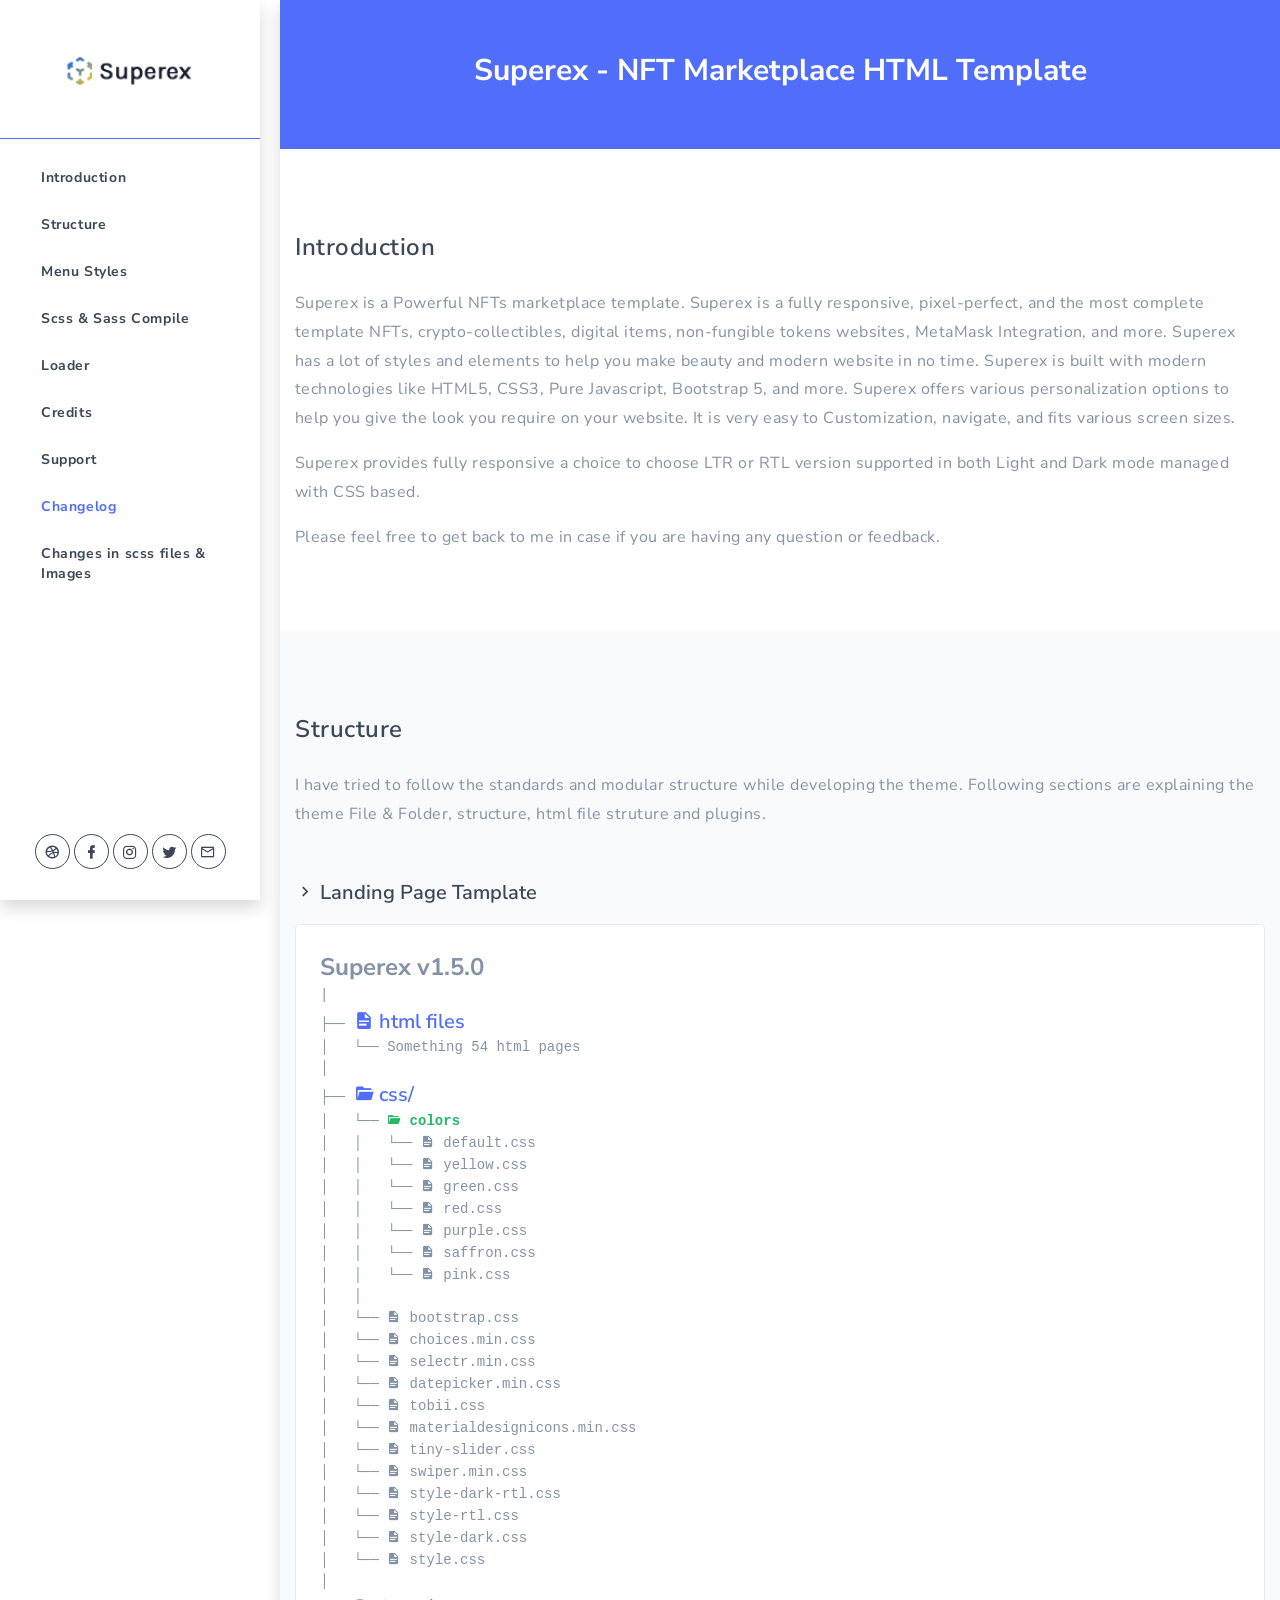
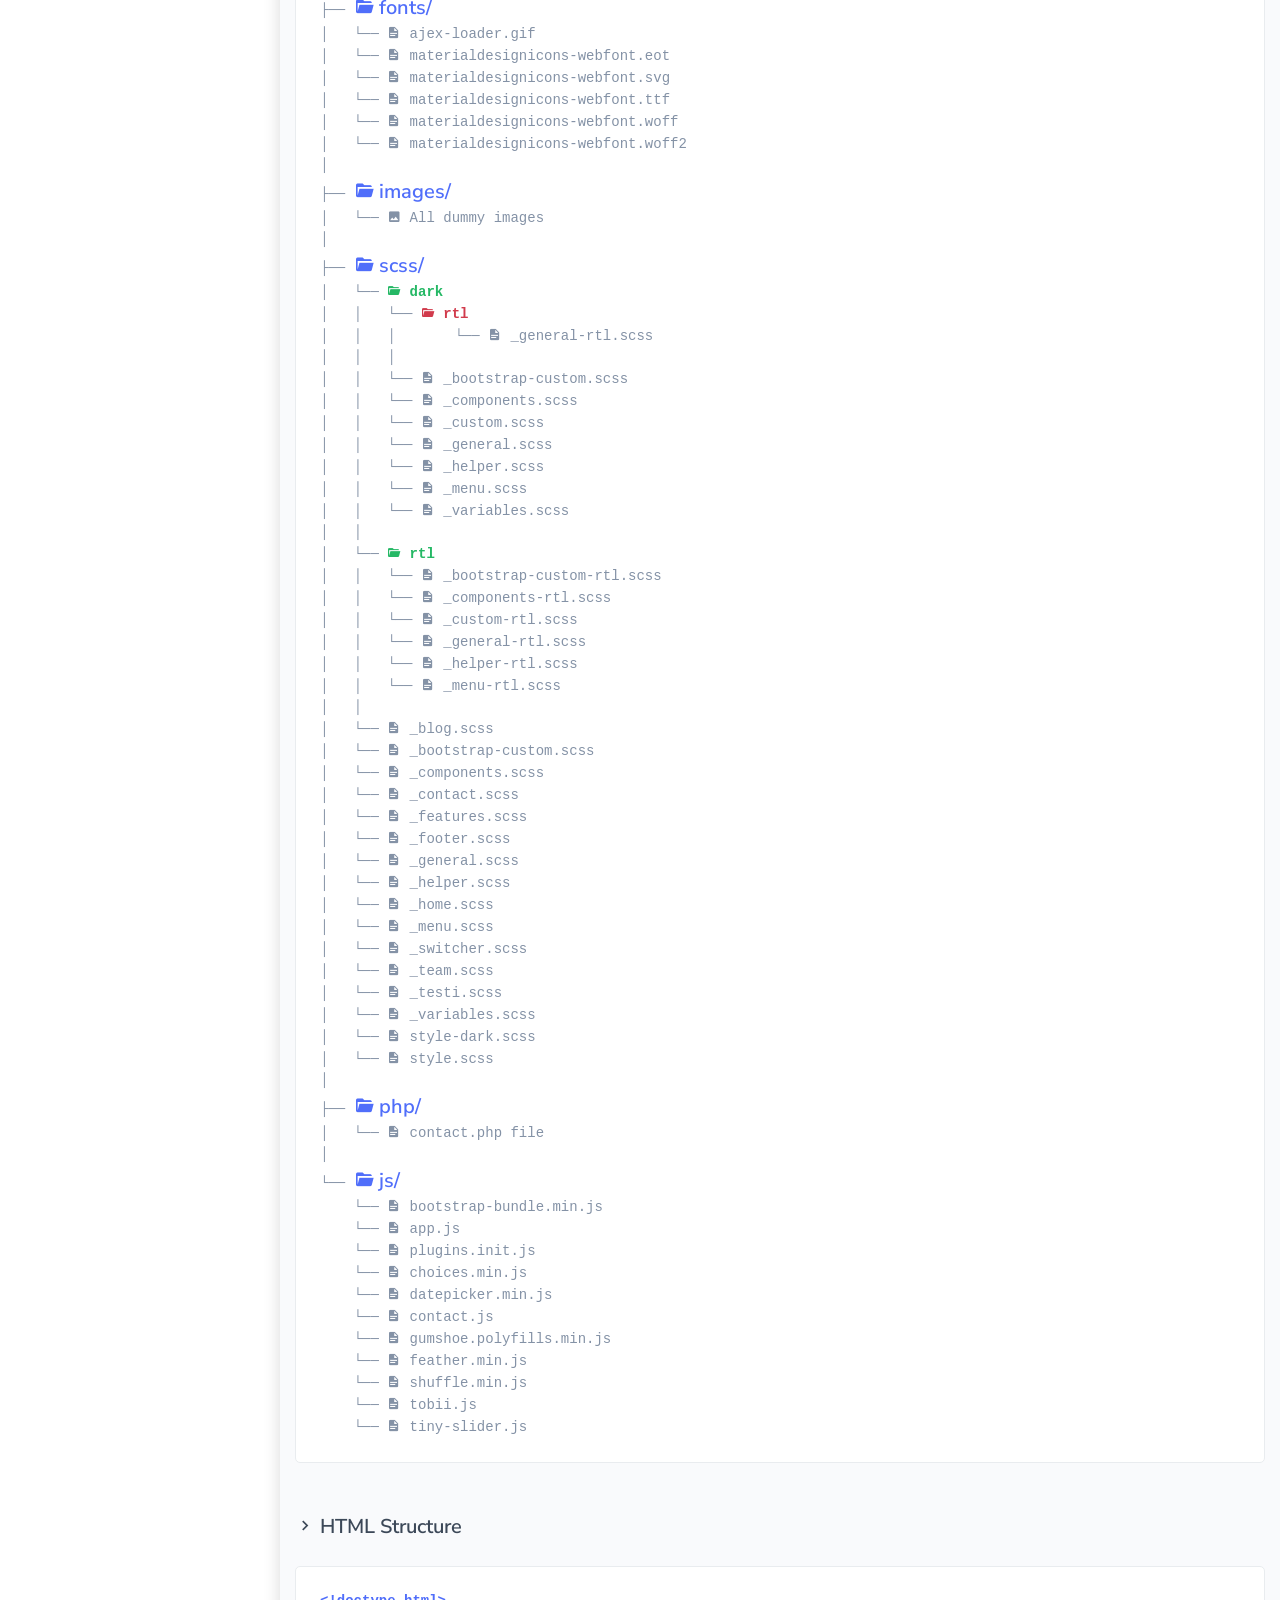
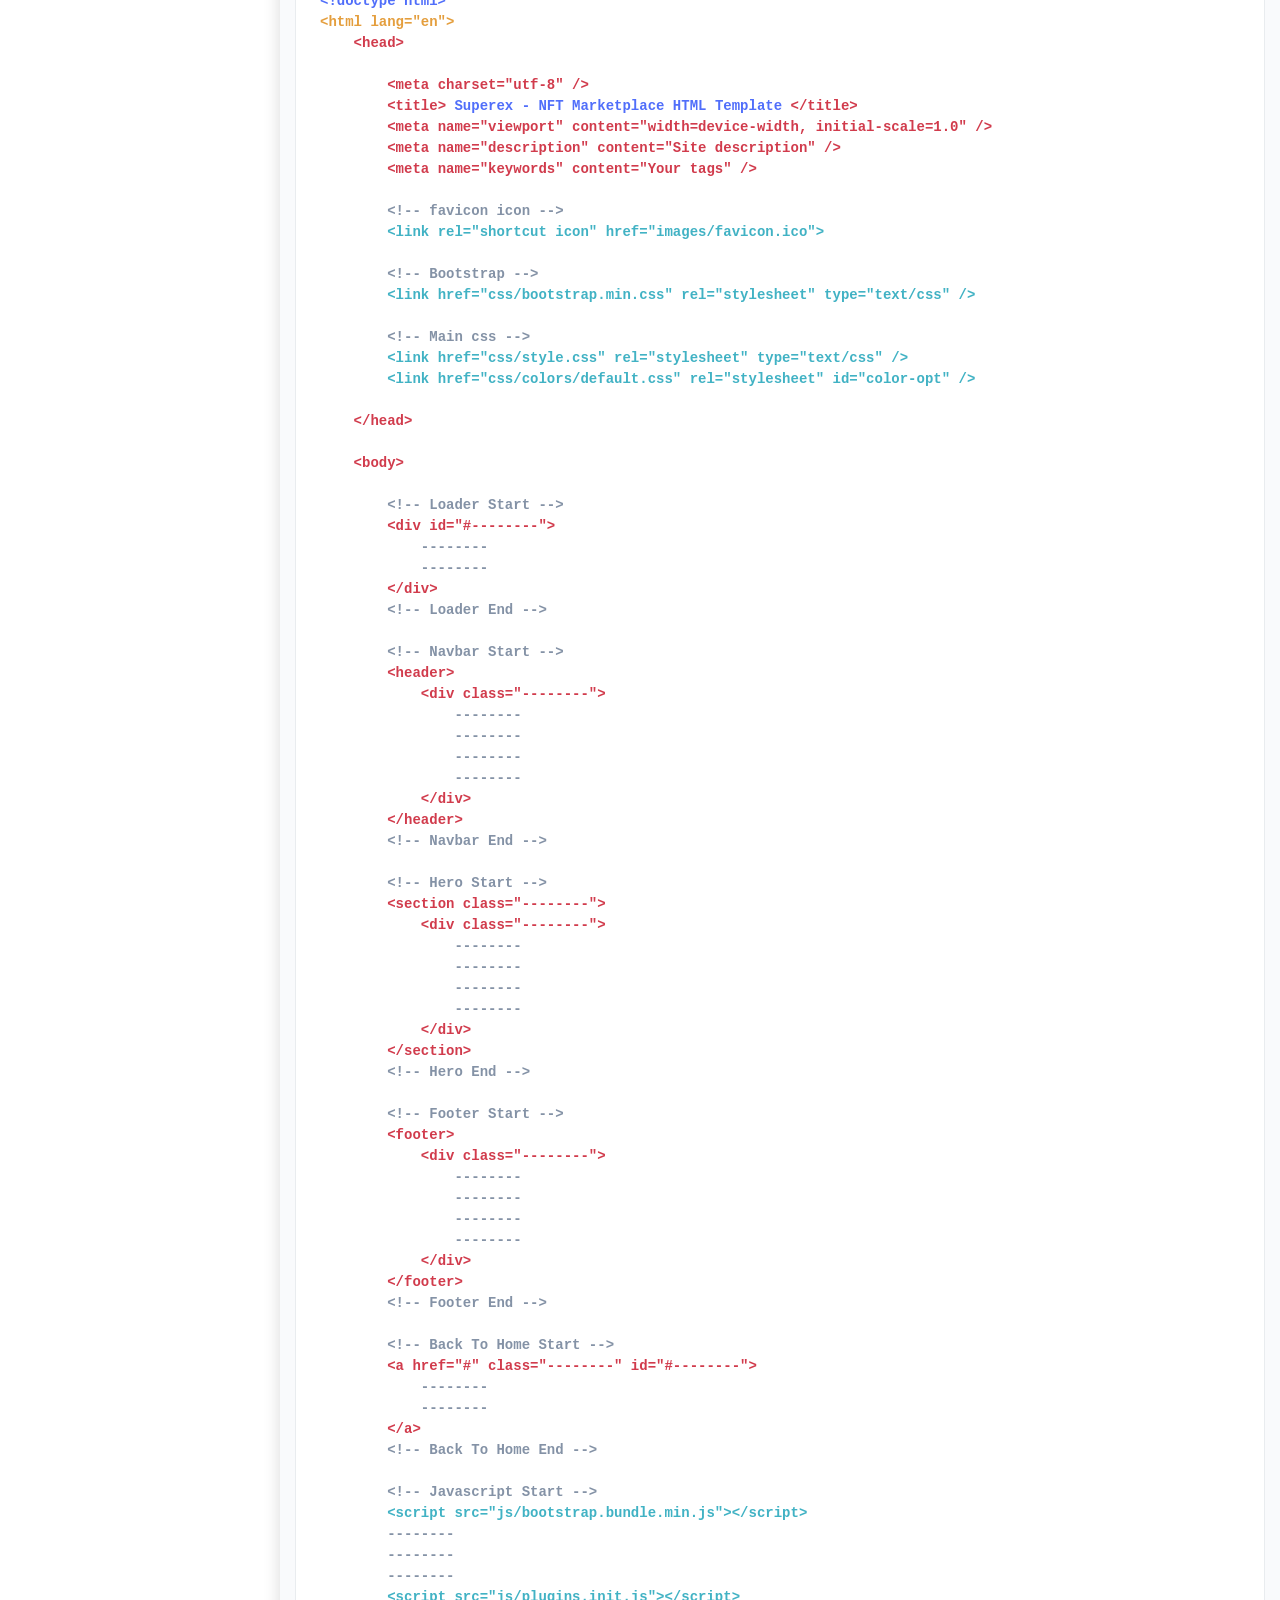
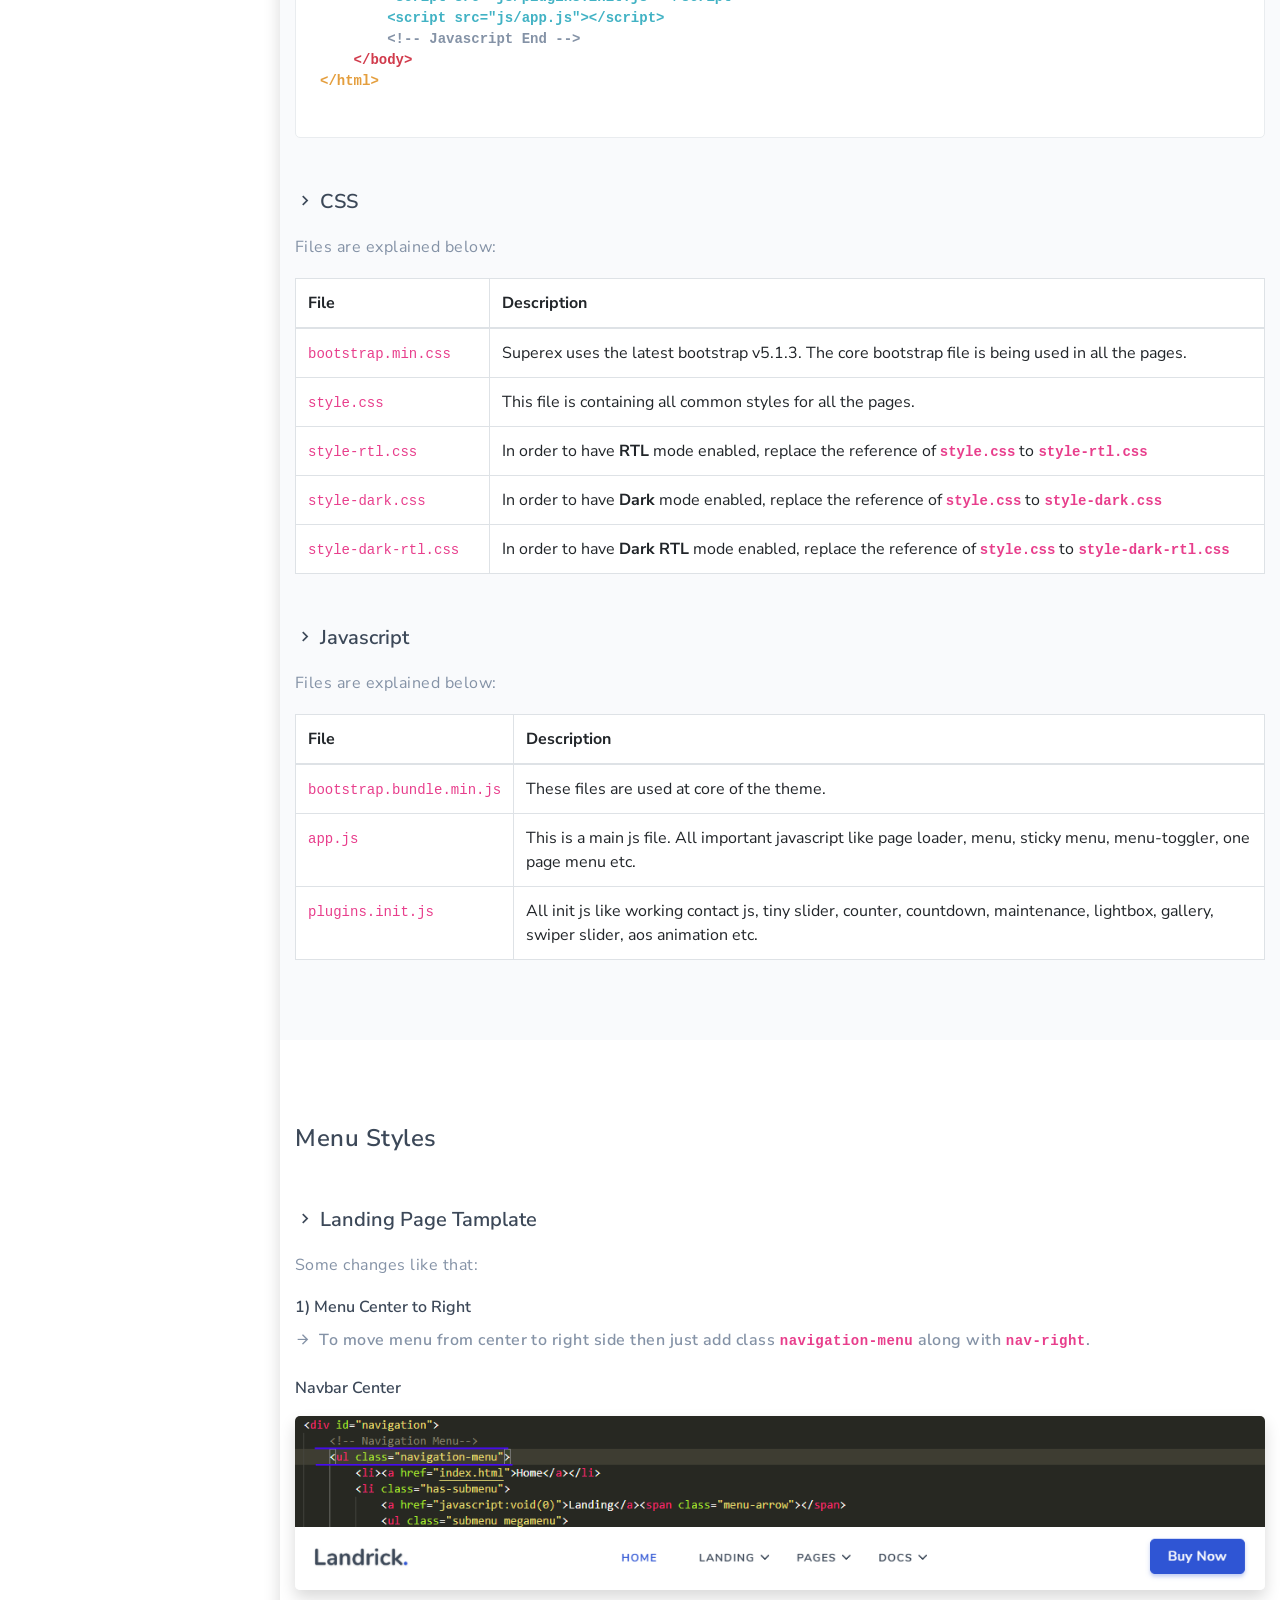
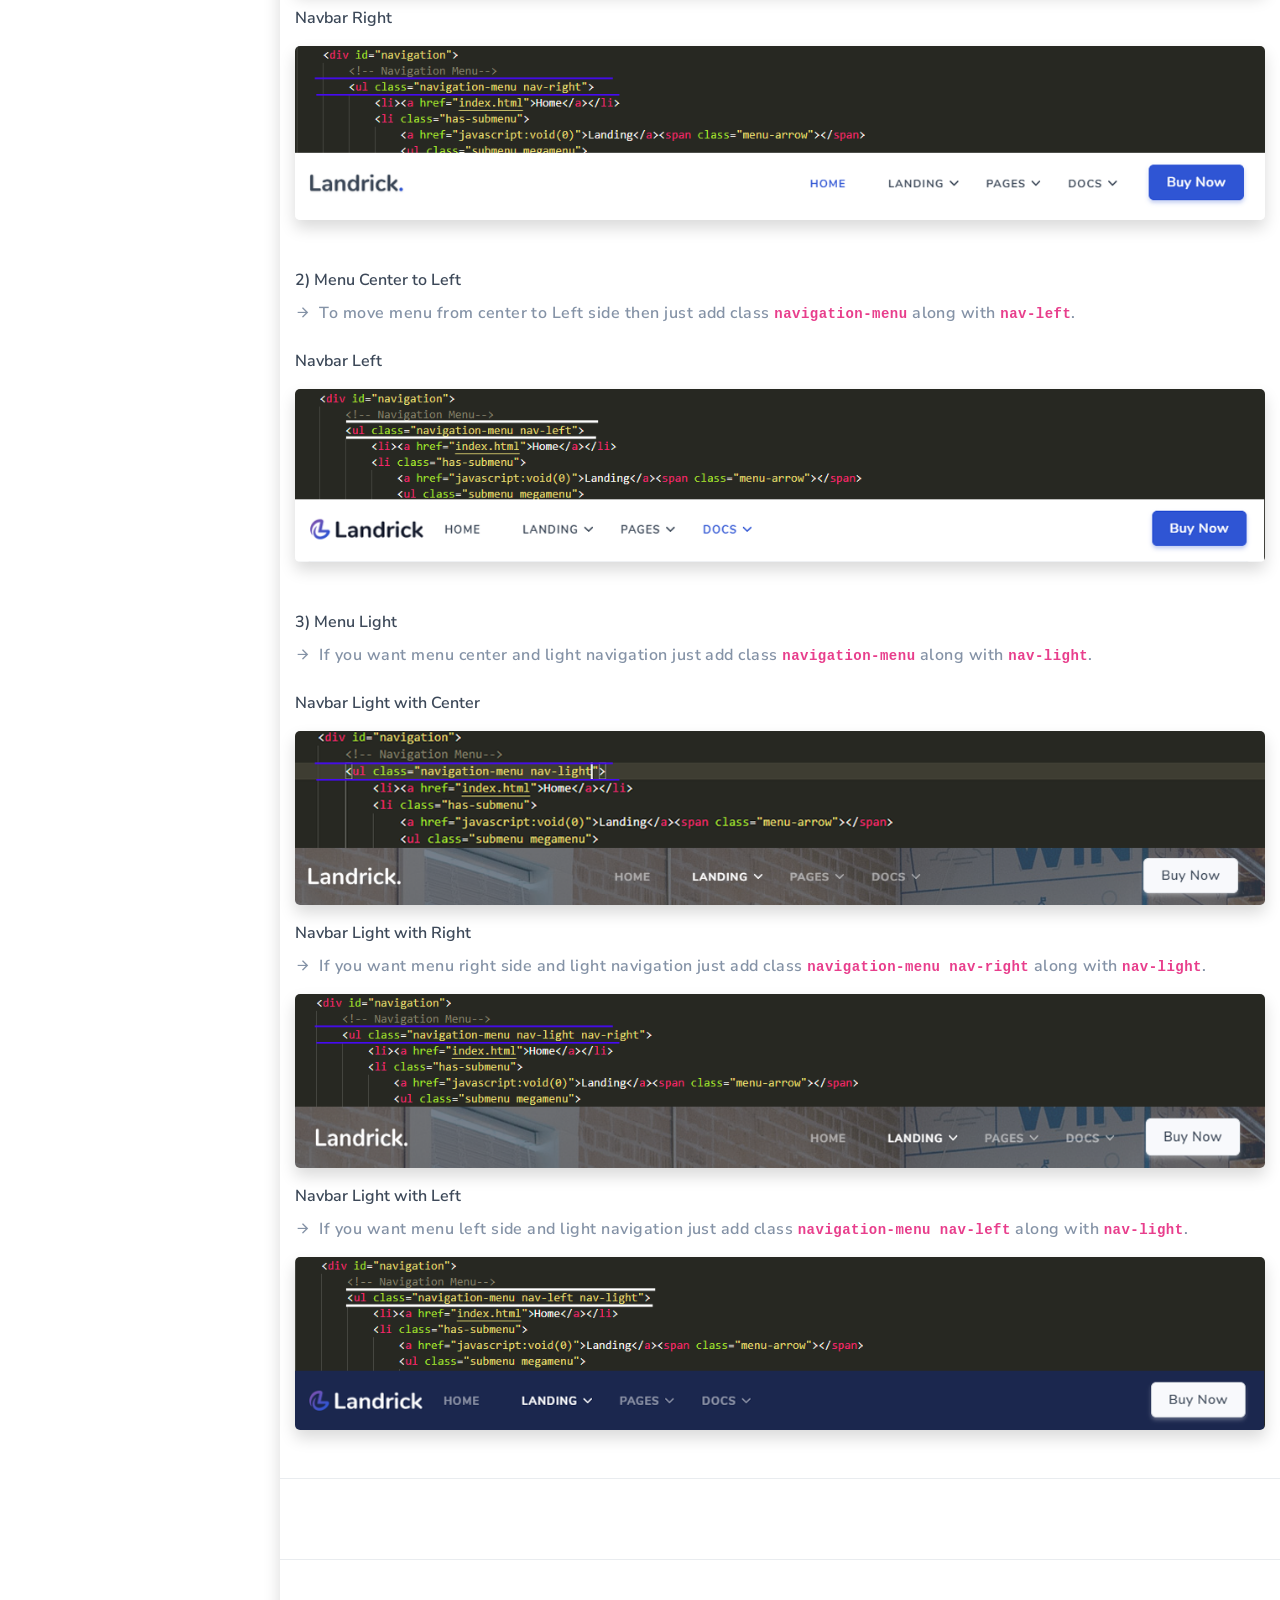
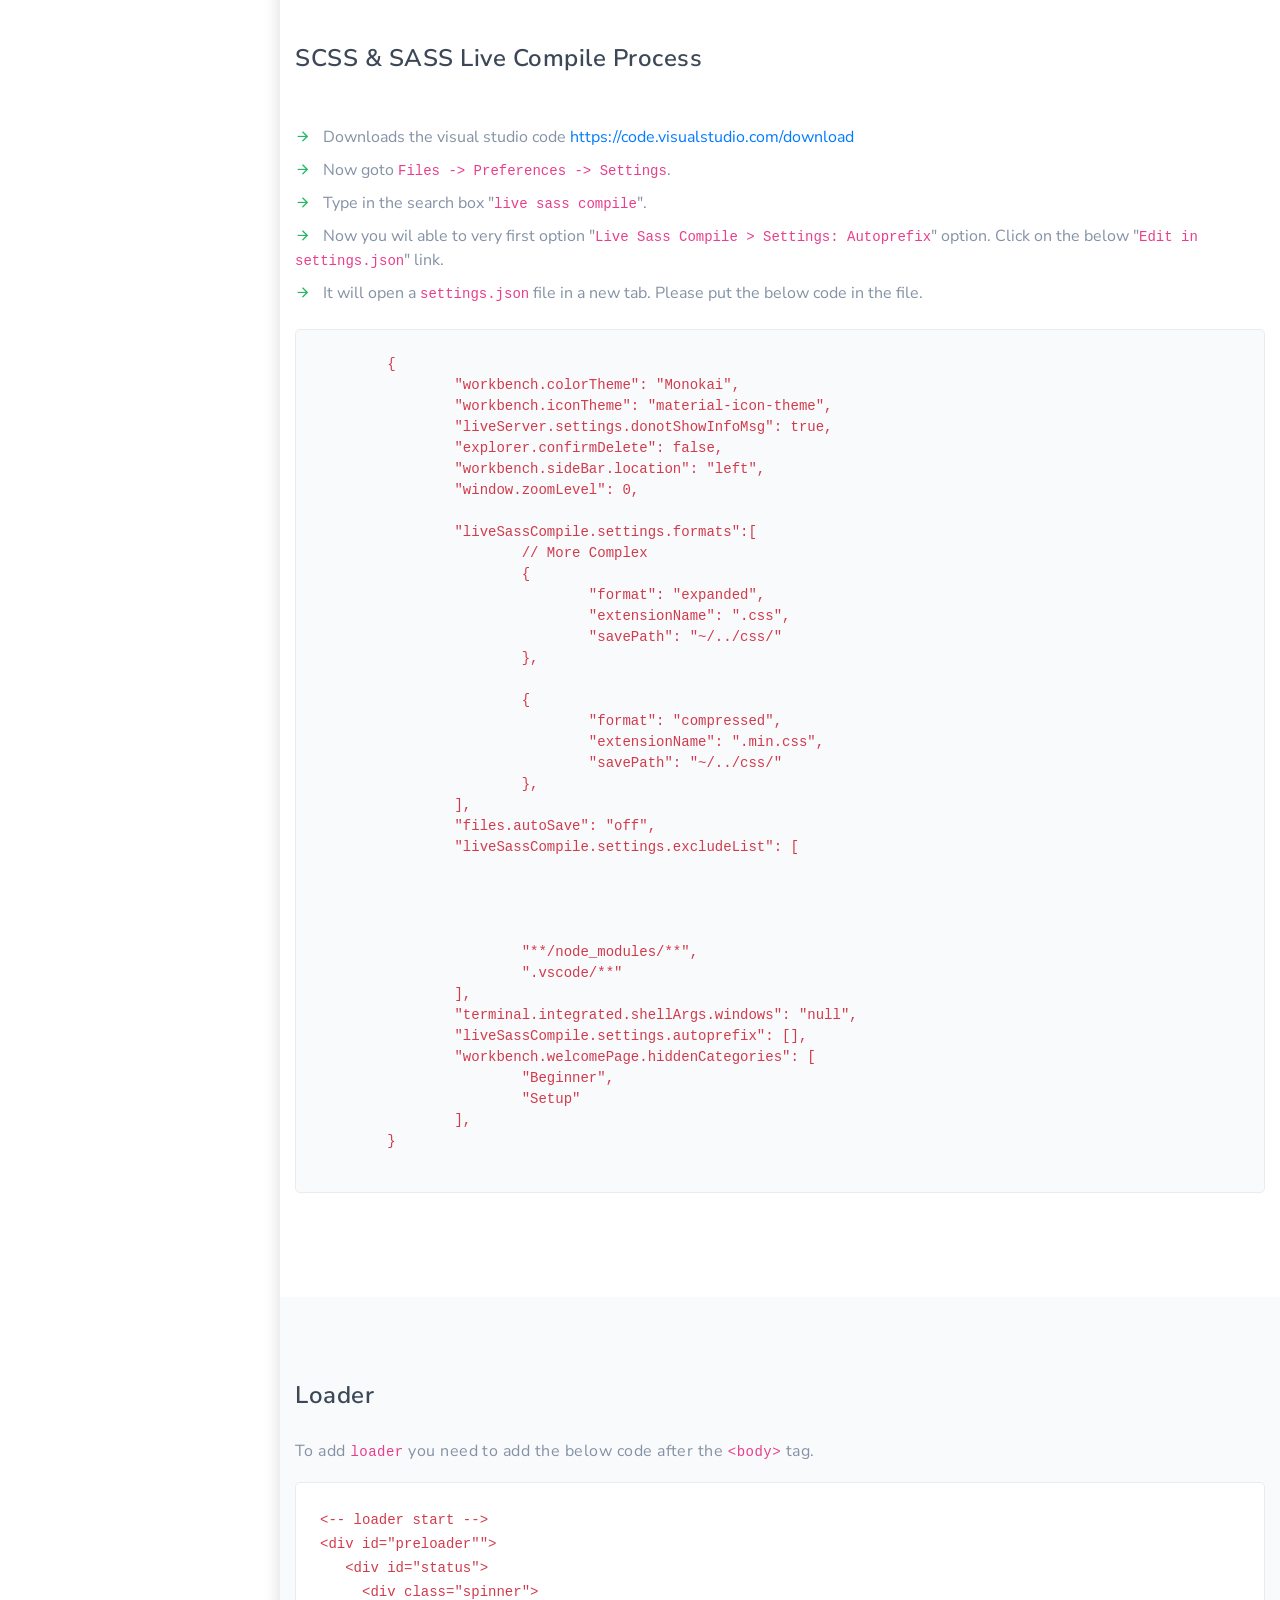
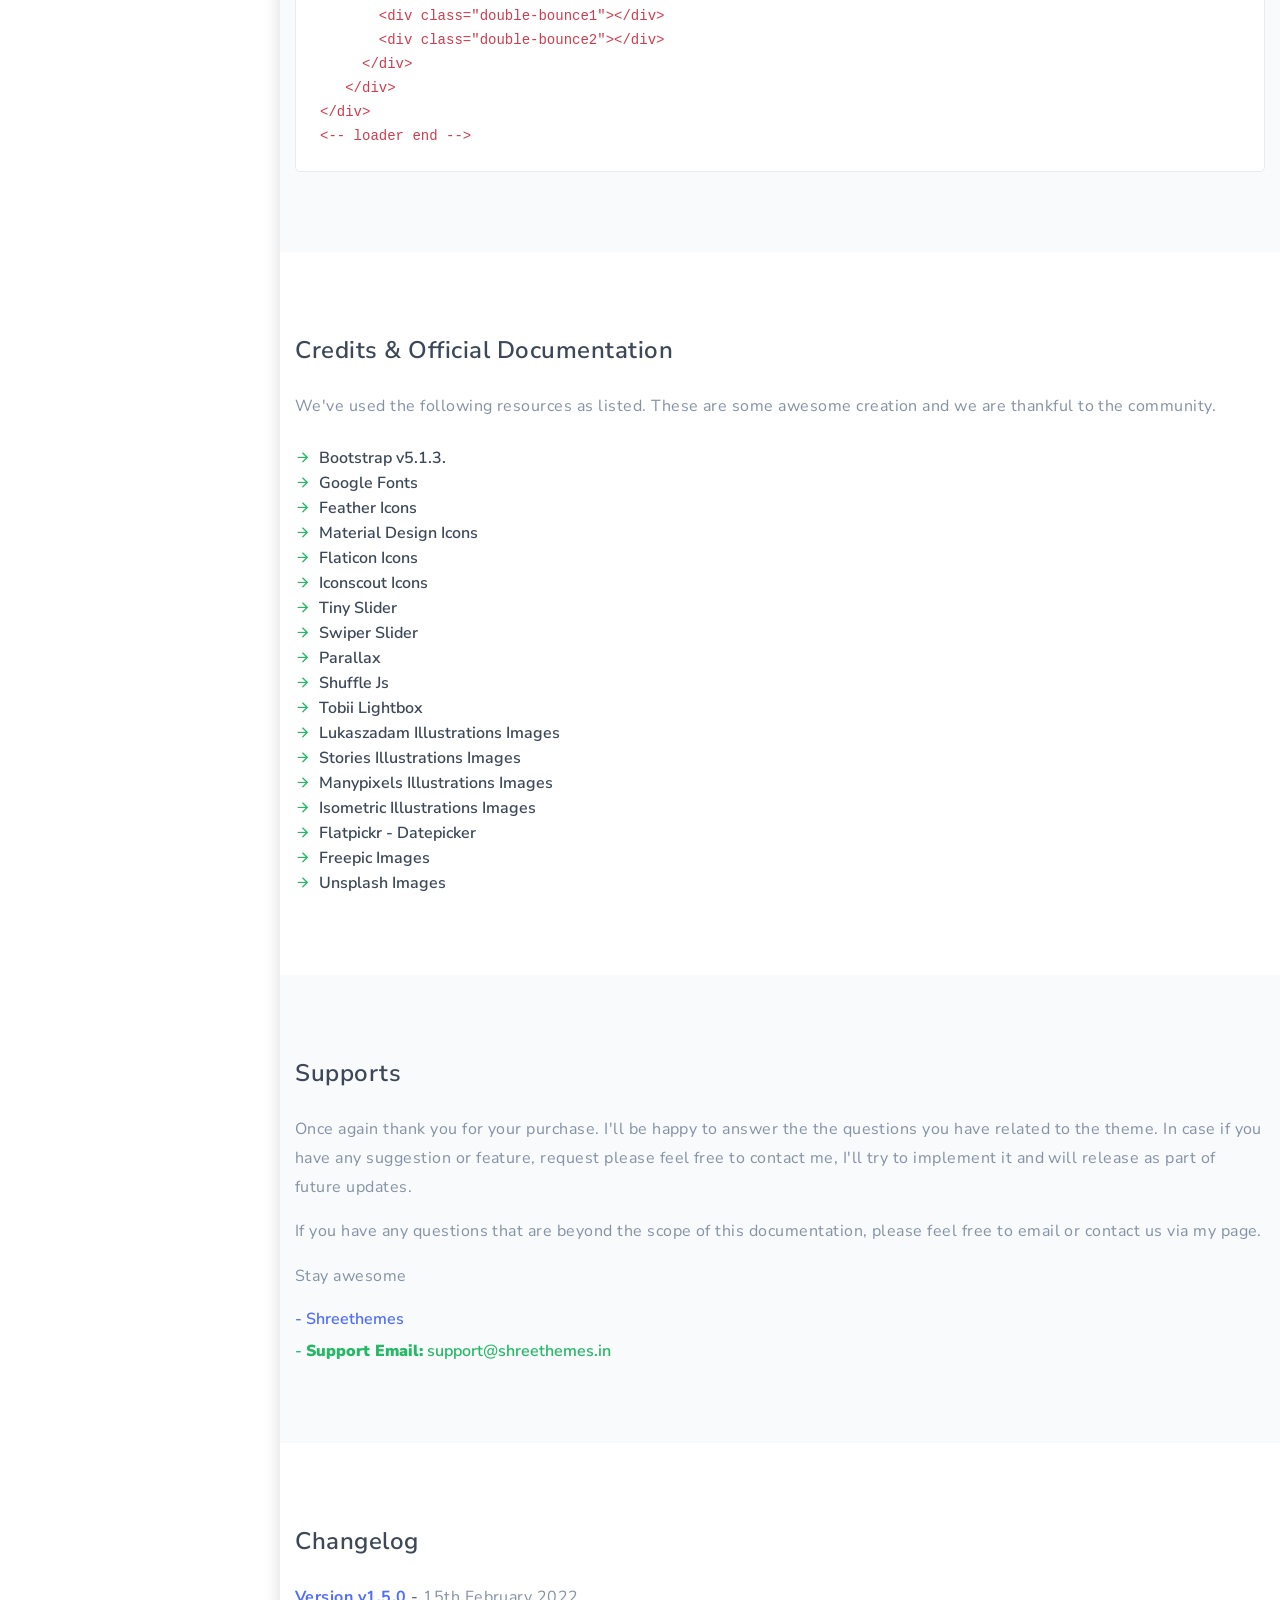
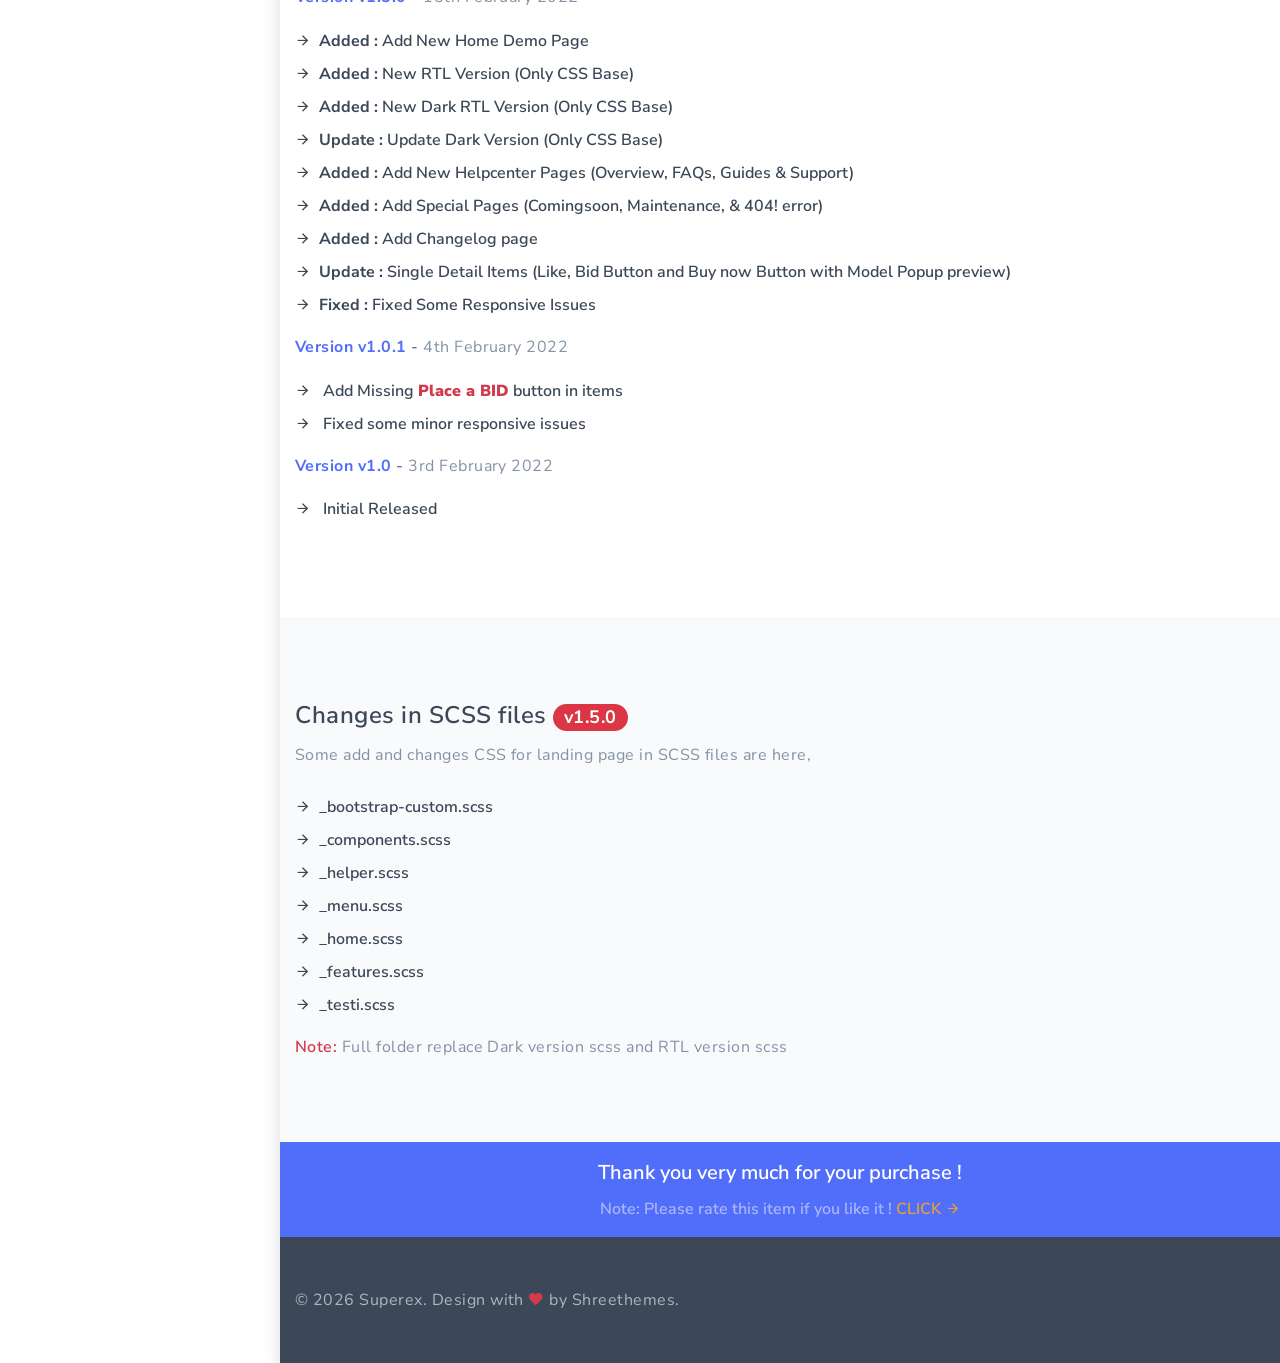
<file: Superex_HTML_Version/Documentation/index.html>
<!DOCTYPE html>
<html lang="en">
	<head>
		<meta charset="UTF-8">
	    <meta name="viewport" content="width=device-width, initial-scale=1">
	    <title>Superex - Documentation v1.5.0</title>
	    <meta name="description" content="Superex Documentation" />
	    <meta name="keywords" content="" />
	    <meta name="author" content="Shreethemes" />
        <meta name="email" content="support@shreethemes.in" />
        <meta name="website" content="https://shreethemes.in" />

	    <!-- favicon -->
        <link rel="shortcut icon" href="images/favicon.ico">
		<!-- Bootstrap core CSS -->
	    <link rel="stylesheet" href="css/bootstrap.min.css" type="text/css">
		<!-- Magnificpopup Css -->
	    <link rel="stylesheet" type="text/css" href="css/magnific-popup.css">
	    <!-- Icons -->
        <link href="css/materialdesignicons.min.css" rel="stylesheet" type="text/css" />

	    <!-- Custom  Css -->
	    <link rel="stylesheet" type="text/css" href="css/style.css" />
	</head>

	<body>
		
		<div class="sidenav shadow bg-white">
			<div class="text-center logo-border border-bottom pt-0 pt-lg-5 pb-0 pb-lg-5">
				<div class="d-none d-lg-inline-block">
					<a class="logo scrollbtn" href="#home">
						<img src="images/logo-dark.png" height="28" alt="">
					</a>
				</div>	
			</div>	
			<!-- NAVBAR -->
			<nav class="navbar navbar-expand-lg navbar-custom bg-white text-white sticky">
			    <div class="container">
					<a class="logo text-dark d-inline-block d-lg-none scrollbtn" href="#home"><img src="images/logo-dark.png" height="28" alt=""></a>
				    <button class="navbar-toggler" type="button" data-toggle="collapse" data-target="#navbarNav" aria-controls="navbarNav" aria-expanded="false" aria-label="Toggle navigation">
				        <span class="mdi mdi-menu"></span>
				    </button>

				    <div class="collapse navbar-collapse" id="navbarNav">
				        <ul class="navbar-nav nav flex-column">
				            <li class="nav-item active">
				                <a class="nav-link" href="#intro">Introduction</a>
				            </li>
				            <li class="nav-item">
				                <a class="nav-link" href="#structure">Structure</a>
				            </li>
				            <li class="nav-item">
				                <a class="nav-link" href="#menu">Menu Styles</a>
				            </li>
				            <li class="nav-item">
				                <a class="nav-link" href="#scss-live">Scss & Sass Compile</a>
				            </li>
				            <li class="nav-item">
				                <a class="nav-link" href="#loader">Loader</a>
				            </li>
				            <li class="nav-item">
				                <a class="nav-link" href="#credit">Credits</a>
				            </li>
				            <li class="nav-item">
				                <a class="nav-link" href="#support">Support</a>
				            </li>
				            <li class="nav-item">
				                <a class="nav-link" href="#changelog">Changelog</a>
							</li>
							<li class="nav-item">
				                <a class="nav-link" href="#changes">Changes in scss files & Images</a>
				            </li>
				        </ul>
				    </div>
			    </div>
			</nav>
			<!-- NAVBAR END-->

			<div class="bottom-social social-icon text-center d-none d-lg-inline-block">
				<ul class="list-unstyled icon">
					<li class="list-inline-item"><a href="https://dribbble.com/shreethemes" target="_blank"><i class="mdi mdi-dribbble"></i></a></li>
					<li class="list-inline-item"><a href="https://www.facebook.com/shreethemes/" target="_blank"><i class="mdi mdi-facebook"></i></a></li>
					<li class="list-inline-item"><a href="https://www.instagram.com/shreethemes/" target="_blank"><i class="mdi mdi-instagram"></i></a></li>
					<li class="list-inline-item"><a href="https://twitter.com/shreethemes" target="_blank"><i class="mdi mdi-twitter"></i></a></li>
					<li class="list-inline-item"><a href="mailto:support@shreethemes.in"><i class="mdi mdi-email-outline" title="email"></i></a></li>
				</ul>
			</div>
		</div>

		<div class="main shadow bg-white">

			<!-- Main Title Start -->
			<section class="py-5 mt-lg-0 mt-5 bg-primary" id="home">
				<div class="container mt-lg-0 mt-2">
					<div class="row justify-content-center">
						<div class="col-12">
							<div class="text-center">
								<h3 class="text-white font-weight-bold">Superex - NFT Marketplace HTML Template</h3>
							</div>
						</div>
					</div>
				</div>
			</section>
			<!-- Main Title End -->
			
			<!-- Intro Start -->
			<section class="section" id="intro">
				<div class="container">
					<div class="row">
						<div class="col-12">
							<div class="section-title mb-4">
								<h4 class="title">Introduction</h4>
							</div>

							<p class="text-muted">Superex is a Powerful NFTs marketplace template. Superex is a fully responsive, pixel-perfect, and the most complete template NFTs, crypto-collectibles, digital items, non-fungible tokens websites, MetaMask Integration, and more. Superex has a lot of styles and elements to help you make beauty and modern website in no time. Superex is built with modern technologies like HTML5, CSS3, Pure Javascript, Bootstrap 5, and more. Superex offers various personalization options to help you give the look you require on your website. It is very easy to Customization, navigate, and fits various screen sizes.</p>
							<p class="text-muted">Superex provides fully responsive a choice to choose LTR or RTL version supported in both Light and Dark mode managed with CSS based.</p>
							<p class="text-muted mb-0">Please feel free to get back to me in case if you are having any question or feedback.</p>
						</div>
					</div>
				</div>
			</section>
			<!-- Intro End -->

			<!-- structure Start -->
			<section class="section bg-light" id="structure">
				<div class="container">
					<div class="row">
						<div class="col-12">
							<div class="section-title mb-4">
								<h4 class="title">Structure</h4>
							</div>
							<p class="text-muted mb-0">I have tried to follow the standards and modular structure while developing the theme. Following sections are explaining the theme File & Folder, structure, html file struture and plugins.</p>
						
							<h5 class="mt-5 mb-3"><i class="mdi mdi-chevron-right"></i> Landing Page Tamplate</h5>
							<pre class="prettyprint text-muted bg-white mb-0 border p-4 rounded">
<span class="font-weight-bold h4">Superex v1.5.0</span>
|
├── <b class="text-primary h5"><i class="mdi mdi-file-document"></i> html files</b>
│   └── Something 54 html pages
│
├── <b class="text-primary h5"><i class="mdi mdi-folder-open"></i> css/</b>
│   └── <b class="text-success"><i class="mdi mdi-folder-open"></i> colors</b>
│   │   └── <i class="mdi mdi-file-document"></i> default.css
│   │   └── <i class="mdi mdi-file-document"></i> yellow.css
│   │   └── <i class="mdi mdi-file-document"></i> green.css
│   │   └── <i class="mdi mdi-file-document"></i> red.css
│   │   └── <i class="mdi mdi-file-document"></i> purple.css
│   │   └── <i class="mdi mdi-file-document"></i> saffron.css
│   │   └── <i class="mdi mdi-file-document"></i> pink.css
│   │
│   └── <i class="mdi mdi-file-document"></i> bootstrap.css
│   └── <i class="mdi mdi-file-document"></i> choices.min.css
│   └── <i class="mdi mdi-file-document"></i> selectr.min.css
│   └── <i class="mdi mdi-file-document"></i> datepicker.min.css
│   └── <i class="mdi mdi-file-document"></i> tobii.css
│   └── <i class="mdi mdi-file-document"></i> materialdesignicons.min.css
│   └── <i class="mdi mdi-file-document"></i> tiny-slider.css
│   └── <i class="mdi mdi-file-document"></i> swiper.min.css
│   └── <i class="mdi mdi-file-document"></i> style-dark-rtl.css
│   └── <i class="mdi mdi-file-document"></i> style-rtl.css
│   └── <i class="mdi mdi-file-document"></i> style-dark.css
│   └── <i class="mdi mdi-file-document"></i> style.css
│
├── <b class="text-primary h5"><i class="mdi mdi-folder-open"></i> fonts/</b>
│   └── <i class="mdi mdi-file-document"></i> ajex-loader.gif
│   └── <i class="mdi mdi-file-document"></i> materialdesignicons-webfont.eot
│   └── <i class="mdi mdi-file-document"></i> materialdesignicons-webfont.svg
│   └── <i class="mdi mdi-file-document"></i> materialdesignicons-webfont.ttf
│   └── <i class="mdi mdi-file-document"></i> materialdesignicons-webfont.woff
│   └── <i class="mdi mdi-file-document"></i> materialdesignicons-webfont.woff2
│
├── <b class="text-primary h5"><i class="mdi mdi-folder-open"></i> images/</b>
│   └── <i class="mdi mdi-image"></i> All dummy images
│
├── <b class="text-primary h5"><i class="mdi mdi-folder-open"></i> scss/</b>
│   └── <b class="text-success"><i class="mdi mdi-folder-open"></i> dark</b>
│   │	└── <b class="text-danger"><i class="mdi mdi-folder-open"></i> rtl</b>
│   │	│	└── <i class="mdi mdi-file-document"></i> _general-rtl.scss
│   │	│
│   │	└── <i class="mdi mdi-file-document"></i> _bootstrap-custom.scss
│   │	└── <i class="mdi mdi-file-document"></i> _components.scss
│   │	└── <i class="mdi mdi-file-document"></i> _custom.scss
│   │	└── <i class="mdi mdi-file-document"></i> _general.scss
│   │	└── <i class="mdi mdi-file-document"></i> _helper.scss
│   │	└── <i class="mdi mdi-file-document"></i> _menu.scss
│   │	└── <i class="mdi mdi-file-document"></i> _variables.scss
│   │
│   └── <b class="text-success"><i class="mdi mdi-folder-open"></i> rtl</b>
│   │	└── <i class="mdi mdi-file-document"></i> _bootstrap-custom-rtl.scss
│   │	└── <i class="mdi mdi-file-document"></i> _components-rtl.scss
│   │	└── <i class="mdi mdi-file-document"></i> _custom-rtl.scss
│   │	└── <i class="mdi mdi-file-document"></i> _general-rtl.scss
│   │	└── <i class="mdi mdi-file-document"></i> _helper-rtl.scss
│   │	└── <i class="mdi mdi-file-document"></i> _menu-rtl.scss 
│   │
│   └── <i class="mdi mdi-file-document"></i> _blog.scss
│   └── <i class="mdi mdi-file-document"></i> _bootstrap-custom.scss
│   └── <i class="mdi mdi-file-document"></i> _components.scss
│   └── <i class="mdi mdi-file-document"></i> _contact.scss
│   └── <i class="mdi mdi-file-document"></i> _features.scss
│   └── <i class="mdi mdi-file-document"></i> _footer.scss
│   └── <i class="mdi mdi-file-document"></i> _general.scss
│   └── <i class="mdi mdi-file-document"></i> _helper.scss
│   └── <i class="mdi mdi-file-document"></i> _home.scss
│   └── <i class="mdi mdi-file-document"></i> _menu.scss
│   └── <i class="mdi mdi-file-document"></i> _switcher.scss
│   └── <i class="mdi mdi-file-document"></i> _team.scss
│   └── <i class="mdi mdi-file-document"></i> _testi.scss
│   └── <i class="mdi mdi-file-document"></i> _variables.scss
│   └── <i class="mdi mdi-file-document"></i> style-dark.scss
│   └── <i class="mdi mdi-file-document"></i> style.scss
│
├── <b class="text-primary h5"><i class="mdi mdi-folder-open"></i> php/</b>
│   └── <i class="mdi mdi-file-document"></i> contact.php file
│
└── <b class="text-primary h5"><i class="mdi mdi-folder-open"></i> js/</b>
    └── <i class="mdi mdi-file-document"></i> bootstrap-bundle.min.js
    └── <i class="mdi mdi-file-document"></i> app.js
    └── <i class="mdi mdi-file-document"></i> plugins.init.js
    └── <i class="mdi mdi-file-document"></i> choices.min.js
    └── <i class="mdi mdi-file-document"></i> datepicker.min.js
    └── <i class="mdi mdi-file-document"></i> contact.js
    └── <i class="mdi mdi-file-document"></i> gumshoe.polyfills.min.js
    └── <i class="mdi mdi-file-document"></i> feather.min.js
    └── <i class="mdi mdi-file-document"></i> shuffle.min.js
    └── <i class="mdi mdi-file-document"></i> tobii.js
    └── <i class="mdi mdi-file-document"></i> tiny-slider.js </pre>

							<h5 class="mt-5 mb-3"><i class="mdi mdi-chevron-right"></i> HTML Structure</h5>
							<pre class="code mb-0 mt-4 font-weight-bold p-4 bg-white rounded border text-muted">
<span class="text-primary">&lt;!doctype html&gt;</span>
<span class="text-warning">&lt;html lang="en"&gt;</span>
    <span class="text-danger">&lt;head&gt;</span>

        <span class="text-danger">&lt;meta charset="utf-8" /&gt;</span>
        <span class="text-danger">&lt;title&gt;</span><span class="text-primary"> Superex - NFT Marketplace HTML Template </span><span class="text-danger">&lt;/title&gt;</span>
        <span class="text-danger">&lt;meta name="viewport" content="width=device-width, initial-scale=1.0" /&gt;</span>
        <span class="text-danger">&lt;meta name="description" content="Site description" /&gt;</span>
        <span class="text-danger">&lt;meta name="keywords" content="Your tags" /&gt;</span>

        <span class="text-muted">&lt;!-- favicon icon --&gt;</span>
        <span class="text-info">&lt;link rel="shortcut icon" href="images/favicon.ico"&gt;</span>

        <span class="text-muted">&lt;!-- Bootstrap --&gt;</span>
        <span class="text-info">&lt;link href="css/bootstrap.min.css" rel="stylesheet" type="text/css" /&gt;</span>

        <span class="text-muted">&lt;!-- Main css --&gt;</span>
        <span class="text-info">&lt;link href="css/style.css" rel="stylesheet" type="text/css" /&gt;</span>
        <span class="text-info">&lt;link href="css/colors/default.css" rel="stylesheet" id="color-opt" /&gt;</span>
    
    <span class="text-danger">&lt;/head&gt;</span>

    <span class="text-danger">&lt;body&gt;</span>

        <span class="text-muted">&lt;!-- Loader Start --&gt;</span>
        <span class="text-danger">&lt;div id="#--------"&gt;</span>
            --------
            --------
        <span class="text-danger">&lt;/div&gt;</span>
        <span class="text-muted">&lt;!-- Loader End --&gt;</span>

        <span class="text-muted">&lt;!-- Navbar Start --&gt;</span>
        <span class="text-danger">&lt;header&gt;</span>
            <span class="text-danger">&lt;div class="--------"&gt;</span>
                --------
                --------
                --------
                --------
            <span class="text-danger">&lt;/div&gt;</span>
        <span class="text-danger">&lt;/header&gt;</span>
        <span class="text-muted">&lt;!-- Navbar End --&gt;</span>

        <span class="text-muted">&lt;!-- Hero Start --&gt;</span>
        <span class="text-danger">&lt;section class="--------"&gt;</span>
            <span class="text-danger">&lt;div class="--------"&gt;</span>
                --------
                --------
                --------
                --------
            <span class="text-danger">&lt;/div&gt;</span>
        <span class="text-danger">&lt;/section&gt;</span>
        <span class="text-muted">&lt;!-- Hero End --&gt;</span>

        <span class="text-muted">&lt;!-- Footer Start --&gt;</span>
        <span class="text-danger">&lt;footer&gt;</span>
            <span class="text-danger">&lt;div class="--------"&gt;</span>
                --------
                --------
                --------
                --------
            <span class="text-danger">&lt;/div&gt;</span>
        <span class="text-danger">&lt;/footer&gt;</span>
        <span class="text-muted">&lt;!-- Footer End --&gt;</span>

        <span class="text-muted">&lt;!-- Back To Home Start --&gt;</span>
        <span class="text-danger">&lt;a href="#" class="--------" id="#--------"&gt;</span>
            --------
            --------
        <span class="text-danger">&lt;/a&gt;</span>
        <span class="text-muted">&lt;!-- Back To Home End --&gt;</span>

        <span class="text-muted">&lt;!-- Javascript Start --&gt;</span>
        <span class="text-info">&lt;script src="js/bootstrap.bundle.min.js"&gt;&lt;/script&gt;</span>
        --------
        --------
        --------
        <span class="text-info">&lt;script src="js/plugins.init.js"&gt;&lt;/script&gt;</span>
        <span class="text-info">&lt;script src="js/app.js"&gt;&lt;/script&gt;</span>
        <span class="text-muted">&lt;!-- Javascript End --&gt;</span>
    <span class="text-danger">&lt;/body&gt;</span>
<span class="text-warning">&lt;/html&gt;</span>
                        </pre><!--end pre code-->
							<!-- <img src="images/html.png" class="img-fluid rounded border" alt=""> -->

							<h5 class="mt-5 mb-3"><i class="mdi mdi-chevron-right"></i> CSS</h5>
							<p class="text-muted">Files are explained below: </p>

							<table class="table table-bordered bg-white m-0">
								<thead>
									<tr>
										<th style="width: 20%;"><i class="ti-file"></i> File</th>
										<th>Description</th>
									</tr>
								</thead>
								<tbody>
									<tr>
										<td>
											<code>bootstrap.min.css</code>
										</td>
										<td>
											Superex uses the latest bootstrap v5.1.3. The core bootstrap file is being used in all the pages.
										</td>
									</tr>

									<tr>
										<td>
											<code>style.css</code>
										</td>
										<td>
											This file is containing all common styles for all the pages.
										</td>
									</tr>
									
									<tr>
										<td>
											<code>style-rtl.css</code>
										</td>
										<td>
											In order to have <b>RTL</b> mode enabled, replace the reference of <code class="font-weight-bold">style.css</code> to <code class="font-weight-bold">style-rtl.css</code>
										</td>
									</tr>
									<tr>
										<td>
											<code>style-dark.css</code>
										</td>
										<td>
											In order to have <b>Dark</b> mode enabled, replace the reference of <code class="font-weight-bold">style.css</code> to <code class="font-weight-bold">style-dark.css</code>
										</td>
									</tr>
									<tr>
										<td>
											<code>style-dark-rtl.css</code>
										</td>
										<td>
											In order to have <b>Dark RTL</b> mode enabled, replace the reference of <code class="font-weight-bold">style.css</code> to <code class="font-weight-bold">style-dark-rtl.css</code>
										</td>
									</tr>
								</tbody>
							</table>

							<h5 class="mt-5 mb-3"><i class="mdi mdi-chevron-right"></i> Javascript</h5>
							<p class="text-muted">Files are explained below: </p>

							<table class="table table-bordered bg-white m-0">
								<thead>
									<tr>
										<th style="width: 20%;"><i class="ti-file"></i> File</th>
										<th>Description</th>
									</tr>
								</thead>
								<tbody>
									<tr>
										<td>
											<code>bootstrap.bundle.min.js</code>
										</td>
										<td>
											These files are used at core of the theme.
										</td>
									</tr>
									<tr>
										<td>
											<code>app.js</code>
										</td>
										<td>
											This is a main js file. All important javascript like page loader, menu, sticky menu, menu-toggler, one page menu etc.
										</td>
									</tr>
									<tr>
										<td>
											<code>plugins.init.js</code>
										</td>
										<td>
											All init js like working contact js, tiny slider, counter, countdown, maintenance, lightbox, gallery, swiper slider, aos animation etc.
										</td>
									</tr>
								</tbody>
							</table>
						</div>
					</div>
				</div>
			</section>
			<!-- structure End -->

			<!-- Menu -->
			<section class="section" id="menu">
				<div class="container">
					<div class="row">
						<div class="col-12">
							<div class="section-title mb-4">
								<h4 class="title">Menu Styles</h4>
							</div>
							<h5 class="mt-5 mb-3"><i class="mdi mdi-chevron-right"></i> Landing Page Tamplate</h5>
							<p class="text-muted">Some changes like that: </p>

							<h6>1) Menu Center to Right</h6>
							<p class="h6 text-muted"><i class="mdi mdi-arrow-right mr-2"></i>To move menu from center to right side then just add class <code>navigation-menu</code> along with <code>nav-right</code>.</p>
							<div class="row">
								<div class="col-12 mt-3">
									<h6 class="mb-3">Navbar Center</h6>
									<img src="images/nav-center.png" class="img-fluid rounded shadow" alt="">
								</div>
								<div class="col-12 mt-3">
									<h6 class="mb-3">Navbar Right</h6>
									<img src="images/nav-right.png" class="img-fluid rounded shadow" alt="">
								</div>
							</div>

							<h6 class="mt-5">2) Menu Center to Left</h6>
							<p class="h6 text-muted"><i class="mdi mdi-arrow-right mr-2"></i>To move menu from center to Left side then just add class <code>navigation-menu</code> along with <code>nav-left</code>.</p>
							<div class="row">
								<div class="col-12 mt-3">
									<h6 class="mb-3">Navbar Left</h6>
									<img src="images/nav-left.png" class="img-fluid rounded shadow" alt="">
								</div>
							</div>

							<h6 class="mt-5">3) Menu Light</h6>
							<p class="h6 text-muted"><i class="mdi mdi-arrow-right mr-2"></i>If you want menu center and light navigation just add class <code>navigation-menu</code> along with <code>nav-light</code>.</p>
							<div class="row border-bottom pb-5">
								<div class="col-12 mt-3">
									<h6 class="mb-3">Navbar Light with Center</h6>
									<img src="images/nav-light-center.png" class="img-fluid rounded shadow" alt="">
								</div>
								<div class="col-12 mt-3">
									<h6>Navbar Light with Right</h6>
									<p class="h6 text-muted mb-3"><i class="mdi mdi-arrow-right mr-2"></i>If you want menu right side and light navigation just add class <code>navigation-menu nav-right</code> along with <code>nav-light</code>.</p>
									<img src="images/nav-light-right.png" class="img-fluid rounded shadow" alt="">
								</div>
								<div class="col-12 mt-3">
									<h6>Navbar Light with Left</h6>
									<p class="h6 text-muted mb-3"><i class="mdi mdi-arrow-right mr-2"></i>If you want menu left side and light navigation just add class <code>navigation-menu nav-left</code> along with <code>nav-light</code>.</p>
									<img src="images/nav-light-left.png" class="img-fluid rounded shadow" alt="">
								</div>
							</div>
						</div>
					</div>
				</div>
			</section>
			<!-- Menu -->

			<!-- Scss Live Compile -->
			<section class="section border-top" id="scss-live">
				<div class="container">
					<div class="row">
						<div class="col-12">
							<div class="section-title mb-4">
								<h4 class="title">SCSS & SASS Live Compile Process</h4>
								<ul class="list-unstyled mt-5">
									<li class="text-muted"><i class="mdi mdi-arrow-right text-success mr-2"></i> Downloads the visual studio code <a href="https://code.visualstudio.com/download" target="_blank">https://code.visualstudio.com/download</a></li>
									<li class="text-muted mt-2"><i class="mdi mdi-arrow-right text-success mr-2"></i> Now goto <code>Files -> Preferences -> Settings</code>. </li>
									<li class="text-muted mt-2"><i class="mdi mdi-arrow-right text-success mr-2"></i> Type in the search box "<code>live sass compile</code>". </li>
									<li class="text-muted mt-2"><i class="mdi mdi-arrow-right text-success mr-2"></i> Now you wil able to very first option "<code>Live Sass Compile > Settings: Autoprefix</code>" option. Click on the below "<code>Edit in settings.json</code>" link.</li>
									<li class="text-muted mt-2"><i class="mdi mdi-arrow-right text-success mr-2"></i> It will open a <code>settings.json</code> file in a new tab. Please put the below code in the file.</li>
									<li>
<div class="bg-light p-4 border rounded mt-4">
<pre class="text-danger">
	{
		"workbench.colorTheme": "Monokai",
		"workbench.iconTheme": "material-icon-theme",
		"liveServer.settings.donotShowInfoMsg": true,
		"explorer.confirmDelete": false,
		"workbench.sideBar.location": "left",
		"window.zoomLevel": 0,

		"liveSassCompile.settings.formats":[
			// More Complex
			{
				"format": "expanded",
				"extensionName": ".css",
				"savePath": "~/../css/"
			},

			{
				"format": "compressed",
				"extensionName": ".min.css",
				"savePath": "~/../css/"
			},
		],
		"files.autoSave": "off",
		"liveSassCompile.settings.excludeList": [
			



			"**/node_modules/**",
			".vscode/**"
		],
		"terminal.integrated.shellArgs.windows": "null",
		"liveSassCompile.settings.autoprefix": [],
		"workbench.welcomePage.hiddenCategories": [
			"Beginner",
			"Setup"
		],
	}
</pre>
</div>
									</li>
								</ul>
							</div>
						</div>
					</div>
				</div>
			</section>
			<!-- Scss Live Compile -->

			<!-- Loader -->
			<section class="section bg-light" id="loader">
				<div class="container">
					<div class="row">
						<div class="col-12">
							<div class="section-title mb-4">
								<h4 class="title">Loader</h4>
							</div>
							<p class="text-muted">To add <code>loader</code> you need to add the below code after the <code>&lt;body&gt;</code> tag.</p>
							<div class="bg-white p-4 border rounded">
								<code class="text-danger">
									&lt;-- loader start --&gt;<br>
									&lt;div id="preloader""&gt;<br>&nbsp;&nbsp;
									&lt;div id="status"&gt;<br>&nbsp;&nbsp;&nbsp;&nbsp;
									&lt;div class="spinner"&gt;<br>&nbsp;&nbsp;&nbsp;&nbsp;&nbsp;&nbsp;
									&lt;div class="double-bounce1"&gt;&lt;/div&gt;<br>&nbsp;&nbsp;&nbsp;&nbsp;&nbsp;&nbsp;
									&lt;div class="double-bounce2"&gt;&lt;/div&gt;<br>&nbsp;&nbsp;&nbsp;&nbsp;
									&lt;/div&gt;<br>&nbsp;&nbsp;
									&lt;/div&gt;<br>
									&lt;/div&gt;<br>
									&lt;-- loader end --&gt; 
								</code>
							</div>
						</div>
					</div>
				</div>
			</section>
			<!-- Loader -->

			<!-- credit Start -->
			<section class="section" id="credit">
				<div class="container">
					<div class="row">
						<div class="col-12">
							<div class="section-title mb-4">
								<h4 class="title">Credits & Official Documentation</h4>
							</div>
							<p class="text-muted">We've used the following resources as listed. These are some awesome creation and we are thankful to the community.</p>

							<ul class="list-unstyled mb-0 mt-4 credit-links">
								<li><i class="mdi mdi-arrow-right text-success mr-2"></i><a href="https://getbootstrap.com/" rel="nofollow" class="text-dark h6" target="_blank">Bootstrap v5.1.3.</a></li>
								<li><i class="mdi mdi-arrow-right text-success mr-2"></i><a href="https://fonts.google.com/" rel="nofollow" class="text-dark h6" target="_blank">Google Fonts</a></li>
								<li><i class="mdi mdi-arrow-right text-success mr-2"></i><a href="https://feathericons.com/" rel="nofollow" class="text-dark h6" target="_blank">Feather Icons</a></li>
								<li><i class="mdi mdi-arrow-right text-success mr-2"></i><a href="https://materialdesignicons.com/" rel="nofollow" class="text-dark h6" target="_blank">Material Design Icons</a></li>
								<li><i class="mdi mdi-arrow-right text-success mr-2"></i><a href="https://www.flaticon.com/packs/basic-icon" rel="nofollow" class="text-dark h6" target="_blank">Flaticon Icons</a></li>
								<li><i class="mdi mdi-arrow-right text-success mr-2"></i><a href="https://iconscout.com/unicons" rel="nofollow" class="text-dark h6" target="_blank">Iconscout Icons</a></li>
								<li><i class="mdi mdi-arrow-right text-success mr-2"></i><a href="https://ganlanyuan.github.io/tiny-slider/demo/" rel="nofollow" class="text-dark h6" target="_blank">Tiny Slider</a></li>
								<li><i class="mdi mdi-arrow-right text-success mr-2"></i><a href="http://www.idangero.us/swiper/" rel="nofollow" class="text-dark h6" target="_blank">Swiper Slider</a></li>
								<li><i class="mdi mdi-arrow-right text-success mr-2"></i><a href="https://github.com/nk-o/jarallax" rel="nofollow" class="text-dark h6" target="_blank">Parallax</a></li>
								<li><i class="mdi mdi-arrow-right text-success mr-2"></i><a href="https://vestride.github.io/Shuffle/" rel="nofollow" class="text-dark h6" target="_blank">Shuffle Js</a></li>
								<li><i class="mdi mdi-arrow-right text-success mr-2"></i><a href="https://www.cssscript.com/demo/content-lightbox-tobii/" rel="nofollow" class="text-dark h6" target="_blank">Tobii Lightbox</a></li>
								<li><i class="mdi mdi-arrow-right text-success mr-2"></i><a href="https://lukaszadam.com/illustrations" rel="nofollow" class="text-dark h6" target="_blank">Lukaszadam Illustrations Images</a></li>
								<li><i class="mdi mdi-arrow-right text-success mr-2"></i><a href="https://stories.freepik.com/" rel="nofollow" class="text-dark h6" target="_blank">Stories Illustrations Images</a></li>
								<li><i class="mdi mdi-arrow-right text-success mr-2"></i><a href="https://gallery.manypixels.co/" rel="nofollow" class="text-dark h6" target="_blank">Manypixels Illustrations Images</a></li>
								<li><i class="mdi mdi-arrow-right text-success mr-2"></i><a href="https://isometric.online/" rel="nofollow" class="text-dark h6" target="_blank">Isometric Illustrations Images</a></li>
								<li><i class="mdi mdi-arrow-right text-success mr-2"></i><a href="https://flatpickr.js.org/" rel="nofollow" class="text-dark h6" target="_blank">Flatpickr - Datepicker</a></li>
								<li><i class="mdi mdi-arrow-right text-success mr-2"></i><a href="https://www.freepik.com/home" rel="nofollow" class="text-dark h6" target="_blank">Freepic Images</a></li>
								<li><i class="mdi mdi-arrow-right text-success mr-2"></i><a href="https://unsplash.com/" rel="nofollow" class="text-dark h6" target="_blank">Unsplash Images</a></li>
							</ul>
						</div>
					</div>
				</div>
			</section>
			<!-- credit End -->

			<!-- support Start -->
			<section class="section bg-light" id="support">
				<div class="container">
					<div class="row">
						<div class="col-12">
							<div class="section-title mb-4">
								<h4 class="title">Supports</h4>
							</div>
							<p class="text-muted">Once again thank you for your purchase. I'll be happy to answer the the questions you have related to the theme. In case if you have any suggestion or feature, request please feel free to contact me, I'll try to implement it and will release as part of future updates.</p>
							<p class="text-muted">If you have any questions that are beyond the scope of this documentation, please feel free to email or contact us via my page.</p>
							<p class="text-muted">Stay awesome</p>
							<h6 class="text-primary">- Shreethemes</h6>
							<h6 class="text-success mb-0">- <b>Support Email:</b> support@shreethemes.in</h6>
						</div>
					</div>
				</div>
			</section>
			<!-- support End -->

			<!-- changelog Start -->
			<section class="section" id="changelog">
				<div class="container">
					<div class="row">
						<div class="col-12">
							<div class="section-title mb-4">
								<h4 class="title">Changelog</h4>
							</div>

							<!-- V1.5.0 Start -->
							<div>
								<p><span class="font-weight-bold text-primary">Version v1.5.0 </span> -<span class="text-muted"> 15th February 2022</span></p>
											 
								<ul class="list-unstyled">
									<li class="h6"><i class="mdi mdi-arrow-right mr-2"></i><span class="font-weight-bold">Added :</span> Add New Home Demo Page</li>
									<li class="h6"><i class="mdi mdi-arrow-right mr-2"></i><span class="font-weight-bold">Added :</span> New RTL Version (Only CSS Base)</li>
									<li class="h6"><i class="mdi mdi-arrow-right mr-2"></i><span class="font-weight-bold">Added :</span> New Dark RTL Version (Only CSS Base)</li>
									<li class="h6"><i class="mdi mdi-arrow-right mr-2"></i><span class="font-weight-bold">Update :</span> Update Dark Version (Only CSS Base)</li>
									<li class="h6"><i class="mdi mdi-arrow-right mr-2"></i><span class="font-weight-bold">Added :</span> Add New Helpcenter Pages (Overview, FAQs, Guides & Support)</li>
									<li class="h6"><i class="mdi mdi-arrow-right mr-2"></i><span class="font-weight-bold">Added :</span> Add Special Pages (Comingsoon, Maintenance, & 404! error)</li>
									<li class="h6"><i class="mdi mdi-arrow-right mr-2"></i><span class="font-weight-bold">Added :</span> Add Changelog page</li>
									<li class="h6"><i class="mdi mdi-arrow-right mr-2"></i><span class="font-weight-bold">Update :</span> Single Detail Items (Like, Bid Button and Buy now Button with Model Popup preview)</li>
									<li class="h6"><i class="mdi mdi-arrow-right mr-2"></i><span class="font-weight-bold">Fixed :</span> Fixed Some Responsive Issues</li>
								</ul>
							</div>
							<!-- V1.5.0 End -->

							<!-- V1.0.1 Start -->
							<div>
								<p><span class="font-weight-bold text-primary">Version v1.0.1 </span> -<span class="text-muted"> 4th February 2022</span></p>
											 
								<ul class="list-unstyled">
									<li class="h6"><i class="mdi mdi-arrow-right mr-2"></i> Add Missing <strong class="text-danger">Place a BID</strong> button in items</li>
									<li class="h6"><i class="mdi mdi-arrow-right mr-2"></i> Fixed some minor responsive issues</li>
								</ul>
							</div>
							<!-- V1.0.1 End -->
							
							<!-- V1.0 Start -->
							<div>
								<p><span class="font-weight-bold text-primary">Version v1.0 </span> -<span class="text-muted"> 3rd February 2022</span></p>
											 
								<ul class="list-unstyled">
									<li class="h6"><i class="mdi mdi-arrow-right mr-2"></i> Initial Released</li>
								</ul>
							</div>
							<!-- V1.0 End -->
						</div>
					</div>
				</div>
			</section>
			<!-- changelog End -->

			<!-- Changes Start -->
			<section class="section bg-light" id="changes">
				<div class="container">
					<div class="row">
						<div class="col-12">
							<div class="section-title mb-4">
								<h4 class="title">Changes in SCSS files <span class="badge badge-pill badge-danger mr-1">v1.5.0</span></h4>
								<p class="text-muted para-desc mb-0">Some add and changes CSS for landing page in SCSS files are here,</p>
							</div>

							<ul class="list-unstyled">
								<li class="h6"><i class="mdi mdi-arrow-right mr-2"></i>_bootstrap-custom.scss</li>
								<li class="h6"><i class="mdi mdi-arrow-right mr-2"></i>_components.scss</li>
								<li class="h6"><i class="mdi mdi-arrow-right mr-2"></i>_helper.scss</li>
								<li class="h6"><i class="mdi mdi-arrow-right mr-2"></i>_menu.scss</li>
								<li class="h6"><i class="mdi mdi-arrow-right mr-2"></i>_home.scss</li>
								<li class="h6"><i class="mdi mdi-arrow-right mr-2"></i>_features.scss</li>
								<li class="h6"><i class="mdi mdi-arrow-right mr-2"></i>_testi.scss</li>
							</ul>
							<p class="text-muted mb-0"><span class="text-danger h6 mb-0">Note:</span> Full folder replace Dark version scss and RTL version scss</p>
						</div>
					</div>
				</div>
			</section>
			<!-- Changes End -->

			<!-- Thankyou Start -->
			<section class="py-3 bg-primary">
				<div class="container mt-lg-0 mt-2">
					<div class="row justify-content-center">
						<div class="col-12">
							<div class="text-center">
								<h5 class="text-white">Thank you very much for your purchase !</h5>
								<h6 class="text-white-50 mb-0">Note: Please rate this item if you like it ! <a href="https://themeforest.net/downloads" target="_blank" class="text-warning">CLICK <i class="mdi mdi-arrow-right"></i></a></h6>
							</div>
						</div>
					</div>
				</div>
			</section>
			<!-- Thankyou End -->

			<!-- Footer Start -->
			<footer class="bg-dark py-5">
				<div class="container">
					<div class="row">
						<div class="col-12">
							<p class="mb-0">© <script>document.write(new Date().getFullYear())</script> Superex. Design with <i class="mdi mdi-heart text-danger"></i> by <a href="http://www.shreethemes.in" target="_blank" class="text-reset">Shreethemes</a>.</p>
						</div>
					</div>
				</div>
			</footer>
			<!-- Footer End -->

			<!-- JAVASCRIPTS -->
		    <script src="js/jquery.min.js"></script>
			<script src="js/bootstrap.bundle.min.js"></script>
			<script src="js/jquery.easing.min.js"></script>
			<script src="js/scrollspy.min.js"></script>
		    <!-- Custom -->
			<script src="js/app.js"></script>
		</div>		
	</body>
</html>
</file>
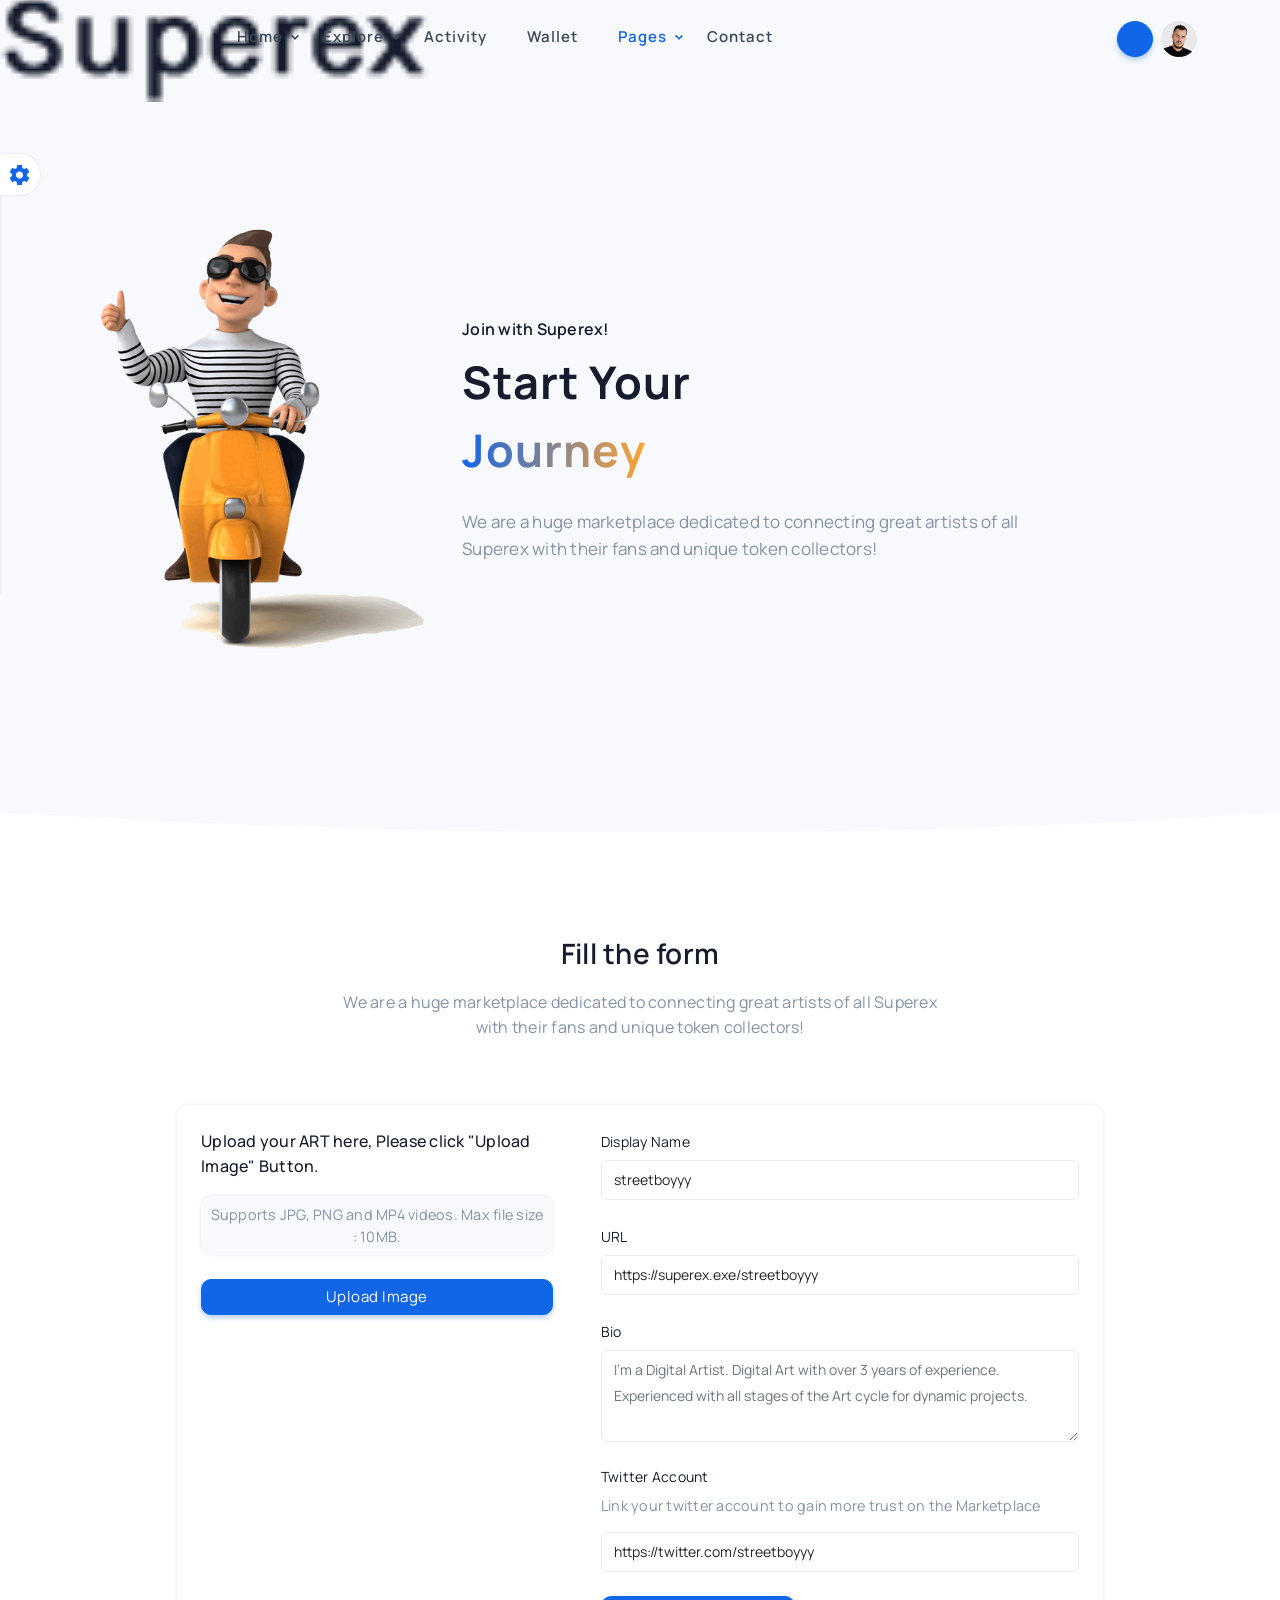
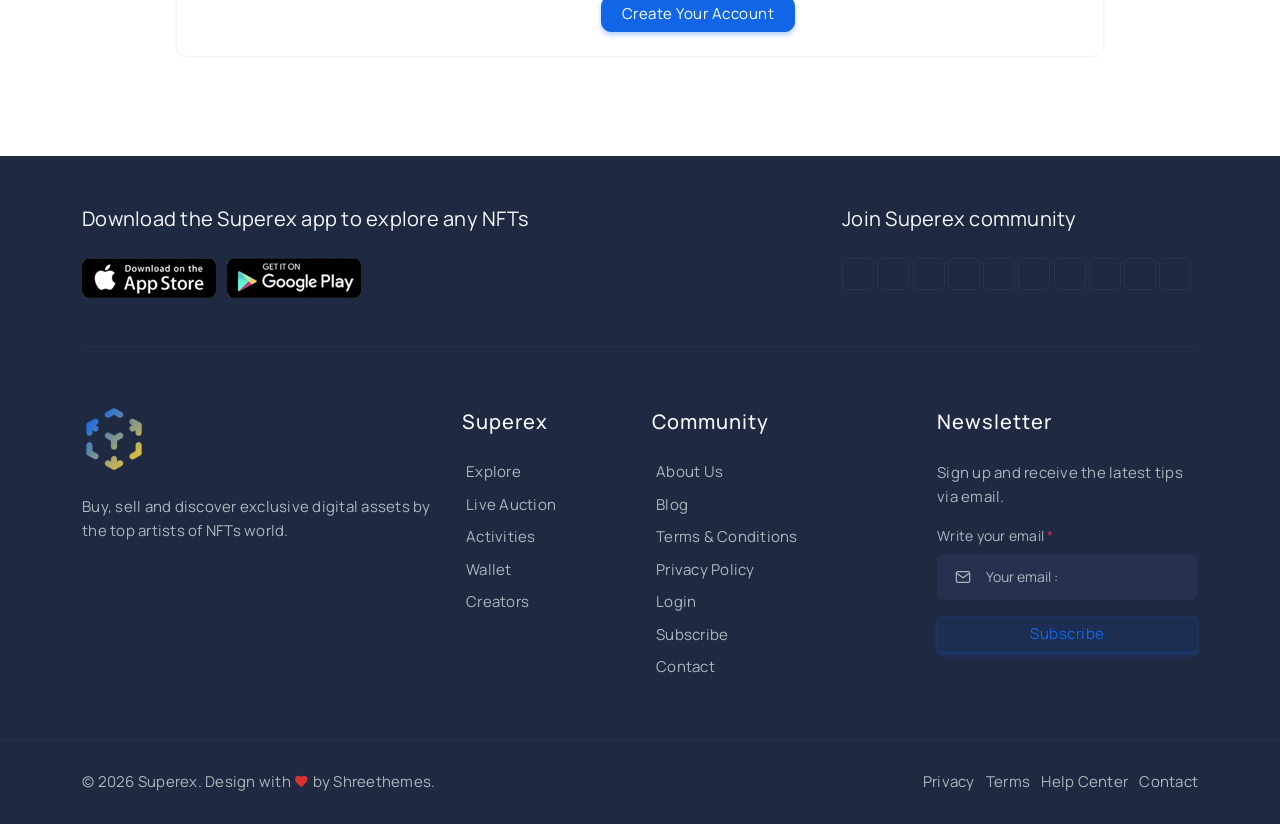
<file: Superex_HTML_Version/HTML/become-creator.html>
<!DOCTYPE html>
    <html lang="en">

    <head>
        <meta charset="utf-8" />
        <title>Superex - NFT Marketplace HTML Template</title>
        <meta name="viewport" content="width=device-width, initial-scale=1.0">
        <meta name="description" content="NFT Marketplace Website Template" />
        <meta name="keywords" content="blockchain nft, collectibles, crypto, crypto art, crypto asset, crypto marketplace, digital, item, NFT, NFT assets, NFT Gaming, nft marketplace, token, wallet" />
        <meta content="Shreethemes" name="author" />
        <meta content="support@shreethemes.in" name="Email" />
        <meta content="https://shreethemes.in/" name="Website" />
        <!-- favicon -->
        <link rel="shortcut icon" href="images/favicon.ico">
        <!-- Bootstrap -->
        <link href="css/bootstrap.min.css" rel="stylesheet" type="text/css" />
        <link href="css/materialdesignicons.min.css" rel="stylesheet" type="text/css" />
        <link href="https://unicons.iconscout.com/release/v4.0.0/css/line.css" rel="stylesheet">
        <!-- Main css -->
        <link href="css/style.css" rel="stylesheet" type="text/css" id="theme-opt" />
        <link href="css/colors/default.css" rel="stylesheet" id="color-opt">
    </head>

    <body>
        <!-- Loader -->
        <!-- <div id="preloader">
            <div id="status">
                <div class="spinner">
                    <div class="double-bounce1"></div>
                    <div class="double-bounce2"></div>
                </div>
            </div>
        </div> -->
        <!-- Loader -->

        <!-- Navbar STart -->
        <header id="topnav" class="defaultscroll sticky">
            <div class="container">
                <!-- Logo Start-->
                <a class="logo" href="index.html">
                    <img src="images/logo-dark.png" height="26" class="logo-light-mode" alt="">
                    <img src="images/logo-light.png" height="26" class="logo-dark-mode" alt="">
                </a>
                <!-- Logo end-->

                <!-- Mobile -->
                <div class="menu-extras">
                    <div class="menu-item">
                        <!-- Mobile menu toggle-->
                        <a class="navbar-toggle" id="isToggle" onclick="toggleMenu()">
                            <div class="lines">
                                <span></span>
                                <span></span>
                                <span></span>
                            </div>
                        </a>
                        <!-- End mobile menu toggle-->
                    </div>
                </div>
                <!-- Mobile -->

                <!--Login button Start-->
                <ul class="buy-button list-inline mb-0">
                    <li class="list-inline-item mb-0 me-1">
                        <div class="dropdown">
                            <button type="button" class="btn dropdown-toggle p-0" data-bs-toggle="dropdown" aria-haspopup="true" aria-expanded="false">
                                <i class="uil uil-search text-dark fs-5 align-middle"></i>
                            </button>
                            <div class="dropdown-menu dd-menu dropdown-menu-end bg-white shadow rounded border-0 mt-3 p-0" style="width: 300px;">
                                <div class="search-bar">
                                    <div id="itemSearch" class="menu-search mb-0">
                                        <form role="search" method="get" id="searchItemform" class="searchform">
                                            <input type="text" class="form-control border rounded" name="s" id="searchItem" placeholder="Search...">
                                            <input type="submit" id="searchItemsubmit" value="Search">
                                        </form>
                                    </div>
                                </div>
                            </div>
                        </div>
                    </li>

                    <li class="list-inline-item mb-0 me-1">
                        <a id="connectWallet" class="btn btn-icon btn-pills btn-primary"><i class="uil uil-wallet fs-6"></i></a>
                    </li>
                    
                    <li class="list-inline-item mb-0">
                        <div class="dropdown dropdown-primary">
                            <button type="button" class="btn btn-pills dropdown-toggle p-0" data-bs-toggle="dropdown" aria-haspopup="true" aria-expanded="false"><img src="images/client/01.jpg" class="rounded-pill avatar avatar-sm-sm" alt=""></button>
                            <div class="dropdown-menu dd-menu dropdown-menu-end bg-white shadow border-0 mt-3 pb-3 pt-0 overflow-hidden rounded" style="min-width: 200px;">
                                <div class="position-relative">
                                    <div class="pt-5 pb-3 bg-gradient-primary"></div>
                                    <div class="px-3">
                                        <div class="d-flex align-items-end mt-n4">
                                            <img src="images/client/01.jpg" class="rounded-pill avatar avatar-md-sm img-thumbnail shadow-md" alt="">
                                            <h6 class="text-dark fw-bold mb-0 ms-1">Calvin Carlo</h6>
                                        </div>
                                        <div class="mt-2">
                                            <small class="text-start text-dark d-block fw-bold">Wallet:</small>
                                            <div class="d-flex justify-content-between align-items-center">
                                                <small id="myPublicAddress" class="text-muted">qhut0...hfteh45</small>
                                                <a href="" class="text-primary"><span class="uil uil-copy"></span></a>
                                            </div>
                                        </div>
                                        
                                        <div class="mt-2">
                                            <small class="text-dark">Balance: <span class="text-primary fw-bold">0.00045ETH</span></small>
                                        </div>
                                    </div>
                                </div>
                                <div class="mt-2">
                                    <a class="dropdown-item small fw-semibold text-dark d-flex align-items-center" href="creator-profile.html"><span class="mb-0 d-inline-block me-1"><i class="uil uil-user align-middle h6 mb-0 me-1"></i></span> Profile</a>
                                    <a class="dropdown-item small fw-semibold text-dark d-flex align-items-center" href="creator-profile-edit.html"><span class="mb-0 d-inline-block me-1"><i class="uil uil-cog align-middle h6 mb-0 me-1"></i></span> Settings</a>
                                    <div class="dropdown-divider border-top"></div>
                                    <a class="dropdown-item small fw-semibold text-dark d-flex align-items-center" href="lock-screen.html"><span class="mb-0 d-inline-block me-1"><i class="uil uil-sign-out-alt align-middle h6 mb-0 me-1"></i></span> Logout</a>
                                </div>
                            </div>
                        </div>
                    </li>
                </ul>
                <!--Login button End-->
        
                <div id="navigation">
                    <!-- Navigation Menu-->   
                    <ul class="navigation-menu nav-left">
                        <li class="has-submenu parent-parent-menu-item">
                            <a href="javascript:void(0)">Home</a><span class="menu-arrow"></span>
                            <ul class="submenu megamenu">
                                <li>
                                    <ul>
                                        <li class="megamenu-head">LTR Home Pages</li>
                                        <li><a href="index.html" class="sub-menu-item">Home One</a></li>
                                        <li><a href="index-two.html" class="sub-menu-item">Home Two</a></li>
                                        <li><a href="index-three.html" class="sub-menu-item">Home Three</a></li>
                                        <li><a href="index-four.html" class="sub-menu-item">Home Four</a></li>
                                        <li><a href="index-five.html" class="sub-menu-item">Home Five <span class="badge bg-warning">NEW</span></a></li>
                                    </ul>
                                </li>

                                <li>
                                    <ul>
                                        <li class="megamenu-head">LTR Dark Home Pages</li>
                                        <li><a href="index-dark.html" class="sub-menu-item">Home One Dark</a></li>
                                        <li><a href="index-two-dark.html" class="sub-menu-item">Home Two Dark</a></li>
                                        <li><a href="index-three-dark.html" class="sub-menu-item">Home Three Dark</a></li>
                                        <li><a href="index-four-dark.html" class="sub-menu-item">Home Four Dark</a></li>
                                        <li><a href="index-five-dark.html" class="sub-menu-item">Home Five Dark <span class="badge bg-warning">NEW</span></a></li>
                                    </ul>
                                </li>

                                <li>
                                    <ul>
                                        <li class="megamenu-head">RTL Home Pages</li>
                                        <li><a href="index-rtl.html" class="sub-menu-item">Home One RTL <span class="badge bg-warning">NEW</span></a></li>
                                        <li><a href="index-two-rtl.html" class="sub-menu-item">Home Two RTL <span class="badge bg-warning">NEW</span></a></li>
                                        <li><a href="index-three-rtl.html" class="sub-menu-item">Home Three RTL <span class="badge bg-warning">NEW</span></a></li>
                                        <li><a href="index-four-rtl.html" class="sub-menu-item">Home Four RTL <span class="badge bg-warning">NEW</span></a></li>
                                        <li><a href="index-five-rtl.html" class="sub-menu-item">Home Five RTL <span class="badge bg-warning">NEW</span></a></li>
                                    </ul>
                                </li>

                                <li>
                                    <ul>
                                        <li class="megamenu-head">RTL Dark Home Pages</li>
                                        <li><a href="index-dark-rtl.html" class="sub-menu-item">Home One Dark RTL <span class="badge bg-warning">NEW</span></a></li>
                                        <li><a href="index-two-dark-rtl.html" class="sub-menu-item">Home Two Dark RTL <span class="badge bg-warning">NEW</span></a></li>
                                        <li><a href="index-three-dark-rtl.html" class="sub-menu-item">Home Three Dark RTL <span class="badge bg-warning">NEW</span></a></li>
                                        <li><a href="index-four-dark-rtl.html" class="sub-menu-item">Home Four Dark RTL <span class="badge bg-warning">NEW</span></a></li>
                                        <li><a href="index-five-dark-rtl.html" class="sub-menu-item">Home Five Dark RTL <span class="badge bg-warning">NEW</span></a></li>
                                    </ul>
                                </li>
                                
                                <li class="d-none d-lg-block">
                                    <ul>
                                        <li><img src="images/character.png" class="img-fluid" alt=""></li>
                                    </ul>
                                </li>
                            </ul>
                        </li>
                        
                        <li class="has-submenu parent-parent-menu-item">
                            <a href="javascript:void(0)">Explore</a><span class="menu-arrow"></span>
                            <ul class="submenu">
                                <li><a href="explore-one.html" class="sub-menu-item"> Explore One</a></li>
                                <li><a href="explore-two.html" class="sub-menu-item"> Explore Two</a></li>
                                <li><a href="explore-three.html" class="sub-menu-item"> Explore Three</a></li>
                                <li><a href="explore-four.html" class="sub-menu-item"> Explore Four</a></li>
                                <li><a href="auction.html" class="sub-menu-item">Live Auction</a></li>
                                <li><a href="item-detail-one.html" class="sub-menu-item"> Item Detail One</a></li>
                                <li><a href="item-detail-two.html" class="sub-menu-item"> Item Detail Two</a></li>
                            </ul>
                        </li>
                        
                        <li><a href="activity.html" class="sub-menu-item"> Activity</a></li>

                        <li><a href="wallet.html" class="sub-menu-item">Wallet</a></li>

                        <li class="has-submenu parent-parent-menu-item">
                            <a href="javascript:void(0)">Pages</a><span class="menu-arrow"></span>
                            <ul class="submenu">
                                <li><a href="aboutus.html" class="sub-menu-item">About Us</a></li>
                                <li class="has-submenu parent-menu-item"><a href="javascript:void(0)"> Creator </a><span class="submenu-arrow"></span>
                                    <ul class="submenu">
                                        <li><a href="creators.html" class="sub-menu-item"> Creators</a></li>
                                        <li><a href="creator-profile.html" class="sub-menu-item"> Creator Profile</a></li>
                                        <li><a href="creator-profile-edit.html" class="sub-menu-item"> Profile Edit</a></li>
                                        <li><a href="become-creator.html" class="sub-menu-item"> Become Creator</a></li>
                                    </ul>
                                </li>
                                <li><a href="collections.html" class="sub-menu-item">Collections</a></li>
                                <li class="has-submenu parent-menu-item"><a href="javascript:void(0)"> Blog </a><span class="submenu-arrow"></span>
                                    <ul class="submenu">
                                        <li><a href="blogs.html" class="sub-menu-item"> Blogs</a></li>
                                        <li><a href="blog-sidebar.html" class="sub-menu-item"> Blog with sidebar</a></li>
                                        <li><a href="blog-detail.html" class="sub-menu-item"> Blog Detail</a></li>
                                    </ul> 
                                </li>
                                <li class="has-submenu parent-menu-item"><a href="javascript:void(0)"> Auth Pages </a><span class="submenu-arrow"></span>
                                    <ul class="submenu">
                                        <li><a href="login.html" class="sub-menu-item"> Login</a></li>
                                        <li><a href="signup.html" class="sub-menu-item"> Signup</a></li>
                                        <li><a href="reset-password.html" class="sub-menu-item"> Forgot Password</a></li>
                                        <li><a href="lock-screen.html" class="sub-menu-item"> Lock Screen</a></li>
                                    </ul> 
                                </li>
                                <li class="has-submenu parent-menu-item"><a href="javascript:void(0)"> Special <span class="badge bg-warning">NEW</span> </a><span class="submenu-arrow"></span>
                                    <ul class="submenu">
                                        <li><a href="comingsoon.html" class="sub-menu-item"> Coming Soon</a></li>
                                        <li><a href="maintenance.html" class="sub-menu-item"> Maintenance</a></li>
                                        <li><a href="error.html" class="sub-menu-item"> 404!</a></li>
                                    </ul> 
                                </li>
                                <li class="has-submenu parent-menu-item"><a href="javascript:void(0)"> Help Center <span class="badge bg-warning">NEW</span> </a><span class="submenu-arrow"></span>
                                    <ul class="submenu">
                                        <li><a href="helpcenter-overview.html" class="sub-menu-item"> Overview</a></li>
                                        <li><a href="helpcenter-faqs.html" class="sub-menu-item"> FAQs</a></li>
                                        <li><a href="helpcenter-guides.html" class="sub-menu-item"> Guides</a></li>
                                        <li><a href="helpcenter-support-request.html" class="sub-menu-item"> Support</a></li>
                                    </ul> 
                                </li>
                                <li><a href="upload-work.html" class="sub-menu-item">Upload Works</a></li>
                                <li><a href="terms.html" class="sub-menu-item">Terms Policy</a></li>
                                <li><a href="privacy.html" class="sub-menu-item">Privacy Policy</a></li>
                                <li><a href="changelog.html" class="sub-menu-item">Changelog</a></li>
                            </ul>
                        </li>
                        
                        <li><a href="contact.html" class="sub-menu-item">Contact</a></li>
                    </ul><!--end navigation menu-->
                </div><!--end navigation-->
            </div><!--end container-->
        </header><!--end header-->
        <!-- Navbar End -->

        <!-- Start Home -->
        <section class="bg-half-170 d-table w-100 bg-light">
            <div class="container">
                <div class="row mt-5 align-items-center">
                    <div class="col-lg-4 col-md-6">
                        <img src="images/client/creator.png" class="img-fluid" alt="">
                    </div><!--end col-->

                    <div class="col-lg-8 col-md-6 mt-4 pt-2 mt-sm-0 pt-sm-0">
                        <div class="title-heading">
                            <h6>Join with Superex!</h6>
                            <h5 class="heading fw-bold title-dark mb-4">Start Your <br><span class="text-gradient-primary">Journey</span></h5>
                            <p class="text-muted mb-0 para-desc">We are a huge marketplace dedicated to connecting great artists of all Superex with their fans and unique token collectors!</p>
                        </div>
                    </div><!--end col-->
                </div><!--end row-->
            </div><!--end container-->
        </section><!--end section-->
        <div class="position-relative">            
            <div class="shape overflow-hidden text-white">
                <svg viewBox="0 0 2880 48" fill="none" xmlns="http://www.w3.org/2000/svg">
                    <path d="M0 48H1437.5H2880V0H2160C1442.5 52 720 0 720 0H0V48Z" fill="currentColor"></path>
                </svg>
            </div>
        </div>
        <!-- End Home -->

        <!-- Start -->
        <section class="section">
            <div class="container">
                <div class="row">
                    <div class="col">
                        <div class="section-title text-center mb-4 pb-2">
                            <h4 class="title mb-3">Fill the form</h4>
                            <p class="text-muted mb-0 para-desc mx-auto">We are a huge marketplace dedicated to connecting great artists of all Superex with their fans and unique token collectors!</p>
                        </div>
                    </div>
                </div>
                <div class="row justify-content-center mt-4 pt-2">
                    <div class="col-lg-10">
                        <div class="card p-4 rounded-md shadow">
                            <div class="row">
                                <div class="col-md-5">
                                    <div class="d-grid">
                                        <p class="fw-semibold">Upload your ART here, Please click "Upload Image" Button.</p>
                                        <div class="preview-box d-block justify-content-center rounded-md shadow overflow-hidden bg-light text-muted p-2 text-center small">Supports JPG, PNG and MP4 videos. Max file size : 10MB.</div>
                                        <input type="file" id="input-file" name="input-file" accept="image/*" onchange={handleChange()} hidden />
                                        <label class="btn-upload btn btn-primary rounded-md mt-4" for="input-file">Upload Image</label>
                                    </div>
                                </div><!--end col-->
    
                                <div class="col-md-7 mt-4 mt-sm-0">
                                    <div class="ms-md-4">
                                        <form>
                                            <div class="row">
                                                <div class="col-12 mb-4">
                                                    <label class="form-label">Display Name</label>
                                                    <input name="name" id="first" type="text" class="form-control" value="streetboyyy">
                                                </div><!--end col-->
            
                                                <div class="col-12 mb-4">
                                                    <label class="form-label">URL</label>
                                                    <div class="form-icon">
                                                        <input name="url" id="superex-url" type="url" class="form-control" value="https://superex.exe/streetboyyy">
                                                    </div>
                                                </div><!--end col-->
                
                                                <div class="col-12 mb-4">
                                                    <label class="form-label">Bio</label>
                                                    <textarea name="comments" id="comments" rows="3" class="form-control" placeholder="I'm a Digital Artist. Digital Art with over 3 years of experience. Experienced with all stages of the Art cycle for dynamic projects."></textarea>
                                                </div><!--end col-->

                                                <div class="col-12 mb-4">
                                                    <label class="form-label d-block">Twitter Account</label>
                                                    <small class="text-muted d-block">Link your twitter account to gain more trust on the Marketplace</small>
                                                    <div class="form-icon mt-3">
                                                        <input name="url" id="twitter-url" type="url" class="form-control" value="https://twitter.com/streetboyyy">
                                                    </div>
                                                </div><!--end col-->
        
                                                <div class="col-lg-12">
                                                    <button type="submit" class="btn btn-primary rounded-md">Create Your Account</button>
                                                </div><!--end col-->
                                            </div>
                                        </form>
                                    </div>
                                </div><!--end col-->
                            </div><!--end row-->
                        </div>
                    </div>
                </div>
            </div>
        </section>
        <!-- End -->

        <!-- Footer Start -->
        <footer class="bg-footer">
            <div class="py-5">
                <div class="container">
                    <div class="row">
                        <div class="col-xl-8 col-lg-7 col-md-6">
                            <h5 class="text-light fw-normal title-dark">Download the Superex app to explore any NFTs</h5>
                            
                            <div class="mt-4">
                                <a href=""><img src="images/app.png" height="40" alt=""></a>
                                <a href="" class="ms-2"><img src="images/playstore.png" height="40" alt=""></a>
                            </div>
                        </div>

                        <div class="col-xl-4 col-lg-5 col-md-6 mt-4 mt-sm-0">
                            <h5 class="text-light fw-normal title-dark">Join Superex community</h5>

                            <ul class="list-unstyled social-icon foot-social-icon mb-0 mt-4">
                                <li class="list-inline-item lh-1"><a href="" class="rounded"><i class="uil uil-facebook-f"></i></a></li>
                                <li class="list-inline-item lh-1"><a href="" class="rounded"><i class="uil uil-instagram"></i></a></li>
                                <li class="list-inline-item lh-1"><a href="" class="rounded"><i class="uil uil-linkedin"></i></a></li>
                                <li class="list-inline-item lh-1"><a href="" class="rounded"><i class="uil uil-dribbble"></i></a></li>
                                <li class="list-inline-item lh-1"><a href="" class="rounded"><i class="uil uil-twitter"></i></a></li>
                                <li class="list-inline-item lh-1"><a href="" class="rounded"><i class="uil uil-skype"></i></a></li>
                                <li class="list-inline-item lh-1"><a href="" class="rounded"><i class="uil uil-telegram"></i></a></li>
                                <li class="list-inline-item lh-1"><a href="" class="rounded"><i class="uil uil-slack"></i></a></li>
                                <li class="list-inline-item lh-1"><a href="" class="rounded"><i class="uil uil-tumblr"></i></a></li>
                                <li class="list-inline-item lh-1"><a href="" class="rounded"><i class="uil uil-whatsapp"></i></a></li>
                            </ul>
                        </div><!--end col-->
                    </div><!--end row-->
                </div><!--end container-->
            </div><!--end div-->

            <div class="container">
                <div class="row">
                    <div class="col-12">
                        <div class="footer-py-60 footer-border">
                            <div class="row">
                                <div class="col-lg-4 col-12 mb-0 mb-md-4 pb-0 pb-md-2">
                                    <a href="#" class="logo-footer">
                                        <img src="images/icon-logo-64.png" alt="">
                                    </a>
                                    <p class="para-desc mb-0 mt-4">Buy, sell and discover exclusive digital assets by the top artists of NFTs world.</p>
                                
                                    
                                </div><!--end col-->
                                
                                <div class="col-lg-2 col-md-4 col-12 mt-4 mt-sm-0 pt-2 pt-sm-0">
                                    <h5 class="footer-head">Superex</h5>
                                    <ul class="list-unstyled footer-list mt-4">
                                        <li><a href="explore-two.html" class="text-foot"><i class="uil uil-angle-right-b me-1"></i> Explore</a></li>
                                        <li><a href="auction.html" class="text-foot"><i class="uil uil-angle-right-b me-1"></i> Live Auction</a></li>
                                        <li><a href="activity.html" class="text-foot"><i class="uil uil-angle-right-b me-1"></i> Activities</a></li>
                                        <li><a href="wallet.html" class="text-foot"><i class="uil uil-angle-right-b me-1"></i> Wallet</a></li>
                                        <li><a href="creators.html" class="text-foot"><i class="uil uil-angle-right-b me-1"></i> Creators</a></li>
                                    </ul>
                                </div><!--end col-->
                                
                                <div class="col-lg-3 col-md-4 col-12 mt-4 mt-sm-0 pt-2 pt-sm-0">
                                    <h5 class="footer-head">Community</h5>
                                    <ul class="list-unstyled footer-list mt-4">
                                        <li><a href="aboutus.html" class="text-foot"><i class="uil uil-angle-right-b me-1"></i> About Us</a></li>
                                        <li><a href="blogs.html" class="text-foot"><i class="uil uil-angle-right-b me-1"></i> Blog</a></li>
                                        <li><a href="terms.html" class="text-foot"><i class="uil uil-angle-right-b me-1"></i> Terms & Conditions</a></li>
                                        <li><a href="privacy.html" class="text-foot"><i class="uil uil-angle-right-b me-1"></i> Privacy Policy</a></li>
                                        <li><a href="login.html" class="text-foot"><i class="uil uil-angle-right-b me-1"></i> Login</a></li>
                                        <li><a href="mailto:contact@example.com" class="text-foot"><i class="uil uil-angle-right-b me-1"></i> Subscribe</a></li>
                                        <li><a href="contact.html" class="text-foot"><i class="uil uil-angle-right-b me-1"></i> Contact</a></li>
                                    </ul>
                                </div><!--end col-->
            
                                <div class="col-lg-3 col-md-4 col-12 mt-4 mt-sm-0 pt-2 pt-sm-0">
                                    <h5 class="footer-head">Newsletter</h5>
                                    <p class="mt-4">Sign up and receive the latest tips via email.</p>
                                    <form>
                                        <div class="row">
                                            <div class="col-lg-12">
                                                <div class="foot-subscribe mb-3">
                                                    <label class="form-label">Write your email <span class="text-danger">*</span></label>
                                                    <div class="form-icon position-relative">
                                                        <i data-feather="mail" class="fea icon-sm icons"></i>
                                                        <input type="email" name="email" id="emailsubscribe" class="form-control ps-5 rounded" placeholder="Your email : " required>
                                                    </div>
                                                </div>
                                            </div>
                                            <div class="col-lg-12">
                                                <div class="d-grid">
                                                    <input type="submit" id="submitsubscribe" name="send" class="btn btn-soft-primary" value="Subscribe">
                                                </div>
                                            </div>
                                        </div>
                                    </form>
                                </div><!--end col-->
                            </div><!--end row-->
                        </div>
                    </div><!--end col-->
                </div><!--end row-->
            </div><!--end container-->

            <div class="footer-py-30 footer-bar">
                <div class="container text-center">
                    <div class="row align-items-center">
                        <div class="col-sm-6">
                            <div class="text-sm-start">
                                <p class="mb-0">© <script>document.write(new Date().getFullYear())</script> Superex. Design with <i class="mdi mdi-heart text-danger"></i> by <a href="https://shreethemes.in/" target="_blank" class="text-reset">Shreethemes</a>.</p>
                            </div>
                        </div><!--end col-->
    
                        <div class="col-sm-6 mt-4 mt-sm-0 pt-2 pt-sm-0">
                            <ul class="list-unstyled footer-list text-sm-end mb-0">
                                <li class="list-inline-item mb-0"><a href="privacy.html" class="text-foot me-2">Privacy</a></li>
                                <li class="list-inline-item mb-0"><a href="terms.html" class="text-foot me-2">Terms</a></li>
                                <li class="list-inline-item mb-0"><a href="helpcenter-overview.html" class="text-foot me-2">Help Center</a></li>
                                <li class="list-inline-item mb-0"><a href="contact.html" class="text-foot">Contact</a></li>
                            </ul>
                        </div><!--end col-->
                    </div><!--end row-->
                </div><!--end container-->
            </div>
        </footer><!--end footer-->
        <!-- Footer End -->

        <!-- Back to top -->
        <a href="#" onclick="topFunction()" id="back-to-top" class="back-to-top rounded-pill fs-5"><i data-feather="arrow-up" class="fea icon-sm icons align-middle"></i></a>
        <!-- Back to top -->

        <!-- Wallet Modal -->
        <div class="modal fade" id="modal-metamask" tabindex="-1" aria-hidden="true">
            <div class="modal-dialog modal-dialog-centered modal-sm">                    
                <div class="modal-content justify-content-center border-0 shadow-md rounded-md position-relative">
                    <div class="position-absolute top-0 start-100 translate-middle z-index-1">
                        <button type="button" class="btn btn-icon btn-pills btn-sm btn-light btn-close opacity-10" data-bs-dismiss="modal" id="close-modal"><i class="uil uil-times fs-4"></i></button>
                    </div>

                    <div class="modal-body p-4 text-center">
                        <img src="images/wallet/MetaMask_Fox.svg" class="avatar avatar-md-md rounded-circle shadow-sm " alt="">

                        <div class="content mt-4">
                            <h5 class="text-danger mb-4">Error!</h5>

                            <P class="text-muted">Please Download MetaMask and create your profile and wallet in MetaMask. Please click and check the details,</P>

                            <a href="https://metamask.io/" class="btn btn-link primary text-primary fw-bold" target="_blank">MetaMask</a>
                        </div>
                    </div>
                </div>
            </div>
        </div>
        <!-- Wallet Modal -->

        <!-- Style switcher -->
        <div id="style-switcher" class="bg-light border p-3 pt-2 pb-2" onclick="toggleSwitcher()">
            <div class="content">
                <h6 class="title text-center">Select Your Color</h6>
                <ul class="pattern">
                    <li class="list-inline-item">
                        <a class="color1" href="javascript: void(0);" onclick="setColor('default')"></a>
                    </li>
                    <li class="list-inline-item">
                        <a class="color2" href="javascript: void(0);" onclick="setColor('yellow')"></a>
                    </li>
                    <li class="list-inline-item">
                        <a class="color3" href="javascript: void(0);" onclick="setColor('green')"></a>
                    </li>
                    <li class="list-inline-item">
                        <a class="color4" href="javascript: void(0);" onclick="setColor('red')"></a>
                    </li>
                    <li class="list-inline-item">
                        <a class="color5" href="javascript: void(0);" onclick="setColor('purple')"></a>
                    </li>
                    <li class="list-inline-item">
                        <a class="color6" href="javascript: void(0);" onclick="setColor('saffron')"></a>
                    </li>
                    <li class="list-inline-item">
                        <a class="color7" href="javascript: void(0);" onclick="setColor('pink')"></a>
                    </li>
                </ul>

                <h6 class="title text-center pt-3 mb-0 border-top">Theme Option</h6>
                <ul class="text-center list-unstyled mb-0">
                    <li class="d-grid"><a href="javascript:void(0)" class="btn btn-sm btn-block btn-primary rtl-version t-rtl-light mt-2" onclick="setTheme('style-rtl')">RTL</a></li>
                    <li class="d-grid"><a href="javascript:void(0)" class="btn btn-sm btn-block btn-primary ltr-version t-ltr-light mt-2" onclick="setTheme('style')">LTR</a></li>
                    <li class="d-grid"><a href="javascript:void(0)" class="btn btn-sm btn-block btn-primary dark-rtl-version t-rtl-dark mt-2" onclick="setTheme('style-dark-rtl')">RTL</a></li>
                    <li class="d-grid"><a href="javascript:void(0)" class="btn btn-sm btn-block btn-primary dark-ltr-version t-ltr-dark mt-2" onclick="setTheme('style-dark')">LTR</a></li>
                    <li class="d-grid"><a href="javascript:void(0)" class="btn btn-sm btn-block btn-dark dark-version t-dark mt-2" onclick="setTheme('style-dark')">Dark</a></li>
                    <li class="d-grid"><a href="javascript:void(0)" class="btn btn-sm btn-block btn-dark light-version t-light mt-2" onclick="setTheme('style')">Light</a></li>
                </ul>

                <h6 class="title text-center pt-3 mb-0 border-top">Download</h6>
                <ul class="text-center list-unstyled mb-0">
                    <li><a href="https://1.envato.market/superex" target="_blank" class="btn btn-sm btn-block btn-warning mt-2 w-100">Download</a></li>
                </ul>
            </div>
            <div class="bottom p-0">
                <a href="javascript: void(0);" class="settings bg-white title-bg-dark shadow d-flex align-items-center justify-content-center"><i class="mdi mdi-cog mdi-24px position-absolute mdi-spin text-primary"></i></a>
            </div>
        </div>
        <!-- end Style switcher -->
        
        <!-- javascript -->
        <script src="js/bootstrap.bundle.min.js"></script>
        <script src="js/feather.min.js"></script>
        <!-- Main Js -->
        <script src="js/plugins.init.js"></script>
        <script src="js/app.js"></script>
        <script>
            const handleChange = () => {
            const fileUploader = document.querySelector('#input-file');
                const getFile = fileUploader.files
                if (getFile.length !== 0) {
                    const uploadedFile = getFile[0];
                    readFile(uploadedFile);
                }
            }

            const readFile = (uploadedFile) => {
                if (uploadedFile) {
                    const reader = new FileReader();
                    reader.onload = () => {
                    const parent = document.querySelector('.preview-box');
                    parent.innerHTML = `<img class="preview-content" src=${reader.result} />`;
                    };
                    
                    reader.readAsDataURL(uploadedFile);
                }
            };
        </script>
    </body>

</html>
</file>
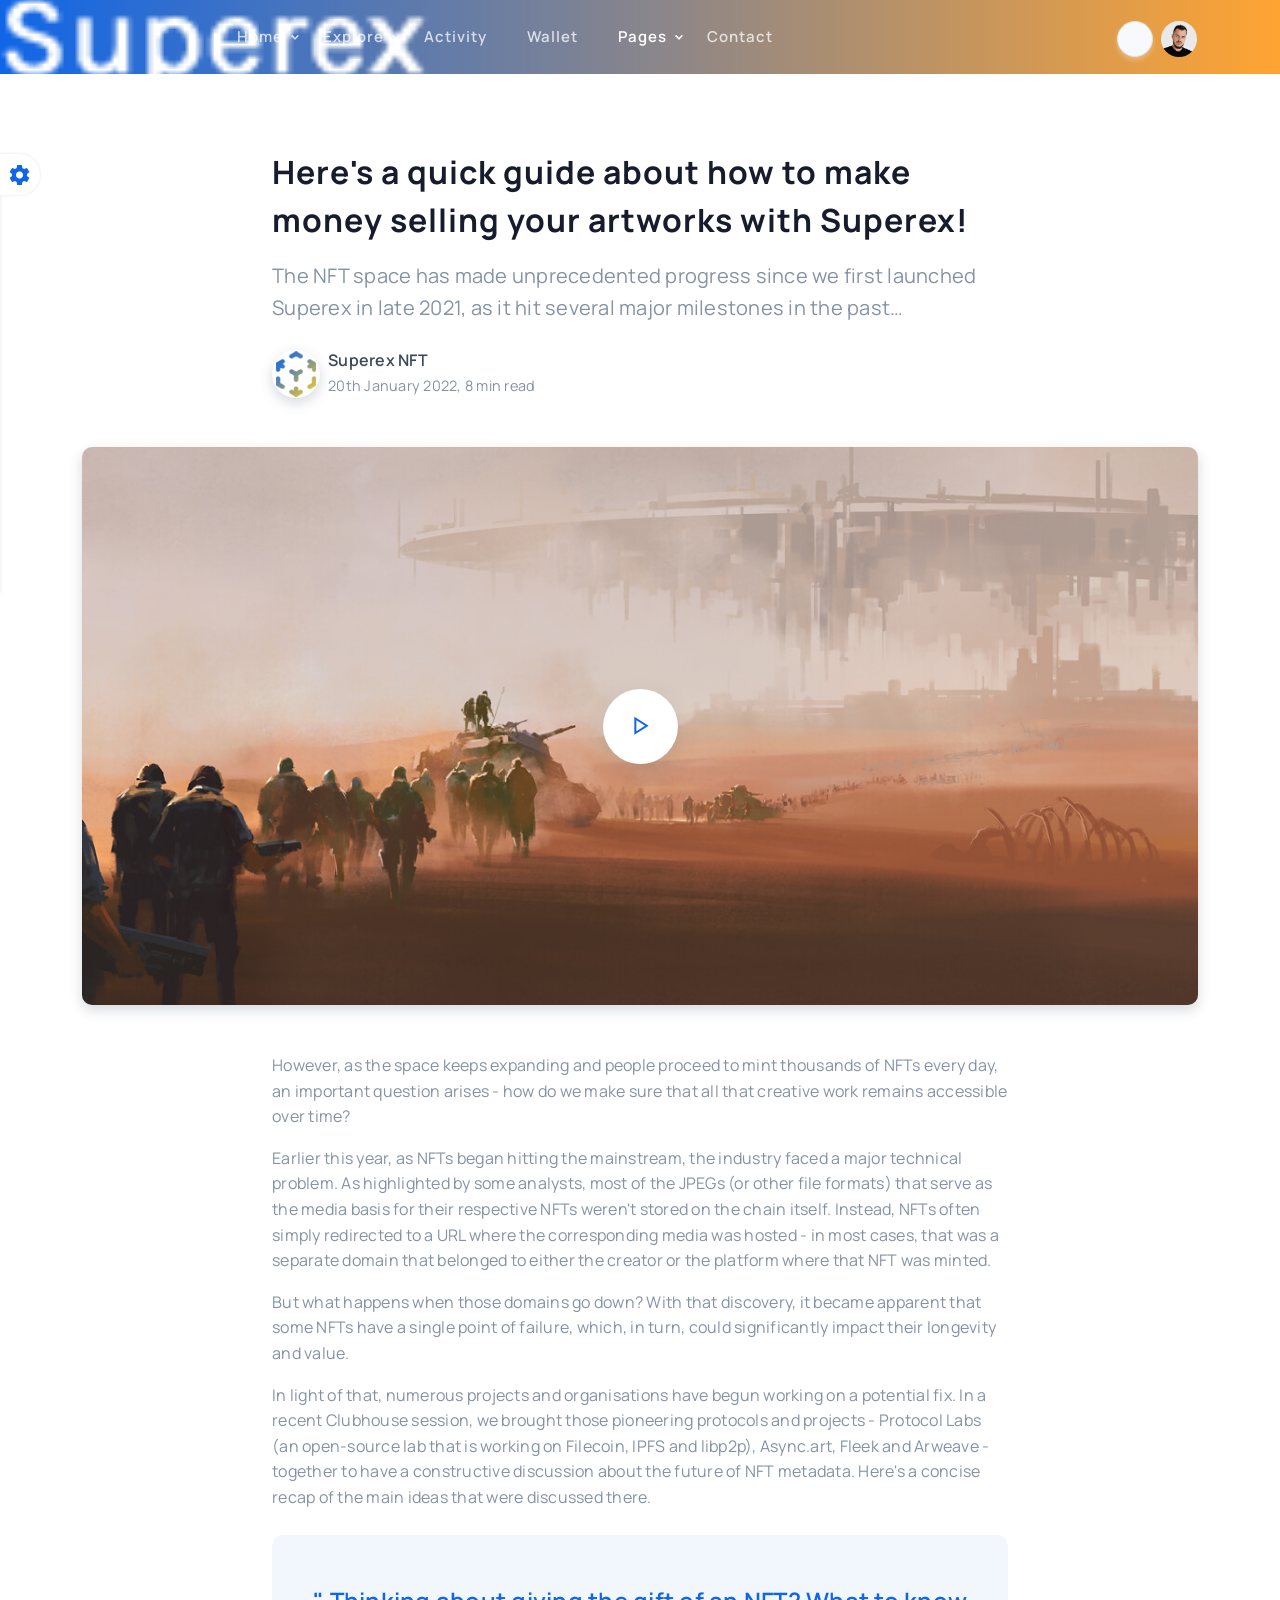
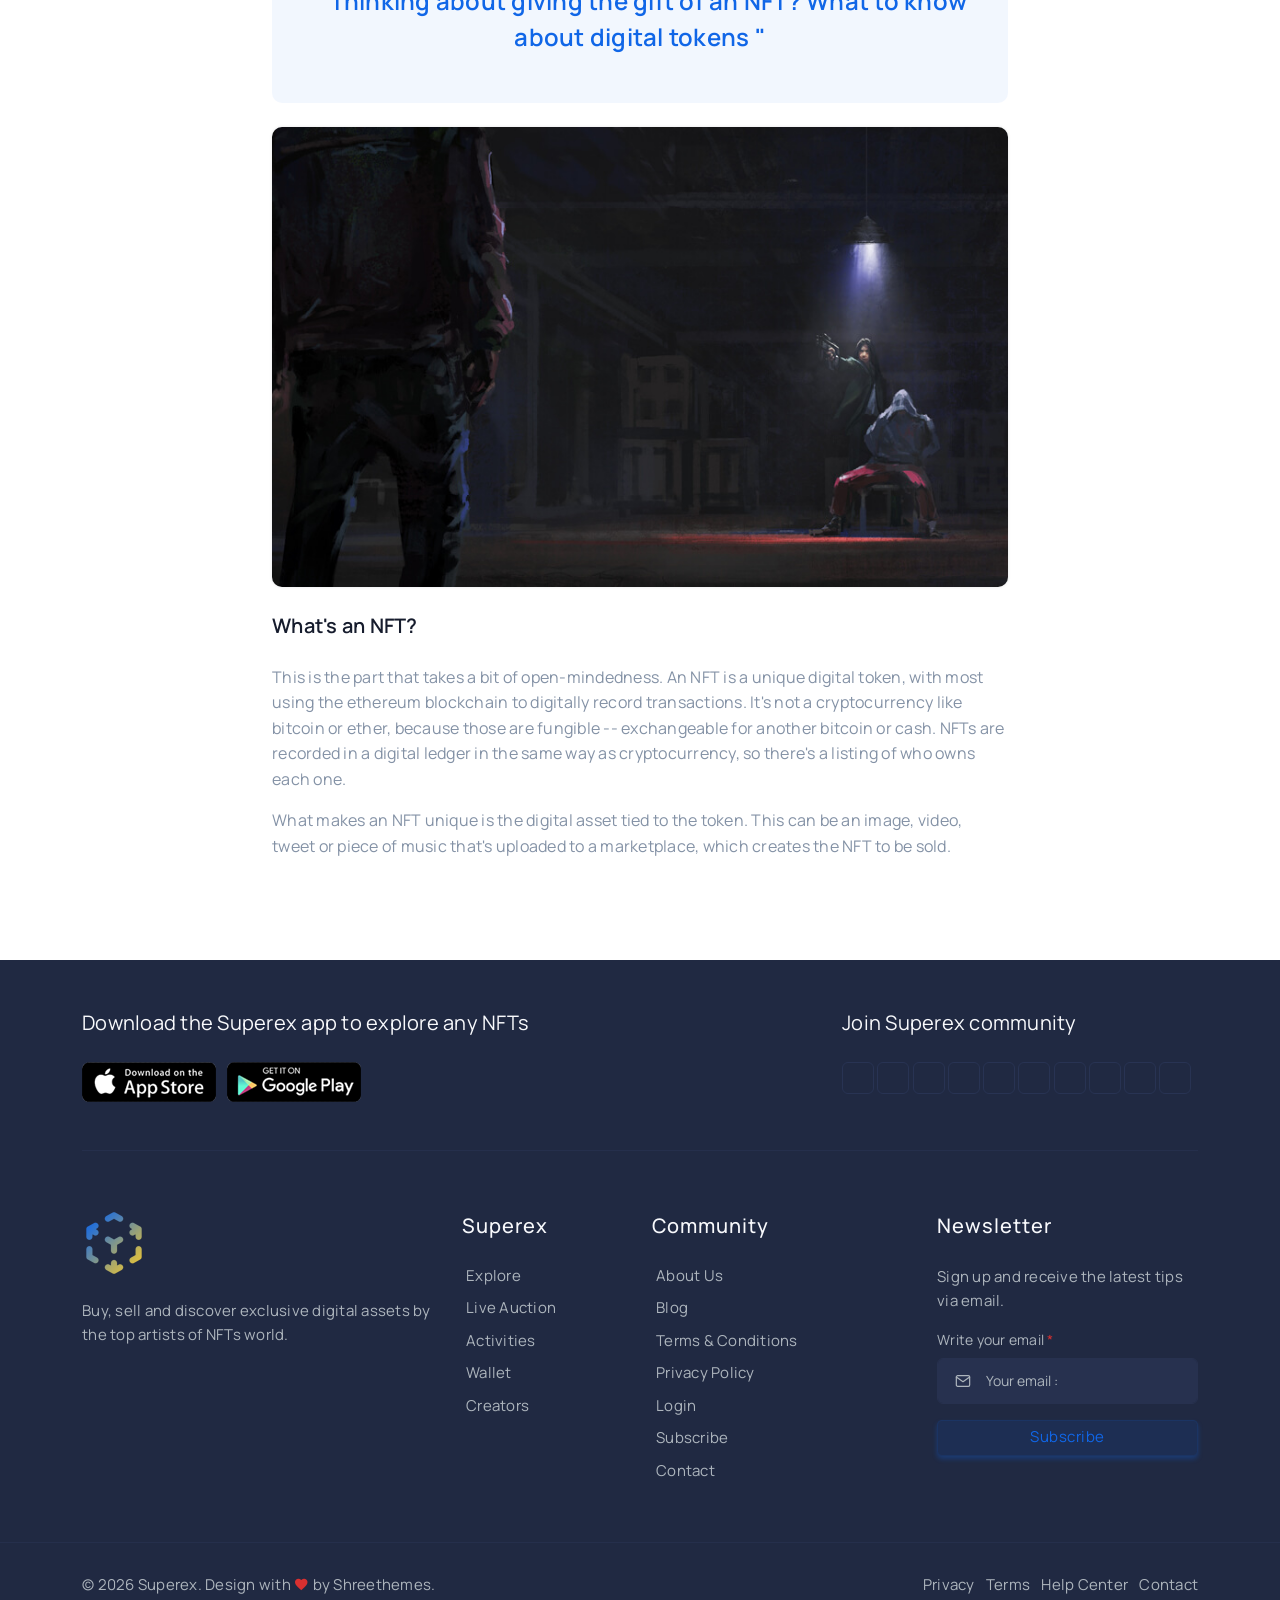
<file: Superex_HTML_Version/HTML/blog-detail.html>
<!DOCTYPE html>
    <html lang="en">

    <head>
        <meta charset="utf-8" />
        <title>Superex - NFT Marketplace HTML Template</title>
        <meta name="viewport" content="width=device-width, initial-scale=1.0">
        <meta name="description" content="NFT Marketplace Website Template" />
        <meta name="keywords" content="blockchain nft, collectibles, crypto, crypto art, crypto asset, crypto marketplace, digital, item, NFT, NFT assets, NFT Gaming, nft marketplace, token, wallet" />
        <meta content="Shreethemes" name="author" />
        <meta content="support@shreethemes.in" name="Email" />
        <meta content="https://shreethemes.in/" name="Website" />
        <!-- favicon -->
        <link rel="shortcut icon" href="images/favicon.ico">
        <!-- Bootstrap -->
        <link href="css/bootstrap.min.css" rel="stylesheet" type="text/css" />
        <link href="css/tobii.min.css" rel="stylesheet" type="text/css" />
        <link href="css/materialdesignicons.min.css" rel="stylesheet" type="text/css" />
        <link href="https://unicons.iconscout.com/release/v4.0.0/css/line.css" rel="stylesheet">
        <!-- Main css -->
        <link href="css/style.css" rel="stylesheet" type="text/css" id="theme-opt" />
        <link href="css/colors/default.css" rel="stylesheet" id="color-opt">
    </head>

    <body>
        <!-- Loader -->
        <!-- <div id="preloader">
            <div id="status">
                <div class="spinner">
                    <div class="double-bounce1"></div>
                    <div class="double-bounce2"></div>
                </div>
            </div>
        </div> -->
        <!-- Loader -->

        <!-- Navbar STart -->
        <header id="topnav" class="defaultscroll sticky gradient">
            <div class="container">
                <!-- Logo Start-->
                <a class="logo" href="index.html">
                    <span class="logo-light-mode">
                        <img src="images/logo-dark.png" height="26" class="l-dark" alt="">
                        <img src="images/logo-white.png" height="26" class="l-light" alt="">
                    </span>
                    <img src="images/logo-white.png" height="26" class="logo-dark-mode" alt="">
                </a>
                <!-- Logo end-->

                <!-- Mobile -->
                <div class="menu-extras">
                    <div class="menu-item">
                        <!-- Mobile menu toggle-->
                        <a class="navbar-toggle" id="isToggle" onclick="toggleMenu()">
                            <div class="lines">
                                <span></span>
                                <span></span>
                                <span></span>
                            </div>
                        </a>
                        <!-- End mobile menu toggle-->
                    </div>
                </div>
                <!-- Mobile -->

                <!--Login button Start-->
                <ul class="buy-button list-inline mb-0">
                    <li class="list-inline-item mb-0 me-1">
                        <div class="dropdown">
                            <button type="button" class="btn dropdown-toggle p-0" data-bs-toggle="dropdown" aria-haspopup="true" aria-expanded="false">
                                <i class="uil uil-search text-white title-dark btn-icon-light fs-5 align-middle"></i>
                                <i class="uil uil-search text-dark btn-icon-dark fs-5 align-middle"></i>
                            </button>
                            <div class="dropdown-menu dd-menu dropdown-menu-end bg-white shadow rounded border-0 mt-3 p-0" style="width: 300px;">
                                <div class="search-bar">
                                    <div id="itemSearch" class="menu-search mb-0">
                                        <form role="search" method="get" id="searchItemform" class="searchform">
                                            <input type="text" class="form-control border rounded" name="s" id="searchItem" placeholder="Search...">
                                            <input type="submit" id="searchItemsubmit" value="Search">
                                        </form>
                                    </div>
                                </div>
                            </div>
                        </div>
                    </li>

                    <li class="list-inline-item mb-0 me-1">
                        <a id="connectWallet">
                            <span class="btn-icon-dark"><span class="btn btn-icon btn-pills btn-primary"><i class="uil uil-wallet fs-6"></i></span></span>
                            <span class="btn-icon-light"><span class="btn btn-icon btn-pills btn-light"><i class="uil uil-wallet fs-6"></i></span></span>
                        </a>
                    </li>
                    
                    <li class="list-inline-item mb-0">
                        <div class="dropdown dropdown-primary">
                            <button type="button" class="btn btn-pills dropdown-toggle p-0" data-bs-toggle="dropdown" aria-haspopup="true" aria-expanded="false"><img src="images/client/01.jpg" class="rounded-pill avatar avatar-sm-sm" alt=""></button>
                            <div class="dropdown-menu dd-menu dropdown-menu-end bg-white shadow border-0 mt-3 pb-3 pt-0 overflow-hidden rounded" style="min-width: 200px;">
                                <div class="position-relative">
                                    <div class="pt-5 pb-3 bg-gradient-primary"></div>
                                    <div class="px-3">
                                        <div class="d-flex align-items-end mt-n4">
                                            <img src="images/client/01.jpg" class="rounded-pill avatar avatar-md-sm img-thumbnail shadow-md" alt="">
                                            <h6 class="text-dark fw-bold mb-0 ms-1">Calvin Carlo</h6>
                                        </div>
                                        <div class="mt-2">
                                            <small class="text-start text-dark d-block fw-bold">Wallet:</small>
                                            <div class="d-flex justify-content-between align-items-center">
                                                <small id="myPublicAddress" class="text-muted">qhut0...hfteh45</small>
                                                <a href="" class="text-primary"><span class="uil uil-copy"></span></a>
                                            </div>
                                        </div>
                                        
                                        <div class="mt-2">
                                            <small class="text-dark">Balance: <span class="text-primary fw-bold">0.00045ETH</span></small>
                                        </div>
                                    </div>
                                </div>
                                <div class="mt-2">
                                    <a class="dropdown-item small fw-semibold text-dark d-flex align-items-center" href="creator-profile.html"><span class="mb-0 d-inline-block me-1"><i class="uil uil-user align-middle h6 mb-0 me-1"></i></span> Profile</a>
                                    <a class="dropdown-item small fw-semibold text-dark d-flex align-items-center" href="creator-profile-edit.html"><span class="mb-0 d-inline-block me-1"><i class="uil uil-cog align-middle h6 mb-0 me-1"></i></span> Settings</a>
                                    <div class="dropdown-divider border-top"></div>
                                    <a class="dropdown-item small fw-semibold text-dark d-flex align-items-center" href="lock-screen.html"><span class="mb-0 d-inline-block me-1"><i class="uil uil-sign-out-alt align-middle h6 mb-0 me-1"></i></span> Logout</a>
                                </div>
                            </div>
                        </div>
                    </li>
                </ul>
                <!--Login button End-->
        
                <div id="navigation">
                    <!-- Navigation Menu-->   
                    <ul class="navigation-menu nav-left nav-light">
                        <li class="has-submenu parent-parent-menu-item">
                            <a href="javascript:void(0)">Home</a><span class="menu-arrow"></span>
                            <ul class="submenu megamenu">
                                <li>
                                    <ul>
                                        <li class="megamenu-head">LTR Home Pages</li>
                                        <li><a href="index.html" class="sub-menu-item">Home One</a></li>
                                        <li><a href="index-two.html" class="sub-menu-item">Home Two</a></li>
                                        <li><a href="index-three.html" class="sub-menu-item">Home Three</a></li>
                                        <li><a href="index-four.html" class="sub-menu-item">Home Four</a></li>
                                        <li><a href="index-five.html" class="sub-menu-item">Home Five <span class="badge bg-warning">NEW</span></a></li>
                                    </ul>
                                </li>

                                <li>
                                    <ul>
                                        <li class="megamenu-head">LTR Dark Home Pages</li>
                                        <li><a href="index-dark.html" class="sub-menu-item">Home One Dark</a></li>
                                        <li><a href="index-two-dark.html" class="sub-menu-item">Home Two Dark</a></li>
                                        <li><a href="index-three-dark.html" class="sub-menu-item">Home Three Dark</a></li>
                                        <li><a href="index-four-dark.html" class="sub-menu-item">Home Four Dark</a></li>
                                        <li><a href="index-five-dark.html" class="sub-menu-item">Home Five Dark <span class="badge bg-warning">NEW</span></a></li>
                                    </ul>
                                </li>

                                <li>
                                    <ul>
                                        <li class="megamenu-head">RTL Home Pages</li>
                                        <li><a href="index-rtl.html" class="sub-menu-item">Home One RTL <span class="badge bg-warning">NEW</span></a></li>
                                        <li><a href="index-two-rtl.html" class="sub-menu-item">Home Two RTL <span class="badge bg-warning">NEW</span></a></li>
                                        <li><a href="index-three-rtl.html" class="sub-menu-item">Home Three RTL <span class="badge bg-warning">NEW</span></a></li>
                                        <li><a href="index-four-rtl.html" class="sub-menu-item">Home Four RTL <span class="badge bg-warning">NEW</span></a></li>
                                        <li><a href="index-five-rtl.html" class="sub-menu-item">Home Five RTL <span class="badge bg-warning">NEW</span></a></li>
                                    </ul>
                                </li>

                                <li>
                                    <ul>
                                        <li class="megamenu-head">RTL Dark Home Pages</li>
                                        <li><a href="index-dark-rtl.html" class="sub-menu-item">Home One Dark RTL <span class="badge bg-warning">NEW</span></a></li>
                                        <li><a href="index-two-dark-rtl.html" class="sub-menu-item">Home Two Dark RTL <span class="badge bg-warning">NEW</span></a></li>
                                        <li><a href="index-three-dark-rtl.html" class="sub-menu-item">Home Three Dark RTL <span class="badge bg-warning">NEW</span></a></li>
                                        <li><a href="index-four-dark-rtl.html" class="sub-menu-item">Home Four Dark RTL <span class="badge bg-warning">NEW</span></a></li>
                                        <li><a href="index-five-dark-rtl.html" class="sub-menu-item">Home Five Dark RTL <span class="badge bg-warning">NEW</span></a></li>
                                    </ul>
                                </li>
                                
                                <li class="d-none d-lg-block">
                                    <ul>
                                        <li><img src="images/character.png" class="img-fluid" alt=""></li>
                                    </ul>
                                </li>
                            </ul>
                        </li>
                        
                        <li class="has-submenu parent-parent-menu-item">
                            <a href="javascript:void(0)">Explore</a><span class="menu-arrow"></span>
                            <ul class="submenu">
                                <li><a href="explore-one.html" class="sub-menu-item"> Explore One</a></li>
                                <li><a href="explore-two.html" class="sub-menu-item"> Explore Two</a></li>
                                <li><a href="explore-three.html" class="sub-menu-item"> Explore Three</a></li>
                                <li><a href="explore-four.html" class="sub-menu-item"> Explore Four</a></li>
                                <li><a href="auction.html" class="sub-menu-item">Live Auction</a></li>
                                <li><a href="item-detail-one.html" class="sub-menu-item"> Item Detail One</a></li>
                                <li><a href="item-detail-two.html" class="sub-menu-item"> Item Detail Two</a></li>
                            </ul>
                        </li>
                        
                        <li><a href="activity.html" class="sub-menu-item"> Activity</a></li>

                        <li><a href="wallet.html" class="sub-menu-item">Wallet</a></li>

                        <li class="has-submenu parent-parent-menu-item">
                            <a href="javascript:void(0)">Pages</a><span class="menu-arrow"></span>
                            <ul class="submenu">
                                <li><a href="aboutus.html" class="sub-menu-item">About Us</a></li>
                                <li class="has-submenu parent-menu-item"><a href="javascript:void(0)"> Creator </a><span class="submenu-arrow"></span>
                                    <ul class="submenu">
                                        <li><a href="creators.html" class="sub-menu-item"> Creators</a></li>
                                        <li><a href="creator-profile.html" class="sub-menu-item"> Creator Profile</a></li>
                                        <li><a href="creator-profile-edit.html" class="sub-menu-item"> Profile Edit</a></li>
                                        <li><a href="become-creator.html" class="sub-menu-item"> Become Creator</a></li>
                                    </ul>
                                </li>
                                <li><a href="collections.html" class="sub-menu-item">Collections</a></li>
                                <li class="has-submenu parent-menu-item"><a href="javascript:void(0)"> Blog </a><span class="submenu-arrow"></span>
                                    <ul class="submenu">
                                        <li><a href="blogs.html" class="sub-menu-item"> Blogs</a></li>
                                        <li><a href="blog-sidebar.html" class="sub-menu-item"> Blog with sidebar</a></li>
                                        <li><a href="blog-detail.html" class="sub-menu-item"> Blog Detail</a></li>
                                    </ul> 
                                </li>
                                <li class="has-submenu parent-menu-item"><a href="javascript:void(0)"> Auth Pages </a><span class="submenu-arrow"></span>
                                    <ul class="submenu">
                                        <li><a href="login.html" class="sub-menu-item"> Login</a></li>
                                        <li><a href="signup.html" class="sub-menu-item"> Signup</a></li>
                                        <li><a href="reset-password.html" class="sub-menu-item"> Forgot Password</a></li>
                                        <li><a href="lock-screen.html" class="sub-menu-item"> Lock Screen</a></li>
                                    </ul> 
                                </li>
                                <li class="has-submenu parent-menu-item"><a href="javascript:void(0)"> Special <span class="badge bg-warning">NEW</span> </a><span class="submenu-arrow"></span>
                                    <ul class="submenu">
                                        <li><a href="comingsoon.html" class="sub-menu-item"> Coming Soon</a></li>
                                        <li><a href="maintenance.html" class="sub-menu-item"> Maintenance</a></li>
                                        <li><a href="error.html" class="sub-menu-item"> 404!</a></li>
                                    </ul> 
                                </li>
                                <li class="has-submenu parent-menu-item"><a href="javascript:void(0)"> Help Center <span class="badge bg-warning">NEW</span> </a><span class="submenu-arrow"></span>
                                    <ul class="submenu">
                                        <li><a href="helpcenter-overview.html" class="sub-menu-item"> Overview</a></li>
                                        <li><a href="helpcenter-faqs.html" class="sub-menu-item"> FAQs</a></li>
                                        <li><a href="helpcenter-guides.html" class="sub-menu-item"> Guides</a></li>
                                        <li><a href="helpcenter-support-request.html" class="sub-menu-item"> Support</a></li>
                                    </ul> 
                                </li>
                                <li><a href="upload-work.html" class="sub-menu-item">Upload Works</a></li>
                                <li><a href="terms.html" class="sub-menu-item">Terms Policy</a></li>
                                <li><a href="privacy.html" class="sub-menu-item">Privacy Policy</a></li>
                                <li><a href="changelog.html" class="sub-menu-item">Changelog</a></li>
                            </ul>
                        </li>
                        
                        <li><a href="contact.html" class="sub-menu-item">Contact</a></li>
                    </ul><!--end navigation menu-->
                </div><!--end navigation-->
            </div><!--end container-->
        </header><!--end header-->
        <!-- Navbar End -->

        <!-- Start Blog Detail -->
        <section class="section mt-5">
            <div class="container">
                <div class="row mt-5 mt-lg-0 justify-content-center">
                    <div class="col-lg-8">
                        <div class="title-heading">
                            <h4 class="heading sub-heading fw-bold mb-3">Here's a quick guide about how to make money selling your artworks with Superex!</h4>
                            <p class="text-muted fs-5 mb-0">The NFT space has made unprecedented progress since we first launched Superex in late 2021, as it hit several major milestones in the past…</p>
                        
                            <div class="d-flex align-items-center mt-4">
                                <img src="images/icon-logo-48.png" class="rounded-pill shadow-md" alt="">

                                <div class="content ms-2">
                                    <a href="javascript:void(0)" class="h6 text-dark d-block mb-0">Superex NFT</a>
                                    <small class="text-muted mb-0">20th January 2022, 8 min read</small>
                                </div>
                            </div>
                        </div>
                    </div><!--end col-->

                    <div class="col-12 mt-5">
                        <div class="position-relative">
                            <img src="images/blog/single.jpg" class="img-fluid rounded-md shadow-md" alt="">
                            <div class="play-icon">
                                <a href="#!" data-type="youtube" data-id="yba7hPeTSjk" class="play-btn lightbox">
                                    <i class="mdi mdi-play text-primary rounded-circle bg-white shadow-lg icons"></i>
                                </a>
                            </div>
                        </div>
                    </div><!--end col-->

                    <div class="col-lg-8 mt-5">
                        <p class="text-muted">However, as the space keeps expanding and people proceed to mint thousands of NFTs every day, an important question arises - how do we make sure that all that creative work remains accessible over time?</p>

                        <p class="text-muted">Earlier this year, as NFTs began hitting the mainstream, the industry faced a major technical problem. As highlighted by some analysts, most of the JPEGs (or other file formats) that serve as the media basis for their respective NFTs weren't stored on the chain itself. Instead, NFTs often simply redirected to a URL where the corresponding media was hosted - in most cases, that was a separate domain that belonged to either the creator or the platform where that NFT was minted.</p>

                        <p class="text-muted">But what happens when those domains go down? With that discovery, it became apparent that some NFTs have a single point of failure, which, in turn, could significantly impact their longevity and value.</p>

                        <p class="text-muted mb-0">In light of that, numerous projects and organisations have begun working on a potential fix. In a recent Clubhouse session, we brought those pioneering protocols and projects - Protocol Labs (an open-source lab that is working on Filecoin, IPFS and libp2p), Async.art, Fleek and Arweave - together to have a constructive discussion about the future of NFT metadata. Here's a concise recap of the main ideas that were discussed there.</p>

                        <div class="px-4 py-5 rounded-md bg-soft-primary text-center mt-4">
                            <h4 class="mb-0">" Thinking about giving the gift of an NFT? What to know about digital tokens "</h4>
                        </div>

                        <div class="mt-4">
                            <img src="images/blog/10.jpg" class="img-fluid rounded-md shadow" alt="">
                        </div>

                        <h5 class="mt-4 mb-0">What's an NFT?</h5>
                        <p class="text-muted mt-4">This is the part that takes a bit of open-mindedness. An NFT is a unique digital token, with most using the ethereum blockchain to digitally record transactions. It's not a cryptocurrency like bitcoin or ether, because those are fungible -- exchangeable for another bitcoin or cash. NFTs are recorded in a digital ledger in the same way as cryptocurrency, so there's a listing of who owns each one.</p>

                        <p class="text-muted mb-0">What makes an NFT unique is the digital asset tied to the token. This can be an image, video, tweet or piece of music that's uploaded to a marketplace, which creates the NFT to be sold.</p>
                    </div><!--end col-->
                </div><!--end row-->
            </div><!--end container-->
        </section><!--end section-->
        <!-- End Blog Detail -->

        <!-- Footer Start -->
        <footer class="bg-footer">
            <div class="py-5">
                <div class="container">
                    <div class="row">
                        <div class="col-xl-8 col-lg-7 col-md-6">
                            <h5 class="text-light fw-normal title-dark">Download the Superex app to explore any NFTs</h5>
                            
                            <div class="mt-4">
                                <a href=""><img src="images/app.png" height="40" alt=""></a>
                                <a href="" class="ms-2"><img src="images/playstore.png" height="40" alt=""></a>
                            </div>
                        </div>

                        <div class="col-xl-4 col-lg-5 col-md-6 mt-4 mt-sm-0">
                            <h5 class="text-light fw-normal title-dark">Join Superex community</h5>

                            <ul class="list-unstyled social-icon foot-social-icon mb-0 mt-4">
                                <li class="list-inline-item lh-1"><a href="" class="rounded"><i class="uil uil-facebook-f"></i></a></li>
                                <li class="list-inline-item lh-1"><a href="" class="rounded"><i class="uil uil-instagram"></i></a></li>
                                <li class="list-inline-item lh-1"><a href="" class="rounded"><i class="uil uil-linkedin"></i></a></li>
                                <li class="list-inline-item lh-1"><a href="" class="rounded"><i class="uil uil-dribbble"></i></a></li>
                                <li class="list-inline-item lh-1"><a href="" class="rounded"><i class="uil uil-twitter"></i></a></li>
                                <li class="list-inline-item lh-1"><a href="" class="rounded"><i class="uil uil-skype"></i></a></li>
                                <li class="list-inline-item lh-1"><a href="" class="rounded"><i class="uil uil-telegram"></i></a></li>
                                <li class="list-inline-item lh-1"><a href="" class="rounded"><i class="uil uil-slack"></i></a></li>
                                <li class="list-inline-item lh-1"><a href="" class="rounded"><i class="uil uil-tumblr"></i></a></li>
                                <li class="list-inline-item lh-1"><a href="" class="rounded"><i class="uil uil-whatsapp"></i></a></li>
                            </ul>
                        </div><!--end col-->
                    </div><!--end row-->
                </div><!--end container-->
            </div><!--end div-->

            <div class="container">
                <div class="row">
                    <div class="col-12">
                        <div class="footer-py-60 footer-border">
                            <div class="row">
                                <div class="col-lg-4 col-12 mb-0 mb-md-4 pb-0 pb-md-2">
                                    <a href="#" class="logo-footer">
                                        <img src="images/icon-logo-64.png" alt="">
                                    </a>
                                    <p class="para-desc mb-0 mt-4">Buy, sell and discover exclusive digital assets by the top artists of NFTs world.</p>
                                
                                    
                                </div><!--end col-->
                                
                                <div class="col-lg-2 col-md-4 col-12 mt-4 mt-sm-0 pt-2 pt-sm-0">
                                    <h5 class="footer-head">Superex</h5>
                                    <ul class="list-unstyled footer-list mt-4">
                                        <li><a href="explore-two.html" class="text-foot"><i class="uil uil-angle-right-b me-1"></i> Explore</a></li>
                                        <li><a href="auction.html" class="text-foot"><i class="uil uil-angle-right-b me-1"></i> Live Auction</a></li>
                                        <li><a href="activity.html" class="text-foot"><i class="uil uil-angle-right-b me-1"></i> Activities</a></li>
                                        <li><a href="wallet.html" class="text-foot"><i class="uil uil-angle-right-b me-1"></i> Wallet</a></li>
                                        <li><a href="creators.html" class="text-foot"><i class="uil uil-angle-right-b me-1"></i> Creators</a></li>
                                    </ul>
                                </div><!--end col-->
                                
                                <div class="col-lg-3 col-md-4 col-12 mt-4 mt-sm-0 pt-2 pt-sm-0">
                                    <h5 class="footer-head">Community</h5>
                                    <ul class="list-unstyled footer-list mt-4">
                                        <li><a href="aboutus.html" class="text-foot"><i class="uil uil-angle-right-b me-1"></i> About Us</a></li>
                                        <li><a href="blogs.html" class="text-foot"><i class="uil uil-angle-right-b me-1"></i> Blog</a></li>
                                        <li><a href="terms.html" class="text-foot"><i class="uil uil-angle-right-b me-1"></i> Terms & Conditions</a></li>
                                        <li><a href="privacy.html" class="text-foot"><i class="uil uil-angle-right-b me-1"></i> Privacy Policy</a></li>
                                        <li><a href="login.html" class="text-foot"><i class="uil uil-angle-right-b me-1"></i> Login</a></li>
                                        <li><a href="mailto:contact@example.com" class="text-foot"><i class="uil uil-angle-right-b me-1"></i> Subscribe</a></li>
                                        <li><a href="contact.html" class="text-foot"><i class="uil uil-angle-right-b me-1"></i> Contact</a></li>
                                    </ul>
                                </div><!--end col-->
            
                                <div class="col-lg-3 col-md-4 col-12 mt-4 mt-sm-0 pt-2 pt-sm-0">
                                    <h5 class="footer-head">Newsletter</h5>
                                    <p class="mt-4">Sign up and receive the latest tips via email.</p>
                                    <form>
                                        <div class="row">
                                            <div class="col-lg-12">
                                                <div class="foot-subscribe mb-3">
                                                    <label class="form-label">Write your email <span class="text-danger">*</span></label>
                                                    <div class="form-icon position-relative">
                                                        <i data-feather="mail" class="fea icon-sm icons"></i>
                                                        <input type="email" name="email" id="emailsubscribe" class="form-control ps-5 rounded" placeholder="Your email : " required>
                                                    </div>
                                                </div>
                                            </div>
                                            <div class="col-lg-12">
                                                <div class="d-grid">
                                                    <input type="submit" id="submitsubscribe" name="send" class="btn btn-soft-primary" value="Subscribe">
                                                </div>
                                            </div>
                                        </div>
                                    </form>
                                </div><!--end col-->
                            </div><!--end row-->
                        </div>
                    </div><!--end col-->
                </div><!--end row-->
            </div><!--end container-->

            <div class="footer-py-30 footer-bar">
                <div class="container text-center">
                    <div class="row align-items-center">
                        <div class="col-sm-6">
                            <div class="text-sm-start">
                                <p class="mb-0">© <script>document.write(new Date().getFullYear())</script> Superex. Design with <i class="mdi mdi-heart text-danger"></i> by <a href="https://shreethemes.in/" target="_blank" class="text-reset">Shreethemes</a>.</p>
                            </div>
                        </div><!--end col-->
    
                        <div class="col-sm-6 mt-4 mt-sm-0 pt-2 pt-sm-0">
                            <ul class="list-unstyled footer-list text-sm-end mb-0">
                                <li class="list-inline-item mb-0"><a href="privacy.html" class="text-foot me-2">Privacy</a></li>
                                <li class="list-inline-item mb-0"><a href="terms.html" class="text-foot me-2">Terms</a></li>
                                <li class="list-inline-item mb-0"><a href="helpcenter-overview.html" class="text-foot me-2">Help Center</a></li>
                                <li class="list-inline-item mb-0"><a href="contact.html" class="text-foot">Contact</a></li>
                            </ul>
                        </div><!--end col-->
                    </div><!--end row-->
                </div><!--end container-->
            </div>
        </footer><!--end footer-->
        <!-- Footer End -->

        <!-- Back to top -->
        <a href="#" onclick="topFunction()" id="back-to-top" class="back-to-top rounded-pill fs-5"><i data-feather="arrow-up" class="fea icon-sm icons align-middle"></i></a>
        <!-- Back to top -->

        <!-- Wallet Modal -->
        <div class="modal fade" id="modal-metamask" tabindex="-1" aria-hidden="true">
            <div class="modal-dialog modal-dialog-centered modal-sm">                    
                <div class="modal-content justify-content-center border-0 shadow-md rounded-md position-relative">
                    <div class="position-absolute top-0 start-100 translate-middle z-index-1">
                        <button type="button" class="btn btn-icon btn-pills btn-sm btn-light btn-close opacity-10" data-bs-dismiss="modal" id="close-modal"><i class="uil uil-times fs-4"></i></button>
                    </div>

                    <div class="modal-body p-4 text-center">
                        <img src="images/wallet/MetaMask_Fox.svg" class="avatar avatar-md-md rounded-circle shadow-sm " alt="">

                        <div class="content mt-4">
                            <h5 class="text-danger mb-4">Error!</h5>

                            <P class="text-muted">Please Download MetaMask and create your profile and wallet in MetaMask. Please click and check the details,</P>

                            <a href="https://metamask.io/" class="btn btn-link primary text-primary fw-bold" target="_blank">MetaMask</a>
                        </div>
                    </div>
                </div>
            </div>
        </div>
        <!-- Wallet Modal -->

        <!-- Style switcher -->
        <div id="style-switcher" class="bg-light border p-3 pt-2 pb-2" onclick="toggleSwitcher()">
            <div class="content">
                <h6 class="title text-center">Select Your Color</h6>
                <ul class="pattern">
                    <li class="list-inline-item">
                        <a class="color1" href="javascript: void(0);" onclick="setColor('default')"></a>
                    </li>
                    <li class="list-inline-item">
                        <a class="color2" href="javascript: void(0);" onclick="setColor('yellow')"></a>
                    </li>
                    <li class="list-inline-item">
                        <a class="color3" href="javascript: void(0);" onclick="setColor('green')"></a>
                    </li>
                    <li class="list-inline-item">
                        <a class="color4" href="javascript: void(0);" onclick="setColor('red')"></a>
                    </li>
                    <li class="list-inline-item">
                        <a class="color5" href="javascript: void(0);" onclick="setColor('purple')"></a>
                    </li>
                    <li class="list-inline-item">
                        <a class="color6" href="javascript: void(0);" onclick="setColor('saffron')"></a>
                    </li>
                    <li class="list-inline-item">
                        <a class="color7" href="javascript: void(0);" onclick="setColor('pink')"></a>
                    </li>
                </ul>

                <h6 class="title text-center pt-3 mb-0 border-top">Theme Option</h6>
                <ul class="text-center list-unstyled mb-0">
                    <li class="d-grid"><a href="javascript:void(0)" class="btn btn-sm btn-block btn-primary rtl-version t-rtl-light mt-2" onclick="setTheme('style-rtl')">RTL</a></li>
                    <li class="d-grid"><a href="javascript:void(0)" class="btn btn-sm btn-block btn-primary ltr-version t-ltr-light mt-2" onclick="setTheme('style')">LTR</a></li>
                    <li class="d-grid"><a href="javascript:void(0)" class="btn btn-sm btn-block btn-primary dark-rtl-version t-rtl-dark mt-2" onclick="setTheme('style-dark-rtl')">RTL</a></li>
                    <li class="d-grid"><a href="javascript:void(0)" class="btn btn-sm btn-block btn-primary dark-ltr-version t-ltr-dark mt-2" onclick="setTheme('style-dark')">LTR</a></li>
                    <li class="d-grid"><a href="javascript:void(0)" class="btn btn-sm btn-block btn-dark dark-version t-dark mt-2" onclick="setTheme('style-dark')">Dark</a></li>
                    <li class="d-grid"><a href="javascript:void(0)" class="btn btn-sm btn-block btn-dark light-version t-light mt-2" onclick="setTheme('style')">Light</a></li>
                </ul>

                <h6 class="title text-center pt-3 mb-0 border-top">Download</h6>
                <ul class="text-center list-unstyled mb-0">
                    <li><a href="https://1.envato.market/superex" target="_blank" class="btn btn-sm btn-block btn-warning mt-2 w-100">Download</a></li>
                </ul>
            </div>
            <div class="bottom p-0">
                <a href="javascript: void(0);" class="settings bg-white title-bg-dark shadow d-flex align-items-center justify-content-center"><i class="mdi mdi-cog mdi-24px position-absolute mdi-spin text-primary"></i></a>
            </div>
        </div>
        <!-- end Style switcher -->
        
        <!-- javascript -->
        <script src="js/bootstrap.bundle.min.js"></script>
        <script src="js/tobii.min.js"></script>
        <script src="js/feather.min.js"></script>
        <!-- Main Js -->
        <script src="js/plugins.init.js"></script>
        <script src="js/app.js"></script>
        
    </body>

</html>
</file>
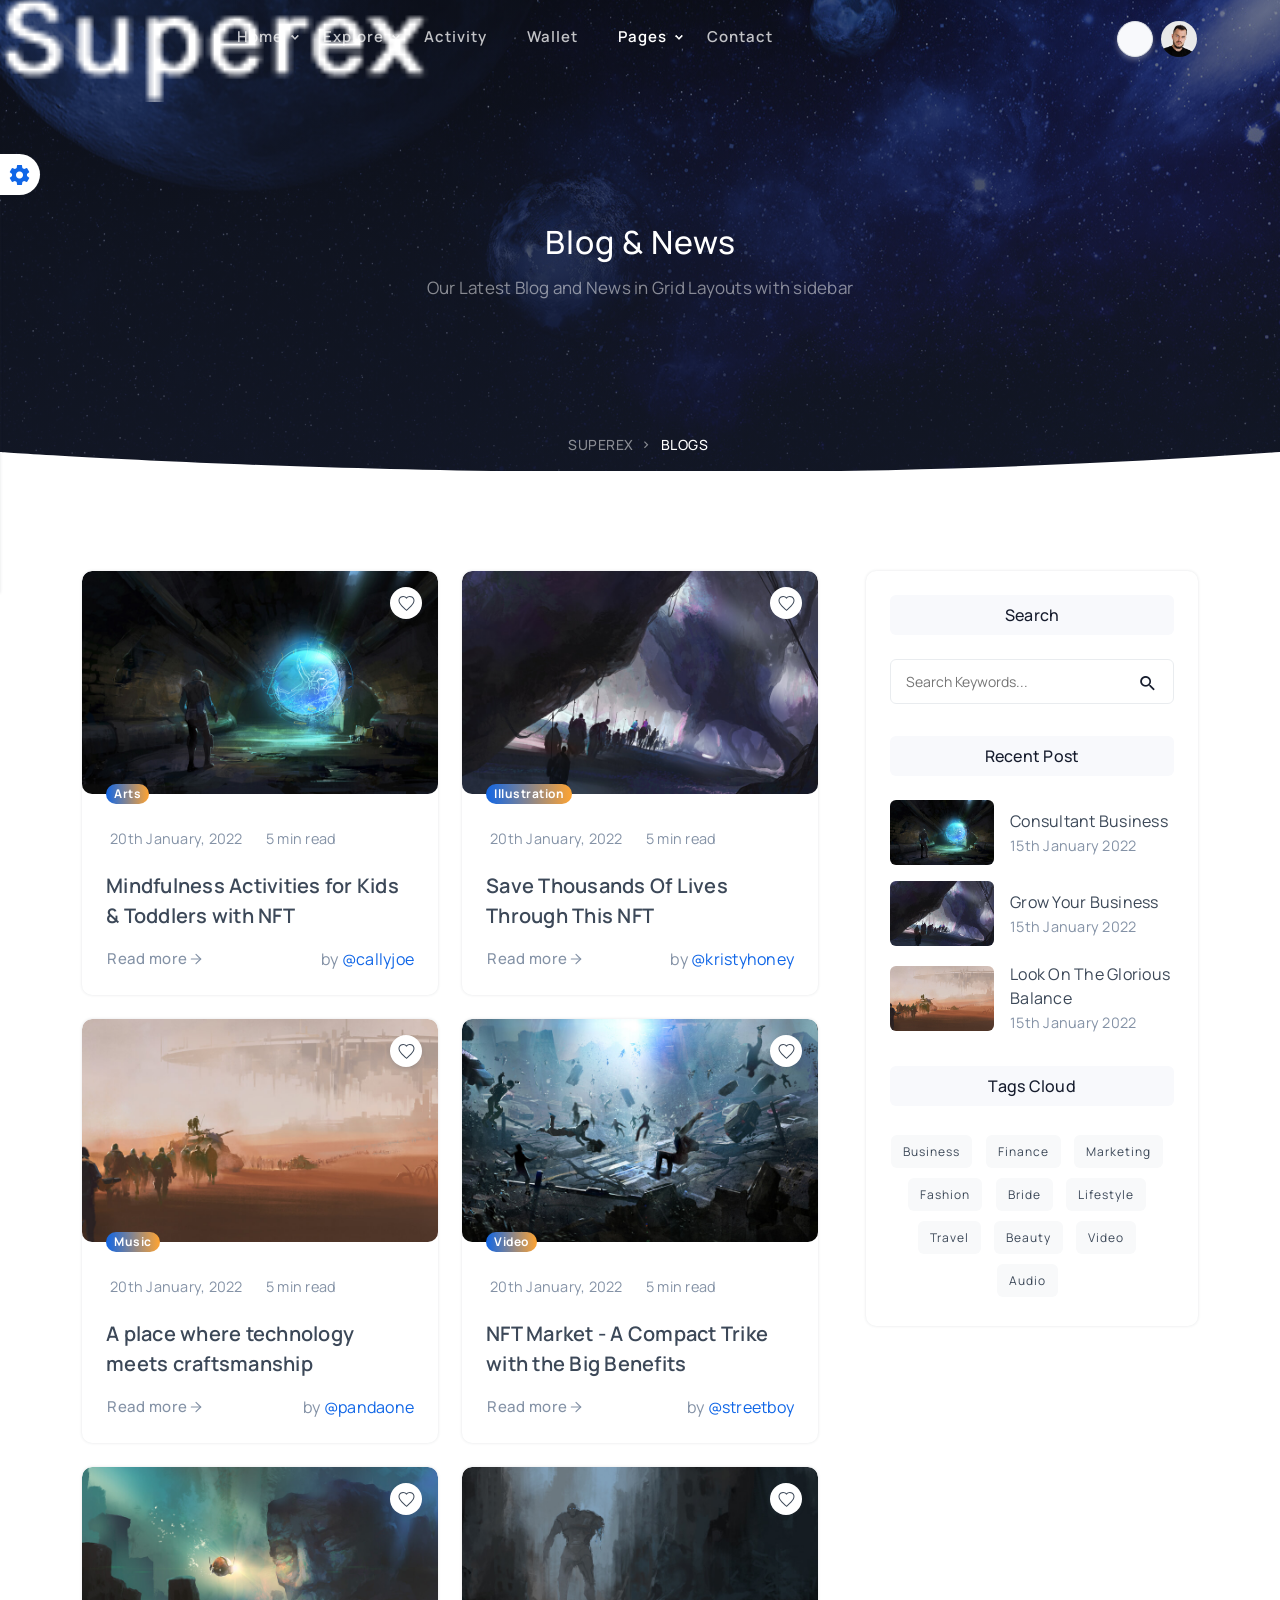
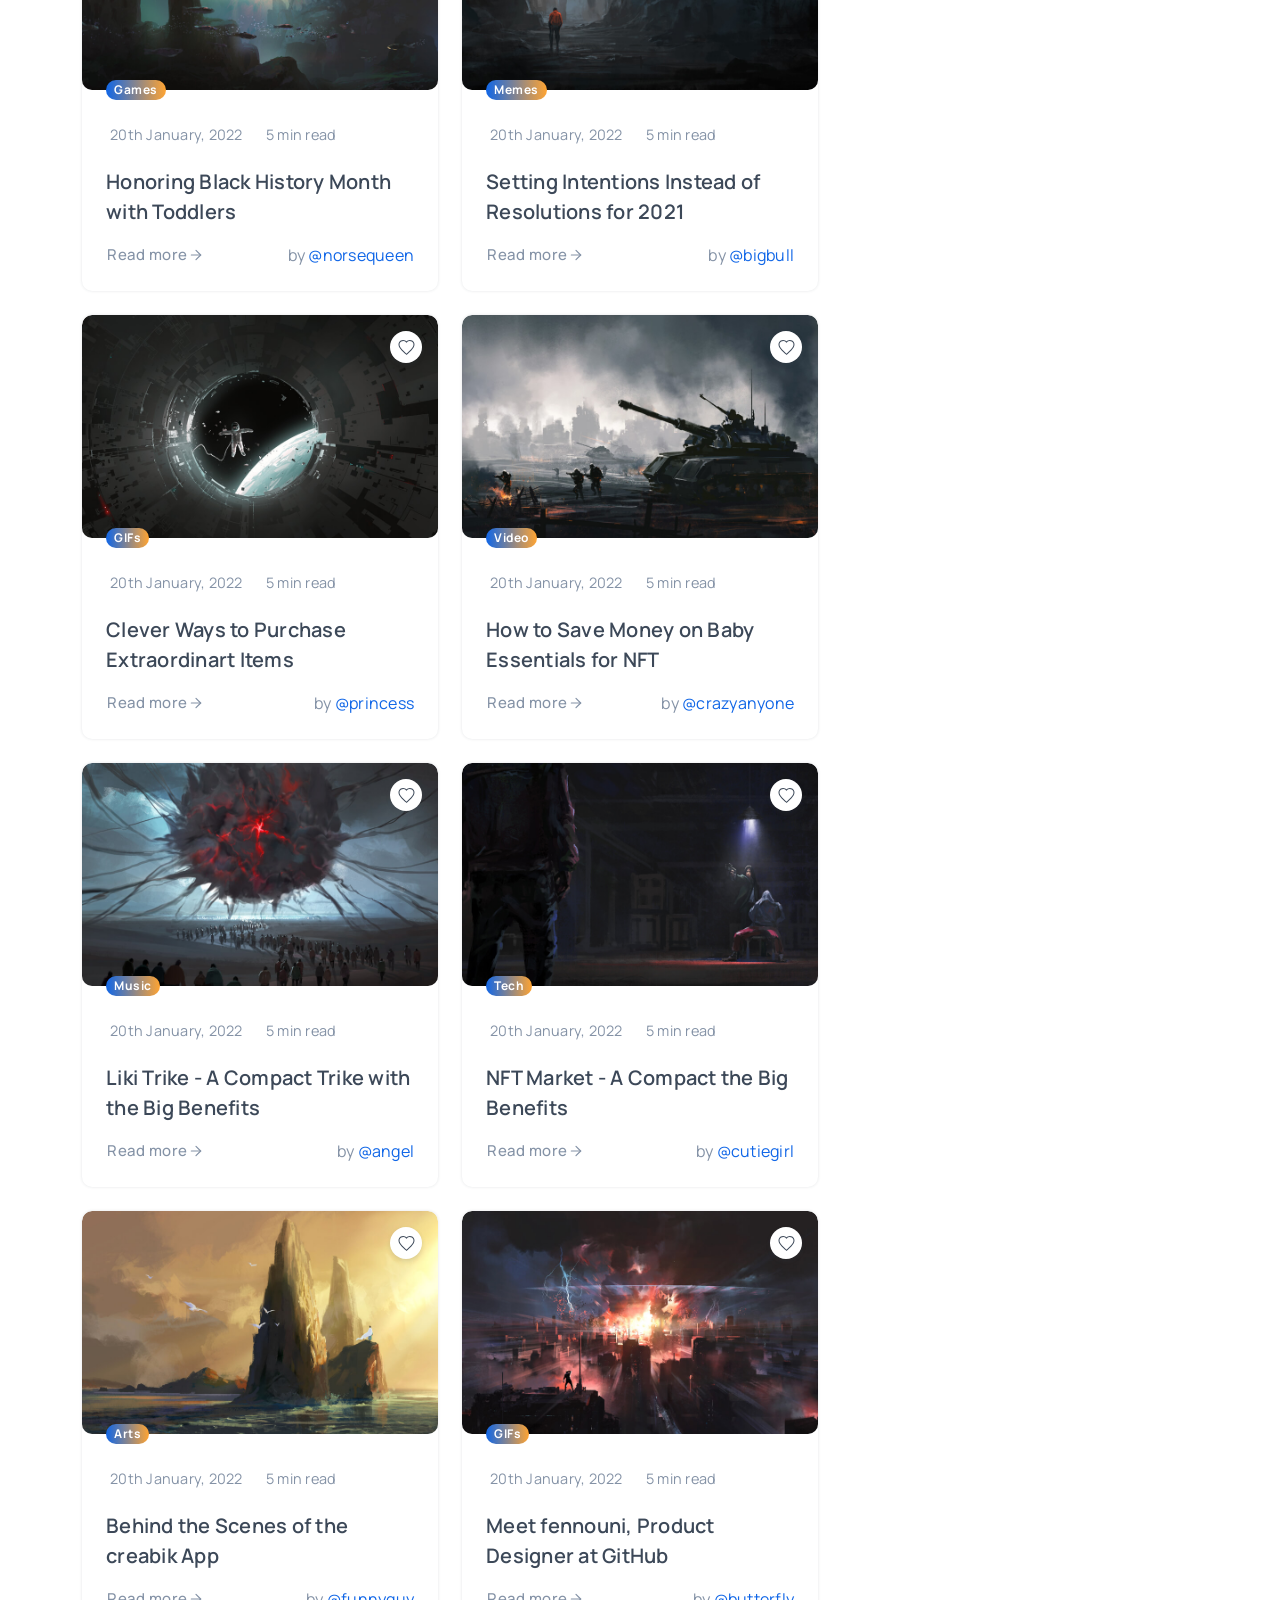
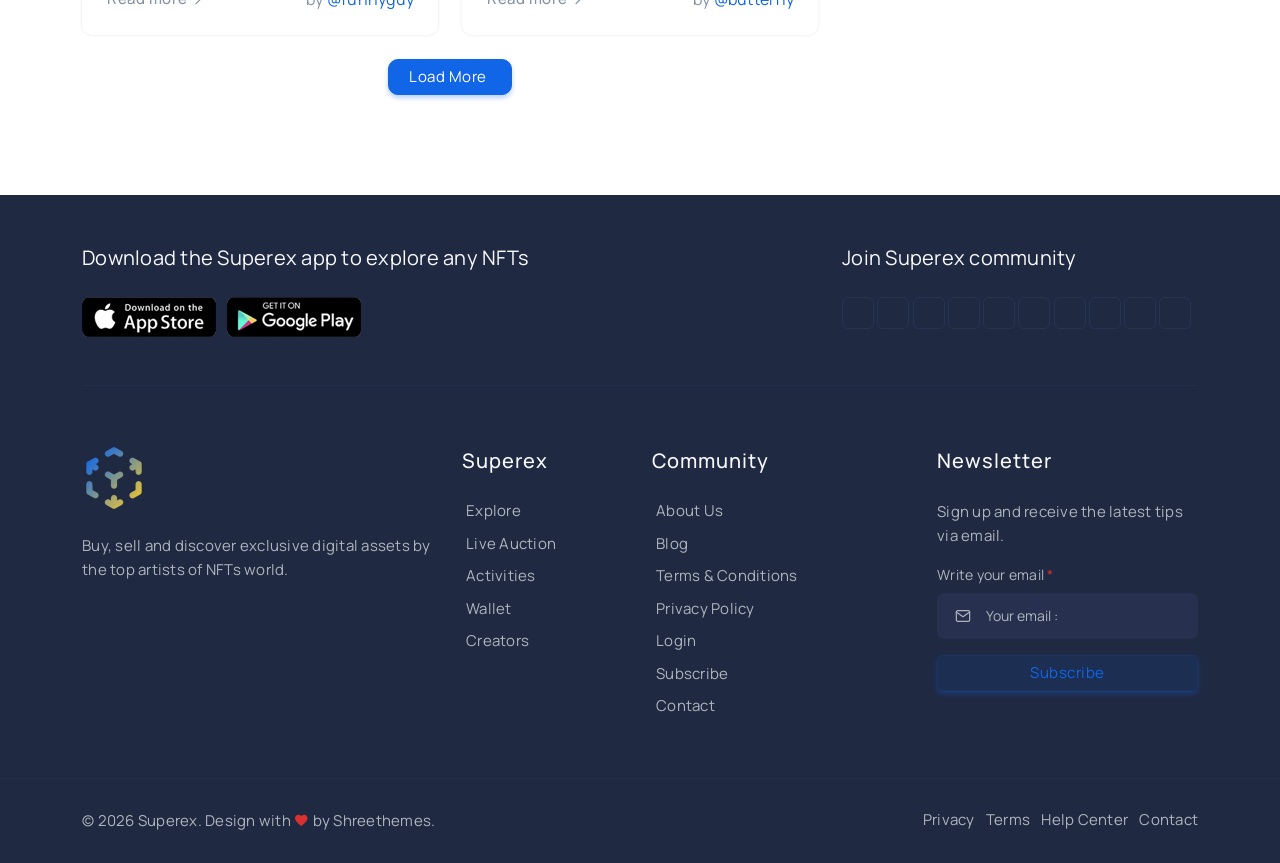
<file: Superex_HTML_Version/HTML/blog-sidebar.html>
<!DOCTYPE html>
    <html lang="en">

    <head>
        <meta charset="utf-8" />
        <title>Superex - NFT Marketplace HTML Template</title>
        <meta name="viewport" content="width=device-width, initial-scale=1.0">
        <meta name="description" content="NFT Marketplace Website Template" />
        <meta name="keywords" content="blockchain nft, collectibles, crypto, crypto art, crypto asset, crypto marketplace, digital, item, NFT, NFT assets, NFT Gaming, nft marketplace, token, wallet" />
        <meta content="Shreethemes" name="author" />
        <meta content="support@shreethemes.in" name="Email" />
        <meta content="https://shreethemes.in/" name="Website" />
        <!-- favicon -->
        <link rel="shortcut icon" href="images/favicon.ico">
        <!-- Bootstrap -->
        <link href="css/bootstrap.min.css" rel="stylesheet" type="text/css" />
        <link href="css/materialdesignicons.min.css" rel="stylesheet" type="text/css" />
        <link href="https://unicons.iconscout.com/release/v4.0.0/css/line.css" rel="stylesheet">
        <!-- Main css -->
        <link href="css/style.css" rel="stylesheet" type="text/css" id="theme-opt" />
        <link href="css/colors/default.css" rel="stylesheet" id="color-opt">
    </head>

    <body>
        <!-- Loader -->
        <!-- <div id="preloader">
            <div id="status">
                <div class="spinner">
                    <div class="double-bounce1"></div>
                    <div class="double-bounce2"></div>
                </div>
            </div>
        </div> -->
        <!-- Loader -->

        <!-- Navbar STart -->
        <header id="topnav" class="defaultscroll sticky">
            <div class="container">
                <!-- Logo Start-->
                <a class="logo" href="index.html">
                    <span class="logo-light-mode">
                        <img src="images/logo-dark.png" height="26" class="l-dark" alt="">
                        <img src="images/logo-light.png" height="26" class="l-light" alt="">
                    </span>
                    <img src="images/logo-light.png" height="26" class="logo-dark-mode" alt="">
                </a>
                <!-- Logo end-->

                <!-- Mobile -->
                <div class="menu-extras">
                    <div class="menu-item">
                        <!-- Mobile menu toggle-->
                        <a class="navbar-toggle" id="isToggle" onclick="toggleMenu()">
                            <div class="lines">
                                <span></span>
                                <span></span>
                                <span></span>
                            </div>
                        </a>
                        <!-- End mobile menu toggle-->
                    </div>
                </div>
                <!-- Mobile -->

                <!--Login button Start-->
                <ul class="buy-button list-inline mb-0">
                    <li class="list-inline-item mb-0 me-1">
                        <div class="dropdown">
                            <button type="button" class="btn dropdown-toggle p-0" data-bs-toggle="dropdown" aria-haspopup="true" aria-expanded="false">
                                <i class="uil uil-search text-white title-dark btn-icon-light fs-5 align-middle"></i>
                                <i class="uil uil-search text-dark btn-icon-dark fs-5 align-middle"></i>
                            </button>
                            <div class="dropdown-menu dd-menu dropdown-menu-end bg-white shadow rounded border-0 mt-3 p-0" style="width: 300px;">
                                <div class="search-bar">
                                    <div id="itemSearch" class="menu-search mb-0">
                                        <form role="search" method="get" id="searchItemform" class="searchform">
                                            <input type="text" class="form-control border rounded" name="s" id="searchItem" placeholder="Search...">
                                            <input type="submit" id="searchItemsubmit" value="Search">
                                        </form>
                                    </div>
                                </div>
                            </div>
                        </div>
                    </li>

                    <li class="list-inline-item mb-0 me-1">
                        <a id="connectWallet">
                            <span class="btn-icon-dark"><span class="btn btn-icon btn-pills btn-primary"><i class="uil uil-wallet fs-6"></i></span></span>
                            <span class="btn-icon-light"><span class="btn btn-icon btn-pills btn-light"><i class="uil uil-wallet fs-6"></i></span></span>
                        </a>
                    </li>
                    
                    <li class="list-inline-item mb-0">
                        <div class="dropdown dropdown-primary">
                            <button type="button" class="btn btn-pills dropdown-toggle p-0" data-bs-toggle="dropdown" aria-haspopup="true" aria-expanded="false"><img src="images/client/01.jpg" class="rounded-pill avatar avatar-sm-sm" alt=""></button>
                            <div class="dropdown-menu dd-menu dropdown-menu-end bg-white shadow border-0 mt-3 pb-3 pt-0 overflow-hidden rounded" style="min-width: 200px;">
                                <div class="position-relative">
                                    <div class="pt-5 pb-3 bg-gradient-primary"></div>
                                    <div class="px-3">
                                        <div class="d-flex align-items-end mt-n4">
                                            <img src="images/client/01.jpg" class="rounded-pill avatar avatar-md-sm img-thumbnail shadow-md" alt="">
                                            <h6 class="text-dark fw-bold mb-0 ms-1">Calvin Carlo</h6>
                                        </div>
                                        <div class="mt-2">
                                            <small class="text-start text-dark d-block fw-bold">Wallet:</small>
                                            <div class="d-flex justify-content-between align-items-center">
                                                <small id="myPublicAddress" class="text-muted">qhut0...hfteh45</small>
                                                <a href="" class="text-primary"><span class="uil uil-copy"></span></a>
                                            </div>
                                        </div>
                                        
                                        <div class="mt-2">
                                            <small class="text-dark">Balance: <span class="text-primary fw-bold">0.00045ETH</span></small>
                                        </div>
                                    </div>
                                </div>
                                <div class="mt-2">
                                    <a class="dropdown-item small fw-semibold text-dark d-flex align-items-center" href="creator-profile.html"><span class="mb-0 d-inline-block me-1"><i class="uil uil-user align-middle h6 mb-0 me-1"></i></span> Profile</a>
                                    <a class="dropdown-item small fw-semibold text-dark d-flex align-items-center" href="creator-profile-edit.html"><span class="mb-0 d-inline-block me-1"><i class="uil uil-cog align-middle h6 mb-0 me-1"></i></span> Settings</a>
                                    <div class="dropdown-divider border-top"></div>
                                    <a class="dropdown-item small fw-semibold text-dark d-flex align-items-center" href="lock-screen.html"><span class="mb-0 d-inline-block me-1"><i class="uil uil-sign-out-alt align-middle h6 mb-0 me-1"></i></span> Logout</a>
                                </div>
                            </div>
                        </div>
                    </li>
                </ul>
                <!--Login button End-->
        
                <div id="navigation">
                    <!-- Navigation Menu-->   
                    <ul class="navigation-menu nav-left nav-light">
                        <li class="has-submenu parent-parent-menu-item">
                            <a href="javascript:void(0)">Home</a><span class="menu-arrow"></span>
                            <ul class="submenu megamenu">
                                <li>
                                    <ul>
                                        <li class="megamenu-head">LTR Home Pages</li>
                                        <li><a href="index.html" class="sub-menu-item">Home One</a></li>
                                        <li><a href="index-two.html" class="sub-menu-item">Home Two</a></li>
                                        <li><a href="index-three.html" class="sub-menu-item">Home Three</a></li>
                                        <li><a href="index-four.html" class="sub-menu-item">Home Four</a></li>
                                        <li><a href="index-five.html" class="sub-menu-item">Home Five <span class="badge bg-warning">NEW</span></a></li>
                                    </ul>
                                </li>

                                <li>
                                    <ul>
                                        <li class="megamenu-head">LTR Dark Home Pages</li>
                                        <li><a href="index-dark.html" class="sub-menu-item">Home One Dark</a></li>
                                        <li><a href="index-two-dark.html" class="sub-menu-item">Home Two Dark</a></li>
                                        <li><a href="index-three-dark.html" class="sub-menu-item">Home Three Dark</a></li>
                                        <li><a href="index-four-dark.html" class="sub-menu-item">Home Four Dark</a></li>
                                        <li><a href="index-five-dark.html" class="sub-menu-item">Home Five Dark <span class="badge bg-warning">NEW</span></a></li>
                                    </ul>
                                </li>

                                <li>
                                    <ul>
                                        <li class="megamenu-head">RTL Home Pages</li>
                                        <li><a href="index-rtl.html" class="sub-menu-item">Home One RTL <span class="badge bg-warning">NEW</span></a></li>
                                        <li><a href="index-two-rtl.html" class="sub-menu-item">Home Two RTL <span class="badge bg-warning">NEW</span></a></li>
                                        <li><a href="index-three-rtl.html" class="sub-menu-item">Home Three RTL <span class="badge bg-warning">NEW</span></a></li>
                                        <li><a href="index-four-rtl.html" class="sub-menu-item">Home Four RTL <span class="badge bg-warning">NEW</span></a></li>
                                        <li><a href="index-five-rtl.html" class="sub-menu-item">Home Five RTL <span class="badge bg-warning">NEW</span></a></li>
                                    </ul>
                                </li>

                                <li>
                                    <ul>
                                        <li class="megamenu-head">RTL Dark Home Pages</li>
                                        <li><a href="index-dark-rtl.html" class="sub-menu-item">Home One Dark RTL <span class="badge bg-warning">NEW</span></a></li>
                                        <li><a href="index-two-dark-rtl.html" class="sub-menu-item">Home Two Dark RTL <span class="badge bg-warning">NEW</span></a></li>
                                        <li><a href="index-three-dark-rtl.html" class="sub-menu-item">Home Three Dark RTL <span class="badge bg-warning">NEW</span></a></li>
                                        <li><a href="index-four-dark-rtl.html" class="sub-menu-item">Home Four Dark RTL <span class="badge bg-warning">NEW</span></a></li>
                                        <li><a href="index-five-dark-rtl.html" class="sub-menu-item">Home Five Dark RTL <span class="badge bg-warning">NEW</span></a></li>
                                    </ul>
                                </li>
                                
                                <li class="d-none d-lg-block">
                                    <ul>
                                        <li><img src="images/character.png" class="img-fluid" alt=""></li>
                                    </ul>
                                </li>
                            </ul>
                        </li>
                        
                        <li class="has-submenu parent-parent-menu-item">
                            <a href="javascript:void(0)">Explore</a><span class="menu-arrow"></span>
                            <ul class="submenu">
                                <li><a href="explore-one.html" class="sub-menu-item"> Explore One</a></li>
                                <li><a href="explore-two.html" class="sub-menu-item"> Explore Two</a></li>
                                <li><a href="explore-three.html" class="sub-menu-item"> Explore Three</a></li>
                                <li><a href="explore-four.html" class="sub-menu-item"> Explore Four</a></li>
                                <li><a href="auction.html" class="sub-menu-item">Live Auction</a></li>
                                <li><a href="item-detail-one.html" class="sub-menu-item"> Item Detail One</a></li>
                                <li><a href="item-detail-two.html" class="sub-menu-item"> Item Detail Two</a></li>
                            </ul>
                        </li>
                        
                        <li><a href="activity.html" class="sub-menu-item"> Activity</a></li>

                        <li><a href="wallet.html" class="sub-menu-item">Wallet</a></li>

                        <li class="has-submenu parent-parent-menu-item">
                            <a href="javascript:void(0)">Pages</a><span class="menu-arrow"></span>
                            <ul class="submenu">
                                <li><a href="aboutus.html" class="sub-menu-item">About Us</a></li>
                                <li class="has-submenu parent-menu-item"><a href="javascript:void(0)"> Creator </a><span class="submenu-arrow"></span>
                                    <ul class="submenu">
                                        <li><a href="creators.html" class="sub-menu-item"> Creators</a></li>
                                        <li><a href="creator-profile.html" class="sub-menu-item"> Creator Profile</a></li>
                                        <li><a href="creator-profile-edit.html" class="sub-menu-item"> Profile Edit</a></li>
                                        <li><a href="become-creator.html" class="sub-menu-item"> Become Creator</a></li>
                                    </ul>
                                </li>
                                <li><a href="collections.html" class="sub-menu-item">Collections</a></li>
                                <li class="has-submenu parent-menu-item"><a href="javascript:void(0)"> Blog </a><span class="submenu-arrow"></span>
                                    <ul class="submenu">
                                        <li><a href="blogs.html" class="sub-menu-item"> Blogs</a></li>
                                        <li><a href="blog-sidebar.html" class="sub-menu-item"> Blog with sidebar</a></li>
                                        <li><a href="blog-detail.html" class="sub-menu-item"> Blog Detail</a></li>
                                    </ul> 
                                </li>
                                <li class="has-submenu parent-menu-item"><a href="javascript:void(0)"> Auth Pages </a><span class="submenu-arrow"></span>
                                    <ul class="submenu">
                                        <li><a href="login.html" class="sub-menu-item"> Login</a></li>
                                        <li><a href="signup.html" class="sub-menu-item"> Signup</a></li>
                                        <li><a href="reset-password.html" class="sub-menu-item"> Forgot Password</a></li>
                                        <li><a href="lock-screen.html" class="sub-menu-item"> Lock Screen</a></li>
                                    </ul> 
                                </li>
                                <li class="has-submenu parent-menu-item"><a href="javascript:void(0)"> Special <span class="badge bg-warning">NEW</span> </a><span class="submenu-arrow"></span>
                                    <ul class="submenu">
                                        <li><a href="comingsoon.html" class="sub-menu-item"> Coming Soon</a></li>
                                        <li><a href="maintenance.html" class="sub-menu-item"> Maintenance</a></li>
                                        <li><a href="error.html" class="sub-menu-item"> 404!</a></li>
                                    </ul> 
                                </li>
                                <li class="has-submenu parent-menu-item"><a href="javascript:void(0)"> Help Center <span class="badge bg-warning">NEW</span> </a><span class="submenu-arrow"></span>
                                    <ul class="submenu">
                                        <li><a href="helpcenter-overview.html" class="sub-menu-item"> Overview</a></li>
                                        <li><a href="helpcenter-faqs.html" class="sub-menu-item"> FAQs</a></li>
                                        <li><a href="helpcenter-guides.html" class="sub-menu-item"> Guides</a></li>
                                        <li><a href="helpcenter-support-request.html" class="sub-menu-item"> Support</a></li>
                                    </ul> 
                                </li>
                                <li><a href="upload-work.html" class="sub-menu-item">Upload Works</a></li>
                                <li><a href="terms.html" class="sub-menu-item">Terms Policy</a></li>
                                <li><a href="privacy.html" class="sub-menu-item">Privacy Policy</a></li>
                                <li><a href="changelog.html" class="sub-menu-item">Changelog</a></li>
                            </ul>
                        </li>
                        
                        <li><a href="contact.html" class="sub-menu-item">Contact</a></li>
                    </ul><!--end navigation menu-->
                </div><!--end navigation-->
            </div><!--end container-->
        </header><!--end header-->
        <!-- Navbar End -->

        <!-- Start Home -->
        <section class="bg-half-170 d-table w-100" style="background: url('images/bg/02.jpg') bottom;">
            <div class="bg-overlay bg-gradient-overlay-2"></div>
            <div class="container">
                <div class="row mt-5 justify-content-center">
                    <div class="col-12">
                        <div class="title-heading text-center">
                            <h5 class="heading fw-semibold sub-heading text-white title-dark">Blog & News</h5>
                            <p class="text-white-50 para-desc mx-auto mb-0">Our Latest Blog and News in Grid Layouts with sidebar</p>
                        </div>
                    </div><!--end col-->
                </div><!--end row-->

                <div class="position-middle-bottom">
                    <nav aria-label="breadcrumb" class="d-block">
                        <ul class="breadcrumb breadcrumb-muted mb-0 p-0">
                            <li class="breadcrumb-item"><a href="index.html">Superex</a></li>
                            <li class="breadcrumb-item active" aria-current="page">Blogs</li>
                        </ul>
                    </nav>
                </div>
            </div><!--end container-->
        </section><!--end section-->
        <div class="position-relative">            
            <div class="shape overflow-hidden text-white">
                <svg viewBox="0 0 2880 48" fill="none" xmlns="http://www.w3.org/2000/svg">
                    <path d="M0 48H1437.5H2880V0H2160C1442.5 52 720 0 720 0H0V48Z" fill="currentColor"></path>
                </svg>
            </div>
        </div>
        <!-- End Home -->

        <!-- Start Blog -->
        <section class="section">
            <div class="container">
                <div class="row">
                    <div class="col-lg-8 col-md-6">
                        <div class="row g-4">
                            <div class="col-lg-6">
                                <div class="card blog blog-primary shadow rounded-md overflow-hidden">
                                    <div class="position-relative">
                                        <img src="images/blog/01.jpg" class="img-fluid rounded-md" alt="">
                                        <div class="position-absolute top-0 end-0 m-3">
                                            <span class="like-icon shadow-sm"><a href="javascript:void(0)" class="text-muted icon"><i class="mdi mdi-18px mdi-heart mb-0"></i></a></span>
                                        </div>
                                    </div>
                                    <div class="card-body position-relative p-4">
                                        <a href="" class="badge tag gradient rounded-md fw-bold">Arts</a>
        
                                        <ul class="list-unstyled mt-2">
                                            <li class="list-inline-item text-muted small me-3"><i class="uil uil-calendar-alt text-dark h6 me-1"></i>20th January, 2022</li>
                                            <li class="list-inline-item text-muted small"><i class="uil uil-clock text-dark h6 me-1"></i>5 min read</li>
                                        </ul>
                                        <a href="blog-detail.html" class="text-dark title h5 mt-3">Mindfulness Activities for Kids & Toddlers with NFT</a>
                                        
                                        <div class="mt-3 d-flex justify-content-between align-items-center">
                                            <a href="blog-detail.html" class="btn btn-link text-muted">Read more <i data-feather="arrow-right" class="fea icon-sm"></i></a>
                                            <span class="text-muted fs-6">by <a href="creator-profile.html" class="link">@callyjoe</a></span>
                                        </div>
                                    </div>
                                </div>
                            </div><!--end col-->
                            
                            <div class="col-lg-6">
                                <div class="card blog blog-primary shadow rounded-md overflow-hidden">
                                    <div class="position-relative">
                                        <img src="images/blog/02.jpg" class="img-fluid rounded-md" alt="">
                                        <div class="position-absolute top-0 end-0 m-3">
                                            <span class="like-icon shadow-sm"><a href="javascript:void(0)" class="text-muted icon"><i class="mdi mdi-18px mdi-heart mb-0"></i></a></span>
                                        </div>
                                    </div>
                                    <div class="card-body position-relative p-4">
                                        <a href="" class="badge tag gradient rounded-md fw-bold">Illustration</a>
        
                                        <ul class="list-unstyled mt-2">
                                            <li class="list-inline-item text-muted small me-3"><i class="uil uil-calendar-alt text-dark h6 me-1"></i>20th January, 2022</li>
                                            <li class="list-inline-item text-muted small"><i class="uil uil-clock text-dark h6 me-1"></i>5 min read</li>
                                        </ul>
                                        <a href="blog-detail.html" class="text-dark title h5 mt-3">Save Thousands Of Lives Through This NFT</a>
                                        
                                        <div class="mt-3 d-flex justify-content-between align-items-center">
                                            <a href="blog-detail.html" class="btn btn-link text-muted">Read more <i data-feather="arrow-right" class="fea icon-sm"></i></a>
                                            <span class="text-muted fs-6">by <a href="creator-profile.html" class="link">@kristyhoney</a></span>
                                        </div>
                                    </div>
                                </div>
                            </div><!--end col-->
                            
                            <div class="col-lg-6">
                                <div class="card blog blog-primary shadow rounded-md overflow-hidden">
                                    <div class="position-relative">
                                        <img src="images/blog/03.jpg" class="img-fluid rounded-md" alt="">
                                        <div class="position-absolute top-0 end-0 m-3">
                                            <span class="like-icon shadow-sm"><a href="javascript:void(0)" class="text-muted icon"><i class="mdi mdi-18px mdi-heart mb-0"></i></a></span>
                                        </div>
                                    </div>
                                    <div class="card-body position-relative p-4">
                                        <a href="" class="badge tag gradient rounded-md fw-bold">Music</a>
        
                                        <ul class="list-unstyled mt-2">
                                            <li class="list-inline-item text-muted small me-3"><i class="uil uil-calendar-alt text-dark h6 me-1"></i>20th January, 2022</li>
                                            <li class="list-inline-item text-muted small"><i class="uil uil-clock text-dark h6 me-1"></i>5 min read</li>
                                        </ul>
                                        <a href="blog-detail.html" class="text-dark title h5 mt-3">A place where technology meets craftsmanship</a>
                                        
                                        <div class="mt-3 d-flex justify-content-between align-items-center">
                                            <a href="blog-detail.html" class="btn btn-link text-muted">Read more <i data-feather="arrow-right" class="fea icon-sm"></i></a>
                                            <span class="text-muted fs-6">by <a href="creator-profile.html" class="link">@pandaone</a></span>
                                        </div>
                                    </div>
                                </div>
                            </div><!--end col-->
                            
                            <div class="col-lg-6">
                                <div class="card blog blog-primary shadow rounded-md overflow-hidden">
                                    <div class="position-relative">
                                        <img src="images/blog/04.jpg" class="img-fluid rounded-md" alt="">
                                        <div class="position-absolute top-0 end-0 m-3">
                                            <span class="like-icon shadow-sm"><a href="javascript:void(0)" class="text-muted icon"><i class="mdi mdi-18px mdi-heart mb-0"></i></a></span>
                                        </div>
                                    </div>
                                    <div class="card-body position-relative p-4">
                                        <a href="" class="badge tag gradient rounded-md fw-bold">Video</a>
        
                                        <ul class="list-unstyled mt-2">
                                            <li class="list-inline-item text-muted small me-3"><i class="uil uil-calendar-alt text-dark h6 me-1"></i>20th January, 2022</li>
                                            <li class="list-inline-item text-muted small"><i class="uil uil-clock text-dark h6 me-1"></i>5 min read</li>
                                        </ul>
                                        <a href="blog-detail.html" class="text-dark title h5 mt-3">NFT Market - A Compact Trike with the Big Benefits</a>
                                        
                                        <div class="mt-3 d-flex justify-content-between align-items-center">
                                            <a href="blog-detail.html" class="btn btn-link text-muted">Read more <i data-feather="arrow-right" class="fea icon-sm"></i></a>
                                            <span class="text-muted fs-6">by <a href="creator-profile.html" class="link">@streetboy</a></span>
                                        </div>
                                    </div>
                                </div>
                            </div><!--end col-->
                            
                            <div class="col-lg-6">
                                <div class="card blog blog-primary shadow rounded-md overflow-hidden">
                                    <div class="position-relative">
                                        <img src="images/blog/05.jpg" class="img-fluid rounded-md" alt="">
                                        <div class="position-absolute top-0 end-0 m-3">
                                            <span class="like-icon shadow-sm"><a href="javascript:void(0)" class="text-muted icon"><i class="mdi mdi-18px mdi-heart mb-0"></i></a></span>
                                        </div>
                                    </div>
                                    <div class="card-body position-relative p-4">
                                        <a href="" class="badge tag gradient rounded-md fw-bold">Games</a>
        
                                        <ul class="list-unstyled mt-2">
                                            <li class="list-inline-item text-muted small me-3"><i class="uil uil-calendar-alt text-dark h6 me-1"></i>20th January, 2022</li>
                                            <li class="list-inline-item text-muted small"><i class="uil uil-clock text-dark h6 me-1"></i>5 min read</li>
                                        </ul>
                                        <a href="blog-detail.html" class="text-dark title h5 mt-3">Honoring Black History Month with Toddlers</a>
                                        
                                        <div class="mt-3 d-flex justify-content-between align-items-center">
                                            <a href="blog-detail.html" class="btn btn-link text-muted">Read more <i data-feather="arrow-right" class="fea icon-sm"></i></a>
                                            <span class="text-muted fs-6">by <a href="creator-profile.html" class="link">@norsequeen</a></span>
                                        </div>
                                    </div>
                                </div>
                            </div><!--end col-->
                            
                            <div class="col-lg-6">
                                <div class="card blog blog-primary shadow rounded-md overflow-hidden">
                                    <div class="position-relative">
                                        <img src="images/blog/06.jpg" class="img-fluid rounded-md" alt="">
                                        <div class="position-absolute top-0 end-0 m-3">
                                            <span class="like-icon shadow-sm"><a href="javascript:void(0)" class="text-muted icon"><i class="mdi mdi-18px mdi-heart mb-0"></i></a></span>
                                        </div>
                                    </div>
                                    <div class="card-body position-relative p-4">
                                        <a href="" class="badge tag gradient rounded-md fw-bold">Memes</a>
        
                                        <ul class="list-unstyled mt-2">
                                            <li class="list-inline-item text-muted small me-3"><i class="uil uil-calendar-alt text-dark h6 me-1"></i>20th January, 2022</li>
                                            <li class="list-inline-item text-muted small"><i class="uil uil-clock text-dark h6 me-1"></i>5 min read</li>
                                        </ul>
                                        <a href="blog-detail.html" class="text-dark title h5 mt-3">Setting Intentions Instead of Resolutions for 2021</a>
                                        
                                        <div class="mt-3 d-flex justify-content-between align-items-center">
                                            <a href="blog-detail.html" class="btn btn-link text-muted">Read more <i data-feather="arrow-right" class="fea icon-sm"></i></a>
                                            <span class="text-muted fs-6">by <a href="creator-profile.html" class="link">@bigbull</a></span>
                                        </div>
                                    </div>
                                </div>
                            </div><!--end col-->
                            
                            <div class="col-lg-6">
                                <div class="card blog blog-primary shadow rounded-md overflow-hidden">
                                    <div class="position-relative">
                                        <img src="images/blog/07.jpg" class="img-fluid rounded-md" alt="">
                                        <div class="position-absolute top-0 end-0 m-3">
                                            <span class="like-icon shadow-sm"><a href="javascript:void(0)" class="text-muted icon"><i class="mdi mdi-18px mdi-heart mb-0"></i></a></span>
                                        </div>
                                    </div>
                                    <div class="card-body position-relative p-4">
                                        <a href="" class="badge tag gradient rounded-md fw-bold">GIFs</a>
        
                                        <ul class="list-unstyled mt-2">
                                            <li class="list-inline-item text-muted small me-3"><i class="uil uil-calendar-alt text-dark h6 me-1"></i>20th January, 2022</li>
                                            <li class="list-inline-item text-muted small"><i class="uil uil-clock text-dark h6 me-1"></i>5 min read</li>
                                        </ul>
                                        <a href="blog-detail.html" class="text-dark title h5 mt-3">Clever Ways to Purchase Extraordinart Items</a>
                                        
                                        <div class="mt-3 d-flex justify-content-between align-items-center">
                                            <a href="blog-detail.html" class="btn btn-link text-muted">Read more <i data-feather="arrow-right" class="fea icon-sm"></i></a>
                                            <span class="text-muted fs-6">by <a href="creator-profile.html" class="link">@princess</a></span>
                                        </div>
                                    </div>
                                </div>
                            </div><!--end col-->
                            
                            <div class="col-lg-6">
                                <div class="card blog blog-primary shadow rounded-md overflow-hidden">
                                    <div class="position-relative">
                                        <img src="images/blog/08.jpg" class="img-fluid rounded-md" alt="">
                                        <div class="position-absolute top-0 end-0 m-3">
                                            <span class="like-icon shadow-sm"><a href="javascript:void(0)" class="text-muted icon"><i class="mdi mdi-18px mdi-heart mb-0"></i></a></span>
                                        </div>
                                    </div>
                                    <div class="card-body position-relative p-4">
                                        <a href="" class="badge tag gradient rounded-md fw-bold">Video</a>
        
                                        <ul class="list-unstyled mt-2">
                                            <li class="list-inline-item text-muted small me-3"><i class="uil uil-calendar-alt text-dark h6 me-1"></i>20th January, 2022</li>
                                            <li class="list-inline-item text-muted small"><i class="uil uil-clock text-dark h6 me-1"></i>5 min read</li>
                                        </ul>
                                        <a href="blog-detail.html" class="text-dark title h5 mt-3">How to Save Money on Baby Essentials for NFT</a>
                                        
                                        <div class="mt-3 d-flex justify-content-between align-items-center">
                                            <a href="blog-detail.html" class="btn btn-link text-muted">Read more <i data-feather="arrow-right" class="fea icon-sm"></i></a>
                                            <span class="text-muted fs-6">by <a href="creator-profile.html" class="link">@crazyanyone</a></span>
                                        </div>
                                    </div>
                                </div>
                            </div><!--end col-->
                            
                            <div class="col-lg-6">
                                <div class="card blog blog-primary shadow rounded-md overflow-hidden">
                                    <div class="position-relative">
                                        <img src="images/blog/09.jpg" class="img-fluid rounded-md" alt="">
                                        <div class="position-absolute top-0 end-0 m-3">
                                            <span class="like-icon shadow-sm"><a href="javascript:void(0)" class="text-muted icon"><i class="mdi mdi-18px mdi-heart mb-0"></i></a></span>
                                        </div>
                                    </div>
                                    <div class="card-body position-relative p-4">
                                        <a href="" class="badge tag gradient rounded-md fw-bold">Music</a>
        
                                        <ul class="list-unstyled mt-2">
                                            <li class="list-inline-item text-muted small me-3"><i class="uil uil-calendar-alt text-dark h6 me-1"></i>20th January, 2022</li>
                                            <li class="list-inline-item text-muted small"><i class="uil uil-clock text-dark h6 me-1"></i>5 min read</li>
                                        </ul>
                                        <a href="blog-detail.html" class="text-dark title h5 mt-3">Liki Trike - A Compact Trike with the Big Benefits</a>
                                        
                                        <div class="mt-3 d-flex justify-content-between align-items-center">
                                            <a href="blog-detail.html" class="btn btn-link text-muted">Read more <i data-feather="arrow-right" class="fea icon-sm"></i></a>
                                            <span class="text-muted fs-6">by <a href="creator-profile.html" class="link">@angel</a></span>
                                        </div>
                                    </div>
                                </div>
                            </div><!--end col-->
                            
                            <div class="col-lg-6">
                                <div class="card blog blog-primary shadow rounded-md overflow-hidden">
                                    <div class="position-relative">
                                        <img src="images/blog/10.jpg" class="img-fluid rounded-md" alt="">
                                        <div class="position-absolute top-0 end-0 m-3">
                                            <span class="like-icon shadow-sm"><a href="javascript:void(0)" class="text-muted icon"><i class="mdi mdi-18px mdi-heart mb-0"></i></a></span>
                                        </div>
                                    </div>
                                    <div class="card-body position-relative p-4">
                                        <a href="" class="badge tag gradient rounded-md fw-bold">Tech</a>
        
                                        <ul class="list-unstyled mt-2">
                                            <li class="list-inline-item text-muted small me-3"><i class="uil uil-calendar-alt text-dark h6 me-1"></i>20th January, 2022</li>
                                            <li class="list-inline-item text-muted small"><i class="uil uil-clock text-dark h6 me-1"></i>5 min read</li>
                                        </ul>
                                        <a href="blog-detail.html" class="text-dark title h5 mt-3">NFT Market - A Compact the Big Benefits</a>
                                        
                                        <div class="mt-3 d-flex justify-content-between align-items-center">
                                            <a href="blog-detail.html" class="btn btn-link text-muted">Read more <i data-feather="arrow-right" class="fea icon-sm"></i></a>
                                            <span class="text-muted fs-6">by <a href="creator-profile.html" class="link">@cutiegirl</a></span>
                                        </div>
                                    </div>
                                </div>
                            </div><!--end col-->
                            
                            <div class="col-lg-6">
                                <div class="card blog blog-primary shadow rounded-md overflow-hidden">
                                    <div class="position-relative">
                                        <img src="images/blog/11.jpg" class="img-fluid rounded-md" alt="">
                                        <div class="position-absolute top-0 end-0 m-3">
                                            <span class="like-icon shadow-sm"><a href="javascript:void(0)" class="text-muted icon"><i class="mdi mdi-18px mdi-heart mb-0"></i></a></span>
                                        </div>
                                    </div>
                                    <div class="card-body position-relative p-4">
                                        <a href="" class="badge tag gradient rounded-md fw-bold">Arts</a>
        
                                        <ul class="list-unstyled mt-2">
                                            <li class="list-inline-item text-muted small me-3"><i class="uil uil-calendar-alt text-dark h6 me-1"></i>20th January, 2022</li>
                                            <li class="list-inline-item text-muted small"><i class="uil uil-clock text-dark h6 me-1"></i>5 min read</li>
                                        </ul>
                                        <a href="blog-detail.html" class="text-dark title h5 mt-3">Behind the Scenes of the creabik App</a>
                                        
                                        <div class="mt-3 d-flex justify-content-between align-items-center">
                                            <a href="blog-detail.html" class="btn btn-link text-muted">Read more <i data-feather="arrow-right" class="fea icon-sm"></i></a>
                                            <span class="text-muted fs-6">by <a href="creator-profile.html" class="link">@funnyguy</a></span>
                                        </div>
                                    </div>
                                </div>
                            </div><!--end col-->
                            
                            <div class="col-lg-6">
                                <div class="card blog blog-primary shadow rounded-md overflow-hidden">
                                    <div class="position-relative">
                                        <img src="images/blog/12.jpg" class="img-fluid rounded-md" alt="">
                                        <div class="position-absolute top-0 end-0 m-3">
                                            <span class="like-icon shadow-sm"><a href="javascript:void(0)" class="text-muted icon"><i class="mdi mdi-18px mdi-heart mb-0"></i></a></span>
                                        </div>
                                    </div>
                                    <div class="card-body position-relative p-4">
                                        <a href="" class="badge tag gradient rounded-md fw-bold">GIFs</a>
        
                                        <ul class="list-unstyled mt-2">
                                            <li class="list-inline-item text-muted small me-3"><i class="uil uil-calendar-alt text-dark h6 me-1"></i>20th January, 2022</li>
                                            <li class="list-inline-item text-muted small"><i class="uil uil-clock text-dark h6 me-1"></i>5 min read</li>
                                        </ul>
                                        <a href="blog-detail.html" class="text-dark title h5 mt-3">Meet fennouni, Product Designer at GitHub</a>
                                        
                                        <div class="mt-3 d-flex justify-content-between align-items-center">
                                            <a href="blog-detail.html" class="btn btn-link text-muted">Read more <i data-feather="arrow-right" class="fea icon-sm"></i></a>
                                            <span class="text-muted fs-6">by <a href="creator-profile.html" class="link">@butterfly</a></span>
                                        </div>
                                    </div>
                                </div>
                            </div><!--end col-->
                        </div><!--end row-->
        
                        <div class="row">
                            <div class="col mt-4">
                                <div class="text-center">
                                    <a href="javascript:void(0)" class="btn btn-primary rounded-md">Load More <i class="uil uil-process mdi-spin ms-1"></i></a>
                                </div>
                            </div><!--end col-->
                        </div><!--end row-->
                    </div><!--end col-->

                    <div class="col-lg-4 col-md-6 mt-4 pt-2 mt-sm-0 pt-sm-0">
                        <div class="sidebar sticky-bar ms-lg-4 p-4 rounded-md shadow">
                            <!-- SEARCH -->
                            <div class="widget">
                                <h6 class="widget-title font-weight-bold pt-2 pb-2 bg-light rounded text-center">Search</h6>
                                <div id="search2" class="widget-search mt-4 mb-0">
                                    <form role="search" method="get" id="searchform" class="searchform">
                                        <div>
                                            <input type="text" class="border rounded" name="s" id="s" placeholder="Search Keywords...">
                                            <input type="submit" id="searchsubmit" value="Search">
                                        </div>
                                    </form>
                                </div>
                            </div>
                            <!-- SEARCH -->

                            <!-- RECENT POST -->
                            <div class="widget mt-4 pt-2">
                                <h6 class="widget-title font-weight-bold pt-2 pb-2 bg-light rounded text-center">Recent Post</h6>
                                <div class="mt-4">
                                    <div class="d-flex align-items-center">
                                        <img src="images/blog/01.jpg" class="avatar avatar-small rounded" style="width: auto;" alt="">
                                        <div class="flex-1 ms-3">
                                            <a href="blog-detail.html" class="d-block title text-dark">Consultant Business</a>
                                            <small class="text-muted">15th January 2022</small>
                                        </div>
                                    </div>

                                    <div class="d-flex align-items-center mt-3">
                                        <img src="images/blog/02.jpg" class="avatar avatar-small rounded" style="width: auto;" alt="">
                                        <div class="flex-1 ms-3">
                                            <a href="blog-detail.html" class="d-block title text-dark">Grow Your Business</a>
                                            <small class="text-muted">15th January 2022</small>
                                        </div>
                                    </div>
                                    
                                    <div class="d-flex align-items-center mt-3">
                                        <img src="images/blog/03.jpg" class="avatar avatar-small rounded" style="width: auto;" alt="">
                                        <div class="flex-1 ms-3">
                                            <a href="blog-detail.html" class="d-block title text-dark">Look On The Glorious Balance</a>
                                            <small class="text-muted">15th January 2022</small>
                                        </div>
                                    </div>
                                </div>
                            </div>
                            <!-- RECENT POST -->

                            <!-- TAG CLOUDS -->
                            <div class="widget mt-4 pt-2 text-center">
                                <h6 class="widget-title font-weight-bold pt-2 pb-2 bg-light rounded">Tags Cloud</h6>
                                <div class="tagcloud mt-4">
                                    <a href="javascript:void(0)" class="rounded text-capitalize fw-normal">Business</a>
                                    <a href="javascript:void(0)" class="rounded text-capitalize fw-normal">Finance</a>
                                    <a href="javascript:void(0)" class="rounded text-capitalize fw-normal">Marketing</a>
                                    <a href="javascript:void(0)" class="rounded text-capitalize fw-normal">Fashion</a>
                                    <a href="javascript:void(0)" class="rounded text-capitalize fw-normal">Bride</a>
                                    <a href="javascript:void(0)" class="rounded text-capitalize fw-normal">Lifestyle</a>
                                    <a href="javascript:void(0)" class="rounded text-capitalize fw-normal">Travel</a>
                                    <a href="javascript:void(0)" class="rounded text-capitalize fw-normal">Beauty</a>
                                    <a href="javascript:void(0)" class="rounded text-capitalize fw-normal">Video</a>
                                    <a href="javascript:void(0)" class="rounded text-capitalize fw-normal">Audio</a>
                                </div>
                            </div>
                            <!-- TAG CLOUDS -->
                        </div>
                    </div><!--end col-->
                </div><!--end row-->
            </div><!--end container-->
        </section><!--end section-->
        <!-- End Blog -->

        <!-- Footer Start -->
        <footer class="bg-footer">
            <div class="py-5">
                <div class="container">
                    <div class="row">
                        <div class="col-xl-8 col-lg-7 col-md-6">
                            <h5 class="text-light fw-normal title-dark">Download the Superex app to explore any NFTs</h5>
                            
                            <div class="mt-4">
                                <a href=""><img src="images/app.png" height="40" alt=""></a>
                                <a href="" class="ms-2"><img src="images/playstore.png" height="40" alt=""></a>
                            </div>
                        </div>

                        <div class="col-xl-4 col-lg-5 col-md-6 mt-4 mt-sm-0">
                            <h5 class="text-light fw-normal title-dark">Join Superex community</h5>

                            <ul class="list-unstyled social-icon foot-social-icon mb-0 mt-4">
                                <li class="list-inline-item lh-1"><a href="" class="rounded"><i class="uil uil-facebook-f"></i></a></li>
                                <li class="list-inline-item lh-1"><a href="" class="rounded"><i class="uil uil-instagram"></i></a></li>
                                <li class="list-inline-item lh-1"><a href="" class="rounded"><i class="uil uil-linkedin"></i></a></li>
                                <li class="list-inline-item lh-1"><a href="" class="rounded"><i class="uil uil-dribbble"></i></a></li>
                                <li class="list-inline-item lh-1"><a href="" class="rounded"><i class="uil uil-twitter"></i></a></li>
                                <li class="list-inline-item lh-1"><a href="" class="rounded"><i class="uil uil-skype"></i></a></li>
                                <li class="list-inline-item lh-1"><a href="" class="rounded"><i class="uil uil-telegram"></i></a></li>
                                <li class="list-inline-item lh-1"><a href="" class="rounded"><i class="uil uil-slack"></i></a></li>
                                <li class="list-inline-item lh-1"><a href="" class="rounded"><i class="uil uil-tumblr"></i></a></li>
                                <li class="list-inline-item lh-1"><a href="" class="rounded"><i class="uil uil-whatsapp"></i></a></li>
                            </ul>
                        </div><!--end col-->
                    </div><!--end row-->
                </div><!--end container-->
            </div><!--end div-->

            <div class="container">
                <div class="row">
                    <div class="col-12">
                        <div class="footer-py-60 footer-border">
                            <div class="row">
                                <div class="col-lg-4 col-12 mb-0 mb-md-4 pb-0 pb-md-2">
                                    <a href="#" class="logo-footer">
                                        <img src="images/icon-logo-64.png" alt="">
                                    </a>
                                    <p class="para-desc mb-0 mt-4">Buy, sell and discover exclusive digital assets by the top artists of NFTs world.</p>
                                
                                    
                                </div><!--end col-->
                                
                                <div class="col-lg-2 col-md-4 col-12 mt-4 mt-sm-0 pt-2 pt-sm-0">
                                    <h5 class="footer-head">Superex</h5>
                                    <ul class="list-unstyled footer-list mt-4">
                                        <li><a href="explore-two.html" class="text-foot"><i class="uil uil-angle-right-b me-1"></i> Explore</a></li>
                                        <li><a href="auction.html" class="text-foot"><i class="uil uil-angle-right-b me-1"></i> Live Auction</a></li>
                                        <li><a href="activity.html" class="text-foot"><i class="uil uil-angle-right-b me-1"></i> Activities</a></li>
                                        <li><a href="wallet.html" class="text-foot"><i class="uil uil-angle-right-b me-1"></i> Wallet</a></li>
                                        <li><a href="creators.html" class="text-foot"><i class="uil uil-angle-right-b me-1"></i> Creators</a></li>
                                    </ul>
                                </div><!--end col-->
                                
                                <div class="col-lg-3 col-md-4 col-12 mt-4 mt-sm-0 pt-2 pt-sm-0">
                                    <h5 class="footer-head">Community</h5>
                                    <ul class="list-unstyled footer-list mt-4">
                                        <li><a href="aboutus.html" class="text-foot"><i class="uil uil-angle-right-b me-1"></i> About Us</a></li>
                                        <li><a href="blogs.html" class="text-foot"><i class="uil uil-angle-right-b me-1"></i> Blog</a></li>
                                        <li><a href="terms.html" class="text-foot"><i class="uil uil-angle-right-b me-1"></i> Terms & Conditions</a></li>
                                        <li><a href="privacy.html" class="text-foot"><i class="uil uil-angle-right-b me-1"></i> Privacy Policy</a></li>
                                        <li><a href="login.html" class="text-foot"><i class="uil uil-angle-right-b me-1"></i> Login</a></li>
                                        <li><a href="mailto:contact@example.com" class="text-foot"><i class="uil uil-angle-right-b me-1"></i> Subscribe</a></li>
                                        <li><a href="contact.html" class="text-foot"><i class="uil uil-angle-right-b me-1"></i> Contact</a></li>
                                    </ul>
                                </div><!--end col-->
            
                                <div class="col-lg-3 col-md-4 col-12 mt-4 mt-sm-0 pt-2 pt-sm-0">
                                    <h5 class="footer-head">Newsletter</h5>
                                    <p class="mt-4">Sign up and receive the latest tips via email.</p>
                                    <form>
                                        <div class="row">
                                            <div class="col-lg-12">
                                                <div class="foot-subscribe mb-3">
                                                    <label class="form-label">Write your email <span class="text-danger">*</span></label>
                                                    <div class="form-icon position-relative">
                                                        <i data-feather="mail" class="fea icon-sm icons"></i>
                                                        <input type="email" name="email" id="emailsubscribe" class="form-control ps-5 rounded" placeholder="Your email : " required>
                                                    </div>
                                                </div>
                                            </div>
                                            <div class="col-lg-12">
                                                <div class="d-grid">
                                                    <input type="submit" id="submitsubscribe" name="send" class="btn btn-soft-primary" value="Subscribe">
                                                </div>
                                            </div>
                                        </div>
                                    </form>
                                </div><!--end col-->
                            </div><!--end row-->
                        </div>
                    </div><!--end col-->
                </div><!--end row-->
            </div><!--end container-->

            <div class="footer-py-30 footer-bar">
                <div class="container text-center">
                    <div class="row align-items-center">
                        <div class="col-sm-6">
                            <div class="text-sm-start">
                                <p class="mb-0">© <script>document.write(new Date().getFullYear())</script> Superex. Design with <i class="mdi mdi-heart text-danger"></i> by <a href="https://shreethemes.in/" target="_blank" class="text-reset">Shreethemes</a>.</p>
                            </div>
                        </div><!--end col-->
    
                        <div class="col-sm-6 mt-4 mt-sm-0 pt-2 pt-sm-0">
                            <ul class="list-unstyled footer-list text-sm-end mb-0">
                                <li class="list-inline-item mb-0"><a href="privacy.html" class="text-foot me-2">Privacy</a></li>
                                <li class="list-inline-item mb-0"><a href="terms.html" class="text-foot me-2">Terms</a></li>
                                <li class="list-inline-item mb-0"><a href="helpcenter-overview.html" class="text-foot me-2">Help Center</a></li>
                                <li class="list-inline-item mb-0"><a href="contact.html" class="text-foot">Contact</a></li>
                            </ul>
                        </div><!--end col-->
                    </div><!--end row-->
                </div><!--end container-->
            </div>
        </footer><!--end footer-->
        <!-- Footer End -->

        <!-- Back to top -->
        <a href="#" onclick="topFunction()" id="back-to-top" class="back-to-top rounded-pill fs-5"><i data-feather="arrow-up" class="fea icon-sm icons align-middle"></i></a>
        <!-- Back to top -->

        <!-- Wallet Modal -->
        <div class="modal fade" id="modal-metamask" tabindex="-1" aria-hidden="true">
            <div class="modal-dialog modal-dialog-centered modal-sm">                    
                <div class="modal-content justify-content-center border-0 shadow-md rounded-md position-relative">
                    <div class="position-absolute top-0 start-100 translate-middle z-index-1">
                        <button type="button" class="btn btn-icon btn-pills btn-sm btn-light btn-close opacity-10" data-bs-dismiss="modal" id="close-modal"><i class="uil uil-times fs-4"></i></button>
                    </div>

                    <div class="modal-body p-4 text-center">
                        <img src="images/wallet/MetaMask_Fox.svg" class="avatar avatar-md-md rounded-circle shadow-sm " alt="">

                        <div class="content mt-4">
                            <h5 class="text-danger mb-4">Error!</h5>

                            <P class="text-muted">Please Download MetaMask and create your profile and wallet in MetaMask. Please click and check the details,</P>

                            <a href="https://metamask.io/" class="btn btn-link primary text-primary fw-bold" target="_blank">MetaMask</a>
                        </div>
                    </div>
                </div>
            </div>
        </div>
        <!-- Wallet Modal -->

        <!-- Style switcher -->
        <div id="style-switcher" class="bg-light border p-3 pt-2 pb-2" onclick="toggleSwitcher()">
            <div class="content">
                <h6 class="title text-center">Select Your Color</h6>
                <ul class="pattern">
                    <li class="list-inline-item">
                        <a class="color1" href="javascript: void(0);" onclick="setColor('default')"></a>
                    </li>
                    <li class="list-inline-item">
                        <a class="color2" href="javascript: void(0);" onclick="setColor('yellow')"></a>
                    </li>
                    <li class="list-inline-item">
                        <a class="color3" href="javascript: void(0);" onclick="setColor('green')"></a>
                    </li>
                    <li class="list-inline-item">
                        <a class="color4" href="javascript: void(0);" onclick="setColor('red')"></a>
                    </li>
                    <li class="list-inline-item">
                        <a class="color5" href="javascript: void(0);" onclick="setColor('purple')"></a>
                    </li>
                    <li class="list-inline-item">
                        <a class="color6" href="javascript: void(0);" onclick="setColor('saffron')"></a>
                    </li>
                    <li class="list-inline-item">
                        <a class="color7" href="javascript: void(0);" onclick="setColor('pink')"></a>
                    </li>
                </ul>

                <h6 class="title text-center pt-3 mb-0 border-top">Theme Option</h6>
                <ul class="text-center list-unstyled mb-0">
                    <li class="d-grid"><a href="javascript:void(0)" class="btn btn-sm btn-block btn-primary rtl-version t-rtl-light mt-2" onclick="setTheme('style-rtl')">RTL</a></li>
                    <li class="d-grid"><a href="javascript:void(0)" class="btn btn-sm btn-block btn-primary ltr-version t-ltr-light mt-2" onclick="setTheme('style')">LTR</a></li>
                    <li class="d-grid"><a href="javascript:void(0)" class="btn btn-sm btn-block btn-primary dark-rtl-version t-rtl-dark mt-2" onclick="setTheme('style-dark-rtl')">RTL</a></li>
                    <li class="d-grid"><a href="javascript:void(0)" class="btn btn-sm btn-block btn-primary dark-ltr-version t-ltr-dark mt-2" onclick="setTheme('style-dark')">LTR</a></li>
                    <li class="d-grid"><a href="javascript:void(0)" class="btn btn-sm btn-block btn-dark dark-version t-dark mt-2" onclick="setTheme('style-dark')">Dark</a></li>
                    <li class="d-grid"><a href="javascript:void(0)" class="btn btn-sm btn-block btn-dark light-version t-light mt-2" onclick="setTheme('style')">Light</a></li>
                </ul>

                <h6 class="title text-center pt-3 mb-0 border-top">Download</h6>
                <ul class="text-center list-unstyled mb-0">
                    <li><a href="https://1.envato.market/superex" target="_blank" class="btn btn-sm btn-block btn-warning mt-2 w-100">Download</a></li>
                </ul>
            </div>
            <div class="bottom p-0">
                <a href="javascript: void(0);" class="settings bg-white title-bg-dark shadow d-flex align-items-center justify-content-center"><i class="mdi mdi-cog mdi-24px position-absolute mdi-spin text-primary"></i></a>
            </div>
        </div>
        <!-- end Style switcher -->
        
        <!-- javascript -->
        <script src="js/bootstrap.bundle.min.js"></script>
        <script src="js/feather.min.js"></script>
        <!-- Main Js -->
        <script src="js/plugins.init.js"></script>
        <script src="js/app.js"></script>
        
    </body>

</html>
</file>
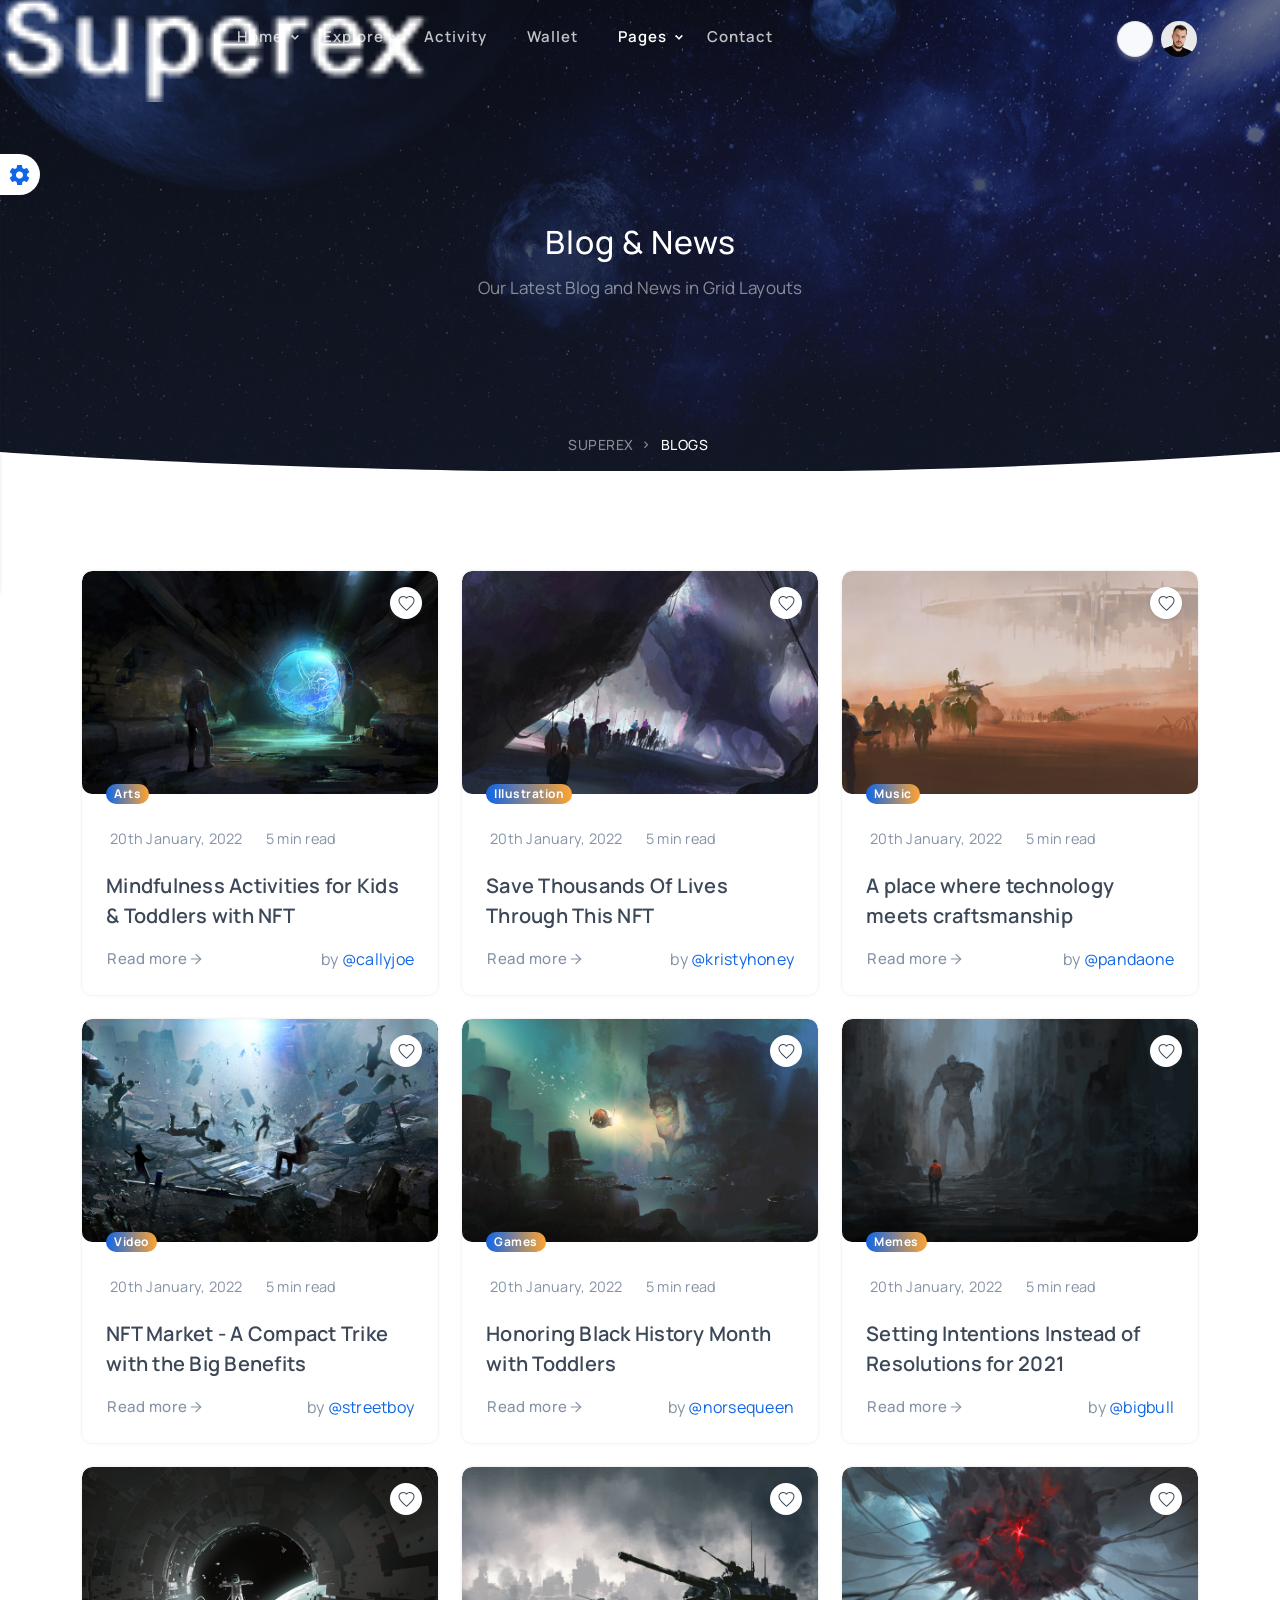
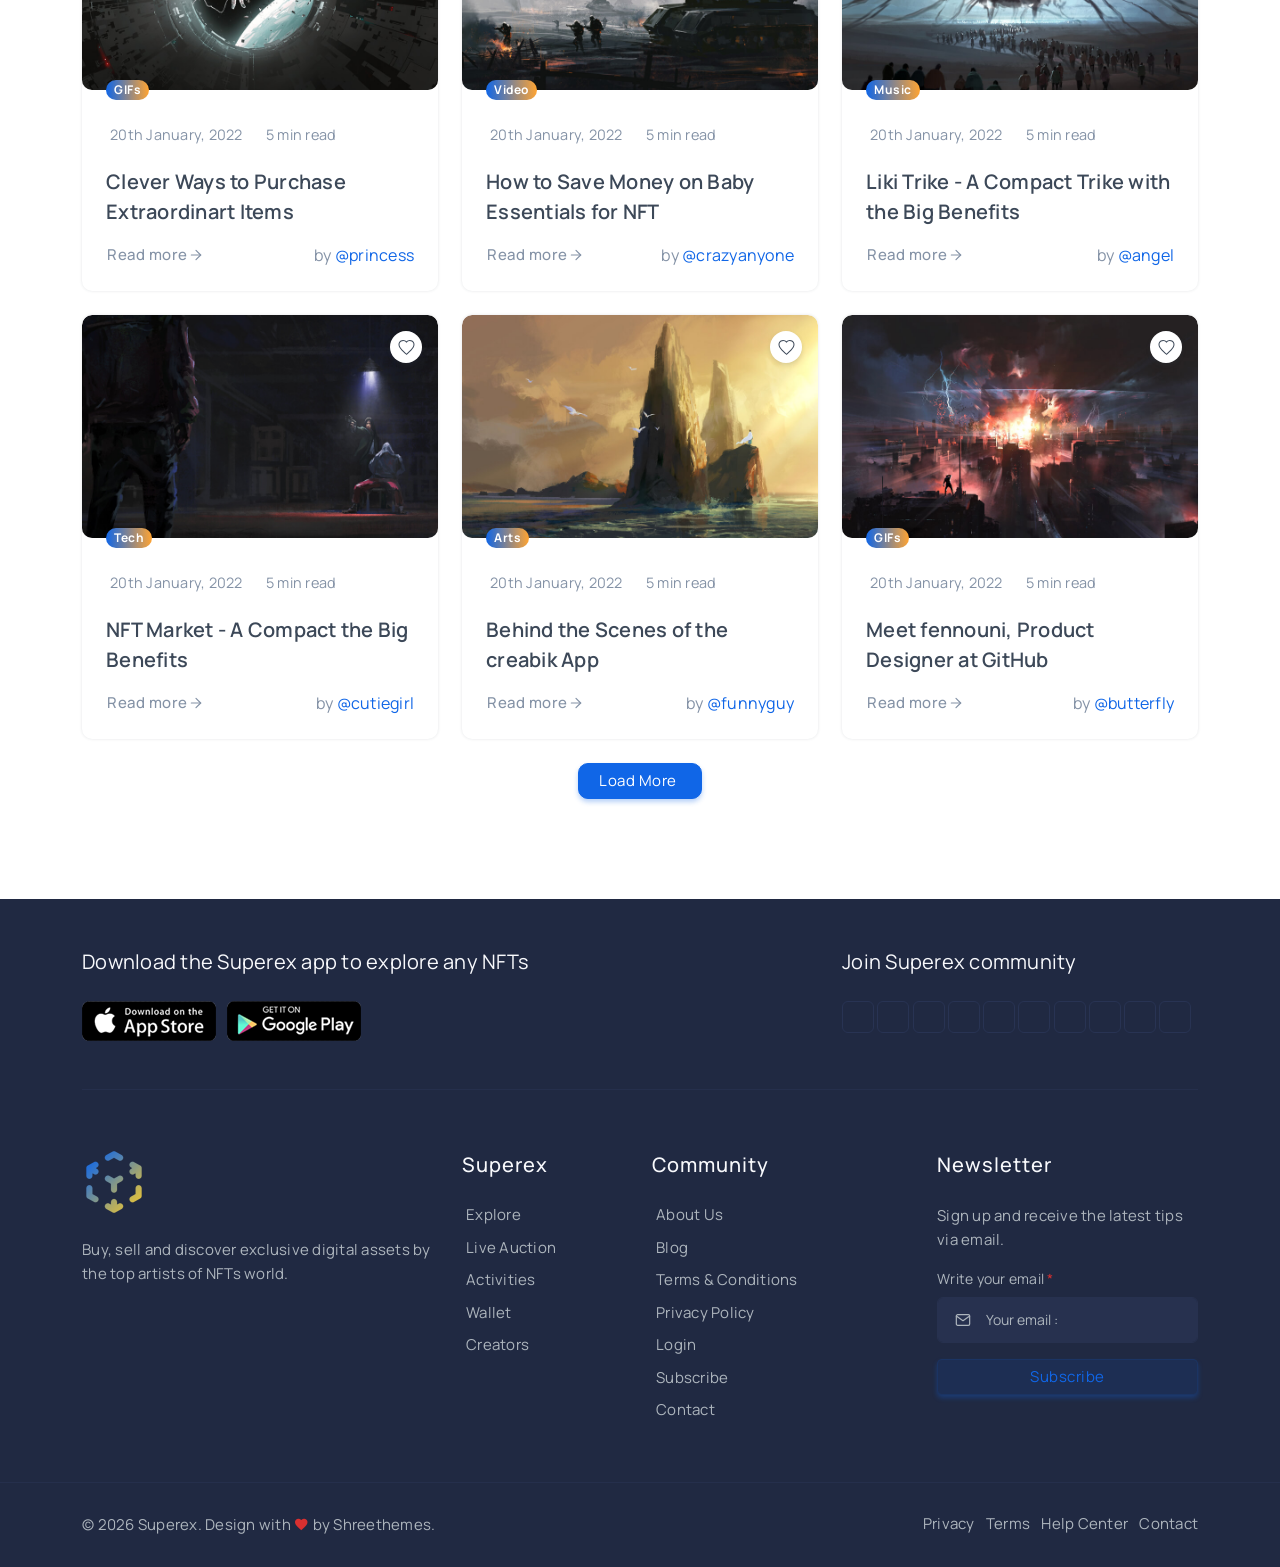
<file: Superex_HTML_Version/HTML/blogs.html>
<!DOCTYPE html>
    <html lang="en">

    <head>
        <meta charset="utf-8" />
        <title>Superex - NFT Marketplace HTML Template</title>
        <meta name="viewport" content="width=device-width, initial-scale=1.0">
        <meta name="description" content="NFT Marketplace Website Template" />
        <meta name="keywords" content="blockchain nft, collectibles, crypto, crypto art, crypto asset, crypto marketplace, digital, item, NFT, NFT assets, NFT Gaming, nft marketplace, token, wallet" />
        <meta content="Shreethemes" name="author" />
        <meta content="support@shreethemes.in" name="Email" />
        <meta content="https://shreethemes.in/" name="Website" />
        <!-- favicon -->
        <link rel="shortcut icon" href="images/favicon.ico">
        <!-- Bootstrap -->
        <link href="css/bootstrap.min.css" rel="stylesheet" type="text/css" />
        <link href="css/materialdesignicons.min.css" rel="stylesheet" type="text/css" />
        <link href="https://unicons.iconscout.com/release/v4.0.0/css/line.css" rel="stylesheet">
        <!-- Main css -->
        <link href="css/style.css" rel="stylesheet" type="text/css" id="theme-opt" />
        <link href="css/colors/default.css" rel="stylesheet" id="color-opt">
    </head>

    <body>
        <!-- Loader -->
        <!-- <div id="preloader">
            <div id="status">
                <div class="spinner">
                    <div class="double-bounce1"></div>
                    <div class="double-bounce2"></div>
                </div>
            </div>
        </div> -->
        <!-- Loader -->

        <!-- Navbar STart -->
        <header id="topnav" class="defaultscroll sticky">
            <div class="container">
                <!-- Logo Start-->
                <a class="logo" href="index.html">
                    <span class="logo-light-mode">
                        <img src="images/logo-dark.png" height="26" class="l-dark" alt="">
                        <img src="images/logo-light.png" height="26" class="l-light" alt="">
                    </span>
                    <img src="images/logo-light.png" height="26" class="logo-dark-mode" alt="">
                </a>
                <!-- Logo end-->

                <!-- Mobile -->
                <div class="menu-extras">
                    <div class="menu-item">
                        <!-- Mobile menu toggle-->
                        <a class="navbar-toggle" id="isToggle" onclick="toggleMenu()">
                            <div class="lines">
                                <span></span>
                                <span></span>
                                <span></span>
                            </div>
                        </a>
                        <!-- End mobile menu toggle-->
                    </div>
                </div>
                <!-- Mobile -->

                <!--Login button Start-->
                <ul class="buy-button list-inline mb-0">
                    <li class="list-inline-item mb-0 me-1">
                        <div class="dropdown">
                            <button type="button" class="btn dropdown-toggle p-0" data-bs-toggle="dropdown" aria-haspopup="true" aria-expanded="false">
                                <i class="uil uil-search text-white title-dark btn-icon-light fs-5 align-middle"></i>
                                <i class="uil uil-search text-dark btn-icon-dark fs-5 align-middle"></i>
                            </button>
                            <div class="dropdown-menu dd-menu dropdown-menu-end bg-white shadow rounded border-0 mt-3 p-0" style="width: 300px;">
                                <div class="search-bar">
                                    <div id="itemSearch" class="menu-search mb-0">
                                        <form role="search" method="get" id="searchItemform" class="searchform">
                                            <input type="text" class="form-control border rounded" name="s" id="searchItem" placeholder="Search...">
                                            <input type="submit" id="searchItemsubmit" value="Search">
                                        </form>
                                    </div>
                                </div>
                            </div>
                        </div>
                    </li>

                    <li class="list-inline-item mb-0 me-1">
                        <a id="connectWallet">
                            <span class="btn-icon-dark"><span class="btn btn-icon btn-pills btn-primary"><i class="uil uil-wallet fs-6"></i></span></span>
                            <span class="btn-icon-light"><span class="btn btn-icon btn-pills btn-light"><i class="uil uil-wallet fs-6"></i></span></span>
                        </a>
                    </li>
                    
                    <li class="list-inline-item mb-0">
                        <div class="dropdown dropdown-primary">
                            <button type="button" class="btn btn-pills dropdown-toggle p-0" data-bs-toggle="dropdown" aria-haspopup="true" aria-expanded="false"><img src="images/client/01.jpg" class="rounded-pill avatar avatar-sm-sm" alt=""></button>
                            <div class="dropdown-menu dd-menu dropdown-menu-end bg-white shadow border-0 mt-3 pb-3 pt-0 overflow-hidden rounded" style="min-width: 200px;">
                                <div class="position-relative">
                                    <div class="pt-5 pb-3 bg-gradient-primary"></div>
                                    <div class="px-3">
                                        <div class="d-flex align-items-end mt-n4">
                                            <img src="images/client/01.jpg" class="rounded-pill avatar avatar-md-sm img-thumbnail shadow-md" alt="">
                                            <h6 class="text-dark fw-bold mb-0 ms-1">Calvin Carlo</h6>
                                        </div>
                                        <div class="mt-2">
                                            <small class="text-start text-dark d-block fw-bold">Wallet:</small>
                                            <div class="d-flex justify-content-between align-items-center">
                                                <small id="myPublicAddress" class="text-muted">qhut0...hfteh45</small>
                                                <a href="" class="text-primary"><span class="uil uil-copy"></span></a>
                                            </div>
                                        </div>
                                        
                                        <div class="mt-2">
                                            <small class="text-dark">Balance: <span class="text-primary fw-bold">0.00045ETH</span></small>
                                        </div>
                                    </div>
                                </div>
                                <div class="mt-2">
                                    <a class="dropdown-item small fw-semibold text-dark d-flex align-items-center" href="creator-profile.html"><span class="mb-0 d-inline-block me-1"><i class="uil uil-user align-middle h6 mb-0 me-1"></i></span> Profile</a>
                                    <a class="dropdown-item small fw-semibold text-dark d-flex align-items-center" href="creator-profile-edit.html"><span class="mb-0 d-inline-block me-1"><i class="uil uil-cog align-middle h6 mb-0 me-1"></i></span> Settings</a>
                                    <div class="dropdown-divider border-top"></div>
                                    <a class="dropdown-item small fw-semibold text-dark d-flex align-items-center" href="lock-screen.html"><span class="mb-0 d-inline-block me-1"><i class="uil uil-sign-out-alt align-middle h6 mb-0 me-1"></i></span> Logout</a>
                                </div>
                            </div>
                        </div>
                    </li>
                </ul>
                <!--Login button End-->
        
                <div id="navigation">
                    <!-- Navigation Menu-->   
                    <ul class="navigation-menu nav-left nav-light">
                        <li class="has-submenu parent-parent-menu-item">
                            <a href="javascript:void(0)">Home</a><span class="menu-arrow"></span>
                            <ul class="submenu megamenu">
                                <li>
                                    <ul>
                                        <li class="megamenu-head">LTR Home Pages</li>
                                        <li><a href="index.html" class="sub-menu-item">Home One</a></li>
                                        <li><a href="index-two.html" class="sub-menu-item">Home Two</a></li>
                                        <li><a href="index-three.html" class="sub-menu-item">Home Three</a></li>
                                        <li><a href="index-four.html" class="sub-menu-item">Home Four</a></li>
                                        <li><a href="index-five.html" class="sub-menu-item">Home Five <span class="badge bg-warning">NEW</span></a></li>
                                    </ul>
                                </li>

                                <li>
                                    <ul>
                                        <li class="megamenu-head">LTR Dark Home Pages</li>
                                        <li><a href="index-dark.html" class="sub-menu-item">Home One Dark</a></li>
                                        <li><a href="index-two-dark.html" class="sub-menu-item">Home Two Dark</a></li>
                                        <li><a href="index-three-dark.html" class="sub-menu-item">Home Three Dark</a></li>
                                        <li><a href="index-four-dark.html" class="sub-menu-item">Home Four Dark</a></li>
                                        <li><a href="index-five-dark.html" class="sub-menu-item">Home Five Dark <span class="badge bg-warning">NEW</span></a></li>
                                    </ul>
                                </li>

                                <li>
                                    <ul>
                                        <li class="megamenu-head">RTL Home Pages</li>
                                        <li><a href="index-rtl.html" class="sub-menu-item">Home One RTL <span class="badge bg-warning">NEW</span></a></li>
                                        <li><a href="index-two-rtl.html" class="sub-menu-item">Home Two RTL <span class="badge bg-warning">NEW</span></a></li>
                                        <li><a href="index-three-rtl.html" class="sub-menu-item">Home Three RTL <span class="badge bg-warning">NEW</span></a></li>
                                        <li><a href="index-four-rtl.html" class="sub-menu-item">Home Four RTL <span class="badge bg-warning">NEW</span></a></li>
                                        <li><a href="index-five-rtl.html" class="sub-menu-item">Home Five RTL <span class="badge bg-warning">NEW</span></a></li>
                                    </ul>
                                </li>

                                <li>
                                    <ul>
                                        <li class="megamenu-head">RTL Dark Home Pages</li>
                                        <li><a href="index-dark-rtl.html" class="sub-menu-item">Home One Dark RTL <span class="badge bg-warning">NEW</span></a></li>
                                        <li><a href="index-two-dark-rtl.html" class="sub-menu-item">Home Two Dark RTL <span class="badge bg-warning">NEW</span></a></li>
                                        <li><a href="index-three-dark-rtl.html" class="sub-menu-item">Home Three Dark RTL <span class="badge bg-warning">NEW</span></a></li>
                                        <li><a href="index-four-dark-rtl.html" class="sub-menu-item">Home Four Dark RTL <span class="badge bg-warning">NEW</span></a></li>
                                        <li><a href="index-five-dark-rtl.html" class="sub-menu-item">Home Five Dark RTL <span class="badge bg-warning">NEW</span></a></li>
                                    </ul>
                                </li>
                                
                                <li class="d-none d-lg-block">
                                    <ul>
                                        <li><img src="images/character.png" class="img-fluid" alt=""></li>
                                    </ul>
                                </li>
                            </ul>
                        </li>
                        
                        <li class="has-submenu parent-parent-menu-item">
                            <a href="javascript:void(0)">Explore</a><span class="menu-arrow"></span>
                            <ul class="submenu">
                                <li><a href="explore-one.html" class="sub-menu-item"> Explore One</a></li>
                                <li><a href="explore-two.html" class="sub-menu-item"> Explore Two</a></li>
                                <li><a href="explore-three.html" class="sub-menu-item"> Explore Three</a></li>
                                <li><a href="explore-four.html" class="sub-menu-item"> Explore Four</a></li>
                                <li><a href="auction.html" class="sub-menu-item">Live Auction</a></li>
                                <li><a href="item-detail-one.html" class="sub-menu-item"> Item Detail One</a></li>
                                <li><a href="item-detail-two.html" class="sub-menu-item"> Item Detail Two</a></li>
                            </ul>
                        </li>
                        
                        <li><a href="activity.html" class="sub-menu-item"> Activity</a></li>

                        <li><a href="wallet.html" class="sub-menu-item">Wallet</a></li>

                        <li class="has-submenu parent-parent-menu-item">
                            <a href="javascript:void(0)">Pages</a><span class="menu-arrow"></span>
                            <ul class="submenu">
                                <li><a href="aboutus.html" class="sub-menu-item">About Us</a></li>
                                <li class="has-submenu parent-menu-item"><a href="javascript:void(0)"> Creator </a><span class="submenu-arrow"></span>
                                    <ul class="submenu">
                                        <li><a href="creators.html" class="sub-menu-item"> Creators</a></li>
                                        <li><a href="creator-profile.html" class="sub-menu-item"> Creator Profile</a></li>
                                        <li><a href="creator-profile-edit.html" class="sub-menu-item"> Profile Edit</a></li>
                                        <li><a href="become-creator.html" class="sub-menu-item"> Become Creator</a></li>
                                    </ul>
                                </li>
                                <li><a href="collections.html" class="sub-menu-item">Collections</a></li>
                                <li class="has-submenu parent-menu-item"><a href="javascript:void(0)"> Blog </a><span class="submenu-arrow"></span>
                                    <ul class="submenu">
                                        <li><a href="blogs.html" class="sub-menu-item"> Blogs</a></li>
                                        <li><a href="blog-sidebar.html" class="sub-menu-item"> Blog with sidebar</a></li>
                                        <li><a href="blog-detail.html" class="sub-menu-item"> Blog Detail</a></li>
                                    </ul> 
                                </li>
                                <li class="has-submenu parent-menu-item"><a href="javascript:void(0)"> Auth Pages </a><span class="submenu-arrow"></span>
                                    <ul class="submenu">
                                        <li><a href="login.html" class="sub-menu-item"> Login</a></li>
                                        <li><a href="signup.html" class="sub-menu-item"> Signup</a></li>
                                        <li><a href="reset-password.html" class="sub-menu-item"> Forgot Password</a></li>
                                        <li><a href="lock-screen.html" class="sub-menu-item"> Lock Screen</a></li>
                                    </ul> 
                                </li>
                                <li class="has-submenu parent-menu-item"><a href="javascript:void(0)"> Special <span class="badge bg-warning">NEW</span> </a><span class="submenu-arrow"></span>
                                    <ul class="submenu">
                                        <li><a href="comingsoon.html" class="sub-menu-item"> Coming Soon</a></li>
                                        <li><a href="maintenance.html" class="sub-menu-item"> Maintenance</a></li>
                                        <li><a href="error.html" class="sub-menu-item"> 404!</a></li>
                                    </ul> 
                                </li>
                                <li class="has-submenu parent-menu-item"><a href="javascript:void(0)"> Help Center <span class="badge bg-warning">NEW</span> </a><span class="submenu-arrow"></span>
                                    <ul class="submenu">
                                        <li><a href="helpcenter-overview.html" class="sub-menu-item"> Overview</a></li>
                                        <li><a href="helpcenter-faqs.html" class="sub-menu-item"> FAQs</a></li>
                                        <li><a href="helpcenter-guides.html" class="sub-menu-item"> Guides</a></li>
                                        <li><a href="helpcenter-support-request.html" class="sub-menu-item"> Support</a></li>
                                    </ul> 
                                </li>
                                <li><a href="upload-work.html" class="sub-menu-item">Upload Works</a></li>
                                <li><a href="terms.html" class="sub-menu-item">Terms Policy</a></li>
                                <li><a href="privacy.html" class="sub-menu-item">Privacy Policy</a></li>
                                <li><a href="changelog.html" class="sub-menu-item">Changelog</a></li>
                            </ul>
                        </li>
                        
                        <li><a href="contact.html" class="sub-menu-item">Contact</a></li>
                    </ul><!--end navigation menu-->
                </div><!--end navigation-->
            </div><!--end container-->
        </header><!--end header-->
        <!-- Navbar End -->

        <!-- Start Home -->
        <section class="bg-half-170 d-table w-100" style="background: url('images/bg/02.jpg') bottom;">
            <div class="bg-overlay bg-gradient-overlay-2"></div>
            <div class="container">
                <div class="row mt-5 justify-content-center">
                    <div class="col-12">
                        <div class="title-heading text-center">
                            <h5 class="heading fw-semibold sub-heading text-white title-dark">Blog & News</h5>
                            <p class="text-white-50 para-desc mx-auto mb-0">Our Latest Blog and News in Grid Layouts</p>
                        </div>
                    </div><!--end col-->
                </div><!--end row-->

                <div class="position-middle-bottom">
                    <nav aria-label="breadcrumb" class="d-block">
                        <ul class="breadcrumb breadcrumb-muted mb-0 p-0">
                            <li class="breadcrumb-item"><a href="index.html">Superex</a></li>
                            <li class="breadcrumb-item active" aria-current="page">Blogs</li>
                        </ul>
                    </nav>
                </div>
            </div><!--end container-->
        </section><!--end section-->
        <div class="position-relative">            
            <div class="shape overflow-hidden text-white">
                <svg viewBox="0 0 2880 48" fill="none" xmlns="http://www.w3.org/2000/svg">
                    <path d="M0 48H1437.5H2880V0H2160C1442.5 52 720 0 720 0H0V48Z" fill="currentColor"></path>
                </svg>
            </div>
        </div>
        <!-- End Home -->

        <!-- Start Blog -->
        <section class="section">
            <div class="container">
                <div class="row g-4">
                    <div class="col-lg-4 col-md-6">
                        <div class="card blog blog-primary shadow rounded-md overflow-hidden">
                            <div class="position-relative">
                                <img src="images/blog/01.jpg" class="img-fluid rounded-md" alt="">
                                <div class="position-absolute top-0 end-0 m-3">
                                    <span class="like-icon shadow-sm"><a href="javascript:void(0)" class="text-muted icon"><i class="mdi mdi-18px mdi-heart mb-0"></i></a></span>
                                </div>
                            </div>
                            <div class="card-body position-relative p-4">
                                <a href="" class="badge tag gradient rounded-md fw-bold">Arts</a>

                                <ul class="list-unstyled mt-2">
                                    <li class="list-inline-item text-muted small me-3"><i class="uil uil-calendar-alt text-dark h6 me-1"></i>20th January, 2022</li>
                                    <li class="list-inline-item text-muted small"><i class="uil uil-clock text-dark h6 me-1"></i>5 min read</li>
                                </ul>
                                <a href="blog-detail.html" class="text-dark title h5 mt-3">Mindfulness Activities for Kids & Toddlers with NFT</a>
                                
                                <div class="mt-3 d-flex justify-content-between align-items-center">
                                    <a href="blog-detail.html" class="btn btn-link text-muted">Read more <i data-feather="arrow-right" class="fea icon-sm"></i></a>
                                    <span class="text-muted fs-6">by <a href="creator-profile.html" class="link">@callyjoe</a></span>
                                </div>
                            </div>
                        </div>
                    </div><!--end col-->
                    
                    <div class="col-lg-4 col-md-6">
                        <div class="card blog blog-primary shadow rounded-md overflow-hidden">
                            <div class="position-relative">
                                <img src="images/blog/02.jpg" class="img-fluid rounded-md" alt="">
                                <div class="position-absolute top-0 end-0 m-3">
                                    <span class="like-icon shadow-sm"><a href="javascript:void(0)" class="text-muted icon"><i class="mdi mdi-18px mdi-heart mb-0"></i></a></span>
                                </div>
                            </div>
                            <div class="card-body position-relative p-4">
                                <a href="" class="badge tag gradient rounded-md fw-bold">Illustration</a>

                                <ul class="list-unstyled mt-2">
                                    <li class="list-inline-item text-muted small me-3"><i class="uil uil-calendar-alt text-dark h6 me-1"></i>20th January, 2022</li>
                                    <li class="list-inline-item text-muted small"><i class="uil uil-clock text-dark h6 me-1"></i>5 min read</li>
                                </ul>
                                <a href="blog-detail.html" class="text-dark title h5 mt-3">Save Thousands Of Lives Through This NFT</a>
                                
                                <div class="mt-3 d-flex justify-content-between align-items-center">
                                    <a href="blog-detail.html" class="btn btn-link text-muted">Read more <i data-feather="arrow-right" class="fea icon-sm"></i></a>
                                    <span class="text-muted fs-6">by <a href="creator-profile.html" class="link">@kristyhoney</a></span>
                                </div>
                            </div>
                        </div>
                    </div><!--end col-->
                    
                    <div class="col-lg-4 col-md-6">
                        <div class="card blog blog-primary shadow rounded-md overflow-hidden">
                            <div class="position-relative">
                                <img src="images/blog/03.jpg" class="img-fluid rounded-md" alt="">
                                <div class="position-absolute top-0 end-0 m-3">
                                    <span class="like-icon shadow-sm"><a href="javascript:void(0)" class="text-muted icon"><i class="mdi mdi-18px mdi-heart mb-0"></i></a></span>
                                </div>
                            </div>
                            <div class="card-body position-relative p-4">
                                <a href="" class="badge tag gradient rounded-md fw-bold">Music</a>

                                <ul class="list-unstyled mt-2">
                                    <li class="list-inline-item text-muted small me-3"><i class="uil uil-calendar-alt text-dark h6 me-1"></i>20th January, 2022</li>
                                    <li class="list-inline-item text-muted small"><i class="uil uil-clock text-dark h6 me-1"></i>5 min read</li>
                                </ul>
                                <a href="blog-detail.html" class="text-dark title h5 mt-3">A place where technology meets craftsmanship</a>
                                
                                <div class="mt-3 d-flex justify-content-between align-items-center">
                                    <a href="blog-detail.html" class="btn btn-link text-muted">Read more <i data-feather="arrow-right" class="fea icon-sm"></i></a>
                                    <span class="text-muted fs-6">by <a href="creator-profile.html" class="link">@pandaone</a></span>
                                </div>
                            </div>
                        </div>
                    </div><!--end col-->
                    
                    <div class="col-lg-4 col-md-6">
                        <div class="card blog blog-primary shadow rounded-md overflow-hidden">
                            <div class="position-relative">
                                <img src="images/blog/04.jpg" class="img-fluid rounded-md" alt="">
                                <div class="position-absolute top-0 end-0 m-3">
                                    <span class="like-icon shadow-sm"><a href="javascript:void(0)" class="text-muted icon"><i class="mdi mdi-18px mdi-heart mb-0"></i></a></span>
                                </div>
                            </div>
                            <div class="card-body position-relative p-4">
                                <a href="" class="badge tag gradient rounded-md fw-bold">Video</a>

                                <ul class="list-unstyled mt-2">
                                    <li class="list-inline-item text-muted small me-3"><i class="uil uil-calendar-alt text-dark h6 me-1"></i>20th January, 2022</li>
                                    <li class="list-inline-item text-muted small"><i class="uil uil-clock text-dark h6 me-1"></i>5 min read</li>
                                </ul>
                                <a href="blog-detail.html" class="text-dark title h5 mt-3">NFT Market - A Compact Trike with the Big Benefits</a>
                                
                                <div class="mt-3 d-flex justify-content-between align-items-center">
                                    <a href="blog-detail.html" class="btn btn-link text-muted">Read more <i data-feather="arrow-right" class="fea icon-sm"></i></a>
                                    <span class="text-muted fs-6">by <a href="creator-profile.html" class="link">@streetboy</a></span>
                                </div>
                            </div>
                        </div>
                    </div><!--end col-->
                    
                    <div class="col-lg-4 col-md-6">
                        <div class="card blog blog-primary shadow rounded-md overflow-hidden">
                            <div class="position-relative">
                                <img src="images/blog/05.jpg" class="img-fluid rounded-md" alt="">
                                <div class="position-absolute top-0 end-0 m-3">
                                    <span class="like-icon shadow-sm"><a href="javascript:void(0)" class="text-muted icon"><i class="mdi mdi-18px mdi-heart mb-0"></i></a></span>
                                </div>
                            </div>
                            <div class="card-body position-relative p-4">
                                <a href="" class="badge tag gradient rounded-md fw-bold">Games</a>

                                <ul class="list-unstyled mt-2">
                                    <li class="list-inline-item text-muted small me-3"><i class="uil uil-calendar-alt text-dark h6 me-1"></i>20th January, 2022</li>
                                    <li class="list-inline-item text-muted small"><i class="uil uil-clock text-dark h6 me-1"></i>5 min read</li>
                                </ul>
                                <a href="blog-detail.html" class="text-dark title h5 mt-3">Honoring Black History Month with Toddlers</a>
                                
                                <div class="mt-3 d-flex justify-content-between align-items-center">
                                    <a href="blog-detail.html" class="btn btn-link text-muted">Read more <i data-feather="arrow-right" class="fea icon-sm"></i></a>
                                    <span class="text-muted fs-6">by <a href="creator-profile.html" class="link">@norsequeen</a></span>
                                </div>
                            </div>
                        </div>
                    </div><!--end col-->
                    
                    <div class="col-lg-4 col-md-6">
                        <div class="card blog blog-primary shadow rounded-md overflow-hidden">
                            <div class="position-relative">
                                <img src="images/blog/06.jpg" class="img-fluid rounded-md" alt="">
                                <div class="position-absolute top-0 end-0 m-3">
                                    <span class="like-icon shadow-sm"><a href="javascript:void(0)" class="text-muted icon"><i class="mdi mdi-18px mdi-heart mb-0"></i></a></span>
                                </div>
                            </div>
                            <div class="card-body position-relative p-4">
                                <a href="" class="badge tag gradient rounded-md fw-bold">Memes</a>

                                <ul class="list-unstyled mt-2">
                                    <li class="list-inline-item text-muted small me-3"><i class="uil uil-calendar-alt text-dark h6 me-1"></i>20th January, 2022</li>
                                    <li class="list-inline-item text-muted small"><i class="uil uil-clock text-dark h6 me-1"></i>5 min read</li>
                                </ul>
                                <a href="blog-detail.html" class="text-dark title h5 mt-3">Setting Intentions Instead of Resolutions for 2021</a>
                                
                                <div class="mt-3 d-flex justify-content-between align-items-center">
                                    <a href="blog-detail.html" class="btn btn-link text-muted">Read more <i data-feather="arrow-right" class="fea icon-sm"></i></a>
                                    <span class="text-muted fs-6">by <a href="creator-profile.html" class="link">@bigbull</a></span>
                                </div>
                            </div>
                        </div>
                    </div><!--end col-->
                    
                    <div class="col-lg-4 col-md-6">
                        <div class="card blog blog-primary shadow rounded-md overflow-hidden">
                            <div class="position-relative">
                                <img src="images/blog/07.jpg" class="img-fluid rounded-md" alt="">
                                <div class="position-absolute top-0 end-0 m-3">
                                    <span class="like-icon shadow-sm"><a href="javascript:void(0)" class="text-muted icon"><i class="mdi mdi-18px mdi-heart mb-0"></i></a></span>
                                </div>
                            </div>
                            <div class="card-body position-relative p-4">
                                <a href="" class="badge tag gradient rounded-md fw-bold">GIFs</a>

                                <ul class="list-unstyled mt-2">
                                    <li class="list-inline-item text-muted small me-3"><i class="uil uil-calendar-alt text-dark h6 me-1"></i>20th January, 2022</li>
                                    <li class="list-inline-item text-muted small"><i class="uil uil-clock text-dark h6 me-1"></i>5 min read</li>
                                </ul>
                                <a href="blog-detail.html" class="text-dark title h5 mt-3">Clever Ways to Purchase Extraordinart Items</a>
                                
                                <div class="mt-3 d-flex justify-content-between align-items-center">
                                    <a href="blog-detail.html" class="btn btn-link text-muted">Read more <i data-feather="arrow-right" class="fea icon-sm"></i></a>
                                    <span class="text-muted fs-6">by <a href="creator-profile.html" class="link">@princess</a></span>
                                </div>
                            </div>
                        </div>
                    </div><!--end col-->
                    
                    <div class="col-lg-4 col-md-6">
                        <div class="card blog blog-primary shadow rounded-md overflow-hidden">
                            <div class="position-relative">
                                <img src="images/blog/08.jpg" class="img-fluid rounded-md" alt="">
                                <div class="position-absolute top-0 end-0 m-3">
                                    <span class="like-icon shadow-sm"><a href="javascript:void(0)" class="text-muted icon"><i class="mdi mdi-18px mdi-heart mb-0"></i></a></span>
                                </div>
                            </div>
                            <div class="card-body position-relative p-4">
                                <a href="" class="badge tag gradient rounded-md fw-bold">Video</a>

                                <ul class="list-unstyled mt-2">
                                    <li class="list-inline-item text-muted small me-3"><i class="uil uil-calendar-alt text-dark h6 me-1"></i>20th January, 2022</li>
                                    <li class="list-inline-item text-muted small"><i class="uil uil-clock text-dark h6 me-1"></i>5 min read</li>
                                </ul>
                                <a href="blog-detail.html" class="text-dark title h5 mt-3">How to Save Money on Baby Essentials for NFT</a>
                                
                                <div class="mt-3 d-flex justify-content-between align-items-center">
                                    <a href="blog-detail.html" class="btn btn-link text-muted">Read more <i data-feather="arrow-right" class="fea icon-sm"></i></a>
                                    <span class="text-muted fs-6">by <a href="creator-profile.html" class="link">@crazyanyone</a></span>
                                </div>
                            </div>
                        </div>
                    </div><!--end col-->
                    
                    <div class="col-lg-4 col-md-6">
                        <div class="card blog blog-primary shadow rounded-md overflow-hidden">
                            <div class="position-relative">
                                <img src="images/blog/09.jpg" class="img-fluid rounded-md" alt="">
                                <div class="position-absolute top-0 end-0 m-3">
                                    <span class="like-icon shadow-sm"><a href="javascript:void(0)" class="text-muted icon"><i class="mdi mdi-18px mdi-heart mb-0"></i></a></span>
                                </div>
                            </div>
                            <div class="card-body position-relative p-4">
                                <a href="" class="badge tag gradient rounded-md fw-bold">Music</a>

                                <ul class="list-unstyled mt-2">
                                    <li class="list-inline-item text-muted small me-3"><i class="uil uil-calendar-alt text-dark h6 me-1"></i>20th January, 2022</li>
                                    <li class="list-inline-item text-muted small"><i class="uil uil-clock text-dark h6 me-1"></i>5 min read</li>
                                </ul>
                                <a href="blog-detail.html" class="text-dark title h5 mt-3">Liki Trike - A Compact Trike with the Big Benefits</a>
                                
                                <div class="mt-3 d-flex justify-content-between align-items-center">
                                    <a href="blog-detail.html" class="btn btn-link text-muted">Read more <i data-feather="arrow-right" class="fea icon-sm"></i></a>
                                    <span class="text-muted fs-6">by <a href="creator-profile.html" class="link">@angel</a></span>
                                </div>
                            </div>
                        </div>
                    </div><!--end col-->
                    
                    <div class="col-lg-4 col-md-6">
                        <div class="card blog blog-primary shadow rounded-md overflow-hidden">
                            <div class="position-relative">
                                <img src="images/blog/10.jpg" class="img-fluid rounded-md" alt="">
                                <div class="position-absolute top-0 end-0 m-3">
                                    <span class="like-icon shadow-sm"><a href="javascript:void(0)" class="text-muted icon"><i class="mdi mdi-18px mdi-heart mb-0"></i></a></span>
                                </div>
                            </div>
                            <div class="card-body position-relative p-4">
                                <a href="" class="badge tag gradient rounded-md fw-bold">Tech</a>

                                <ul class="list-unstyled mt-2">
                                    <li class="list-inline-item text-muted small me-3"><i class="uil uil-calendar-alt text-dark h6 me-1"></i>20th January, 2022</li>
                                    <li class="list-inline-item text-muted small"><i class="uil uil-clock text-dark h6 me-1"></i>5 min read</li>
                                </ul>
                                <a href="blog-detail.html" class="text-dark title h5 mt-3">NFT Market - A Compact the Big Benefits</a>
                                
                                <div class="mt-3 d-flex justify-content-between align-items-center">
                                    <a href="blog-detail.html" class="btn btn-link text-muted">Read more <i data-feather="arrow-right" class="fea icon-sm"></i></a>
                                    <span class="text-muted fs-6">by <a href="creator-profile.html" class="link">@cutiegirl</a></span>
                                </div>
                            </div>
                        </div>
                    </div><!--end col-->
                    
                    <div class="col-lg-4 col-md-6">
                        <div class="card blog blog-primary shadow rounded-md overflow-hidden">
                            <div class="position-relative">
                                <img src="images/blog/11.jpg" class="img-fluid rounded-md" alt="">
                                <div class="position-absolute top-0 end-0 m-3">
                                    <span class="like-icon shadow-sm"><a href="javascript:void(0)" class="text-muted icon"><i class="mdi mdi-18px mdi-heart mb-0"></i></a></span>
                                </div>
                            </div>
                            <div class="card-body position-relative p-4">
                                <a href="" class="badge tag gradient rounded-md fw-bold">Arts</a>

                                <ul class="list-unstyled mt-2">
                                    <li class="list-inline-item text-muted small me-3"><i class="uil uil-calendar-alt text-dark h6 me-1"></i>20th January, 2022</li>
                                    <li class="list-inline-item text-muted small"><i class="uil uil-clock text-dark h6 me-1"></i>5 min read</li>
                                </ul>
                                <a href="blog-detail.html" class="text-dark title h5 mt-3">Behind the Scenes of the creabik App</a>
                                
                                <div class="mt-3 d-flex justify-content-between align-items-center">
                                    <a href="blog-detail.html" class="btn btn-link text-muted">Read more <i data-feather="arrow-right" class="fea icon-sm"></i></a>
                                    <span class="text-muted fs-6">by <a href="creator-profile.html" class="link">@funnyguy</a></span>
                                </div>
                            </div>
                        </div>
                    </div><!--end col-->
                    
                    <div class="col-lg-4 col-md-6">
                        <div class="card blog blog-primary shadow rounded-md overflow-hidden">
                            <div class="position-relative">
                                <img src="images/blog/12.jpg" class="img-fluid rounded-md" alt="">
                                <div class="position-absolute top-0 end-0 m-3">
                                    <span class="like-icon shadow-sm"><a href="javascript:void(0)" class="text-muted icon"><i class="mdi mdi-18px mdi-heart mb-0"></i></a></span>
                                </div>
                            </div>
                            <div class="card-body position-relative p-4">
                                <a href="" class="badge tag gradient rounded-md fw-bold">GIFs</a>

                                <ul class="list-unstyled mt-2">
                                    <li class="list-inline-item text-muted small me-3"><i class="uil uil-calendar-alt text-dark h6 me-1"></i>20th January, 2022</li>
                                    <li class="list-inline-item text-muted small"><i class="uil uil-clock text-dark h6 me-1"></i>5 min read</li>
                                </ul>
                                <a href="blog-detail.html" class="text-dark title h5 mt-3">Meet fennouni, Product Designer at GitHub</a>
                                
                                <div class="mt-3 d-flex justify-content-between align-items-center">
                                    <a href="blog-detail.html" class="btn btn-link text-muted">Read more <i data-feather="arrow-right" class="fea icon-sm"></i></a>
                                    <span class="text-muted fs-6">by <a href="creator-profile.html" class="link">@butterfly</a></span>
                                </div>
                            </div>
                        </div>
                    </div><!--end col-->
                </div><!--end row-->
        
                <div class="row">
                    <div class="col mt-4">
                        <div class="text-center">
                            <a href="javascript:void(0)" class="btn btn-primary rounded-md">Load More <i class="uil uil-process mdi-spin ms-1"></i></a>
                        </div>
                    </div><!--end col-->
                </div><!--end row-->
            </div><!--end container-->
        </section><!--end section-->
        <!-- End Blog -->

        <!-- Footer Start -->
        <footer class="bg-footer">
            <div class="py-5">
                <div class="container">
                    <div class="row">
                        <div class="col-xl-8 col-lg-7 col-md-6">
                            <h5 class="text-light fw-normal title-dark">Download the Superex app to explore any NFTs</h5>
                            
                            <div class="mt-4">
                                <a href=""><img src="images/app.png" height="40" alt=""></a>
                                <a href="" class="ms-2"><img src="images/playstore.png" height="40" alt=""></a>
                            </div>
                        </div>

                        <div class="col-xl-4 col-lg-5 col-md-6 mt-4 mt-sm-0">
                            <h5 class="text-light fw-normal title-dark">Join Superex community</h5>

                            <ul class="list-unstyled social-icon foot-social-icon mb-0 mt-4">
                                <li class="list-inline-item lh-1"><a href="" class="rounded"><i class="uil uil-facebook-f"></i></a></li>
                                <li class="list-inline-item lh-1"><a href="" class="rounded"><i class="uil uil-instagram"></i></a></li>
                                <li class="list-inline-item lh-1"><a href="" class="rounded"><i class="uil uil-linkedin"></i></a></li>
                                <li class="list-inline-item lh-1"><a href="" class="rounded"><i class="uil uil-dribbble"></i></a></li>
                                <li class="list-inline-item lh-1"><a href="" class="rounded"><i class="uil uil-twitter"></i></a></li>
                                <li class="list-inline-item lh-1"><a href="" class="rounded"><i class="uil uil-skype"></i></a></li>
                                <li class="list-inline-item lh-1"><a href="" class="rounded"><i class="uil uil-telegram"></i></a></li>
                                <li class="list-inline-item lh-1"><a href="" class="rounded"><i class="uil uil-slack"></i></a></li>
                                <li class="list-inline-item lh-1"><a href="" class="rounded"><i class="uil uil-tumblr"></i></a></li>
                                <li class="list-inline-item lh-1"><a href="" class="rounded"><i class="uil uil-whatsapp"></i></a></li>
                            </ul>
                        </div><!--end col-->
                    </div><!--end row-->
                </div><!--end container-->
            </div><!--end div-->

            <div class="container">
                <div class="row">
                    <div class="col-12">
                        <div class="footer-py-60 footer-border">
                            <div class="row">
                                <div class="col-lg-4 col-12 mb-0 mb-md-4 pb-0 pb-md-2">
                                    <a href="#" class="logo-footer">
                                        <img src="images/icon-logo-64.png" alt="">
                                    </a>
                                    <p class="para-desc mb-0 mt-4">Buy, sell and discover exclusive digital assets by the top artists of NFTs world.</p>
                                
                                    
                                </div><!--end col-->
                                
                                <div class="col-lg-2 col-md-4 col-12 mt-4 mt-sm-0 pt-2 pt-sm-0">
                                    <h5 class="footer-head">Superex</h5>
                                    <ul class="list-unstyled footer-list mt-4">
                                        <li><a href="explore-two.html" class="text-foot"><i class="uil uil-angle-right-b me-1"></i> Explore</a></li>
                                        <li><a href="auction.html" class="text-foot"><i class="uil uil-angle-right-b me-1"></i> Live Auction</a></li>
                                        <li><a href="activity.html" class="text-foot"><i class="uil uil-angle-right-b me-1"></i> Activities</a></li>
                                        <li><a href="wallet.html" class="text-foot"><i class="uil uil-angle-right-b me-1"></i> Wallet</a></li>
                                        <li><a href="creators.html" class="text-foot"><i class="uil uil-angle-right-b me-1"></i> Creators</a></li>
                                    </ul>
                                </div><!--end col-->
                                
                                <div class="col-lg-3 col-md-4 col-12 mt-4 mt-sm-0 pt-2 pt-sm-0">
                                    <h5 class="footer-head">Community</h5>
                                    <ul class="list-unstyled footer-list mt-4">
                                        <li><a href="aboutus.html" class="text-foot"><i class="uil uil-angle-right-b me-1"></i> About Us</a></li>
                                        <li><a href="blogs.html" class="text-foot"><i class="uil uil-angle-right-b me-1"></i> Blog</a></li>
                                        <li><a href="terms.html" class="text-foot"><i class="uil uil-angle-right-b me-1"></i> Terms & Conditions</a></li>
                                        <li><a href="privacy.html" class="text-foot"><i class="uil uil-angle-right-b me-1"></i> Privacy Policy</a></li>
                                        <li><a href="login.html" class="text-foot"><i class="uil uil-angle-right-b me-1"></i> Login</a></li>
                                        <li><a href="mailto:contact@example.com" class="text-foot"><i class="uil uil-angle-right-b me-1"></i> Subscribe</a></li>
                                        <li><a href="contact.html" class="text-foot"><i class="uil uil-angle-right-b me-1"></i> Contact</a></li>
                                    </ul>
                                </div><!--end col-->
            
                                <div class="col-lg-3 col-md-4 col-12 mt-4 mt-sm-0 pt-2 pt-sm-0">
                                    <h5 class="footer-head">Newsletter</h5>
                                    <p class="mt-4">Sign up and receive the latest tips via email.</p>
                                    <form>
                                        <div class="row">
                                            <div class="col-lg-12">
                                                <div class="foot-subscribe mb-3">
                                                    <label class="form-label">Write your email <span class="text-danger">*</span></label>
                                                    <div class="form-icon position-relative">
                                                        <i data-feather="mail" class="fea icon-sm icons"></i>
                                                        <input type="email" name="email" id="emailsubscribe" class="form-control ps-5 rounded" placeholder="Your email : " required>
                                                    </div>
                                                </div>
                                            </div>
                                            <div class="col-lg-12">
                                                <div class="d-grid">
                                                    <input type="submit" id="submitsubscribe" name="send" class="btn btn-soft-primary" value="Subscribe">
                                                </div>
                                            </div>
                                        </div>
                                    </form>
                                </div><!--end col-->
                            </div><!--end row-->
                        </div>
                    </div><!--end col-->
                </div><!--end row-->
            </div><!--end container-->

            <div class="footer-py-30 footer-bar">
                <div class="container text-center">
                    <div class="row align-items-center">
                        <div class="col-sm-6">
                            <div class="text-sm-start">
                                <p class="mb-0">© <script>document.write(new Date().getFullYear())</script> Superex. Design with <i class="mdi mdi-heart text-danger"></i> by <a href="https://shreethemes.in/" target="_blank" class="text-reset">Shreethemes</a>.</p>
                            </div>
                        </div><!--end col-->
    
                        <div class="col-sm-6 mt-4 mt-sm-0 pt-2 pt-sm-0">
                            <ul class="list-unstyled footer-list text-sm-end mb-0">
                                <li class="list-inline-item mb-0"><a href="privacy.html" class="text-foot me-2">Privacy</a></li>
                                <li class="list-inline-item mb-0"><a href="terms.html" class="text-foot me-2">Terms</a></li>
                                <li class="list-inline-item mb-0"><a href="helpcenter-overview.html" class="text-foot me-2">Help Center</a></li>
                                <li class="list-inline-item mb-0"><a href="contact.html" class="text-foot">Contact</a></li>
                            </ul>
                        </div><!--end col-->
                    </div><!--end row-->
                </div><!--end container-->
            </div>
        </footer><!--end footer-->
        <!-- Footer End -->

        <!-- Back to top -->
        <a href="#" onclick="topFunction()" id="back-to-top" class="back-to-top rounded-pill fs-5"><i data-feather="arrow-up" class="fea icon-sm icons align-middle"></i></a>
        <!-- Back to top -->

        <!-- Wallet Modal -->
        <div class="modal fade" id="modal-metamask" tabindex="-1" aria-hidden="true">
            <div class="modal-dialog modal-dialog-centered modal-sm">                    
                <div class="modal-content justify-content-center border-0 shadow-md rounded-md position-relative">
                    <div class="position-absolute top-0 start-100 translate-middle z-index-1">
                        <button type="button" class="btn btn-icon btn-pills btn-sm btn-light btn-close opacity-10" data-bs-dismiss="modal" id="close-modal"><i class="uil uil-times fs-4"></i></button>
                    </div>

                    <div class="modal-body p-4 text-center">
                        <img src="images/wallet/MetaMask_Fox.svg" class="avatar avatar-md-md rounded-circle shadow-sm " alt="">

                        <div class="content mt-4">
                            <h5 class="text-danger mb-4">Error!</h5>

                            <P class="text-muted">Please Download MetaMask and create your profile and wallet in MetaMask. Please click and check the details,</P>

                            <a href="https://metamask.io/" class="btn btn-link primary text-primary fw-bold" target="_blank">MetaMask</a>
                        </div>
                    </div>
                </div>
            </div>
        </div>
        <!-- Wallet Modal -->

        <!-- Style switcher -->
        <div id="style-switcher" class="bg-light border p-3 pt-2 pb-2" onclick="toggleSwitcher()">
            <div class="content">
                <h6 class="title text-center">Select Your Color</h6>
                <ul class="pattern">
                    <li class="list-inline-item">
                        <a class="color1" href="javascript: void(0);" onclick="setColor('default')"></a>
                    </li>
                    <li class="list-inline-item">
                        <a class="color2" href="javascript: void(0);" onclick="setColor('yellow')"></a>
                    </li>
                    <li class="list-inline-item">
                        <a class="color3" href="javascript: void(0);" onclick="setColor('green')"></a>
                    </li>
                    <li class="list-inline-item">
                        <a class="color4" href="javascript: void(0);" onclick="setColor('red')"></a>
                    </li>
                    <li class="list-inline-item">
                        <a class="color5" href="javascript: void(0);" onclick="setColor('purple')"></a>
                    </li>
                    <li class="list-inline-item">
                        <a class="color6" href="javascript: void(0);" onclick="setColor('saffron')"></a>
                    </li>
                    <li class="list-inline-item">
                        <a class="color7" href="javascript: void(0);" onclick="setColor('pink')"></a>
                    </li>
                </ul>

                <h6 class="title text-center pt-3 mb-0 border-top">Theme Option</h6>
                <ul class="text-center list-unstyled mb-0">
                    <li class="d-grid"><a href="javascript:void(0)" class="btn btn-sm btn-block btn-primary rtl-version t-rtl-light mt-2" onclick="setTheme('style-rtl')">RTL</a></li>
                    <li class="d-grid"><a href="javascript:void(0)" class="btn btn-sm btn-block btn-primary ltr-version t-ltr-light mt-2" onclick="setTheme('style')">LTR</a></li>
                    <li class="d-grid"><a href="javascript:void(0)" class="btn btn-sm btn-block btn-primary dark-rtl-version t-rtl-dark mt-2" onclick="setTheme('style-dark-rtl')">RTL</a></li>
                    <li class="d-grid"><a href="javascript:void(0)" class="btn btn-sm btn-block btn-primary dark-ltr-version t-ltr-dark mt-2" onclick="setTheme('style-dark')">LTR</a></li>
                    <li class="d-grid"><a href="javascript:void(0)" class="btn btn-sm btn-block btn-dark dark-version t-dark mt-2" onclick="setTheme('style-dark')">Dark</a></li>
                    <li class="d-grid"><a href="javascript:void(0)" class="btn btn-sm btn-block btn-dark light-version t-light mt-2" onclick="setTheme('style')">Light</a></li>
                </ul>

                <h6 class="title text-center pt-3 mb-0 border-top">Download</h6>
                <ul class="text-center list-unstyled mb-0">
                    <li><a href="https://1.envato.market/superex" target="_blank" class="btn btn-sm btn-block btn-warning mt-2 w-100">Download</a></li>
                </ul>
            </div>
            <div class="bottom p-0">
                <a href="javascript: void(0);" class="settings bg-white title-bg-dark shadow d-flex align-items-center justify-content-center"><i class="mdi mdi-cog mdi-24px position-absolute mdi-spin text-primary"></i></a>
            </div>
        </div>
        <!-- end Style switcher -->
        
        <!-- javascript -->
        <script src="js/bootstrap.bundle.min.js"></script>
        <script src="js/feather.min.js"></script>
        <!-- Main Js -->
        <script src="js/plugins.init.js"></script>
        <script src="js/app.js"></script>
        
    </body>

</html>
</file>
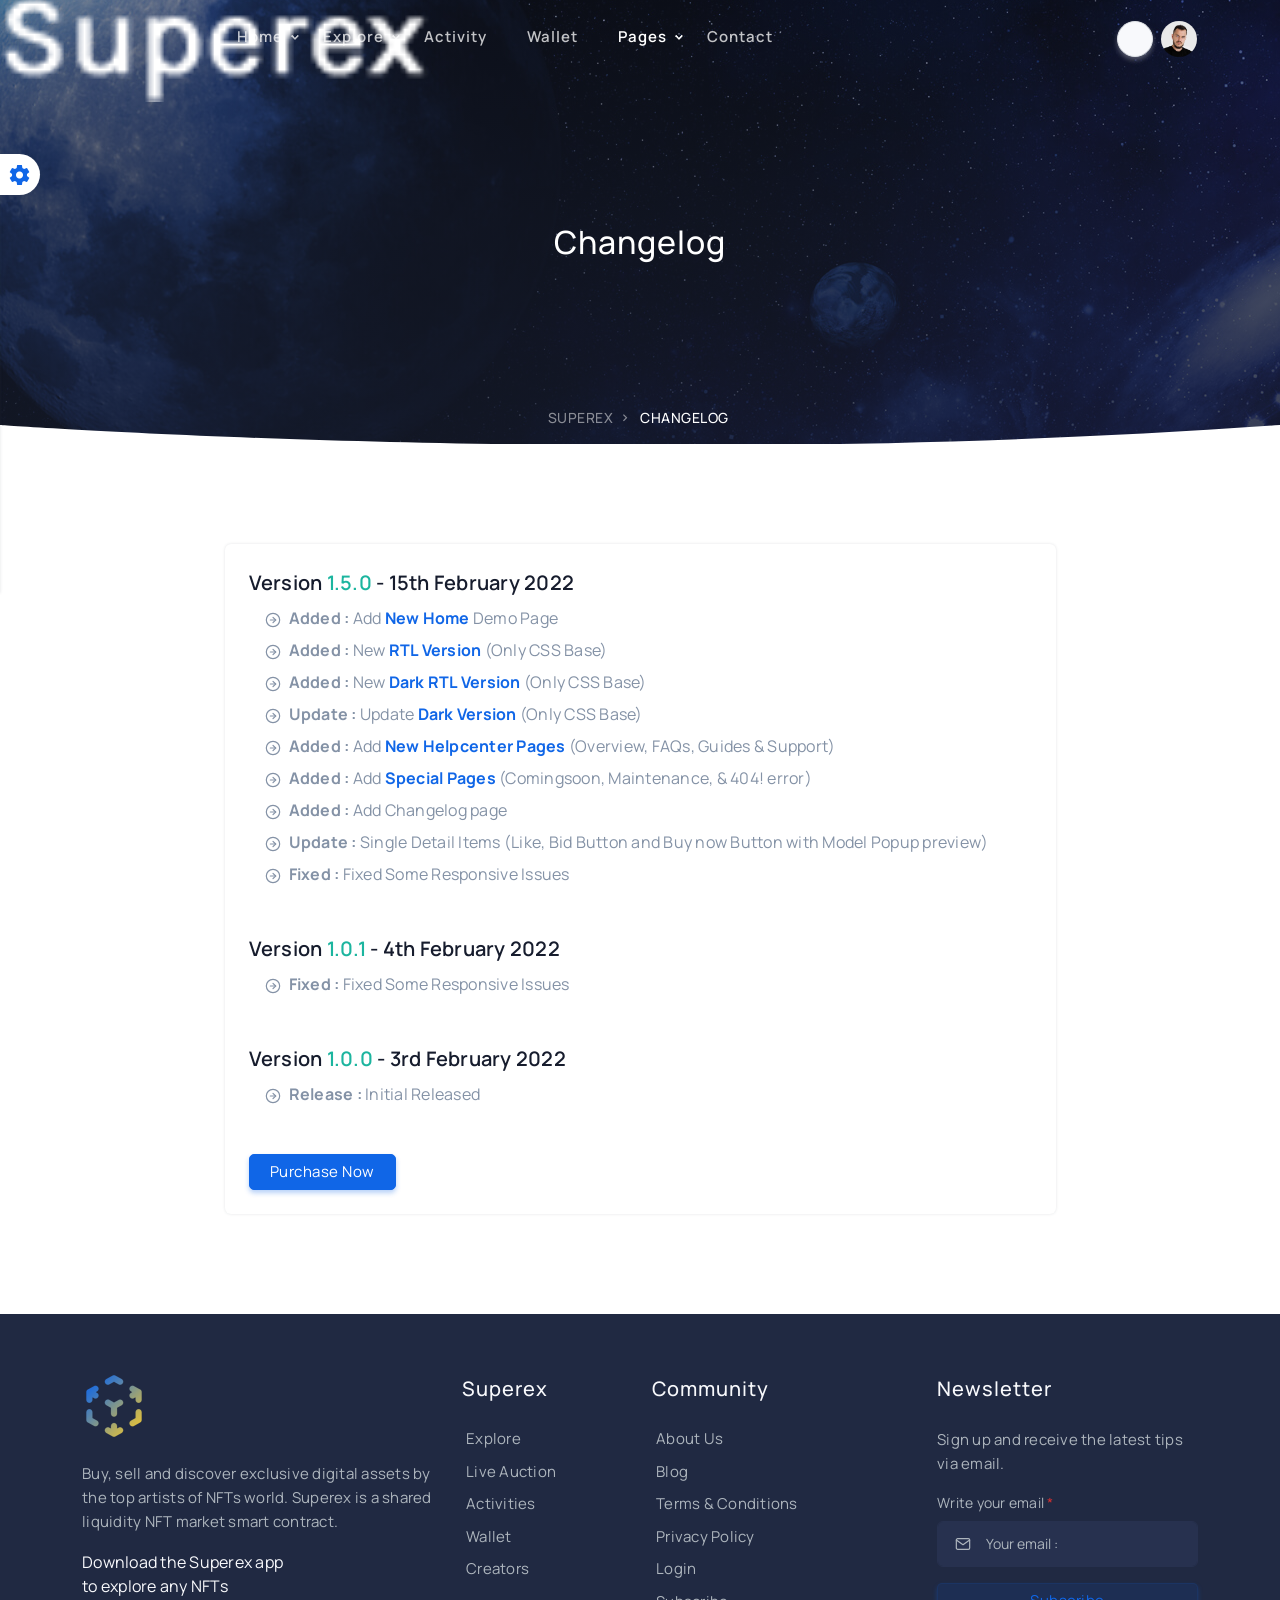
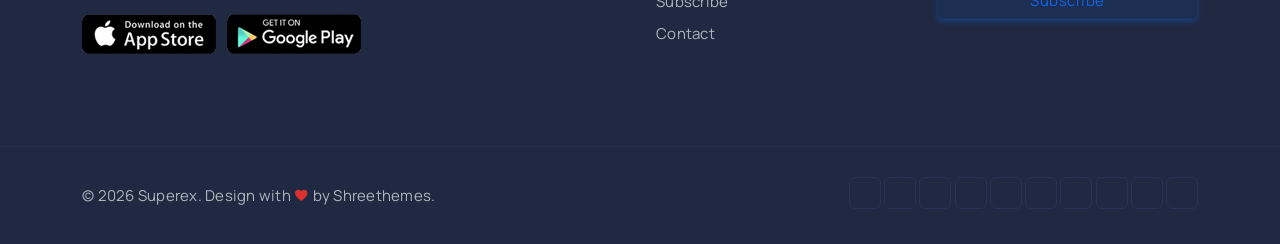
<file: Superex_HTML_Version/HTML/changelog.html>
<!DOCTYPE html>
    <html lang="en">

    <head>
        <meta charset="utf-8" />
        <title>Superex - NFT Marketplace HTML Template</title>
        <meta name="viewport" content="width=device-width, initial-scale=1.0">
        <meta name="description" content="NFT Marketplace Website Template" />
        <meta name="keywords" content="blockchain nft, collectibles, crypto, crypto art, crypto asset, crypto marketplace, digital, item, NFT, NFT assets, NFT Gaming, nft marketplace, token, wallet" />
        <meta content="Shreethemes" name="author" />
        <meta content="support@shreethemes.in" name="Email" />
        <meta content="https://shreethemes.in/" name="Website" />
        <!-- favicon -->
        <link rel="shortcut icon" href="images/favicon.ico">
        <!-- Bootstrap -->
        <link href="css/bootstrap.min.css" rel="stylesheet" type="text/css" />
        <link href="css/materialdesignicons.min.css" rel="stylesheet" type="text/css" />
        <link href="https://unicons.iconscout.com/release/v4.0.0/css/line.css" rel="stylesheet">
        <!-- Main css -->
        <link href="css/style.css" rel="stylesheet" type="text/css" id="theme-opt" />
        <link href="css/colors/default.css" rel="stylesheet" id="color-opt">
    </head>

    <body>
        <!-- Loader -->
        <!-- <div id="preloader">
            <div id="status">
                <div class="spinner">
                    <div class="double-bounce1"></div>
                    <div class="double-bounce2"></div>
                </div>
            </div>
        </div> -->
        <!-- Loader -->

        <!-- Navbar STart -->
        <header id="topnav" class="defaultscroll sticky d-print-none">
            <div class="container">
                <!-- Logo Start-->
                <a class="logo" href="index.html">
                    <span class="logo-light-mode">
                        <img src="images/logo-dark.png" height="26" class="l-dark" alt="">
                        <img src="images/logo-light.png" height="26" class="l-light" alt="">
                    </span>
                    <img src="images/logo-light.png" height="26" class="logo-dark-mode" alt="">
                </a>
                <!-- Logo end-->

                <!-- Mobile -->
                <div class="menu-extras">
                    <div class="menu-item">
                        <!-- Mobile menu toggle-->
                        <a class="navbar-toggle" id="isToggle" onclick="toggleMenu()">
                            <div class="lines">
                                <span></span>
                                <span></span>
                                <span></span>
                            </div>
                        </a>
                        <!-- End mobile menu toggle-->
                    </div>
                </div>
                <!-- Mobile -->

                <!--Login button Start-->
                <ul class="buy-button list-inline mb-0">
                    <li class="list-inline-item mb-0 me-1">
                        <div class="dropdown">
                            <button type="button" class="btn dropdown-toggle p-0" data-bs-toggle="dropdown" aria-haspopup="true" aria-expanded="false">
                                <i class="uil uil-search text-white title-dark btn-icon-light fs-5 align-middle"></i>
                                <i class="uil uil-search text-dark btn-icon-dark fs-5 align-middle"></i>
                            </button>
                            <div class="dropdown-menu dd-menu dropdown-menu-end bg-white shadow rounded border-0 mt-3 p-0" style="width: 300px;">
                                <div class="search-bar">
                                    <div id="itemSearch" class="menu-search mb-0">
                                        <form role="search" method="get" id="searchItemform" class="searchform">
                                            <input type="text" class="form-control border rounded" name="s" id="searchItem" placeholder="Search...">
                                            <input type="submit" id="searchItemsubmit" value="Search">
                                        </form>
                                    </div>
                                </div>
                            </div>
                        </div>
                    </li>

                    <li class="list-inline-item mb-0 me-1">
                        <a id="connectWallet">
                            <span class="btn-icon-dark"><span class="btn btn-icon btn-pills btn-primary"><i class="uil uil-wallet fs-6"></i></span></span>
                            <span class="btn-icon-light"><span class="btn btn-icon btn-pills btn-light"><i class="uil uil-wallet fs-6"></i></span></span>
                        </a>
                    </li>
                    
                    <li class="list-inline-item mb-0">
                        <div class="dropdown dropdown-primary">
                            <button type="button" class="btn btn-pills dropdown-toggle p-0" data-bs-toggle="dropdown" aria-haspopup="true" aria-expanded="false"><img src="images/client/01.jpg" class="rounded-pill avatar avatar-sm-sm" alt=""></button>
                            <div class="dropdown-menu dd-menu dropdown-menu-end bg-white shadow border-0 mt-3 pb-3 pt-0 overflow-hidden rounded" style="min-width: 200px;">
                                <div class="position-relative">
                                    <div class="pt-5 pb-3 bg-gradient-primary"></div>
                                    <div class="px-3">
                                        <div class="d-flex align-items-end mt-n4">
                                            <img src="images/client/01.jpg" class="rounded-pill avatar avatar-md-sm img-thumbnail shadow-md" alt="">
                                            <h6 class="text-dark fw-bold mb-0 ms-1">Calvin Carlo</h6>
                                        </div>
                                        <div class="mt-2">
                                            <small class="text-start text-dark d-block fw-bold">Wallet:</small>
                                            <div class="d-flex justify-content-between align-items-center">
                                                <small id="myPublicAddress" class="text-muted">qhut0...hfteh45</small>
                                                <a href="" class="text-primary"><span class="uil uil-copy"></span></a>
                                            </div>
                                        </div>
                                        
                                        <div class="mt-2">
                                            <small class="text-dark">Balance: <span class="text-primary fw-bold">0.00045ETH</span></small>
                                        </div>
                                    </div>
                                </div>
                                <div class="mt-2">
                                    <a class="dropdown-item small fw-semibold text-dark d-flex align-items-center" href="creator-profile.html"><span class="mb-0 d-inline-block me-1"><i class="uil uil-user align-middle h6 mb-0 me-1"></i></span> Profile</a>
                                    <a class="dropdown-item small fw-semibold text-dark d-flex align-items-center" href="creator-profile-edit.html"><span class="mb-0 d-inline-block me-1"><i class="uil uil-cog align-middle h6 mb-0 me-1"></i></span> Settings</a>
                                    <div class="dropdown-divider border-top"></div>
                                    <a class="dropdown-item small fw-semibold text-dark d-flex align-items-center" href="lock-screen.html"><span class="mb-0 d-inline-block me-1"><i class="uil uil-sign-out-alt align-middle h6 mb-0 me-1"></i></span> Logout</a>
                                </div>
                            </div>
                        </div>
                    </li>
                </ul>
                <!--Login button End-->
        
                <div id="navigation">
                    <!-- Navigation Menu-->   
                    <ul class="navigation-menu nav-left nav-light">
                        <li class="has-submenu parent-parent-menu-item">
                            <a href="javascript:void(0)">Home</a><span class="menu-arrow"></span>
                            <ul class="submenu megamenu">
                                <li>
                                    <ul>
                                        <li class="megamenu-head">LTR Home Pages</li>
                                        <li><a href="index.html" class="sub-menu-item">Home One</a></li>
                                        <li><a href="index-two.html" class="sub-menu-item">Home Two</a></li>
                                        <li><a href="index-three.html" class="sub-menu-item">Home Three</a></li>
                                        <li><a href="index-four.html" class="sub-menu-item">Home Four</a></li>
                                        <li><a href="index-five.html" class="sub-menu-item">Home Five <span class="badge bg-warning">NEW</span></a></li>
                                    </ul>
                                </li>

                                <li>
                                    <ul>
                                        <li class="megamenu-head">LTR Dark Home Pages</li>
                                        <li><a href="index-dark.html" class="sub-menu-item">Home One Dark</a></li>
                                        <li><a href="index-two-dark.html" class="sub-menu-item">Home Two Dark</a></li>
                                        <li><a href="index-three-dark.html" class="sub-menu-item">Home Three Dark</a></li>
                                        <li><a href="index-four-dark.html" class="sub-menu-item">Home Four Dark</a></li>
                                        <li><a href="index-five-dark.html" class="sub-menu-item">Home Five Dark <span class="badge bg-warning">NEW</span></a></li>
                                    </ul>
                                </li>

                                <li>
                                    <ul>
                                        <li class="megamenu-head">RTL Home Pages</li>
                                        <li><a href="index-rtl.html" class="sub-menu-item">Home One RTL <span class="badge bg-warning">NEW</span></a></li>
                                        <li><a href="index-two-rtl.html" class="sub-menu-item">Home Two RTL <span class="badge bg-warning">NEW</span></a></li>
                                        <li><a href="index-three-rtl.html" class="sub-menu-item">Home Three RTL <span class="badge bg-warning">NEW</span></a></li>
                                        <li><a href="index-four-rtl.html" class="sub-menu-item">Home Four RTL <span class="badge bg-warning">NEW</span></a></li>
                                        <li><a href="index-five-rtl.html" class="sub-menu-item">Home Five RTL <span class="badge bg-warning">NEW</span></a></li>
                                    </ul>
                                </li>

                                <li>
                                    <ul>
                                        <li class="megamenu-head">RTL Dark Home Pages</li>
                                        <li><a href="index-dark-rtl.html" class="sub-menu-item">Home One Dark RTL <span class="badge bg-warning">NEW</span></a></li>
                                        <li><a href="index-two-dark-rtl.html" class="sub-menu-item">Home Two Dark RTL <span class="badge bg-warning">NEW</span></a></li>
                                        <li><a href="index-three-dark-rtl.html" class="sub-menu-item">Home Three Dark RTL <span class="badge bg-warning">NEW</span></a></li>
                                        <li><a href="index-four-dark-rtl.html" class="sub-menu-item">Home Four Dark RTL <span class="badge bg-warning">NEW</span></a></li>
                                        <li><a href="index-five-dark-rtl.html" class="sub-menu-item">Home Five Dark RTL <span class="badge bg-warning">NEW</span></a></li>
                                    </ul>
                                </li>
                                
                                <li class="d-none d-lg-block">
                                    <ul>
                                        <li><img src="images/character.png" class="img-fluid" alt=""></li>
                                    </ul>
                                </li>
                            </ul>
                        </li>
                        
                        <li class="has-submenu parent-parent-menu-item">
                            <a href="javascript:void(0)">Explore</a><span class="menu-arrow"></span>
                            <ul class="submenu">
                                <li><a href="explore-one.html" class="sub-menu-item"> Explore One</a></li>
                                <li><a href="explore-two.html" class="sub-menu-item"> Explore Two</a></li>
                                <li><a href="explore-three.html" class="sub-menu-item"> Explore Three</a></li>
                                <li><a href="explore-four.html" class="sub-menu-item"> Explore Four</a></li>
                                <li><a href="auction.html" class="sub-menu-item">Live Auction</a></li>
                                <li><a href="item-detail-one.html" class="sub-menu-item"> Item Detail One</a></li>
                                <li><a href="item-detail-two.html" class="sub-menu-item"> Item Detail Two</a></li>
                            </ul>
                        </li>
                        
                        <li><a href="activity.html" class="sub-menu-item"> Activity</a></li>

                        <li><a href="wallet.html" class="sub-menu-item">Wallet</a></li>

                        <li class="has-submenu parent-parent-menu-item">
                            <a href="javascript:void(0)">Pages</a><span class="menu-arrow"></span>
                            <ul class="submenu">
                                <li><a href="aboutus.html" class="sub-menu-item">About Us</a></li>
                                <li class="has-submenu parent-menu-item"><a href="javascript:void(0)"> Creator </a><span class="submenu-arrow"></span>
                                    <ul class="submenu">
                                        <li><a href="creators.html" class="sub-menu-item"> Creators</a></li>
                                        <li><a href="creator-profile.html" class="sub-menu-item"> Creator Profile</a></li>
                                        <li><a href="creator-profile-edit.html" class="sub-menu-item"> Profile Edit</a></li>
                                        <li><a href="become-creator.html" class="sub-menu-item"> Become Creator</a></li>
                                    </ul>
                                </li>
                                <li><a href="collections.html" class="sub-menu-item">Collections</a></li>
                                <li class="has-submenu parent-menu-item"><a href="javascript:void(0)"> Blog </a><span class="submenu-arrow"></span>
                                    <ul class="submenu">
                                        <li><a href="blogs.html" class="sub-menu-item"> Blogs</a></li>
                                        <li><a href="blog-sidebar.html" class="sub-menu-item"> Blog with sidebar</a></li>
                                        <li><a href="blog-detail.html" class="sub-menu-item"> Blog Detail</a></li>
                                    </ul> 
                                </li>
                                <li class="has-submenu parent-menu-item"><a href="javascript:void(0)"> Auth Pages </a><span class="submenu-arrow"></span>
                                    <ul class="submenu">
                                        <li><a href="login.html" class="sub-menu-item"> Login</a></li>
                                        <li><a href="signup.html" class="sub-menu-item"> Signup</a></li>
                                        <li><a href="reset-password.html" class="sub-menu-item"> Forgot Password</a></li>
                                        <li><a href="lock-screen.html" class="sub-menu-item"> Lock Screen</a></li>
                                    </ul> 
                                </li>
                                <li class="has-submenu parent-menu-item"><a href="javascript:void(0)"> Special <span class="badge bg-warning">NEW</span> </a><span class="submenu-arrow"></span>
                                    <ul class="submenu">
                                        <li><a href="comingsoon.html" class="sub-menu-item"> Coming Soon</a></li>
                                        <li><a href="maintenance.html" class="sub-menu-item"> Maintenance</a></li>
                                        <li><a href="error.html" class="sub-menu-item"> 404!</a></li>
                                    </ul> 
                                </li>
                                <li class="has-submenu parent-menu-item"><a href="javascript:void(0)"> Help Center <span class="badge bg-warning">NEW</span> </a><span class="submenu-arrow"></span>
                                    <ul class="submenu">
                                        <li><a href="helpcenter-overview.html" class="sub-menu-item"> Overview</a></li>
                                        <li><a href="helpcenter-faqs.html" class="sub-menu-item"> FAQs</a></li>
                                        <li><a href="helpcenter-guides.html" class="sub-menu-item"> Guides</a></li>
                                        <li><a href="helpcenter-support-request.html" class="sub-menu-item"> Support</a></li>
                                    </ul> 
                                </li>
                                <li><a href="upload-work.html" class="sub-menu-item">Upload Works</a></li>
                                <li><a href="terms.html" class="sub-menu-item">Terms Policy</a></li>
                                <li><a href="privacy.html" class="sub-menu-item">Privacy Policy</a></li>
                                <li><a href="changelog.html" class="sub-menu-item">Changelog</a></li>
                            </ul>
                        </li>
                        
                        <li><a href="contact.html" class="sub-menu-item">Contact</a></li>
                    </ul><!--end navigation menu-->
                </div><!--end navigation-->
            </div><!--end container-->
        </header><!--end header-->
        <!-- Navbar End -->

        <!-- Start Home -->
        <section class="bg-half-170 d-table w-100" style="background: url('images/bg/02.jpg') center;">
            <div class="bg-overlay bg-gradient-overlay-2"></div>
            <div class="container">
                <div class="row mt-5 justify-content-center">
                    <div class="col-12">
                        <div class="title-heading text-center">
                            <h5 class="heading fw-semibold sub-heading text-white title-dark">Changelog</h5>
                        </div>
                    </div><!--end col-->
                </div><!--end row-->

                <div class="position-middle-bottom d-print-none">
                    <nav aria-label="breadcrumb" class="d-block">
                        <ul class="breadcrumb breadcrumb-muted mb-0 p-0">
                            <li class="breadcrumb-item"><a href="index.html">Superex</a></li>
                            <li class="breadcrumb-item active" aria-current="page">Changelog</li>
                        </ul>
                    </nav>
                </div>
            </div><!--end container-->
        </section><!--end section-->
        <div class="position-relative">            
            <div class="shape overflow-hidden text-white">
                <svg viewBox="0 0 2880 48" fill="none" xmlns="http://www.w3.org/2000/svg">
                    <path d="M0 48H1437.5H2880V0H2160C1442.5 52 720 0 720 0H0V48Z" fill="currentColor"></path>
                </svg>
            </div>
        </div>
        <!-- End Home -->

        <!-- Start Privacy -->
        <section class="section">
            <div class="container">
                <div class="row justify-content-center">
                    <div class="col-lg-9">
                        <div class="card shadow rounded border-0">
                            <div class="card-body">
                                <!-- v1.5.0 Start -->
                                <h5>Version <span class="text-success">1.5.0</span> - 15th February 2022</h5>
                                <ul class="list-unstyled mb-5">
                                    <li class="text-muted my-2 ms-3"><i data-feather="arrow-right-circle" class="fea icon-sm me-2"></i><span class="fw-bold">Added :</span> Add <span class="text-primary fw-bold">New Home</span> Demo Page </li>
                                    <li class="text-muted my-2 ms-3"><i data-feather="arrow-right-circle" class="fea icon-sm me-2"></i><span class="fw-bold">Added :</span> New <span class="text-primary fw-bold">RTL Version</span> (Only CSS Base)</li>
                                    <li class="text-muted my-2 ms-3"><i data-feather="arrow-right-circle" class="fea icon-sm me-2"></i><span class="fw-bold">Added :</span> New <span class="text-primary fw-bold">Dark RTL Version</span> (Only CSS Base)</li>
                                    <li class="text-muted my-2 ms-3"><i data-feather="arrow-right-circle" class="fea icon-sm me-2"></i><span class="fw-bold">Update :</span> Update <span class="text-primary fw-bold">Dark Version</span> (Only CSS Base)</li>
                                    <li class="text-muted my-2 ms-3"><i data-feather="arrow-right-circle" class="fea icon-sm me-2"></i><span class="fw-bold">Added :</span> Add <span class="text-primary fw-bold">New Helpcenter Pages</span> (Overview, FAQs, Guides & Support)</li>
                                    <li class="text-muted my-2 ms-3"><i data-feather="arrow-right-circle" class="fea icon-sm me-2"></i><span class="fw-bold">Added :</span> Add <span class="text-primary fw-bold">Special Pages</span> (Comingsoon, Maintenance, & 404! error)</li>
                                    <li class="text-muted my-2 ms-3"><i data-feather="arrow-right-circle" class="fea icon-sm me-2"></i><span class="fw-bold">Added :</span> Add Changelog page</li>
                                    <li class="text-muted my-2 ms-3"><i data-feather="arrow-right-circle" class="fea icon-sm me-2"></i><span class="fw-bold">Update :</span> Single Detail Items (Like, Bid Button and Buy now Button with Model Popup preview)</li>
                                    <li class="text-muted my-2 ms-3"><i data-feather="arrow-right-circle" class="fea icon-sm me-2"></i><span class="fw-bold">Fixed :</span> Fixed Some Responsive Issues</li>
                                </ul>
                                <!-- v1.5.0 End -->

                                <!-- v1.0.1 Start -->
                                <h5>Version <span class="text-success">1.0.1</span> - 4th February 2022</h5>
                                <ul class="list-unstyled mb-5">
                                    <li class="text-muted my-2 ms-3"><i data-feather="arrow-right-circle" class="fea icon-sm me-2"></i><span class="fw-bold">Fixed :</span> Fixed Some Responsive Issues</li>
                                </ul>
                                <!-- v1.0.1 End -->

                                <!-- v1.0 Start -->
                                <h5>Version <span class="text-success">1.0.0</span> - 3rd February 2022</h5>
                                <ul class="list-unstyled mb-5">
                                    <li class="text-muted my-2 ms-3"><i data-feather="arrow-right-circle" class="fea icon-sm me-2"></i><span class="fw-bold">Release :</span> Initial Released</li>
                                </ul>
                                <!-- v1.0 End -->

                                <div>
                                    <a href="https://1.envato.market/superex" target="_blank" class="btn btn-primary">Purchase Now</a>
                                </div>
                            </div>
                        </div>
                    </div><!--end col-->
                </div><!--end row-->
            </div><!--end container-->
        </section><!--end section-->
        <!-- End Privacy -->

        <!-- Footer Start -->
        <footer class="bg-footer d-print-none">
            <div class="container">
                <div class="row">
                    <div class="col-12">
                        <div class="footer-py-60">
                            <div class="row">
                                <div class="col-lg-4 col-12 mb-0 mb-md-4 pb-0 pb-md-2">
                                    <a href="#" class="logo-footer">
                                        <img src="images/icon-logo-64.png" alt="">
                                    </a>
                                    <p class="para-desc mb-0 mt-4">Buy, sell and discover exclusive digital assets by the top artists of NFTs world. Superex is a shared liquidity NFT market smart contract.</p>
                                
                                    <h6 class="text-light fw-normal title-dark my-3">Download the Superex app <br> to explore any NFTs</h6>
                                    <div class="mt-3">
                                        <a href=""><img src="images/app.png" height="40" alt=""></a>
                                        <a href="" class="ms-2"><img src="images/playstore.png" height="40" alt=""></a>
                                    </div>
                                </div><!--end col-->
                                
                                <div class="col-lg-2 col-md-4 col-12 mt-4 mt-sm-0 pt-2 pt-sm-0">
                                    <h5 class="footer-head">Superex</h5>
                                    <ul class="list-unstyled footer-list mt-4">
                                        <li><a href="explore-two.html" class="text-foot"><i class="uil uil-angle-right-b me-1"></i> Explore</a></li>
                                        <li><a href="auction.html" class="text-foot"><i class="uil uil-angle-right-b me-1"></i> Live Auction</a></li>
                                        <li><a href="activity.html" class="text-foot"><i class="uil uil-angle-right-b me-1"></i> Activities</a></li>
                                        <li><a href="wallet.html" class="text-foot"><i class="uil uil-angle-right-b me-1"></i> Wallet</a></li>
                                        <li><a href="creators.html" class="text-foot"><i class="uil uil-angle-right-b me-1"></i> Creators</a></li>
                                    </ul>
                                </div><!--end col-->
                                
                                <div class="col-lg-3 col-md-4 col-12 mt-4 mt-sm-0 pt-2 pt-sm-0">
                                    <h5 class="footer-head">Community</h5>
                                    <ul class="list-unstyled footer-list mt-4">
                                        <li><a href="aboutus.html" class="text-foot"><i class="uil uil-angle-right-b me-1"></i> About Us</a></li>
                                        <li><a href="blogs.html" class="text-foot"><i class="uil uil-angle-right-b me-1"></i> Blog</a></li>
                                        <li><a href="terms.html" class="text-foot"><i class="uil uil-angle-right-b me-1"></i> Terms & Conditions</a></li>
                                        <li><a href="privacy.html" class="text-foot"><i class="uil uil-angle-right-b me-1"></i> Privacy Policy</a></li>
                                        <li><a href="login.html" class="text-foot"><i class="uil uil-angle-right-b me-1"></i> Login</a></li>
                                        <li><a href="mailto:contact@example.com" class="text-foot"><i class="uil uil-angle-right-b me-1"></i> Subscribe</a></li>
                                        <li><a href="contact.html" class="text-foot"><i class="uil uil-angle-right-b me-1"></i> Contact</a></li>
                                    </ul>
                                </div><!--end col-->
            
                                <div class="col-lg-3 col-md-4 col-12 mt-4 mt-sm-0 pt-2 pt-sm-0">
                                    <h5 class="footer-head">Newsletter</h5>
                                    <p class="mt-4">Sign up and receive the latest tips via email.</p>
                                    <form>
                                        <div class="row">
                                            <div class="col-lg-12">
                                                <div class="foot-subscribe mb-3">
                                                    <label class="form-label">Write your email <span class="text-danger">*</span></label>
                                                    <div class="form-icon position-relative">
                                                        <i data-feather="mail" class="fea icon-sm icons"></i>
                                                        <input type="email" name="email" id="emailsubscribe" class="form-control ps-5 rounded" placeholder="Your email : " required>
                                                    </div>
                                                </div>
                                            </div>
                                            <div class="col-lg-12">
                                                <div class="d-grid">
                                                    <input type="submit" id="submitsubscribe" name="send" class="btn btn-soft-primary" value="Subscribe">
                                                </div>
                                            </div>
                                        </div>
                                    </form>
                                </div><!--end col-->
                            </div><!--end row-->
                        </div>
                    </div><!--end col-->
                </div><!--end row-->
            </div><!--end container-->

            <div class="footer-py-30 footer-bar">
                <div class="container text-center">
                    <div class="row align-items-center">
                        <div class="col-sm-6">
                            <div class="text-sm-start">
                                <p class="mb-0">© <script>document.write(new Date().getFullYear())</script> Superex. Design with <i class="mdi mdi-heart text-danger"></i> by <a href="https://shreethemes.in/" target="_blank" class="text-reset">Shreethemes</a>.</p>
                            </div>
                        </div><!--end col-->
    
                        <div class="col-sm-6 mt-4 mt-sm-0 pt-2 pt-sm-0">
                            <ul class="list-unstyled social-icon foot-social-icon text-sm-end mb-0">
                                <li class="list-inline-item lh-1"><a href="" class="rounded"><i class="uil uil-facebook-f"></i></a></li>
                                <li class="list-inline-item lh-1"><a href="" class="rounded"><i class="uil uil-instagram"></i></a></li>
                                <li class="list-inline-item lh-1"><a href="" class="rounded"><i class="uil uil-linkedin"></i></a></li>
                                <li class="list-inline-item lh-1"><a href="" class="rounded"><i class="uil uil-dribbble"></i></a></li>
                                <li class="list-inline-item lh-1"><a href="" class="rounded"><i class="uil uil-twitter"></i></a></li>
                                <li class="list-inline-item lh-1"><a href="" class="rounded"><i class="uil uil-skype"></i></a></li>
                                <li class="list-inline-item lh-1"><a href="" class="rounded"><i class="uil uil-telegram"></i></a></li>
                                <li class="list-inline-item lh-1"><a href="" class="rounded"><i class="uil uil-slack"></i></a></li>
                                <li class="list-inline-item lh-1"><a href="" class="rounded"><i class="uil uil-tumblr"></i></a></li>
                                <li class="list-inline-item lh-1"><a href="" class="rounded"><i class="uil uil-whatsapp"></i></a></li>
                            </ul>
                        </div><!--end col-->
                    </div><!--end row-->
                </div><!--end container-->
            </div>
        </footer><!--end footer-->
        <!-- Footer End -->

        <!-- Back to top -->
        <a href="#" onclick="topFunction()" id="back-to-top" class="back-to-top rounded-pill fs-5"><i data-feather="arrow-up" class="fea icon-sm icons align-middle"></i></a>
        <!-- Back to top -->

        <!-- Wallet Modal -->
        <div class="modal fade" id="modal-metamask" tabindex="-1" aria-hidden="true">
            <div class="modal-dialog modal-dialog-centered modal-sm">                    
                <div class="modal-content justify-content-center border-0 shadow-md rounded-md position-relative">
                    <div class="position-absolute top-0 start-100 translate-middle z-index-1">
                        <button type="button" class="btn btn-icon btn-pills btn-sm btn-light btn-close opacity-10" data-bs-dismiss="modal" id="close-modal"><i class="uil uil-times fs-4"></i></button>
                    </div>

                    <div class="modal-body p-4 text-center">
                        <img src="images/wallet/MetaMask_Fox.svg" class="avatar avatar-md-md rounded-circle shadow-sm " alt="">

                        <div class="content mt-4">
                            <h5 class="text-danger mb-4">Error!</h5>

                            <P class="text-muted">Please Download MetaMask and create your profile and wallet in MetaMask. Please click and check the details,</P>

                            <a href="https://metamask.io/" class="btn btn-link primary text-primary fw-bold" target="_blank">MetaMask</a>
                        </div>
                    </div>
                </div>
            </div>
        </div>
        <!-- Wallet Modal -->

        <!-- Style switcher -->
        <div id="style-switcher" class="bg-light border p-3 pt-2 pb-2" onclick="toggleSwitcher()">
            <div class="content">
                <h6 class="title text-center">Select Your Color</h6>
                <ul class="pattern">
                    <li class="list-inline-item">
                        <a class="color1" href="javascript: void(0);" onclick="setColor('default')"></a>
                    </li>
                    <li class="list-inline-item">
                        <a class="color2" href="javascript: void(0);" onclick="setColor('yellow')"></a>
                    </li>
                    <li class="list-inline-item">
                        <a class="color3" href="javascript: void(0);" onclick="setColor('green')"></a>
                    </li>
                    <li class="list-inline-item">
                        <a class="color4" href="javascript: void(0);" onclick="setColor('red')"></a>
                    </li>
                    <li class="list-inline-item">
                        <a class="color5" href="javascript: void(0);" onclick="setColor('purple')"></a>
                    </li>
                    <li class="list-inline-item">
                        <a class="color6" href="javascript: void(0);" onclick="setColor('saffron')"></a>
                    </li>
                    <li class="list-inline-item">
                        <a class="color7" href="javascript: void(0);" onclick="setColor('pink')"></a>
                    </li>
                </ul>

                <h6 class="title text-center pt-3 mb-0 border-top">Theme Option</h6>
                <ul class="text-center list-unstyled mb-0">
                    <li class="d-grid"><a href="javascript:void(0)" class="btn btn-sm btn-block btn-primary rtl-version t-rtl-light mt-2" onclick="setTheme('style-rtl')">RTL</a></li>
                    <li class="d-grid"><a href="javascript:void(0)" class="btn btn-sm btn-block btn-primary ltr-version t-ltr-light mt-2" onclick="setTheme('style')">LTR</a></li>
                    <li class="d-grid"><a href="javascript:void(0)" class="btn btn-sm btn-block btn-primary dark-rtl-version t-rtl-dark mt-2" onclick="setTheme('style-dark-rtl')">RTL</a></li>
                    <li class="d-grid"><a href="javascript:void(0)" class="btn btn-sm btn-block btn-primary dark-ltr-version t-ltr-dark mt-2" onclick="setTheme('style-dark')">LTR</a></li>
                    <li class="d-grid"><a href="javascript:void(0)" class="btn btn-sm btn-block btn-dark dark-version t-dark mt-2" onclick="setTheme('style-dark')">Dark</a></li>
                    <li class="d-grid"><a href="javascript:void(0)" class="btn btn-sm btn-block btn-dark light-version t-light mt-2" onclick="setTheme('style')">Light</a></li>
                </ul>

                <h6 class="title text-center pt-3 mb-0 border-top">Download</h6>
                <ul class="text-center list-unstyled mb-0">
                    <li><a href="https://1.envato.market/superex" target="_blank" class="btn btn-sm btn-block btn-warning mt-2 w-100">Download</a></li>
                </ul>
            </div>
            <div class="bottom p-0">
                <a href="javascript: void(0);" class="settings bg-white title-bg-dark shadow d-flex align-items-center justify-content-center"><i class="mdi mdi-cog mdi-24px position-absolute mdi-spin text-primary"></i></a>
            </div>
        </div>
        <!-- end Style switcher -->
        
        <!-- javascript -->
        <script src="js/bootstrap.bundle.min.js"></script>
        <script src="js/feather.min.js"></script>
        <!-- Main Js -->
        <script src="js/plugins.init.js"></script>
        <script src="js/app.js"></script>
        
    </body>

</html>
</file>
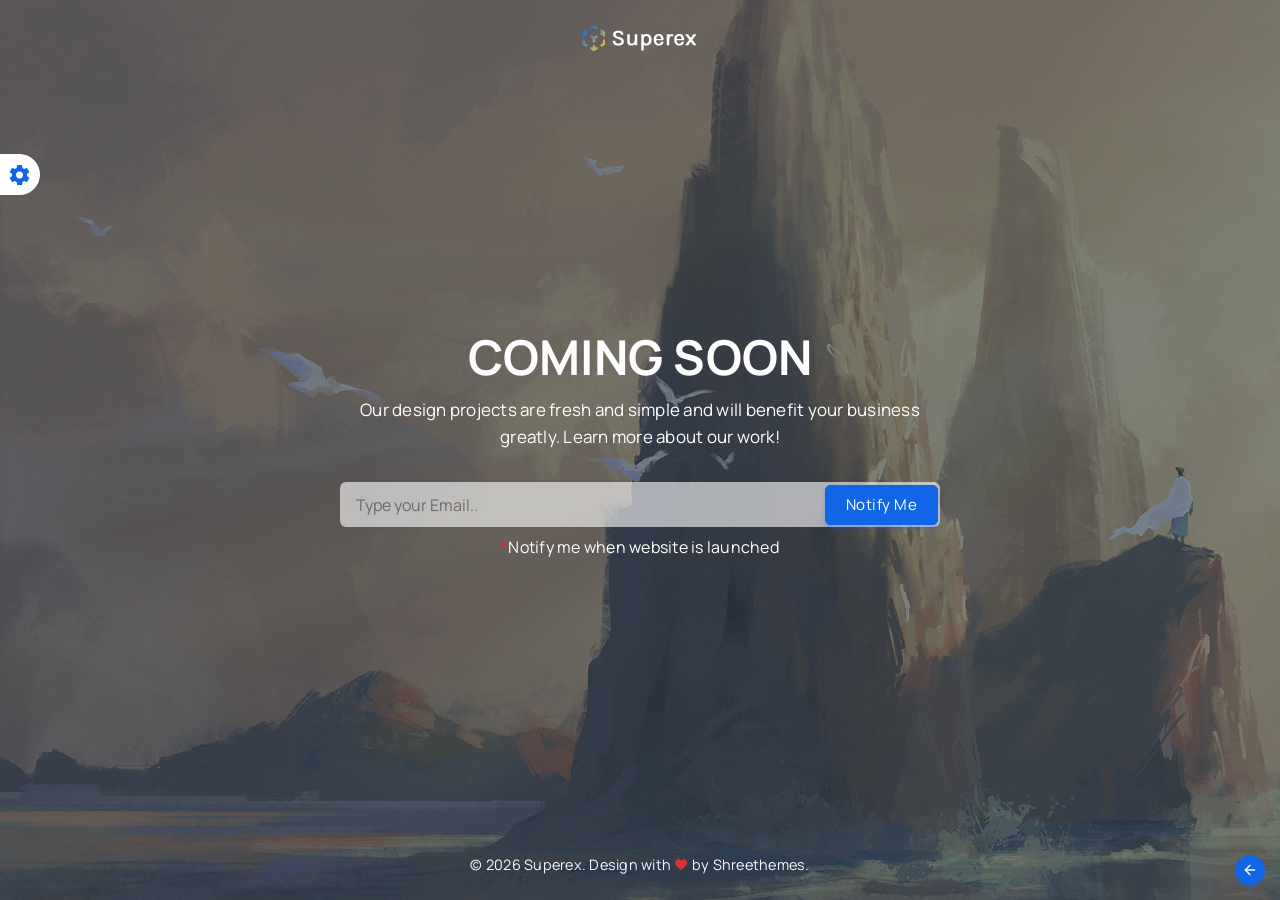
<file: Superex_HTML_Version/HTML/comingsoon.html>
<!DOCTYPE html>
    <html lang="en">

    <head>
        <meta charset="utf-8" />
        <title>Superex - NFT Marketplace HTML Template</title>
        <meta name="viewport" content="width=device-width, initial-scale=1.0">
        <meta name="description" content="NFT Marketplace Website Template" />
        <meta name="keywords" content="blockchain nft, collectibles, crypto, crypto art, crypto asset, crypto marketplace, digital, item, NFT, NFT assets, NFT Gaming, nft marketplace, token, wallet" />
        <meta content="Shreethemes" name="author" />
        <meta content="support@shreethemes.in" name="Email" />
        <meta content="https://shreethemes.in/" name="Website" />
        <!-- favicon -->
        <link rel="shortcut icon" href="images/favicon.ico">
        <!-- Bootstrap -->
        <link href="css/bootstrap.min.css" rel="stylesheet" type="text/css" />
        <link href="css/materialdesignicons.min.css" rel="stylesheet" type="text/css" />
        <link href="https://unicons.iconscout.com/release/v4.0.0/css/line.css" rel="stylesheet">
        <!-- Main css -->
        <link href="css/style.css" rel="stylesheet" type="text/css" id="theme-opt" />
        <link href="css/colors/default.css" rel="stylesheet" id="color-opt">
    </head>

    <body>
        <!-- Loader -->
        <!-- <div id="preloader">
            <div id="status">
                <div class="spinner">
                    <div class="double-bounce1"></div>
                    <div class="double-bounce2"></div>
                </div>
            </div>
        </div> -->
        <!-- Loader -->

        <div class="back-to-home">
            <a href="" class="back-button btn btn-pills btn-sm btn-icon btn-primary"><i data-feather="arrow-left" class="icons"></i></a>
        </div>

        <section class="position-relative zoom-image">
            <div class="bg-overlay image-wrap" style="background: url('images/bg/03.jpg') center"></div>
            <div class="bg-overlay"></div>
            <div class="container-fluid">
                <div class="row">
                    <div class="col-12 p-0">
                        <div class="d-flex flex-column min-vh-100 p-4">
                            <!-- Start Logo -->
                            <div class="text-center">
                                <a href=""><img src="images/logo-light.png" alt=""></a>
                            </div>
                            <!-- End Logo -->

                            <!-- Start Content -->
                            <div class="title-heading text-center my-auto">
                                <h4 class="coming-soon fw-bold display-5 text-white title-dark text-uppercase">Coming Soon</h4>
                                <p class="text-white title-dark para-desc mx-auto mb-0">Our design projects are fresh and simple and will benefit your business greatly. Learn more about our work!</p>
            
                                <div class="subcribe-form mt-4 pt-2">
                                    <form action="page-comingsoon.html">
                                        <input type="email" id="email" class="bg-white opacity-6 rounded shadow" required placeholder="Type your Email..">
                                        <button type="submit" class="btn btn-primary" style="top: 2.5px;">Notify Me</button>
                                    </form>
                                </div>
            
                                <p class="text-white title-dark mt-2"><span class="text-danger fw-bold">*</span>Notify me when website is launched</p>
                            </div>
                            <!-- End Content -->

                            <!-- Start Footer -->
                            <div class="text-center">
                                <small class="mb-0 text-light title-dark">© <script>document.write(new Date().getFullYear())</script> Superex. Design with <i class="mdi mdi-heart text-danger"></i> by <a href="https://shreethemes.in/" target="_blank" class="text-reset">Shreethemes</a>.</small>
                            </div>
                            <!-- End Footer -->
                        </div>
                    </div><!--end col-->
                </div><!--end row-->
            </div><!--end container-->
        </section><!--end section-->
        <!-- End -->

        <!-- Style switcher -->
        <div id="style-switcher" class="bg-light border p-3 pt-2 pb-2" onclick="toggleSwitcher()">
            <div class="content">
                <h6 class="title text-center">Select Your Color</h6>
                <ul class="pattern">
                    <li class="list-inline-item">
                        <a class="color1" href="javascript: void(0);" onclick="setColor('default')"></a>
                    </li>
                    <li class="list-inline-item">
                        <a class="color2" href="javascript: void(0);" onclick="setColor('yellow')"></a>
                    </li>
                    <li class="list-inline-item">
                        <a class="color3" href="javascript: void(0);" onclick="setColor('green')"></a>
                    </li>
                    <li class="list-inline-item">
                        <a class="color4" href="javascript: void(0);" onclick="setColor('red')"></a>
                    </li>
                    <li class="list-inline-item">
                        <a class="color5" href="javascript: void(0);" onclick="setColor('purple')"></a>
                    </li>
                    <li class="list-inline-item">
                        <a class="color6" href="javascript: void(0);" onclick="setColor('saffron')"></a>
                    </li>
                    <li class="list-inline-item">
                        <a class="color7" href="javascript: void(0);" onclick="setColor('pink')"></a>
                    </li>
                </ul>

                <h6 class="title text-center pt-3 mb-0 border-top">Theme Option</h6>
                <ul class="text-center list-unstyled mb-0">
                    <li class="d-grid"><a href="javascript:void(0)" class="btn btn-sm btn-block btn-primary rtl-version t-rtl-light mt-2" onclick="setTheme('style-rtl')">RTL</a></li>
                    <li class="d-grid"><a href="javascript:void(0)" class="btn btn-sm btn-block btn-primary ltr-version t-ltr-light mt-2" onclick="setTheme('style')">LTR</a></li>
                    <li class="d-grid"><a href="javascript:void(0)" class="btn btn-sm btn-block btn-primary dark-rtl-version t-rtl-dark mt-2" onclick="setTheme('style-dark-rtl')">RTL</a></li>
                    <li class="d-grid"><a href="javascript:void(0)" class="btn btn-sm btn-block btn-primary dark-ltr-version t-ltr-dark mt-2" onclick="setTheme('style-dark')">LTR</a></li>
                    <li class="d-grid"><a href="javascript:void(0)" class="btn btn-sm btn-block btn-dark dark-version t-dark mt-2" onclick="setTheme('style-dark')">Dark</a></li>
                    <li class="d-grid"><a href="javascript:void(0)" class="btn btn-sm btn-block btn-dark light-version t-light mt-2" onclick="setTheme('style')">Light</a></li>
                </ul>

                <h6 class="title text-center pt-3 mb-0 border-top">Download</h6>
                <ul class="text-center list-unstyled mb-0">
                    <li><a href="https://1.envato.market/superex" target="_blank" class="btn btn-sm btn-block btn-warning mt-2 w-100">Download</a></li>
                </ul>
            </div>
            <div class="bottom p-0">
                <a href="javascript: void(0);" class="settings bg-white title-bg-dark shadow d-flex align-items-center justify-content-center"><i class="mdi mdi-cog mdi-24px position-absolute mdi-spin text-primary"></i></a>
            </div>
        </div>
        <!-- end Style switcher -->
        
        <!-- javascript -->
        <script src="js/bootstrap.bundle.min.js"></script>
        <script src="js/feather.min.js"></script>
        <!-- Main Js -->
        <script src="js/plugins.init.js"></script>
        <script src="js/app.js"></script>
        
    </body>

</html>
</file>
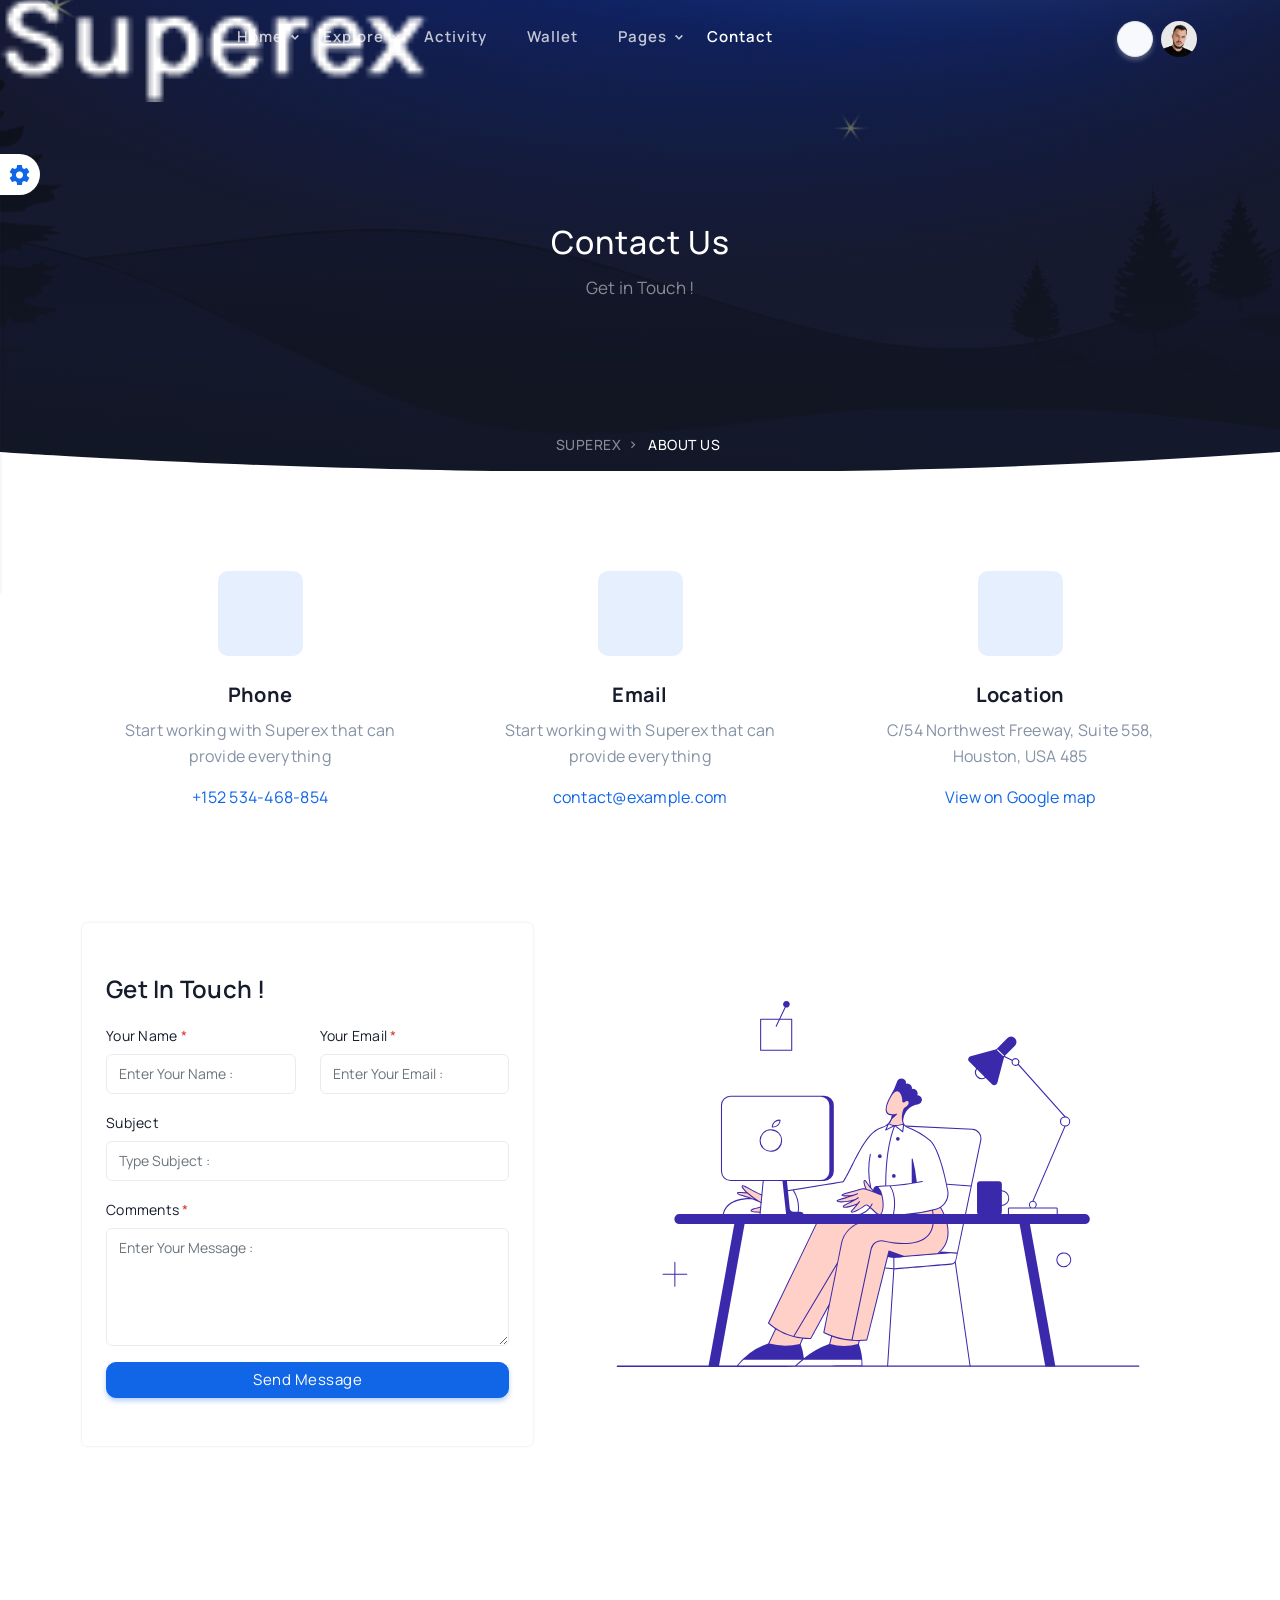
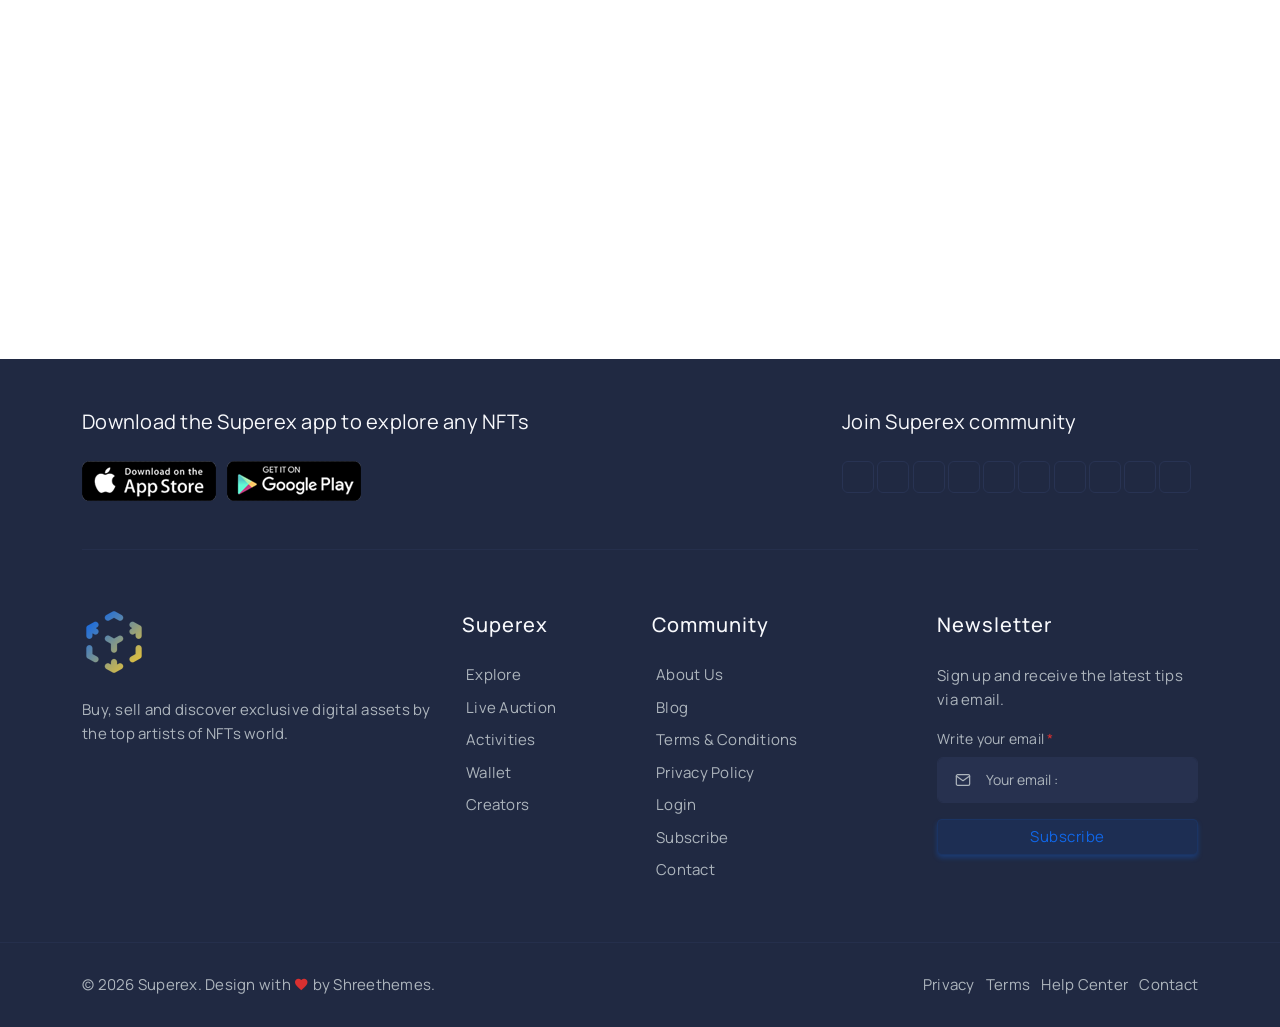
<file: Superex_HTML_Version/HTML/contact.html>
<!DOCTYPE html>
    <html lang="en">

    <head>
        <meta charset="utf-8" />
        <title>Superex - NFT Marketplace HTML Template</title>
        <meta name="viewport" content="width=device-width, initial-scale=1.0">
        <meta name="description" content="NFT Marketplace Website Template" />
        <meta name="keywords" content="blockchain nft, collectibles, crypto, crypto art, crypto asset, crypto marketplace, digital, item, NFT, NFT assets, NFT Gaming, nft marketplace, token, wallet" />
        <meta content="Shreethemes" name="author" />
        <meta content="support@shreethemes.in" name="Email" />
        <meta content="https://shreethemes.in/" name="Website" />
        <!-- favicon -->
        <link rel="shortcut icon" href="images/favicon.ico">
        <!-- Bootstrap -->
        <link href="css/bootstrap.min.css" rel="stylesheet" type="text/css" />
        <link href="css/tobii.min.css" rel="stylesheet" type="text/css" />
        <link href="css/materialdesignicons.min.css" rel="stylesheet" type="text/css" />
        <link href="https://unicons.iconscout.com/release/v4.0.0/css/line.css" rel="stylesheet">
        <!-- Main css -->
        <link href="css/style.css" rel="stylesheet" type="text/css" id="theme-opt" />
        <link href="css/colors/default.css" rel="stylesheet" id="color-opt">
    </head>

    <body>
        <!-- Loader -->
        <!-- <div id="preloader">
            <div id="status">
                <div class="spinner">
                    <div class="double-bounce1"></div>
                    <div class="double-bounce2"></div>
                </div>
            </div>
        </div> -->
        <!-- Loader -->

        <!-- Navbar STart -->
        <header id="topnav" class="defaultscroll sticky">
            <div class="container">
                <!-- Logo Start-->
                <a class="logo" href="index.html">
                    <span class="logo-light-mode">
                        <img src="images/logo-dark.png" height="26" class="l-dark" alt="">
                        <img src="images/logo-light.png" height="26" class="l-light" alt="">
                    </span>
                    <img src="images/logo-light.png" height="26" class="logo-dark-mode" alt="">
                </a>
                <!-- Logo end-->

                <!-- Mobile -->
                <div class="menu-extras">
                    <div class="menu-item">
                        <!-- Mobile menu toggle-->
                        <a class="navbar-toggle" id="isToggle" onclick="toggleMenu()">
                            <div class="lines">
                                <span></span>
                                <span></span>
                                <span></span>
                            </div>
                        </a>
                        <!-- End mobile menu toggle-->
                    </div>
                </div>
                <!-- Mobile -->

                <!--Login button Start-->
                <ul class="buy-button list-inline mb-0">
                    <li class="list-inline-item mb-0 me-1">
                        <div class="dropdown">
                            <button type="button" class="btn dropdown-toggle p-0" data-bs-toggle="dropdown" aria-haspopup="true" aria-expanded="false">
                                <i class="uil uil-search text-white title-dark btn-icon-light fs-5 align-middle"></i>
                                <i class="uil uil-search text-dark btn-icon-dark fs-5 align-middle"></i>
                            </button>
                            <div class="dropdown-menu dd-menu dropdown-menu-end bg-white shadow rounded border-0 mt-3 p-0" style="width: 300px;">
                                <div class="search-bar">
                                    <div id="itemSearch" class="menu-search mb-0">
                                        <form role="search" method="get" id="searchItemform" class="searchform">
                                            <input type="text" class="form-control border rounded" name="s" id="searchItem" placeholder="Search...">
                                            <input type="submit" id="searchItemsubmit" value="Search">
                                        </form>
                                    </div>
                                </div>
                            </div>
                        </div>
                    </li>

                    <li class="list-inline-item mb-0 me-1">
                        <a id="connectWallet">
                            <span class="btn-icon-dark"><span class="btn btn-icon btn-pills btn-primary"><i class="uil uil-wallet fs-6"></i></span></span>
                            <span class="btn-icon-light"><span class="btn btn-icon btn-pills btn-light"><i class="uil uil-wallet fs-6"></i></span></span>
                        </a>
                    </li>
                    
                    <li class="list-inline-item mb-0">
                        <div class="dropdown dropdown-primary">
                            <button type="button" class="btn btn-pills dropdown-toggle p-0" data-bs-toggle="dropdown" aria-haspopup="true" aria-expanded="false"><img src="images/client/01.jpg" class="rounded-pill avatar avatar-sm-sm" alt=""></button>
                            <div class="dropdown-menu dd-menu dropdown-menu-end bg-white shadow border-0 mt-3 pb-3 pt-0 overflow-hidden rounded" style="min-width: 200px;">
                                <div class="position-relative">
                                    <div class="pt-5 pb-3 bg-gradient-primary"></div>
                                    <div class="px-3">
                                        <div class="d-flex align-items-end mt-n4">
                                            <img src="images/client/01.jpg" class="rounded-pill avatar avatar-md-sm img-thumbnail shadow-md" alt="">
                                            <h6 class="text-dark fw-bold mb-0 ms-1">Calvin Carlo</h6>
                                        </div>
                                        <div class="mt-2">
                                            <small class="text-start text-dark d-block fw-bold">Wallet:</small>
                                            <div class="d-flex justify-content-between align-items-center">
                                                <small id="myPublicAddress" class="text-muted">qhut0...hfteh45</small>
                                                <a href="" class="text-primary"><span class="uil uil-copy"></span></a>
                                            </div>
                                        </div>
                                        
                                        <div class="mt-2">
                                            <small class="text-dark">Balance: <span class="text-primary fw-bold">0.00045ETH</span></small>
                                        </div>
                                    </div>
                                </div>
                                <div class="mt-2">
                                    <a class="dropdown-item small fw-semibold text-dark d-flex align-items-center" href="creator-profile.html"><span class="mb-0 d-inline-block me-1"><i class="uil uil-user align-middle h6 mb-0 me-1"></i></span> Profile</a>
                                    <a class="dropdown-item small fw-semibold text-dark d-flex align-items-center" href="creator-profile-edit.html"><span class="mb-0 d-inline-block me-1"><i class="uil uil-cog align-middle h6 mb-0 me-1"></i></span> Settings</a>
                                    <div class="dropdown-divider border-top"></div>
                                    <a class="dropdown-item small fw-semibold text-dark d-flex align-items-center" href="lock-screen.html"><span class="mb-0 d-inline-block me-1"><i class="uil uil-sign-out-alt align-middle h6 mb-0 me-1"></i></span> Logout</a>
                                </div>
                            </div>
                        </div>
                    </li>
                </ul>
                <!--Login button End-->
        
                <div id="navigation">
                    <!-- Navigation Menu-->   
                    <ul class="navigation-menu nav-left nav-light">
                        <li class="has-submenu parent-parent-menu-item">
                            <a href="javascript:void(0)">Home</a><span class="menu-arrow"></span>
                            <ul class="submenu megamenu">
                                <li>
                                    <ul>
                                        <li class="megamenu-head">LTR Home Pages</li>
                                        <li><a href="index.html" class="sub-menu-item">Home One</a></li>
                                        <li><a href="index-two.html" class="sub-menu-item">Home Two</a></li>
                                        <li><a href="index-three.html" class="sub-menu-item">Home Three</a></li>
                                        <li><a href="index-four.html" class="sub-menu-item">Home Four</a></li>
                                        <li><a href="index-five.html" class="sub-menu-item">Home Five <span class="badge bg-warning">NEW</span></a></li>
                                    </ul>
                                </li>

                                <li>
                                    <ul>
                                        <li class="megamenu-head">LTR Dark Home Pages</li>
                                        <li><a href="index-dark.html" class="sub-menu-item">Home One Dark</a></li>
                                        <li><a href="index-two-dark.html" class="sub-menu-item">Home Two Dark</a></li>
                                        <li><a href="index-three-dark.html" class="sub-menu-item">Home Three Dark</a></li>
                                        <li><a href="index-four-dark.html" class="sub-menu-item">Home Four Dark</a></li>
                                        <li><a href="index-five-dark.html" class="sub-menu-item">Home Five Dark <span class="badge bg-warning">NEW</span></a></li>
                                    </ul>
                                </li>

                                <li>
                                    <ul>
                                        <li class="megamenu-head">RTL Home Pages</li>
                                        <li><a href="index-rtl.html" class="sub-menu-item">Home One RTL <span class="badge bg-warning">NEW</span></a></li>
                                        <li><a href="index-two-rtl.html" class="sub-menu-item">Home Two RTL <span class="badge bg-warning">NEW</span></a></li>
                                        <li><a href="index-three-rtl.html" class="sub-menu-item">Home Three RTL <span class="badge bg-warning">NEW</span></a></li>
                                        <li><a href="index-four-rtl.html" class="sub-menu-item">Home Four RTL <span class="badge bg-warning">NEW</span></a></li>
                                        <li><a href="index-five-rtl.html" class="sub-menu-item">Home Five RTL <span class="badge bg-warning">NEW</span></a></li>
                                    </ul>
                                </li>

                                <li>
                                    <ul>
                                        <li class="megamenu-head">RTL Dark Home Pages</li>
                                        <li><a href="index-dark-rtl.html" class="sub-menu-item">Home One Dark RTL <span class="badge bg-warning">NEW</span></a></li>
                                        <li><a href="index-two-dark-rtl.html" class="sub-menu-item">Home Two Dark RTL <span class="badge bg-warning">NEW</span></a></li>
                                        <li><a href="index-three-dark-rtl.html" class="sub-menu-item">Home Three Dark RTL <span class="badge bg-warning">NEW</span></a></li>
                                        <li><a href="index-four-dark-rtl.html" class="sub-menu-item">Home Four Dark RTL <span class="badge bg-warning">NEW</span></a></li>
                                        <li><a href="index-five-dark-rtl.html" class="sub-menu-item">Home Five Dark RTL <span class="badge bg-warning">NEW</span></a></li>
                                    </ul>
                                </li>
                                
                                <li class="d-none d-lg-block">
                                    <ul>
                                        <li><img src="images/character.png" class="img-fluid" alt=""></li>
                                    </ul>
                                </li>
                            </ul>
                        </li>
                        
                        <li class="has-submenu parent-parent-menu-item">
                            <a href="javascript:void(0)">Explore</a><span class="menu-arrow"></span>
                            <ul class="submenu">
                                <li><a href="explore-one.html" class="sub-menu-item"> Explore One</a></li>
                                <li><a href="explore-two.html" class="sub-menu-item"> Explore Two</a></li>
                                <li><a href="explore-three.html" class="sub-menu-item"> Explore Three</a></li>
                                <li><a href="explore-four.html" class="sub-menu-item"> Explore Four</a></li>
                                <li><a href="auction.html" class="sub-menu-item">Live Auction</a></li>
                                <li><a href="item-detail-one.html" class="sub-menu-item"> Item Detail One</a></li>
                                <li><a href="item-detail-two.html" class="sub-menu-item"> Item Detail Two</a></li>
                            </ul>
                        </li>
                        
                        <li><a href="activity.html" class="sub-menu-item"> Activity</a></li>

                        <li><a href="wallet.html" class="sub-menu-item">Wallet</a></li>

                        <li class="has-submenu parent-parent-menu-item">
                            <a href="javascript:void(0)">Pages</a><span class="menu-arrow"></span>
                            <ul class="submenu">
                                <li><a href="aboutus.html" class="sub-menu-item">About Us</a></li>
                                <li class="has-submenu parent-menu-item"><a href="javascript:void(0)"> Creator </a><span class="submenu-arrow"></span>
                                    <ul class="submenu">
                                        <li><a href="creators.html" class="sub-menu-item"> Creators</a></li>
                                        <li><a href="creator-profile.html" class="sub-menu-item"> Creator Profile</a></li>
                                        <li><a href="creator-profile-edit.html" class="sub-menu-item"> Profile Edit</a></li>
                                        <li><a href="become-creator.html" class="sub-menu-item"> Become Creator</a></li>
                                    </ul>
                                </li>
                                <li><a href="collections.html" class="sub-menu-item">Collections</a></li>
                                <li class="has-submenu parent-menu-item"><a href="javascript:void(0)"> Blog </a><span class="submenu-arrow"></span>
                                    <ul class="submenu">
                                        <li><a href="blogs.html" class="sub-menu-item"> Blogs</a></li>
                                        <li><a href="blog-sidebar.html" class="sub-menu-item"> Blog with sidebar</a></li>
                                        <li><a href="blog-detail.html" class="sub-menu-item"> Blog Detail</a></li>
                                    </ul> 
                                </li>
                                <li class="has-submenu parent-menu-item"><a href="javascript:void(0)"> Auth Pages </a><span class="submenu-arrow"></span>
                                    <ul class="submenu">
                                        <li><a href="login.html" class="sub-menu-item"> Login</a></li>
                                        <li><a href="signup.html" class="sub-menu-item"> Signup</a></li>
                                        <li><a href="reset-password.html" class="sub-menu-item"> Forgot Password</a></li>
                                        <li><a href="lock-screen.html" class="sub-menu-item"> Lock Screen</a></li>
                                    </ul> 
                                </li>
                                <li class="has-submenu parent-menu-item"><a href="javascript:void(0)"> Special <span class="badge bg-warning">NEW</span> </a><span class="submenu-arrow"></span>
                                    <ul class="submenu">
                                        <li><a href="comingsoon.html" class="sub-menu-item"> Coming Soon</a></li>
                                        <li><a href="maintenance.html" class="sub-menu-item"> Maintenance</a></li>
                                        <li><a href="error.html" class="sub-menu-item"> 404!</a></li>
                                    </ul> 
                                </li>
                                <li class="has-submenu parent-menu-item"><a href="javascript:void(0)"> Help Center <span class="badge bg-warning">NEW</span> </a><span class="submenu-arrow"></span>
                                    <ul class="submenu">
                                        <li><a href="helpcenter-overview.html" class="sub-menu-item"> Overview</a></li>
                                        <li><a href="helpcenter-faqs.html" class="sub-menu-item"> FAQs</a></li>
                                        <li><a href="helpcenter-guides.html" class="sub-menu-item"> Guides</a></li>
                                        <li><a href="helpcenter-support-request.html" class="sub-menu-item"> Support</a></li>
                                    </ul> 
                                </li>
                                <li><a href="upload-work.html" class="sub-menu-item">Upload Works</a></li>
                                <li><a href="terms.html" class="sub-menu-item">Terms Policy</a></li>
                                <li><a href="privacy.html" class="sub-menu-item">Privacy Policy</a></li>
                                <li><a href="changelog.html" class="sub-menu-item">Changelog</a></li>
                            </ul>
                        </li>
                        
                        <li><a href="contact.html" class="sub-menu-item">Contact</a></li>
                    </ul><!--end navigation menu-->
                </div><!--end navigation-->
            </div><!--end container-->
        </header><!--end header-->
        <!-- Navbar End -->

        <!-- Start Home -->
        <section class="bg-half-170 d-table w-100" style="background: url('images/bg/01.jpg') bottom;">
            <div class="bg-overlay bg-gradient-overlay-2"></div>
            <div class="container">
                <div class="row mt-5 justify-content-center">
                    <div class="col-12">
                        <div class="title-heading text-center">
                            <h5 class="heading fw-semibold sub-heading text-white title-dark">Contact Us</h5>
                            <p class="text-white-50 para-desc mx-auto mb-0">Get in Touch !</p>
                        </div>
                    </div><!--end col-->
                </div><!--end row-->

                <div class="position-middle-bottom">
                    <nav aria-label="breadcrumb" class="d-block">
                        <ul class="breadcrumb breadcrumb-muted mb-0 p-0">
                            <li class="breadcrumb-item"><a href="index.html">Superex</a></li>
                            <li class="breadcrumb-item active" aria-current="page">About us</li>
                        </ul>
                    </nav>
                </div>
            </div><!--end container-->
        </section><!--end section-->
        <div class="position-relative">            
            <div class="shape overflow-hidden text-white">
                <svg viewBox="0 0 2880 48" fill="none" xmlns="http://www.w3.org/2000/svg">
                    <path d="M0 48H1437.5H2880V0H2160C1442.5 52 720 0 720 0H0V48Z" fill="currentColor"></path>
                </svg>
            </div>
        </div>
        <!-- End Home -->

        <!-- Start Section -->
        <section class="section">
            <div class="container">
                <div class="row">
                    <div class="col-lg-4 col-md-6">
                        <div class="card border-0 text-center features feature-primary feature-clean">
                            <div class="icons text-center mx-auto">
                                <i class="uil uil-phone d-block rounded-md h3 mb-0"></i>
                            </div>
                            <div class="content mt-4 px-4">
                                <h5 class="fw-bold">Phone</h5>
                                <p class="text-muted">Start working with Superex that can provide everything</p>
                                <a href="tel:+152534-468-854" class="text-primary">+152 534-468-854</a>
                            </div>
                        </div>
                    </div><!--end col-->
                    
                    <div class="col-lg-4 col-md-6 mt-4 mt-sm-0 pt-2 pt-sm-0">
                        <div class="card border-0 text-center features feature-primary feature-clean">
                            <div class="icons text-center mx-auto">
                                <i class="uil uil-envelope d-block rounded-md h3 mb-0"></i>
                            </div>
                            <div class="content mt-4 px-4">
                                <h5 class="fw-bold">Email</h5>
                                <p class="text-muted">Start working with Superex that can provide everything</p>
                                <a href="mailto:contact@example.com" class="text-primary">contact@example.com</a>
                            </div>
                        </div>
                    </div><!--end col-->
                    
                    <div class="col-lg-4 col-md-6 mt-4 mt-lg-0 pt-2 pt-lg-0">
                        <div class="card border-0 text-center features feature-primary feature-clean">
                            <div class="icons text-center mx-auto">
                                <i class="uil uil-map-marker d-block rounded-md h3 mb-0"></i>
                            </div>
                            <div class="content mt-4 px-4">
                                <h5 class="fw-bold">Location</h5>
                                <p class="text-muted">C/54 Northwest Freeway, Suite 558, <br>Houston, USA 485</p>
                                <a href="https://www.google.com/maps/embed?pb=!1m18!1m12!1m3!1d39206.002432144705!2d-95.4973981212445!3d29.709510002925988!2m3!1f0!2f0!3f0!3m2!1i1024!2i768!4f13.1!3m3!1m2!1s0x8640c16de81f3ca5%3A0xf43e0b60ae539ac9!2sGerald+D.+Hines+Waterwall+Park!5e0!3m2!1sen!2sin!4v1566305861440!5m2!1sen!2sin"
                                    data-type="iframe" class="video-play-icon text-primary lightbox">View on Google map</a>
                            </div>
                        </div>
                    </div><!--end col-->
                </div><!--end row-->
            </div><!--end container-->

            <div class="container mt-100 mt-60">
                <div class="row align-items-center">
                    <div class="col-lg-5 col-md-6 pt-2 pt-sm-0 order-2 order-md-1">
                        <div class="card shadow rounded border-0">
                            <div class="card-body py-5">
                                <h4 class="card-title">Get In Touch !</h4>
                                <div class="custom-form mt-3">
                                    <form method="post" name="myForm" id="myForm" onsubmit="return validateForm()">
                                        <p class="mb-0" id="error-msg"></p>
                                        <div id="simple-msg"></div>
                                        <div class="row">
                                            <div class="col-md-6">
                                                <div class="mb-3">
                                                    <label class="form-label">Your Name <span class="text-danger">*</span></label>
                                                    <input name="name" id="name" type="text" class="form-control" placeholder="Enter Your Name :">
                                                </div>
                                            </div>
            
                                            <div class="col-md-6">
                                                <div class="mb-3">
                                                    <label class="form-label">Your Email <span class="text-danger">*</span></label>
                                                    <input name="email" id="email" type="email" class="form-control" placeholder="Enter Your Email :">
                                                </div> 
                                            </div><!--end col-->
            
                                            <div class="col-12">
                                                <div class="mb-3">
                                                    <label class="form-label">Subject</label>
                                                    <input name="subject" id="subject" class="form-control" placeholder="Type Subject :">
                                                </div>
                                            </div><!--end col-->
            
                                            <div class="col-12">
                                                <div class="mb-3">
                                                    <label class="form-label">Comments <span class="text-danger">*</span></label>
                                                    <textarea name="comments" id="comments" rows="4" class="form-control" placeholder="Enter Your Message :"></textarea>
                                                </div>
                                            </div>
                                        </div>
                                        <div class="row">
                                            <div class="col-12">
                                                <div class="d-grid">
                                                    <button type="submit" id="submit" name="send" class="btn btn-primary rounded-md">Send Message</button>
                                                </div>
                                            </div><!--end col-->
                                        </div><!--end row-->
                                    </form>
                                </div><!--end custom-form-->
                            </div>
                        </div>
                    </div><!--end col-->

                    <div class="col-lg-7 col-md-6 order-1 order-md-2">
                        <div class="card border-0">
                            <div class="card-body p-0">
                                <img src="images/svg/office-desk.svg" class="img-fluid d-block mx-auto" style="max-width: 550px;" alt="">
                            </div>
                        </div>
                    </div><!--end col-->
                </div><!--end row-->
            </div><!--end container-->
        </section><!--end section-->

        <div class="container-fluid">
            <div class="row">
                <div class="col-12 p-0">
                    <div class="card map border-0">
                        <div class="card-body p-0">
                            <iframe src="https://www.google.com/maps/embed?pb=!1m18!1m12!1m3!1d39206.002432144705!2d-95.4973981212445!3d29.709510002925988!2m3!1f0!2f0!3f0!3m2!1i1024!2i768!4f13.1!3m3!1m2!1s0x8640c16de81f3ca5%3A0xf43e0b60ae539ac9!2sGerald+D.+Hines+Waterwall+Park!5e0!3m2!1sen!2sin!4v1566305861440!5m2!1sen!2sin" style="border:0" allowfullscreen></iframe>
                        </div>
                    </div>
                </div><!--end col-->
            </div><!--end row-->
        </div><!--end container-->
        <!-- End Section -->

        <!-- Footer Start -->
        <footer class="bg-footer">
            <div class="py-5">
                <div class="container">
                    <div class="row">
                        <div class="col-xl-8 col-lg-7 col-md-6">
                            <h5 class="text-light fw-normal title-dark">Download the Superex app to explore any NFTs</h5>
                            
                            <div class="mt-4">
                                <a href=""><img src="images/app.png" height="40" alt=""></a>
                                <a href="" class="ms-2"><img src="images/playstore.png" height="40" alt=""></a>
                            </div>
                        </div>

                        <div class="col-xl-4 col-lg-5 col-md-6 mt-4 mt-sm-0">
                            <h5 class="text-light fw-normal title-dark">Join Superex community</h5>

                            <ul class="list-unstyled social-icon foot-social-icon mb-0 mt-4">
                                <li class="list-inline-item lh-1"><a href="" class="rounded"><i class="uil uil-facebook-f"></i></a></li>
                                <li class="list-inline-item lh-1"><a href="" class="rounded"><i class="uil uil-instagram"></i></a></li>
                                <li class="list-inline-item lh-1"><a href="" class="rounded"><i class="uil uil-linkedin"></i></a></li>
                                <li class="list-inline-item lh-1"><a href="" class="rounded"><i class="uil uil-dribbble"></i></a></li>
                                <li class="list-inline-item lh-1"><a href="" class="rounded"><i class="uil uil-twitter"></i></a></li>
                                <li class="list-inline-item lh-1"><a href="" class="rounded"><i class="uil uil-skype"></i></a></li>
                                <li class="list-inline-item lh-1"><a href="" class="rounded"><i class="uil uil-telegram"></i></a></li>
                                <li class="list-inline-item lh-1"><a href="" class="rounded"><i class="uil uil-slack"></i></a></li>
                                <li class="list-inline-item lh-1"><a href="" class="rounded"><i class="uil uil-tumblr"></i></a></li>
                                <li class="list-inline-item lh-1"><a href="" class="rounded"><i class="uil uil-whatsapp"></i></a></li>
                            </ul>
                        </div><!--end col-->
                    </div><!--end row-->
                </div><!--end container-->
            </div><!--end div-->

            <div class="container">
                <div class="row">
                    <div class="col-12">
                        <div class="footer-py-60 footer-border">
                            <div class="row">
                                <div class="col-lg-4 col-12 mb-0 mb-md-4 pb-0 pb-md-2">
                                    <a href="#" class="logo-footer">
                                        <img src="images/icon-logo-64.png" alt="">
                                    </a>
                                    <p class="para-desc mb-0 mt-4">Buy, sell and discover exclusive digital assets by the top artists of NFTs world.</p>
                                
                                    
                                </div><!--end col-->
                                
                                <div class="col-lg-2 col-md-4 col-12 mt-4 mt-sm-0 pt-2 pt-sm-0">
                                    <h5 class="footer-head">Superex</h5>
                                    <ul class="list-unstyled footer-list mt-4">
                                        <li><a href="explore-two.html" class="text-foot"><i class="uil uil-angle-right-b me-1"></i> Explore</a></li>
                                        <li><a href="auction.html" class="text-foot"><i class="uil uil-angle-right-b me-1"></i> Live Auction</a></li>
                                        <li><a href="activity.html" class="text-foot"><i class="uil uil-angle-right-b me-1"></i> Activities</a></li>
                                        <li><a href="wallet.html" class="text-foot"><i class="uil uil-angle-right-b me-1"></i> Wallet</a></li>
                                        <li><a href="creators.html" class="text-foot"><i class="uil uil-angle-right-b me-1"></i> Creators</a></li>
                                    </ul>
                                </div><!--end col-->
                                
                                <div class="col-lg-3 col-md-4 col-12 mt-4 mt-sm-0 pt-2 pt-sm-0">
                                    <h5 class="footer-head">Community</h5>
                                    <ul class="list-unstyled footer-list mt-4">
                                        <li><a href="aboutus.html" class="text-foot"><i class="uil uil-angle-right-b me-1"></i> About Us</a></li>
                                        <li><a href="blogs.html" class="text-foot"><i class="uil uil-angle-right-b me-1"></i> Blog</a></li>
                                        <li><a href="terms.html" class="text-foot"><i class="uil uil-angle-right-b me-1"></i> Terms & Conditions</a></li>
                                        <li><a href="privacy.html" class="text-foot"><i class="uil uil-angle-right-b me-1"></i> Privacy Policy</a></li>
                                        <li><a href="login.html" class="text-foot"><i class="uil uil-angle-right-b me-1"></i> Login</a></li>
                                        <li><a href="mailto:contact@example.com" class="text-foot"><i class="uil uil-angle-right-b me-1"></i> Subscribe</a></li>
                                        <li><a href="contact.html" class="text-foot"><i class="uil uil-angle-right-b me-1"></i> Contact</a></li>
                                    </ul>
                                </div><!--end col-->
            
                                <div class="col-lg-3 col-md-4 col-12 mt-4 mt-sm-0 pt-2 pt-sm-0">
                                    <h5 class="footer-head">Newsletter</h5>
                                    <p class="mt-4">Sign up and receive the latest tips via email.</p>
                                    <form>
                                        <div class="row">
                                            <div class="col-lg-12">
                                                <div class="foot-subscribe mb-3">
                                                    <label class="form-label">Write your email <span class="text-danger">*</span></label>
                                                    <div class="form-icon position-relative">
                                                        <i data-feather="mail" class="fea icon-sm icons"></i>
                                                        <input type="email" name="email" id="emailsubscribe" class="form-control ps-5 rounded" placeholder="Your email : " required>
                                                    </div>
                                                </div>
                                            </div>
                                            <div class="col-lg-12">
                                                <div class="d-grid">
                                                    <input type="submit" id="submitsubscribe" name="send" class="btn btn-soft-primary" value="Subscribe">
                                                </div>
                                            </div>
                                        </div>
                                    </form>
                                </div><!--end col-->
                            </div><!--end row-->
                        </div>
                    </div><!--end col-->
                </div><!--end row-->
            </div><!--end container-->

            <div class="footer-py-30 footer-bar">
                <div class="container text-center">
                    <div class="row align-items-center">
                        <div class="col-sm-6">
                            <div class="text-sm-start">
                                <p class="mb-0">© <script>document.write(new Date().getFullYear())</script> Superex. Design with <i class="mdi mdi-heart text-danger"></i> by <a href="https://shreethemes.in/" target="_blank" class="text-reset">Shreethemes</a>.</p>
                            </div>
                        </div><!--end col-->
    
                        <div class="col-sm-6 mt-4 mt-sm-0 pt-2 pt-sm-0">
                            <ul class="list-unstyled footer-list text-sm-end mb-0">
                                <li class="list-inline-item mb-0"><a href="privacy.html" class="text-foot me-2">Privacy</a></li>
                                <li class="list-inline-item mb-0"><a href="terms.html" class="text-foot me-2">Terms</a></li>
                                <li class="list-inline-item mb-0"><a href="helpcenter-overview.html" class="text-foot me-2">Help Center</a></li>
                                <li class="list-inline-item mb-0"><a href="contact.html" class="text-foot">Contact</a></li>
                            </ul>
                        </div><!--end col-->
                    </div><!--end row-->
                </div><!--end container-->
            </div>
        </footer><!--end footer-->
        <!-- Footer End -->

        <!-- Back to top -->
        <a href="#" onclick="topFunction()" id="back-to-top" class="back-to-top rounded-pill fs-5"><i data-feather="arrow-up" class="fea icon-sm icons align-middle"></i></a>
        <!-- Back to top -->

        <!-- Wallet Modal -->
        <div class="modal fade" id="modal-metamask" tabindex="-1" aria-hidden="true">
            <div class="modal-dialog modal-dialog-centered modal-sm">                    
                <div class="modal-content justify-content-center border-0 shadow-md rounded-md position-relative">
                    <div class="position-absolute top-0 start-100 translate-middle z-index-1">
                        <button type="button" class="btn btn-icon btn-pills btn-sm btn-light btn-close opacity-10" data-bs-dismiss="modal" id="close-modal"><i class="uil uil-times fs-4"></i></button>
                    </div>

                    <div class="modal-body p-4 text-center">
                        <img src="images/wallet/MetaMask_Fox.svg" class="avatar avatar-md-md rounded-circle shadow-sm " alt="">

                        <div class="content mt-4">
                            <h5 class="text-danger mb-4">Error!</h5>

                            <P class="text-muted">Please Download MetaMask and create your profile and wallet in MetaMask. Please click and check the details,</P>

                            <a href="https://metamask.io/" class="btn btn-link primary text-primary fw-bold" target="_blank">MetaMask</a>
                        </div>
                    </div>
                </div>
            </div>
        </div>
        <!-- Wallet Modal -->

        <!-- Style switcher -->
        <div id="style-switcher" class="bg-light border p-3 pt-2 pb-2" onclick="toggleSwitcher()">
            <div class="content">
                <h6 class="title text-center">Select Your Color</h6>
                <ul class="pattern">
                    <li class="list-inline-item">
                        <a class="color1" href="javascript: void(0);" onclick="setColor('default')"></a>
                    </li>
                    <li class="list-inline-item">
                        <a class="color2" href="javascript: void(0);" onclick="setColor('yellow')"></a>
                    </li>
                    <li class="list-inline-item">
                        <a class="color3" href="javascript: void(0);" onclick="setColor('green')"></a>
                    </li>
                    <li class="list-inline-item">
                        <a class="color4" href="javascript: void(0);" onclick="setColor('red')"></a>
                    </li>
                    <li class="list-inline-item">
                        <a class="color5" href="javascript: void(0);" onclick="setColor('purple')"></a>
                    </li>
                    <li class="list-inline-item">
                        <a class="color6" href="javascript: void(0);" onclick="setColor('saffron')"></a>
                    </li>
                    <li class="list-inline-item">
                        <a class="color7" href="javascript: void(0);" onclick="setColor('pink')"></a>
                    </li>
                </ul>

                <h6 class="title text-center pt-3 mb-0 border-top">Theme Option</h6>
                <ul class="text-center list-unstyled mb-0">
                    <li class="d-grid"><a href="javascript:void(0)" class="btn btn-sm btn-block btn-primary rtl-version t-rtl-light mt-2" onclick="setTheme('style-rtl')">RTL</a></li>
                    <li class="d-grid"><a href="javascript:void(0)" class="btn btn-sm btn-block btn-primary ltr-version t-ltr-light mt-2" onclick="setTheme('style')">LTR</a></li>
                    <li class="d-grid"><a href="javascript:void(0)" class="btn btn-sm btn-block btn-primary dark-rtl-version t-rtl-dark mt-2" onclick="setTheme('style-dark-rtl')">RTL</a></li>
                    <li class="d-grid"><a href="javascript:void(0)" class="btn btn-sm btn-block btn-primary dark-ltr-version t-ltr-dark mt-2" onclick="setTheme('style-dark')">LTR</a></li>
                    <li class="d-grid"><a href="javascript:void(0)" class="btn btn-sm btn-block btn-dark dark-version t-dark mt-2" onclick="setTheme('style-dark')">Dark</a></li>
                    <li class="d-grid"><a href="javascript:void(0)" class="btn btn-sm btn-block btn-dark light-version t-light mt-2" onclick="setTheme('style')">Light</a></li>
                </ul>

                <h6 class="title text-center pt-3 mb-0 border-top">Download</h6>
                <ul class="text-center list-unstyled mb-0">
                    <li><a href="https://1.envato.market/superex" target="_blank" class="btn btn-sm btn-block btn-warning mt-2 w-100">Download</a></li>
                </ul>
            </div>
            <div class="bottom p-0">
                <a href="javascript: void(0);" class="settings bg-white title-bg-dark shadow d-flex align-items-center justify-content-center"><i class="mdi mdi-cog mdi-24px position-absolute mdi-spin text-primary"></i></a>
            </div>
        </div>
        <!-- end Style switcher -->
        
        <!-- javascript -->
        <script src="js/bootstrap.bundle.min.js"></script>
        <script src="js/tobii.min.js"></script>
        <script src="js/contact.js"></script>
        <script src="js/feather.min.js"></script>
        <!-- Main Js -->
        <script src="js/plugins.init.js"></script>
        <script src="js/app.js"></script>
        
    </body>

</html>
</file>
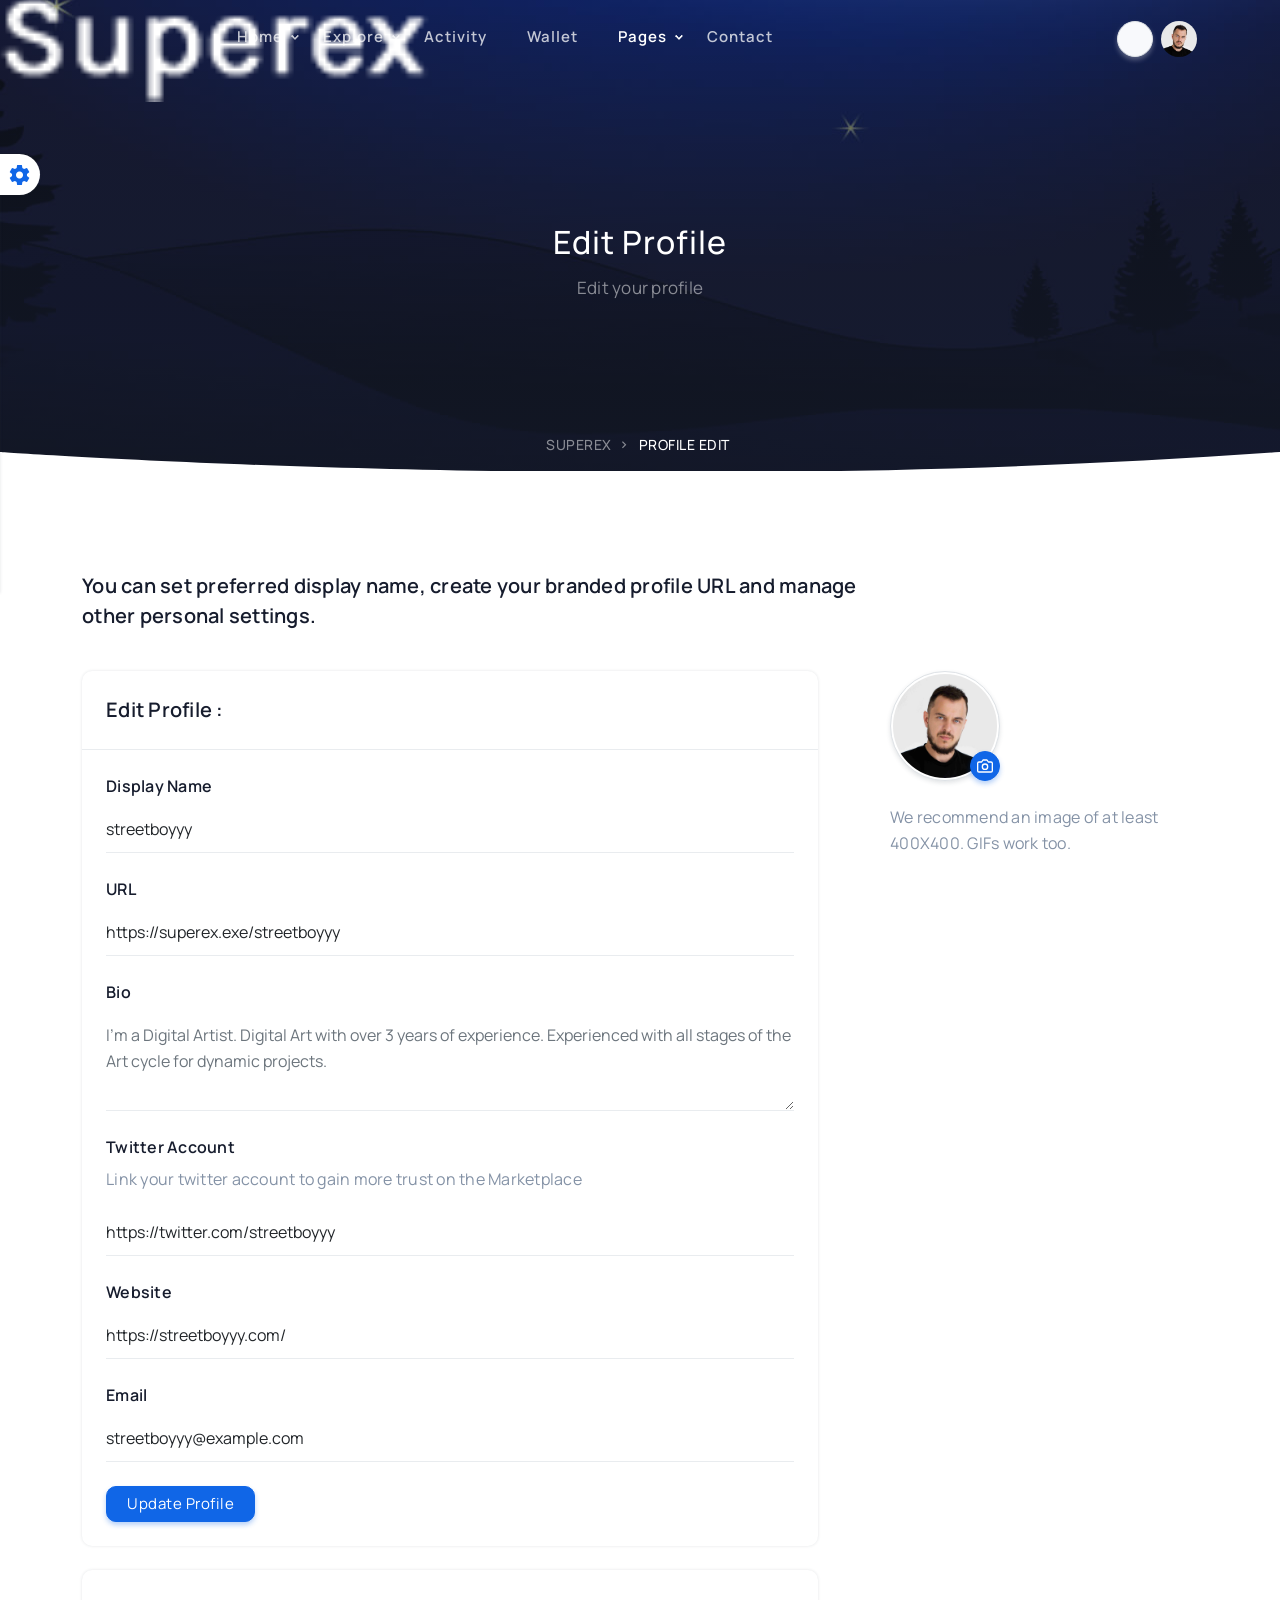
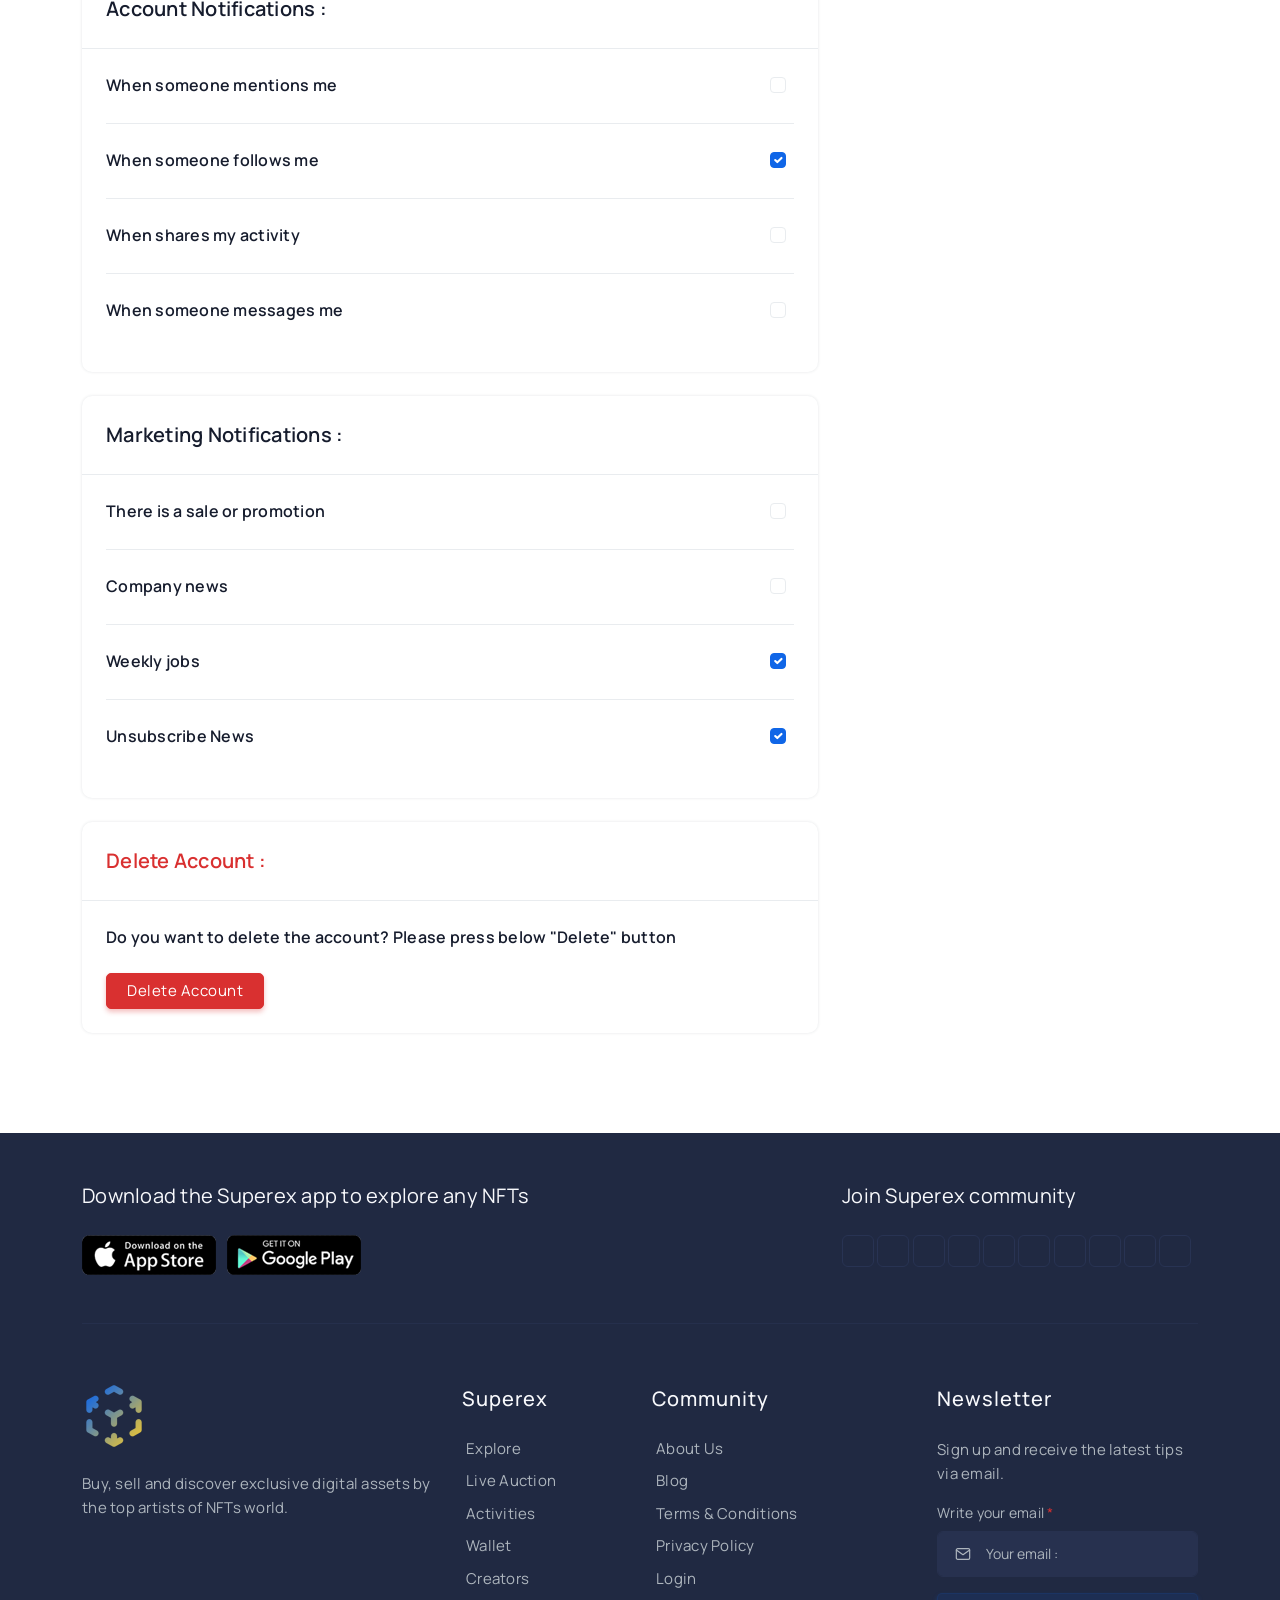
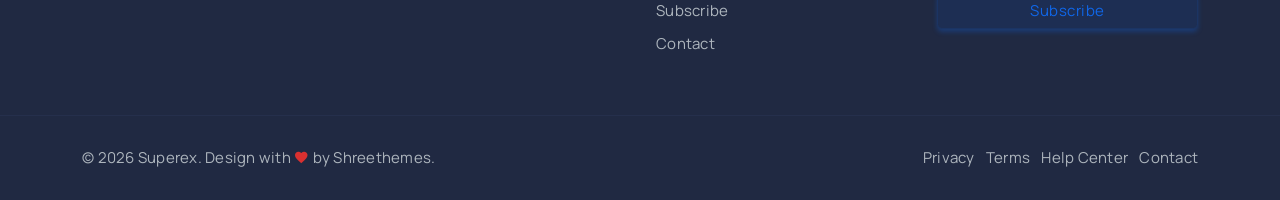
<file: Superex_HTML_Version/HTML/creator-profile-edit.html>
<!DOCTYPE html>
    <html lang="en">

    <head>
        <meta charset="utf-8" />
        <title>Superex - NFT Marketplace HTML Template</title>
        <meta name="viewport" content="width=device-width, initial-scale=1.0">
        <meta name="description" content="NFT Marketplace Website Template" />
        <meta name="keywords" content="blockchain nft, collectibles, crypto, crypto art, crypto asset, crypto marketplace, digital, item, NFT, NFT assets, NFT Gaming, nft marketplace, token, wallet" />
        <meta content="Shreethemes" name="author" />
        <meta content="support@shreethemes.in" name="Email" />
        <meta content="https://shreethemes.in/" name="Website" />
        <!-- favicon -->
        <link rel="shortcut icon" href="images/favicon.ico">
        <!-- Bootstrap -->
        <link href="css/bootstrap.min.css" rel="stylesheet" type="text/css" />
        <link href="css/materialdesignicons.min.css" rel="stylesheet" type="text/css" />
        <link href="https://unicons.iconscout.com/release/v4.0.0/css/line.css" rel="stylesheet">
        <!-- Main css -->
        <link href="css/style.css" rel="stylesheet" type="text/css" id="theme-opt" />
        <link href="css/colors/default.css" rel="stylesheet" id="color-opt">
    </head>

    <body>
        <!-- Loader -->
        <!-- <div id="preloader">
            <div id="status">
                <div class="spinner">
                    <div class="double-bounce1"></div>
                    <div class="double-bounce2"></div>
                </div>
            </div>
        </div> -->
        <!-- Loader -->

        <!-- Navbar STart -->
        <header id="topnav" class="defaultscroll sticky">
            <div class="container">
                <!-- Logo Start-->
                <a class="logo" href="index.html">
                    <span class="logo-light-mode">
                        <img src="images/logo-dark.png" height="26" class="l-dark" alt="">
                        <img src="images/logo-light.png" height="26" class="l-light" alt="">
                    </span>
                    <img src="images/logo-light.png" height="26" class="logo-dark-mode" alt="">
                </a>
                <!-- Logo end-->

                <!-- Mobile -->
                <div class="menu-extras">
                    <div class="menu-item">
                        <!-- Mobile menu toggle-->
                        <a class="navbar-toggle" id="isToggle" onclick="toggleMenu()">
                            <div class="lines">
                                <span></span>
                                <span></span>
                                <span></span>
                            </div>
                        </a>
                        <!-- End mobile menu toggle-->
                    </div>
                </div>
                <!-- Mobile -->

                <!--Login button Start-->
                <ul class="buy-button list-inline mb-0">
                    <li class="list-inline-item mb-0 me-1">
                        <div class="dropdown">
                            <button type="button" class="btn dropdown-toggle p-0" data-bs-toggle="dropdown" aria-haspopup="true" aria-expanded="false">
                                <i class="uil uil-search text-white title-dark btn-icon-light fs-5 align-middle"></i>
                                <i class="uil uil-search text-dark btn-icon-dark fs-5 align-middle"></i>
                            </button>
                            <div class="dropdown-menu dd-menu dropdown-menu-end bg-white shadow rounded border-0 mt-3 p-0" style="width: 300px;">
                                <div class="search-bar">
                                    <div id="itemSearch" class="menu-search mb-0">
                                        <form role="search" method="get" id="searchItemform" class="searchform">
                                            <input type="text" class="form-control border rounded" name="s" id="searchItem" placeholder="Search...">
                                            <input type="submit" id="searchItemsubmit" value="Search">
                                        </form>
                                    </div>
                                </div>
                            </div>
                        </div>
                    </li>

                    <li class="list-inline-item mb-0 me-1">
                        <a id="connectWallet">
                            <span class="btn-icon-dark"><span class="btn btn-icon btn-pills btn-primary"><i class="uil uil-wallet fs-6"></i></span></span>
                            <span class="btn-icon-light"><span class="btn btn-icon btn-pills btn-light"><i class="uil uil-wallet fs-6"></i></span></span>
                        </a>
                    </li>
                    
                    <li class="list-inline-item mb-0">
                        <div class="dropdown dropdown-primary">
                            <button type="button" class="btn btn-pills dropdown-toggle p-0" data-bs-toggle="dropdown" aria-haspopup="true" aria-expanded="false"><img src="images/client/01.jpg" class="rounded-pill avatar avatar-sm-sm" alt=""></button>
                            <div class="dropdown-menu dd-menu dropdown-menu-end bg-white shadow border-0 mt-3 pb-3 pt-0 overflow-hidden rounded" style="min-width: 200px;">
                                <div class="position-relative">
                                    <div class="pt-5 pb-3 bg-gradient-primary"></div>
                                    <div class="px-3">
                                        <div class="d-flex align-items-end mt-n4">
                                            <img src="images/client/01.jpg" class="rounded-pill avatar avatar-md-sm img-thumbnail shadow-md" alt="">
                                            <h6 class="text-dark fw-bold mb-0 ms-1">Calvin Carlo</h6>
                                        </div>
                                        <div class="mt-2">
                                            <small class="text-start text-dark d-block fw-bold">Wallet:</small>
                                            <div class="d-flex justify-content-between align-items-center">
                                                <small id="myPublicAddress" class="text-muted">qhut0...hfteh45</small>
                                                <a href="" class="text-primary"><span class="uil uil-copy"></span></a>
                                            </div>
                                        </div>
                                        
                                        <div class="mt-2">
                                            <small class="text-dark">Balance: <span class="text-primary fw-bold">0.00045ETH</span></small>
                                        </div>
                                    </div>
                                </div>
                                <div class="mt-2">
                                    <a class="dropdown-item small fw-semibold text-dark d-flex align-items-center" href="creator-profile.html"><span class="mb-0 d-inline-block me-1"><i class="uil uil-user align-middle h6 mb-0 me-1"></i></span> Profile</a>
                                    <a class="dropdown-item small fw-semibold text-dark d-flex align-items-center" href="creator-profile-edit.html"><span class="mb-0 d-inline-block me-1"><i class="uil uil-cog align-middle h6 mb-0 me-1"></i></span> Settings</a>
                                    <div class="dropdown-divider border-top"></div>
                                    <a class="dropdown-item small fw-semibold text-dark d-flex align-items-center" href="lock-screen.html"><span class="mb-0 d-inline-block me-1"><i class="uil uil-sign-out-alt align-middle h6 mb-0 me-1"></i></span> Logout</a>
                                </div>
                            </div>
                        </div>
                    </li>
                </ul>
                <!--Login button End-->
        
                <div id="navigation">
                    <!-- Navigation Menu-->   
                    <ul class="navigation-menu nav-left nav-light">
                        <li class="has-submenu parent-parent-menu-item">
                            <a href="javascript:void(0)">Home</a><span class="menu-arrow"></span>
                            <ul class="submenu megamenu">
                                <li>
                                    <ul>
                                        <li class="megamenu-head">LTR Home Pages</li>
                                        <li><a href="index.html" class="sub-menu-item">Home One</a></li>
                                        <li><a href="index-two.html" class="sub-menu-item">Home Two</a></li>
                                        <li><a href="index-three.html" class="sub-menu-item">Home Three</a></li>
                                        <li><a href="index-four.html" class="sub-menu-item">Home Four</a></li>
                                        <li><a href="index-five.html" class="sub-menu-item">Home Five <span class="badge bg-warning">NEW</span></a></li>
                                    </ul>
                                </li>

                                <li>
                                    <ul>
                                        <li class="megamenu-head">LTR Dark Home Pages</li>
                                        <li><a href="index-dark.html" class="sub-menu-item">Home One Dark</a></li>
                                        <li><a href="index-two-dark.html" class="sub-menu-item">Home Two Dark</a></li>
                                        <li><a href="index-three-dark.html" class="sub-menu-item">Home Three Dark</a></li>
                                        <li><a href="index-four-dark.html" class="sub-menu-item">Home Four Dark</a></li>
                                        <li><a href="index-five-dark.html" class="sub-menu-item">Home Five Dark <span class="badge bg-warning">NEW</span></a></li>
                                    </ul>
                                </li>

                                <li>
                                    <ul>
                                        <li class="megamenu-head">RTL Home Pages</li>
                                        <li><a href="index-rtl.html" class="sub-menu-item">Home One RTL <span class="badge bg-warning">NEW</span></a></li>
                                        <li><a href="index-two-rtl.html" class="sub-menu-item">Home Two RTL <span class="badge bg-warning">NEW</span></a></li>
                                        <li><a href="index-three-rtl.html" class="sub-menu-item">Home Three RTL <span class="badge bg-warning">NEW</span></a></li>
                                        <li><a href="index-four-rtl.html" class="sub-menu-item">Home Four RTL <span class="badge bg-warning">NEW</span></a></li>
                                        <li><a href="index-five-rtl.html" class="sub-menu-item">Home Five RTL <span class="badge bg-warning">NEW</span></a></li>
                                    </ul>
                                </li>

                                <li>
                                    <ul>
                                        <li class="megamenu-head">RTL Dark Home Pages</li>
                                        <li><a href="index-dark-rtl.html" class="sub-menu-item">Home One Dark RTL <span class="badge bg-warning">NEW</span></a></li>
                                        <li><a href="index-two-dark-rtl.html" class="sub-menu-item">Home Two Dark RTL <span class="badge bg-warning">NEW</span></a></li>
                                        <li><a href="index-three-dark-rtl.html" class="sub-menu-item">Home Three Dark RTL <span class="badge bg-warning">NEW</span></a></li>
                                        <li><a href="index-four-dark-rtl.html" class="sub-menu-item">Home Four Dark RTL <span class="badge bg-warning">NEW</span></a></li>
                                        <li><a href="index-five-dark-rtl.html" class="sub-menu-item">Home Five Dark RTL <span class="badge bg-warning">NEW</span></a></li>
                                    </ul>
                                </li>
                                
                                <li class="d-none d-lg-block">
                                    <ul>
                                        <li><img src="images/character.png" class="img-fluid" alt=""></li>
                                    </ul>
                                </li>
                            </ul>
                        </li>
                        
                        <li class="has-submenu parent-parent-menu-item">
                            <a href="javascript:void(0)">Explore</a><span class="menu-arrow"></span>
                            <ul class="submenu">
                                <li><a href="explore-one.html" class="sub-menu-item"> Explore One</a></li>
                                <li><a href="explore-two.html" class="sub-menu-item"> Explore Two</a></li>
                                <li><a href="explore-three.html" class="sub-menu-item"> Explore Three</a></li>
                                <li><a href="explore-four.html" class="sub-menu-item"> Explore Four</a></li>
                                <li><a href="auction.html" class="sub-menu-item">Live Auction</a></li>
                                <li><a href="item-detail-one.html" class="sub-menu-item"> Item Detail One</a></li>
                                <li><a href="item-detail-two.html" class="sub-menu-item"> Item Detail Two</a></li>
                            </ul>
                        </li>
                        
                        <li><a href="activity.html" class="sub-menu-item"> Activity</a></li>

                        <li><a href="wallet.html" class="sub-menu-item">Wallet</a></li>

                        <li class="has-submenu parent-parent-menu-item">
                            <a href="javascript:void(0)">Pages</a><span class="menu-arrow"></span>
                            <ul class="submenu">
                                <li><a href="aboutus.html" class="sub-menu-item">About Us</a></li>
                                <li class="has-submenu parent-menu-item"><a href="javascript:void(0)"> Creator </a><span class="submenu-arrow"></span>
                                    <ul class="submenu">
                                        <li><a href="creators.html" class="sub-menu-item"> Creators</a></li>
                                        <li><a href="creator-profile.html" class="sub-menu-item"> Creator Profile</a></li>
                                        <li><a href="creator-profile-edit.html" class="sub-menu-item"> Profile Edit</a></li>
                                        <li><a href="become-creator.html" class="sub-menu-item"> Become Creator</a></li>
                                    </ul>
                                </li>
                                <li><a href="collections.html" class="sub-menu-item">Collections</a></li>
                                <li class="has-submenu parent-menu-item"><a href="javascript:void(0)"> Blog </a><span class="submenu-arrow"></span>
                                    <ul class="submenu">
                                        <li><a href="blogs.html" class="sub-menu-item"> Blogs</a></li>
                                        <li><a href="blog-sidebar.html" class="sub-menu-item"> Blog with sidebar</a></li>
                                        <li><a href="blog-detail.html" class="sub-menu-item"> Blog Detail</a></li>
                                    </ul> 
                                </li>
                                <li class="has-submenu parent-menu-item"><a href="javascript:void(0)"> Auth Pages </a><span class="submenu-arrow"></span>
                                    <ul class="submenu">
                                        <li><a href="login.html" class="sub-menu-item"> Login</a></li>
                                        <li><a href="signup.html" class="sub-menu-item"> Signup</a></li>
                                        <li><a href="reset-password.html" class="sub-menu-item"> Forgot Password</a></li>
                                        <li><a href="lock-screen.html" class="sub-menu-item"> Lock Screen</a></li>
                                    </ul> 
                                </li>
                                <li class="has-submenu parent-menu-item"><a href="javascript:void(0)"> Special <span class="badge bg-warning">NEW</span> </a><span class="submenu-arrow"></span>
                                    <ul class="submenu">
                                        <li><a href="comingsoon.html" class="sub-menu-item"> Coming Soon</a></li>
                                        <li><a href="maintenance.html" class="sub-menu-item"> Maintenance</a></li>
                                        <li><a href="error.html" class="sub-menu-item"> 404!</a></li>
                                    </ul> 
                                </li>
                                <li class="has-submenu parent-menu-item"><a href="javascript:void(0)"> Help Center <span class="badge bg-warning">NEW</span> </a><span class="submenu-arrow"></span>
                                    <ul class="submenu">
                                        <li><a href="helpcenter-overview.html" class="sub-menu-item"> Overview</a></li>
                                        <li><a href="helpcenter-faqs.html" class="sub-menu-item"> FAQs</a></li>
                                        <li><a href="helpcenter-guides.html" class="sub-menu-item"> Guides</a></li>
                                        <li><a href="helpcenter-support-request.html" class="sub-menu-item"> Support</a></li>
                                    </ul> 
                                </li>
                                <li><a href="upload-work.html" class="sub-menu-item">Upload Works</a></li>
                                <li><a href="terms.html" class="sub-menu-item">Terms Policy</a></li>
                                <li><a href="privacy.html" class="sub-menu-item">Privacy Policy</a></li>
                                <li><a href="changelog.html" class="sub-menu-item">Changelog</a></li>
                            </ul>
                        </li>
                        
                        <li><a href="contact.html" class="sub-menu-item">Contact</a></li>
                    </ul><!--end navigation menu-->
                </div><!--end navigation-->
            </div><!--end container-->
        </header><!--end header-->
        <!-- Navbar End -->

        <!-- Start Home -->
        <section class="bg-half-170 d-table w-100" style="background: url('images/bg/01.jpg') bottom;">
            <div class="bg-overlay bg-gradient-overlay-2"></div>
            <div class="container">
                <div class="row mt-5 justify-content-center">
                    <div class="col-12">
                        <div class="title-heading text-center">
                            <h5 class="heading fw-semibold sub-heading text-white title-dark">Edit Profile</h5>
                            <p class="text-white-50 para-desc mx-auto mb-0">Edit your profile</p>
                        </div>
                    </div><!--end col-->
                </div><!--end row-->

                <div class="position-middle-bottom">
                    <nav aria-label="breadcrumb" class="d-block">
                        <ul class="breadcrumb breadcrumb-muted mb-0 p-0">
                            <li class="breadcrumb-item"><a href="index.html">Superex</a></li>
                            <li class="breadcrumb-item active" aria-current="page">Profile Edit</li>
                        </ul>
                    </nav>
                </div>
            </div><!--end container-->
        </section><!--end section-->
        <div class="position-relative">            
            <div class="shape overflow-hidden text-white">
                <svg viewBox="0 0 2880 48" fill="none" xmlns="http://www.w3.org/2000/svg">
                    <path d="M0 48H1437.5H2880V0H2160C1442.5 52 720 0 720 0H0V48Z" fill="currentColor"></path>
                </svg>
            </div>
        </div>
        <!-- End Home -->

        <!-- Start -->
        <section class="section">
            <div class="container">
                <div class="row">
                    <div class="col-lg-9">
                        <h5>You can set preferred display name, create your branded profile URL and manage other personal settings.</h5>
                    </div>
                </div>
                <div class="row">
                    <div class="col-lg-8 col-md-7 col-12 order-2 order-md-1 mt-4 pt-2">
                        <div class="rounded-md shadow">
                            <div class="p-4 border-bottom">
                                <h5 class="mb-0">Edit Profile :</h5>
                            </div>

                            <div class="p-4">
                                <form class="profile-edit">
                                    <div class="row">
                                        <div class="col-12 mb-4">
                                            <label class="form-label h6">Display Name</label>
                                            <input name="name" id="first" type="text" class="form-control" value="streetboyyy">
                                        </div><!--end col-->
    
                                        <div class="col-12 mb-4">
                                            <label class="form-label h6">URL</label>
                                            <div class="form-icon">
                                                <input name="url" id="superex-url" type="url" class="form-control" value="https://superex.exe/streetboyyy">
                                            </div>
                                        </div><!--end col-->
        
                                        <div class="col-12 mb-4">
                                            <label class="form-label h6">Bio</label>
                                            <textarea name="comments" id="comments" rows="3" class="form-control" placeholder="I'm a Digital Artist. Digital Art with over 3 years of experience. Experienced with all stages of the Art cycle for dynamic projects."></textarea>
                                        </div><!--end col-->
    
                                        <div class="col-12 mb-4">
                                            <label class="form-label h6">Twitter Account</label>
                                            <p class="text-muted">Link your twitter account to gain more trust on the Marketplace</p>
                                            <div class="form-icon">
                                                <input name="url" id="twitter-url" type="url" class="form-control" value="https://twitter.com/streetboyyy">
                                            </div>
                                        </div><!--end col-->
    
                                        <div class="col-12 mb-4">
                                            <label class="form-label h6">Website</label>
                                            <div class="form-icon">
                                                <input name="url" id="web-url" type="url" class="form-control" value="https://streetboyyy.com/">
                                            </div>
                                        </div><!--end col-->
        
                                        <div class="col-12 mb-4">
                                            <label class="form-label h6">Email</label>
                                            <input name="email" id="email" type="email" class="form-control" value="streetboyyy@example.com">
                                        </div><!--end col-->
                                    </div><!--end row-->
    
                                    
                                    <div class="row">
                                        <div class="col-12">
                                            <button type="submit" id="submit" name="send" class="btn btn-primary rounded-md">Update Profile</button>
                                        </div><!--end col-->
                                    </div><!--end row-->
                                </form>
                            </div>
                        </div>

                        <div class="rounded-md shadow mt-4">
                            <div class="p-4 border-bottom">
                                <h5 class="mb-0">Account Notifications :</h5>
                            </div>

                            <div class="p-4">
                                <div class="d-flex justify-content-between pb-4">
                                    <h6 class="mb-0">When someone mentions me</h6>
                                    <div class="form-check">
                                        <input class="form-check-input" type="checkbox" value="" id="noti1">
                                        <label class="form-check-label" for="noti1"></label>
                                    </div>
                                </div>
                                <div class="d-flex justify-content-between py-4 border-top">
                                    <h6 class="mb-0">When someone follows me</h6>
                                    <div class="form-check">
                                        <input class="form-check-input" type="checkbox" value="" checked id="noti2">
                                        <label class="form-check-label" for="noti2"></label>
                                    </div>
                                </div>
                                <div class="d-flex justify-content-between py-4 border-top">
                                    <h6 class="mb-0">When shares my activity</h6>
                                    <div class="form-check">
                                        <input class="form-check-input" type="checkbox" value="" id="noti3">
                                        <label class="form-check-label" for="noti3"></label>
                                    </div>
                                </div>
                                <div class="d-flex justify-content-between py-4 border-top">
                                    <h6 class="mb-0">When someone messages me</h6>
                                    <div class="form-check">
                                        <input class="form-check-input" type="checkbox" value="" id="noti4">
                                        <label class="form-check-label" for="noti4"></label>
                                    </div>
                                </div>
                            </div>
                        </div>

                        <div class="rounded-md shadow mt-4">
                            <div class="p-4 border-bottom">
                                <h5 class="mb-0">Marketing Notifications :</h5>
                            </div>

                            <div class="p-4">
                                <div class="d-flex justify-content-between pb-4">
                                    <h6 class="mb-0">There is a sale or promotion</h6>
                                    <div class="form-check">
                                        <input class="form-check-input" type="checkbox" value="" id="noti5">
                                        <label class="form-check-label" for="noti5"></label>
                                    </div>
                                </div>
                                <div class="d-flex justify-content-between py-4 border-top">
                                    <h6 class="mb-0">Company news</h6>
                                    <div class="form-check">
                                        <input class="form-check-input" type="checkbox" value="" id="noti6">
                                        <label class="form-check-label" for="noti6"></label>
                                    </div>
                                </div>
                                <div class="d-flex justify-content-between py-4 border-top">
                                    <h6 class="mb-0">Weekly jobs</h6>
                                    <div class="form-check">
                                        <input class="form-check-input" type="checkbox" value="" checked id="noti7">
                                        <label class="form-check-label" for="noti7"></label>
                                    </div>
                                </div>
                                <div class="d-flex justify-content-between py-4 border-top">
                                    <h6 class="mb-0">Unsubscribe News</h6>
                                    <div class="form-check">
                                        <input class="form-check-input" type="checkbox" value="" checked id="noti8">
                                        <label class="form-check-label" for="noti8"></label>
                                    </div>
                                </div>
                            </div>
                        </div>

                        <div class="rounded-md shadow mt-4">
                            <div class="p-4 border-bottom">
                                <h5 class="mb-0 text-danger">Delete Account :</h5>
                            </div>

                            <div class="p-4">
                                <h6 class="mb-0">Do you want to delete the account? Please press below "Delete" button</h6>
                                <div class="mt-4">
                                    <button class="btn btn-danger">Delete Account</button>
                                </div><!--end col-->
                            </div>
                        </div>
                    </div><!--end col-->

                    <div class="col-lg-4 col-md-5 col-12 order-1 order-md-2 mt-4 pt-2">
                        <div class="card ms-lg-5">
                            <div class="profile-pic">
                                <input id="pro-img" name="profile-image" type="file" class="d-none" onchange="loadFile(event)" />
                                <div class="position-relative d-inline-block">
                                    <img src="images/client/01.jpg" class="avatar avatar-medium img-thumbnail rounded-pill shadow-sm" id="profile-image" alt="">
                                    <label class="icons position-absolute bottom-0 end-0" for="pro-img"><span class="btn btn-icon btn-sm btn-pills btn-primary"><i data-feather="camera" class="icons"></i></span></label>
                                </div>
                            </div>

                            <div class="mt-4">
                                <p class="text-muted mb-0">We recommend an image of at least 400X400. GIFs work too.</p>
                            </div>
                        </div>
                    </div><!--end col-->
                </div><!--end row-->
            </div><!--end container-->
        </section><!--end section-->
        <!-- End -->

        <!-- Footer Start -->
        <footer class="bg-footer">
            <div class="py-5">
                <div class="container">
                    <div class="row">
                        <div class="col-xl-8 col-lg-7 col-md-6">
                            <h5 class="text-light fw-normal title-dark">Download the Superex app to explore any NFTs</h5>
                            
                            <div class="mt-4">
                                <a href=""><img src="images/app.png" height="40" alt=""></a>
                                <a href="" class="ms-2"><img src="images/playstore.png" height="40" alt=""></a>
                            </div>
                        </div>

                        <div class="col-xl-4 col-lg-5 col-md-6 mt-4 mt-sm-0">
                            <h5 class="text-light fw-normal title-dark">Join Superex community</h5>

                            <ul class="list-unstyled social-icon foot-social-icon mb-0 mt-4">
                                <li class="list-inline-item lh-1"><a href="" class="rounded"><i class="uil uil-facebook-f"></i></a></li>
                                <li class="list-inline-item lh-1"><a href="" class="rounded"><i class="uil uil-instagram"></i></a></li>
                                <li class="list-inline-item lh-1"><a href="" class="rounded"><i class="uil uil-linkedin"></i></a></li>
                                <li class="list-inline-item lh-1"><a href="" class="rounded"><i class="uil uil-dribbble"></i></a></li>
                                <li class="list-inline-item lh-1"><a href="" class="rounded"><i class="uil uil-twitter"></i></a></li>
                                <li class="list-inline-item lh-1"><a href="" class="rounded"><i class="uil uil-skype"></i></a></li>
                                <li class="list-inline-item lh-1"><a href="" class="rounded"><i class="uil uil-telegram"></i></a></li>
                                <li class="list-inline-item lh-1"><a href="" class="rounded"><i class="uil uil-slack"></i></a></li>
                                <li class="list-inline-item lh-1"><a href="" class="rounded"><i class="uil uil-tumblr"></i></a></li>
                                <li class="list-inline-item lh-1"><a href="" class="rounded"><i class="uil uil-whatsapp"></i></a></li>
                            </ul>
                        </div><!--end col-->
                    </div><!--end row-->
                </div><!--end container-->
            </div><!--end div-->

            <div class="container">
                <div class="row">
                    <div class="col-12">
                        <div class="footer-py-60 footer-border">
                            <div class="row">
                                <div class="col-lg-4 col-12 mb-0 mb-md-4 pb-0 pb-md-2">
                                    <a href="#" class="logo-footer">
                                        <img src="images/icon-logo-64.png" alt="">
                                    </a>
                                    <p class="para-desc mb-0 mt-4">Buy, sell and discover exclusive digital assets by the top artists of NFTs world.</p>
                                
                                    
                                </div><!--end col-->
                                
                                <div class="col-lg-2 col-md-4 col-12 mt-4 mt-sm-0 pt-2 pt-sm-0">
                                    <h5 class="footer-head">Superex</h5>
                                    <ul class="list-unstyled footer-list mt-4">
                                        <li><a href="explore-two.html" class="text-foot"><i class="uil uil-angle-right-b me-1"></i> Explore</a></li>
                                        <li><a href="auction.html" class="text-foot"><i class="uil uil-angle-right-b me-1"></i> Live Auction</a></li>
                                        <li><a href="activity.html" class="text-foot"><i class="uil uil-angle-right-b me-1"></i> Activities</a></li>
                                        <li><a href="wallet.html" class="text-foot"><i class="uil uil-angle-right-b me-1"></i> Wallet</a></li>
                                        <li><a href="creators.html" class="text-foot"><i class="uil uil-angle-right-b me-1"></i> Creators</a></li>
                                    </ul>
                                </div><!--end col-->
                                
                                <div class="col-lg-3 col-md-4 col-12 mt-4 mt-sm-0 pt-2 pt-sm-0">
                                    <h5 class="footer-head">Community</h5>
                                    <ul class="list-unstyled footer-list mt-4">
                                        <li><a href="aboutus.html" class="text-foot"><i class="uil uil-angle-right-b me-1"></i> About Us</a></li>
                                        <li><a href="blogs.html" class="text-foot"><i class="uil uil-angle-right-b me-1"></i> Blog</a></li>
                                        <li><a href="terms.html" class="text-foot"><i class="uil uil-angle-right-b me-1"></i> Terms & Conditions</a></li>
                                        <li><a href="privacy.html" class="text-foot"><i class="uil uil-angle-right-b me-1"></i> Privacy Policy</a></li>
                                        <li><a href="login.html" class="text-foot"><i class="uil uil-angle-right-b me-1"></i> Login</a></li>
                                        <li><a href="mailto:contact@example.com" class="text-foot"><i class="uil uil-angle-right-b me-1"></i> Subscribe</a></li>
                                        <li><a href="contact.html" class="text-foot"><i class="uil uil-angle-right-b me-1"></i> Contact</a></li>
                                    </ul>
                                </div><!--end col-->
            
                                <div class="col-lg-3 col-md-4 col-12 mt-4 mt-sm-0 pt-2 pt-sm-0">
                                    <h5 class="footer-head">Newsletter</h5>
                                    <p class="mt-4">Sign up and receive the latest tips via email.</p>
                                    <form>
                                        <div class="row">
                                            <div class="col-lg-12">
                                                <div class="foot-subscribe mb-3">
                                                    <label class="form-label">Write your email <span class="text-danger">*</span></label>
                                                    <div class="form-icon position-relative">
                                                        <i data-feather="mail" class="fea icon-sm icons"></i>
                                                        <input type="email" name="email" id="emailsubscribe" class="form-control ps-5 rounded" placeholder="Your email : " required>
                                                    </div>
                                                </div>
                                            </div>
                                            <div class="col-lg-12">
                                                <div class="d-grid">
                                                    <input type="submit" id="submitsubscribe" name="send" class="btn btn-soft-primary" value="Subscribe">
                                                </div>
                                            </div>
                                        </div>
                                    </form>
                                </div><!--end col-->
                            </div><!--end row-->
                        </div>
                    </div><!--end col-->
                </div><!--end row-->
            </div><!--end container-->

            <div class="footer-py-30 footer-bar">
                <div class="container text-center">
                    <div class="row align-items-center">
                        <div class="col-sm-6">
                            <div class="text-sm-start">
                                <p class="mb-0">© <script>document.write(new Date().getFullYear())</script> Superex. Design with <i class="mdi mdi-heart text-danger"></i> by <a href="https://shreethemes.in/" target="_blank" class="text-reset">Shreethemes</a>.</p>
                            </div>
                        </div><!--end col-->
    
                        <div class="col-sm-6 mt-4 mt-sm-0 pt-2 pt-sm-0">
                            <ul class="list-unstyled footer-list text-sm-end mb-0">
                                <li class="list-inline-item mb-0"><a href="privacy.html" class="text-foot me-2">Privacy</a></li>
                                <li class="list-inline-item mb-0"><a href="terms.html" class="text-foot me-2">Terms</a></li>
                                <li class="list-inline-item mb-0"><a href="helpcenter-overview.html" class="text-foot me-2">Help Center</a></li>
                                <li class="list-inline-item mb-0"><a href="contact.html" class="text-foot">Contact</a></li>
                            </ul>
                        </div><!--end col-->
                    </div><!--end row-->
                </div><!--end container-->
            </div>
        </footer><!--end footer-->
        <!-- Footer End -->

        <!-- Back to top -->
        <a href="#" onclick="topFunction()" id="back-to-top" class="back-to-top rounded-pill fs-5"><i data-feather="arrow-up" class="fea icon-sm icons align-middle"></i></a>
        <!-- Back to top -->

        <!-- Wallet Modal -->
        <div class="modal fade" id="modal-metamask" tabindex="-1" aria-hidden="true">
            <div class="modal-dialog modal-dialog-centered modal-sm">                    
                <div class="modal-content justify-content-center border-0 shadow-md rounded-md position-relative">
                    <div class="position-absolute top-0 start-100 translate-middle z-index-1">
                        <button type="button" class="btn btn-icon btn-pills btn-sm btn-light btn-close opacity-10" data-bs-dismiss="modal" id="close-modal"><i class="uil uil-times fs-4"></i></button>
                    </div>

                    <div class="modal-body p-4 text-center">
                        <img src="images/wallet/MetaMask_Fox.svg" class="avatar avatar-md-md rounded-circle shadow-sm " alt="">

                        <div class="content mt-4">
                            <h5 class="text-danger mb-4">Error!</h5>

                            <P class="text-muted">Please Download MetaMask and create your profile and wallet in MetaMask. Please click and check the details,</P>

                            <a href="https://metamask.io/" class="btn btn-link primary text-primary fw-bold" target="_blank">MetaMask</a>
                        </div>
                    </div>
                </div>
            </div>
        </div>
        <!-- Wallet Modal -->

        <!-- Style switcher -->
        <div id="style-switcher" class="bg-light border p-3 pt-2 pb-2" onclick="toggleSwitcher()">
            <div class="content">
                <h6 class="title text-center">Select Your Color</h6>
                <ul class="pattern">
                    <li class="list-inline-item">
                        <a class="color1" href="javascript: void(0);" onclick="setColor('default')"></a>
                    </li>
                    <li class="list-inline-item">
                        <a class="color2" href="javascript: void(0);" onclick="setColor('yellow')"></a>
                    </li>
                    <li class="list-inline-item">
                        <a class="color3" href="javascript: void(0);" onclick="setColor('green')"></a>
                    </li>
                    <li class="list-inline-item">
                        <a class="color4" href="javascript: void(0);" onclick="setColor('red')"></a>
                    </li>
                    <li class="list-inline-item">
                        <a class="color5" href="javascript: void(0);" onclick="setColor('purple')"></a>
                    </li>
                    <li class="list-inline-item">
                        <a class="color6" href="javascript: void(0);" onclick="setColor('saffron')"></a>
                    </li>
                    <li class="list-inline-item">
                        <a class="color7" href="javascript: void(0);" onclick="setColor('pink')"></a>
                    </li>
                </ul>

                <h6 class="title text-center pt-3 mb-0 border-top">Theme Option</h6>
                <ul class="text-center list-unstyled mb-0">
                    <li class="d-grid"><a href="javascript:void(0)" class="btn btn-sm btn-block btn-primary rtl-version t-rtl-light mt-2" onclick="setTheme('style-rtl')">RTL</a></li>
                    <li class="d-grid"><a href="javascript:void(0)" class="btn btn-sm btn-block btn-primary ltr-version t-ltr-light mt-2" onclick="setTheme('style')">LTR</a></li>
                    <li class="d-grid"><a href="javascript:void(0)" class="btn btn-sm btn-block btn-primary dark-rtl-version t-rtl-dark mt-2" onclick="setTheme('style-dark-rtl')">RTL</a></li>
                    <li class="d-grid"><a href="javascript:void(0)" class="btn btn-sm btn-block btn-primary dark-ltr-version t-ltr-dark mt-2" onclick="setTheme('style-dark')">LTR</a></li>
                    <li class="d-grid"><a href="javascript:void(0)" class="btn btn-sm btn-block btn-dark dark-version t-dark mt-2" onclick="setTheme('style-dark')">Dark</a></li>
                    <li class="d-grid"><a href="javascript:void(0)" class="btn btn-sm btn-block btn-dark light-version t-light mt-2" onclick="setTheme('style')">Light</a></li>
                </ul>

                <h6 class="title text-center pt-3 mb-0 border-top">Download</h6>
                <ul class="text-center list-unstyled mb-0">
                    <li><a href="https://1.envato.market/superex" target="_blank" class="btn btn-sm btn-block btn-warning mt-2 w-100">Download</a></li>
                </ul>
            </div>
            <div class="bottom p-0">
                <a href="javascript: void(0);" class="settings bg-white title-bg-dark shadow d-flex align-items-center justify-content-center"><i class="mdi mdi-cog mdi-24px position-absolute mdi-spin text-primary"></i></a>
            </div>
        </div>
        <!-- end Style switcher -->
        
        <!-- javascript -->
        <script src="js/bootstrap.bundle.min.js"></script>
        <script src="js/feather.min.js"></script>
        <!-- Main Js -->
        <script src="js/plugins.init.js"></script>
        <script src="js/app.js"></script>
        
    </body>

</html>
</file>
<file: Superex_HTML_Version/Documentation/css/style.css>
/* Template Name: Fronter - One Page & Multipurpose Parallax Template
   Author: Shreethemes
   E-mail: support@shreethemes.in
   Created: January 2022
   File Description: Main CSS file of the template documenation file
*/

@import url("https://fonts.googleapis.com/css?family=Nunito+Sans:400,600,700&display=swap");
body {
  font-family: "Nunito Sans", sans-serif;
  overflow-x: hidden !important;
  font-size: 16px;
  color: #3c4858;
}

h1, h2, h3, h4, h5, h6, .h1, .h2, .h3, .h4, .h5, .h6 {
  font-family: "Nunito Sans", sans-serif;
  line-height: 1.5;
  font-weight: 600;
}

::-moz-selection {
  background: #6c757d;
  color: #ffffff;
}

::selection {
  background: #6c757d;
  color: #ffffff;
}

a {
  text-decoration: none !important;
}

p {
  letter-spacing: 0.03em;
  line-height: 1.8;
}

h1 {
  font-size: 42px !important;
}

h2 {
  font-size: 36px !important;
}

h3 {
  font-size: 30px !important;
}

h4 {
  font-size: 24px !important;
}

h5 {
  font-size: 20px !important;
}

h6 {
  font-size: 16px !important;
}

.display-1 {
  font-size: 80px !important;
}

.display-2 {
  font-size: 72px !important;
}

.display-3 {
  font-size: 64px !important;
}

.display-4 {
  font-size: 56px !important;
}

.bg-primary {
  background-color: #506efa !important;
}

.text-primary {
  color: #506efa !important;
}

a.text-primary:hover, a.text-primary:focus {
  color: #3759f9 !important;
}

.bg-secondary {
  background-color: #727981 !important;
}

.text-secondary {
  color: #727981 !important;
}

a.text-secondary:hover, a.text-secondary:focus {
  color: #666c73 !important;
}

.bg-success {
  background-color: #25b865 !important;
}

.text-success {
  color: #25b865 !important;
}

a.text-success:hover, a.text-success:focus {
  color: #21a359 !important;
}

.bg-warning {
  background-color: #e49e3d !important;
}

.text-warning {
  color: #e49e3d !important;
}

a.text-warning:hover, a.text-warning:focus {
  color: #e19327 !important;
}

.bg-info {
  background-color: #41b2c4 !important;
}

.text-info {
  color: #41b2c4 !important;
}

a.text-info:hover, a.text-info:focus {
  color: #38a3b4 !important;
}

.bg-danger {
  background-color: #d13b4c !important;
}

.text-danger {
  color: #d13b4c !important;
}

a.text-danger:hover, a.text-danger:focus {
  color: #c42e3f !important;
}

.bg-dark {
  background-color: #3c4858 !important;
}

.text-dark {
  color: #3c4858 !important;
}

a.text-dark:hover, a.text-dark:focus {
  color: #323c49 !important;
}

.bg-muted {
  background-color: #8492a6 !important;
}

.text-muted {
  color: #8492a6 !important;
}

a.text-muted:hover, a.text-muted:focus {
  color: #75859b !important;
}

.bg-light {
  background-color: #f9fafc !important;
}

.text-light {
  color: #f9fafc !important;
}

a.text-light:hover, a.text-light:focus {
  color: #e8ecf4 !important;
}

.bg-footer {
  background-color: #465467 !important;
}

.text-footer {
  color: #465467 !important;
}

a.text-footer:hover, a.text-footer:focus {
  color: #3c4858 !important;
}

.list-inline-item:not(:last-child) {
  margin-right: 0px;
  margin-bottom: 5px;
}

.rounded {
  border-radius: 5px !important;
}

.rounded-top {
  border-top-left-radius: 5px !important;
  border-top-right-radius: 5px !important;
}

.rounded-left {
  border-top-left-radius: 5px !important;
  border-bottom-left-radius: 5px !important;
}

.rounded-bottom {
  border-bottom-left-radius: 5px !important;
  border-bottom-right-radius: 5px !important;
}

.rounded-right {
  border-top-right-radius: 5px !important;
  border-bottom-right-radius: 5px !important;
}

.rounded-pill {
  border-radius: 30px !important;
}

.border {
  border: 1px solid #e9ecef !important;
}

.border-top {
  border-top: 1px solid #e9ecef !important;
}

.border-bottom {
  border-bottom: 1px solid #e9ecef !important;
}

.border-left {
  border-left: 1px solid #e9ecef !important;
}

.border-right {
  border-right: 1px solid #e9ecef !important;
}

.modal-open {
  padding-right: 0 !important;
}

.btn-primary {
  background-color: #506efa !important;
  border: 1px solid #506efa !important;
  color: #ffffff !important;
  -webkit-box-shadow: 0 3px 5px 0 rgba(80, 110, 250, 0.3);
          box-shadow: 0 3px 5px 0 rgba(80, 110, 250, 0.3);
}

.btn-primary:hover, .btn-primary:focus, .btn-primary:active, .btn-primary.active, .btn-primary.focus {
  background-color: #1e45f9 !important;
  border-color: #1e45f9 !important;
  color: #ffffff !important;
}

.btn-outline-primary {
  border: 1px solid #506efa;
  color: #506efa;
  background-color: transparent;
}

.btn-outline-primary:hover, .btn-outline-primary:focus, .btn-outline-primary:active, .btn-outline-primary.active, .btn-outline-primary.focus, .btn-outline-primary:not(:disabled):not(.disabled):active {
  background-color: #506efa;
  border-color: #506efa;
  color: #ffffff;
  -webkit-box-shadow: 0 3px 5px 0 rgba(80, 110, 250, 0.3);
          box-shadow: 0 3px 5px 0 rgba(80, 110, 250, 0.3);
}

.btn-link-primary {
  color: #506efa;
}

.btn-link-primary:hover, .btn-link-primary:focus, .btn-link-primary:active, .btn-link-primary.active, .btn-link-primary.focus, .btn-link-primary:not(:disabled):not(.disabled):active {
  color: #1e45f9 !important;
}

.btn-secondary {
  background-color: #727981 !important;
  border: 1px solid #727981 !important;
  color: #ffffff !important;
  -webkit-box-shadow: 0 3px 5px 0 rgba(114, 121, 129, 0.3);
          box-shadow: 0 3px 5px 0 rgba(114, 121, 129, 0.3);
}

.btn-secondary:hover, .btn-secondary:focus, .btn-secondary:active, .btn-secondary.active, .btn-secondary.focus {
  background-color: #5a6066 !important;
  border-color: #5a6066 !important;
  color: #ffffff !important;
}

.btn-outline-secondary {
  border: 1px solid #727981;
  color: #727981;
  background-color: transparent;
}

.btn-outline-secondary:hover, .btn-outline-secondary:focus, .btn-outline-secondary:active, .btn-outline-secondary.active, .btn-outline-secondary.focus, .btn-outline-secondary:not(:disabled):not(.disabled):active {
  background-color: #727981;
  border-color: #727981;
  color: #ffffff;
  -webkit-box-shadow: 0 3px 5px 0 rgba(114, 121, 129, 0.3);
          box-shadow: 0 3px 5px 0 rgba(114, 121, 129, 0.3);
}

.btn-link-secondary {
  color: #727981;
}

.btn-link-secondary:hover, .btn-link-secondary:focus, .btn-link-secondary:active, .btn-link-secondary.active, .btn-link-secondary.focus, .btn-link-secondary:not(:disabled):not(.disabled):active {
  color: #5a6066 !important;
}

.btn-success {
  background-color: #25b865 !important;
  border: 1px solid #25b865 !important;
  color: #ffffff !important;
  -webkit-box-shadow: 0 3px 5px 0 rgba(37, 184, 101, 0.3);
          box-shadow: 0 3px 5px 0 rgba(37, 184, 101, 0.3);
}

.btn-success:hover, .btn-success:focus, .btn-success:active, .btn-success.active, .btn-success.focus {
  background-color: #1c8e4e !important;
  border-color: #1c8e4e !important;
  color: #ffffff !important;
}

.btn-outline-success {
  border: 1px solid #25b865;
  color: #25b865;
  background-color: transparent;
}

.btn-outline-success:hover, .btn-outline-success:focus, .btn-outline-success:active, .btn-outline-success.active, .btn-outline-success.focus, .btn-outline-success:not(:disabled):not(.disabled):active {
  background-color: #25b865;
  border-color: #25b865;
  color: #ffffff;
  -webkit-box-shadow: 0 3px 5px 0 rgba(37, 184, 101, 0.3);
          box-shadow: 0 3px 5px 0 rgba(37, 184, 101, 0.3);
}

.btn-link-success {
  color: #25b865;
}

.btn-link-success:hover, .btn-link-success:focus, .btn-link-success:active, .btn-link-success.active, .btn-link-success.focus, .btn-link-success:not(:disabled):not(.disabled):active {
  color: #1c8e4e !important;
}

.btn-warning {
  background-color: #e49e3d !important;
  border: 1px solid #e49e3d !important;
  color: #ffffff !important;
  -webkit-box-shadow: 0 3px 5px 0 rgba(228, 158, 61, 0.3);
          box-shadow: 0 3px 5px 0 rgba(228, 158, 61, 0.3);
}

.btn-warning:hover, .btn-warning:focus, .btn-warning:active, .btn-warning.active, .btn-warning.focus {
  background-color: #d1861d !important;
  border-color: #d1861d !important;
  color: #ffffff !important;
}

.btn-outline-warning {
  border: 1px solid #e49e3d;
  color: #e49e3d;
  background-color: transparent;
}

.btn-outline-warning:hover, .btn-outline-warning:focus, .btn-outline-warning:active, .btn-outline-warning.active, .btn-outline-warning.focus, .btn-outline-warning:not(:disabled):not(.disabled):active {
  background-color: #e49e3d;
  border-color: #e49e3d;
  color: #ffffff;
  -webkit-box-shadow: 0 3px 5px 0 rgba(228, 158, 61, 0.3);
          box-shadow: 0 3px 5px 0 rgba(228, 158, 61, 0.3);
}

.btn-link-warning {
  color: #e49e3d;
}

.btn-link-warning:hover, .btn-link-warning:focus, .btn-link-warning:active, .btn-link-warning.active, .btn-link-warning.focus, .btn-link-warning:not(:disabled):not(.disabled):active {
  color: #d1861d !important;
}

.btn-info {
  background-color: #41b2c4 !important;
  border: 1px solid #41b2c4 !important;
  color: #ffffff !important;
  -webkit-box-shadow: 0 3px 5px 0 rgba(65, 178, 196, 0.3);
          box-shadow: 0 3px 5px 0 rgba(65, 178, 196, 0.3);
}

.btn-info:hover, .btn-info:focus, .btn-info:active, .btn-info.active, .btn-info.focus {
  background-color: #3291a0 !important;
  border-color: #3291a0 !important;
  color: #ffffff !important;
}

.btn-outline-info {
  border: 1px solid #41b2c4;
  color: #41b2c4;
  background-color: transparent;
}

.btn-outline-info:hover, .btn-outline-info:focus, .btn-outline-info:active, .btn-outline-info.active, .btn-outline-info.focus, .btn-outline-info:not(:disabled):not(.disabled):active {
  background-color: #41b2c4;
  border-color: #41b2c4;
  color: #ffffff;
  -webkit-box-shadow: 0 3px 5px 0 rgba(65, 178, 196, 0.3);
          box-shadow: 0 3px 5px 0 rgba(65, 178, 196, 0.3);
}

.btn-link-info {
  color: #41b2c4;
}

.btn-link-info:hover, .btn-link-info:focus, .btn-link-info:active, .btn-link-info.active, .btn-link-info.focus, .btn-link-info:not(:disabled):not(.disabled):active {
  color: #3291a0 !important;
}

.btn-danger {
  background-color: #d13b4c !important;
  border: 1px solid #d13b4c !important;
  color: #ffffff !important;
  -webkit-box-shadow: 0 3px 5px 0 rgba(209, 59, 76, 0.3);
          box-shadow: 0 3px 5px 0 rgba(209, 59, 76, 0.3);
}

.btn-danger:hover, .btn-danger:focus, .btn-danger:active, .btn-danger.active, .btn-danger.focus {
  background-color: #b02938 !important;
  border-color: #b02938 !important;
  color: #ffffff !important;
}

.btn-outline-danger {
  border: 1px solid #d13b4c;
  color: #d13b4c;
  background-color: transparent;
}

.btn-outline-danger:hover, .btn-outline-danger:focus, .btn-outline-danger:active, .btn-outline-danger.active, .btn-outline-danger.focus, .btn-outline-danger:not(:disabled):not(.disabled):active {
  background-color: #d13b4c;
  border-color: #d13b4c;
  color: #ffffff;
  -webkit-box-shadow: 0 3px 5px 0 rgba(209, 59, 76, 0.3);
          box-shadow: 0 3px 5px 0 rgba(209, 59, 76, 0.3);
}

.btn-link-danger {
  color: #d13b4c;
}

.btn-link-danger:hover, .btn-link-danger:focus, .btn-link-danger:active, .btn-link-danger.active, .btn-link-danger.focus, .btn-link-danger:not(:disabled):not(.disabled):active {
  color: #b02938 !important;
}

.btn-dark {
  background-color: #3c4858 !important;
  border: 1px solid #3c4858 !important;
  color: #ffffff !important;
  -webkit-box-shadow: 0 3px 5px 0 rgba(60, 72, 88, 0.3);
          box-shadow: 0 3px 5px 0 rgba(60, 72, 88, 0.3);
}

.btn-dark:hover, .btn-dark:focus, .btn-dark:active, .btn-dark.active, .btn-dark.focus {
  background-color: #272f3a !important;
  border-color: #272f3a !important;
  color: #ffffff !important;
}

.btn-outline-dark {
  border: 1px solid #3c4858;
  color: #3c4858;
  background-color: transparent;
}

.btn-outline-dark:hover, .btn-outline-dark:focus, .btn-outline-dark:active, .btn-outline-dark.active, .btn-outline-dark.focus, .btn-outline-dark:not(:disabled):not(.disabled):active {
  background-color: #3c4858;
  border-color: #3c4858;
  color: #ffffff;
  -webkit-box-shadow: 0 3px 5px 0 rgba(60, 72, 88, 0.3);
          box-shadow: 0 3px 5px 0 rgba(60, 72, 88, 0.3);
}

.btn-link-dark {
  color: #3c4858;
}

.btn-link-dark:hover, .btn-link-dark:focus, .btn-link-dark:active, .btn-link-dark.active, .btn-link-dark.focus, .btn-link-dark:not(:disabled):not(.disabled):active {
  color: #272f3a !important;
}

.btn-muted {
  background-color: #8492a6 !important;
  border: 1px solid #8492a6 !important;
  color: #ffffff !important;
  -webkit-box-shadow: 0 3px 5px 0 rgba(132, 146, 166, 0.3);
          box-shadow: 0 3px 5px 0 rgba(132, 146, 166, 0.3);
}

.btn-muted:hover, .btn-muted:focus, .btn-muted:active, .btn-muted.active, .btn-muted.focus {
  background-color: #68788f !important;
  border-color: #68788f !important;
  color: #ffffff !important;
}

.btn-outline-muted {
  border: 1px solid #8492a6;
  color: #8492a6;
  background-color: transparent;
}

.btn-outline-muted:hover, .btn-outline-muted:focus, .btn-outline-muted:active, .btn-outline-muted.active, .btn-outline-muted.focus, .btn-outline-muted:not(:disabled):not(.disabled):active {
  background-color: #8492a6;
  border-color: #8492a6;
  color: #ffffff;
  -webkit-box-shadow: 0 3px 5px 0 rgba(132, 146, 166, 0.3);
          box-shadow: 0 3px 5px 0 rgba(132, 146, 166, 0.3);
}

.btn-link-muted {
  color: #8492a6;
}

.btn-link-muted:hover, .btn-link-muted:focus, .btn-link-muted:active, .btn-link-muted.active, .btn-link-muted.focus, .btn-link-muted:not(:disabled):not(.disabled):active {
  color: #68788f !important;
}

.btn-light {
  background-color: #f9fafc !important;
  border: 1px solid #f9fafc !important;
  color: #ffffff !important;
  -webkit-box-shadow: 0 3px 5px 0 rgba(249, 250, 252, 0.3);
          box-shadow: 0 3px 5px 0 rgba(249, 250, 252, 0.3);
}

.btn-light:hover, .btn-light:focus, .btn-light:active, .btn-light.active, .btn-light.focus {
  background-color: #d7deeb !important;
  border-color: #d7deeb !important;
  color: #ffffff !important;
}

.btn-outline-light {
  border: 1px solid #f9fafc;
  color: #f9fafc;
  background-color: transparent;
}

.btn-outline-light:hover, .btn-outline-light:focus, .btn-outline-light:active, .btn-outline-light.active, .btn-outline-light.focus, .btn-outline-light:not(:disabled):not(.disabled):active {
  background-color: #f9fafc;
  border-color: #f9fafc;
  color: #ffffff;
  -webkit-box-shadow: 0 3px 5px 0 rgba(249, 250, 252, 0.3);
          box-shadow: 0 3px 5px 0 rgba(249, 250, 252, 0.3);
}

.btn-link-light {
  color: #f9fafc;
}

.btn-link-light:hover, .btn-link-light:focus, .btn-link-light:active, .btn-link-light.active, .btn-link-light.focus, .btn-link-light:not(:disabled):not(.disabled):active {
  color: #d7deeb !important;
}

.btn-footer {
  background-color: #465467 !important;
  border: 1px solid #465467 !important;
  color: #ffffff !important;
  -webkit-box-shadow: 0 3px 5px 0 rgba(70, 84, 103, 0.3);
          box-shadow: 0 3px 5px 0 rgba(70, 84, 103, 0.3);
}

.btn-footer:hover, .btn-footer:focus, .btn-footer:active, .btn-footer.active, .btn-footer.focus {
  background-color: #323c49 !important;
  border-color: #323c49 !important;
  color: #ffffff !important;
}

.btn-outline-footer {
  border: 1px solid #465467;
  color: #465467;
  background-color: transparent;
}

.btn-outline-footer:hover, .btn-outline-footer:focus, .btn-outline-footer:active, .btn-outline-footer.active, .btn-outline-footer.focus, .btn-outline-footer:not(:disabled):not(.disabled):active {
  background-color: #465467;
  border-color: #465467;
  color: #ffffff;
  -webkit-box-shadow: 0 3px 5px 0 rgba(70, 84, 103, 0.3);
          box-shadow: 0 3px 5px 0 rgba(70, 84, 103, 0.3);
}

.btn-link-footer {
  color: #465467;
}

.btn-link-footer:hover, .btn-link-footer:focus, .btn-link-footer:active, .btn-link-footer.active, .btn-link-footer.focus, .btn-link-footer:not(:disabled):not(.disabled):active {
  color: #323c49 !important;
}

.btn {
  padding: 8px 20px;
  outline: none;
  text-decoration: none;
  font-size: 14px;
  letter-spacing: 0.5px;
  -webkit-transition: all 0.3s;
  transition: all 0.3s;
  font-weight: 500;
  border-radius: 5px;
}

.btn:focus {
  -webkit-box-shadow: none !important;
          box-shadow: none !important;
}

.btn.btn-sm {
  padding: 7px 16px;
  font-size: 10px;
}

.btn.btn-lg {
  padding: 14px 30px;
  font-size: 16px;
}

.btn.searchbtn {
  padding: 6px 20px;
}

.btn.btn-pills {
  border-radius: 30px;
}

.btn.btn-light {
  color: #3c4858 !important;
  background: #f9fafc !important;
  border: 1px solid #dee2e6 !important;
}

.btn.btn-light:hover, .btn.btn-light:focus, .btn.btn-light:active, .btn.btn-light.active, .btn.btn-light.focus {
  background-color: #f2f4f9 !important;
  color: #3c4858;
}

.btn.btn-outline-light {
  border: 1px solid #dee2e6 !important;
  color: #3c4858 !important;
  background-color: transparent;
}

.btn.btn-outline-light:hover, .btn.btn-outline-light:focus, .btn.btn-outline-light:active, .btn.btn-outline-light.active, .btn.btn-outline-light.focus {
  background-color: #f9fafc !important;
  color: #3c4858 !important;
}

.btn.btn-icon {
  display: inline-block;
  height: 35px;
  text-align: center;
  width: 35px;
  line-height: 32px;
  padding: 0;
}

.section {
  padding: 80px 0;
  position: relative;
}

.social-icon li a {
  color: #3c4858;
  border: 1px solid #3c4858;
  display: inline-block;
  height: 35px;
  text-align: center;
  font-size: 16px;
  width: 35px;
  line-height: 35px;
  -webkit-transition: all 0.4s ease;
  transition: all 0.4s ease;
  border-radius: 50%;
}

.social-icon li a:hover {
  background-color: #506efa;
  border-color: #506efa !important;
  color: #ffffff !important;
}

.social-icon.social li a {
  color: #adb5bd;
  border-color: #adb5bd;
}

.section-title {
  position: relative;
}

.section-title .title {
  letter-spacing: 0.5px;
}

.credit-links li a {
  -webkit-transition: all 0.5s ease;
  transition: all 0.5s ease;
}

.credit-links li a:hover {
  color: #506efa !important;
}

footer {
  padding: 30px 0;
  color: #adb5bd;
}

@media (max-width: 768px) {
  .display-1 {
    font-size: 56px !important;
  }
  .display-2 {
    font-size: 50px !important;
  }
  .display-3 {
    font-size: 42px !important;
  }
  .display-4 {
    font-size: 36px !important;
  }
}

.sidenav .logo-border {
  border-bottom-color: #506efa !important;
}

.sidenav .logo {
  color: #3c4858 !important;
  font-weight: 600;
  font-size: 28px;
}

.sidenav .navbar-custom {
  margin-top: 0px;
  color: #3c4858 !important;
}

.sidenav .navbar-custom .navbar-nav {
  display: block;
}

.sidenav .navbar-custom .navbar-nav .nav-link {
  padding-right: 0px;
  padding-left: 0px;
}

.sidenav .navbar-custom .navbar-nav li a {
  line-height: 20px;
  color: #3c4858;
  font-size: 14px;
  -webkit-transition: all 0.4s;
  transition: all 0.4s;
  font-weight: 700;
  background-color: transparent !important;
  padding: 6px 0;
  margin: 15px 10px;
  letter-spacing: 0.6px;
  font-family: "Nunito Sans", sans-serif;
}

.sidenav .navbar-custom .navbar-nav li.active a,
.sidenav .navbar-custom .navbar-nav li a:hover,
.sidenav .navbar-custom .navbar-nav li a:active {
  color: #506efa !important;
}

.navbar-toggler {
  font-size: 24px;
  margin-top: 5px;
  padding-right: 15px;
  margin-bottom: 0px;
  color: #3c4858;
}

.navbar-toggle {
  font-size: 24px;
  margin-top: 5px;
  margin-bottom: 0px;
  color: #ffffff;
}

.nav .open > a,
.nav .open > a:focus,
.nav .open > a:hover {
  background-color: transparent;
  border-color: #506efa;
}

.navbar-custom .navbar-toggles {
  padding: .25rem .75rem;
  font-size: 18px;
  background: 0 0;
  border: 1px solid transparent;
  color: #3c4858;
  outline: 0;
}

.navbar-custom .navbar-toggles-icon {
  display: inline-block;
  width: 1.5em;
  height: 1.5em;
  vertical-align: middle;
}

.menu-toggle {
  padding: 4.5px 10px !important;
}

.menu-toggle span {
  line-height: 27px;
}

/*---NAVBAR STICKY---*/
.nav-sticky.navbar-custom .navbar-nav li a {
  color: #3c4858;
}

.nav-sticky.navbar-custom .navbar-nav li.active,
.nav-sticky.navbar-custom .navbar-nav li a:hover,
.nav-sticky.navbar-custom .navbar-nav li a:active {
  color: #506efa !important;
}

.nav-sticky.navbar-custom.sticky-light {
  background-color: #3c4858;
}

.nav-sticky.navbar-custom .navbar-toggles {
  padding: .25rem .75rem;
  border: 1px solid transparent;
  outline: 0;
}

.nav-sticky .navbar-nav {
  margin-top: 0px;
}

.nav-sticky .logo {
  color: #3c4858 !important;
}

.bottom-social {
  position: absolute;
  right: 0;
  left: 0;
  bottom: 10px;
  z-index: 2;
}

@media (min-width: 992px) {
  .sidenav {
    position: fixed;
    height: 100%;
    width: 260px;
    z-index: 1;
    top: 0;
    left: 0;
    overflow-x: hidden;
  }
  .navbar-expand-lg .navbar-collapse {
    display: block !important;
  }
  .main {
    margin-left: 280px;
  }
}

@media (max-width: 991px) {
  .navbar-custom {
    position: fixed;
    left: 0;
    top: 0;
    right: 0;
    z-index: 99;
    margin-top: 0px;
    padding: 10px 0px !important;
    -webkit-box-shadow: 0 0 3px rgba(22, 28, 45, 0.15);
            box-shadow: 0 0 3px rgba(22, 28, 45, 0.15);
  }
}

@media (min-width: 768px) and (max-width: 1366px) {
  .navbar-expand-lg .navbar-collapse {
    margin-right: 10px;
  }
}

@media (max-width: 768px) {
  .sidenav .navbar-custom .navbar-nav li a {
    padding: 0;
  }
  .navbar-toggler i {
    font-size: 24px;
    margin-top: 0px;
    margin-bottom: 0px;
    color: #ffffff;
  }
  .logo {
    font-size: 22px !important;
    margin-left: 15px;
  }
  .navbar-custom {
    margin-left: 0;
  }
  .main {
    margin-left: 0px;
    padding: 0px;
  }
  .navbar-custom .navbar-nav li a {
    line-height: 10px;
  }
}

@media (max-height: 700px) {
  .bottom-social {
    margin-top: 30px;
    position: relative;
    padding-left: 40px;
  }
}

@media (max-height: 450px) {
  .sidenav {
    padding-top: 15px;
  }
  .sidenav a {
    font-size: 18px;
  }
}
</file>
<file: Superex_HTML_Version/HTML/css/style.css>
/* Template Name: Superex - NFT Marketplace HTML Template
   Author: Shreethemes
   E-mail: support@shreethemes.in
   Website: https://shreethemes.in
   Created: February 2022
   Version: 1.5.0
   File Description: Main Css file of the template
*/
/*********************************/
/*         INDEX                 */
/*================================
 *     01.  Variables            *
 *     02.  General              *
 *     03.  Bootstrap Custom     *
 *     04.  Components           *
 *     05.  Helper               *
 *     06.  Menu                 *
 *     07.  Home / Landing       *
 *     08.  Features / Services  *
 *     09.  Testimonial          *
 *     10.  Team                 *
 *     11.  Blog / Careers / Job *
 *     12.  Contact              *
 *     13.  Footer               *
 ================================*/
/*********************************/
/*         Variables             */
/*===============================*/
@import url("https://fonts.googleapis.com/css2?family=Manrope:wght@400;500;600&display=swap");
/*********************************/
/*         General               */
/*===============================*/
.about-image img {
  margin-top: 100px;
  margin-left: 10px;
}
/* comparison table start */
.comparison body {
  font-size: 1rem;
  line-height: 1.4;
  font-family: sans-serif;
  max-width: 75%;
  margin: 3rem auto;
}

.comparison-table {
  table-layout: fixed;
  width: 100%;
  border-collapse: collapse;
  border-spacing: 0;
  border-bottom: 1px solid #ddd;
  font-size: 0.75rem;
}

.comparison-table th,
.comparison-table td {
  padding: 0.5rem;
  border-bottom: 1px solid #ddd;

  /* border-top: 1px solid #ddd;
  border-left: 1px solid #ddd; */
}

.comparison-table th:first-child {
  border: 0;
}

.comparison-table th:nth-child(2n),
.comparison-table td:nth-child(2n) {
  box-shadow: 0 0 2rem hsla(264, 81%, 44%, 0.15);
}

.comparison-table th:nth-child(2n),
.comparison-table td:nth-child(2n) {
  position: relative;
  background: #fefeff;
}

.comparison-table td:not(:first-child) {
  text-align: center;
}
.comparison-table th:nth-child(2n) {
  background-color: #1066e71a;
  /* color: white; */
}

@media (min-width: 48rem) {
  .comparison-table {
    font-size: 0.875rem;
  }

  .comparison-table th,
  .comparison-table td {
    padding: 1rem;
  }
}

@media (min-width: 60rem) {
  .comparison-table {
    font-size: 1rem;
  }

  .comparison-table th,
  .comparison-table td {
    padding: 1.5rem 2rem;
  }
}
/* comparison table end */
body {
  font-family: "Manrope", sans-serif;
  overflow-x: hidden !important;
  font-size: 16px;
  color: #161c2d;
  letter-spacing: 0.25px;
}

h1,
h2,
h3,
h4,
h5,
h6,
.h1,
.h2,
.h3,
.h4,
.h5,
.h6 {
  font-family: "Manrope", sans-serif;
  line-height: 1.5;
  font-weight: 600;
}

.display-1,
.display-2,
.display-3,
.display-4,
.display-5,
.display-6 {
  line-height: 1.3;
}

::selection {
  background: rgba(16, 102, 231, 0.9);
  color: #ffffff;
}

a {
  text-decoration: none !important;
  transition: all 0.5s ease;
}

p {
  line-height: 1.6;
}

/*********************************/
/*         Bootstrap-custom      */
/*===============================*/
@media (min-width: 1400px) {
  .container {
    max-width: 1140px !important;
  }
}

.row > * {
  position: relative;
}

h1,
.h1 {
  font-size: 42px !important;
}

h2,
.h2 {
  font-size: 36px !important;
}

h3,
.h3 {
  font-size: 30px !important;
}

h4,
.h4 {
  font-size: 24px !important;
}

h5,
.h5 {
  font-size: 20px !important;
}

h6,
.h6 {
  font-size: 16px !important;
}

.display-1 {
  font-size: 80px !important;
}

.display-2 {
  font-size: 72px !important;
}

.display-3 {
  font-size: 64px !important;
}

.display-4 {
  font-size: 56px !important;
}

.display-5 {
  font-size: 48px !important;
}

.display-6 {
  font-size: 40px !important;
}

.bg-primary {
  background-color: #1066e7 !important;
}

.bg-soft-primary {
  background-color: rgba(16, 102, 231, 0.05) !important;
  color: #1066e7 !important;
}

.bg-gradient-primary {
  background: linear-gradient(to right, #1066e7 0%, #ffa432 100%);
}

.text-primary {
  color: #1066e7 !important;
}

.text-gradient-primary {
  background: linear-gradient(to right, #1066e7 0%, #ffa432 100%);
  -webkit-background-clip: text;
  -webkit-text-fill-color: transparent;
}

a.text-primary:hover,
a.text-primary:focus {
  color: #0e5bcf !important;
}

.bg-secondary {
  background-color: #5a6d90 !important;
}

.bg-soft-secondary {
  background-color: rgba(90, 109, 144, 0.05) !important;
  color: #5a6d90 !important;
}

.bg-gradient-secondary {
  background: linear-gradient(to right, #5a6d90 0%, #ffa432 100%);
}

.text-secondary {
  color: #5a6d90 !important;
}

.text-gradient-secondary {
  background: linear-gradient(to right, #5a6d90 0%, #ffa432 100%);
  -webkit-background-clip: text;
  -webkit-text-fill-color: transparent;
}

a.text-secondary:hover,
a.text-secondary:focus {
  color: #506180 !important;
}

.bg-success {
  background-color: #1cb59f !important;
}

.bg-soft-success {
  background-color: rgba(28, 181, 159, 0.05) !important;
  color: #1cb59f !important;
}

.bg-gradient-success {
  background: linear-gradient(to right, #1cb59f 0%, #ffa432 100%);
}

.text-success {
  color: #1cb59f !important;
}

.text-gradient-success {
  background: linear-gradient(to right, #1cb59f 0%, #ffa432 100%);
  -webkit-background-clip: text;
  -webkit-text-fill-color: transparent;
}

a.text-success:hover,
a.text-success:focus {
  color: #199f8c !important;
}

.bg-warning {
  background-color: #fa693e !important;
}

.bg-soft-warning {
  background-color: rgba(250, 105, 62, 0.05) !important;
  color: #fa693e !important;
}

.bg-gradient-warning {
  background: linear-gradient(to right, #fa693e 0%, #ffa432 100%);
}

.text-warning {
  color: #fa693e !important;
}

.text-gradient-warning {
  background: linear-gradient(to right, #fa693e 0%, #ffa432 100%);
  -webkit-background-clip: text;
  -webkit-text-fill-color: transparent;
}

a.text-warning:hover,
a.text-warning:focus {
  color: #f95625 !important;
}

.bg-info {
  background-color: #17a2b8 !important;
}

.bg-soft-info {
  background-color: rgba(23, 162, 184, 0.05) !important;
  color: #17a2b8 !important;
}

.bg-gradient-info {
  background: linear-gradient(to right, #17a2b8 0%, #ffa432 100%);
}

.text-info {
  color: #17a2b8 !important;
}

.text-gradient-info {
  background: linear-gradient(to right, #17a2b8 0%, #ffa432 100%);
  -webkit-background-clip: text;
  -webkit-text-fill-color: transparent;
}

a.text-info:hover,
a.text-info:focus {
  color: #148ea1 !important;
}

.bg-danger {
  background-color: #d93030 !important;
}

.bg-soft-danger {
  background-color: rgba(217, 48, 48, 0.05) !important;
  color: #d93030 !important;
}

.bg-gradient-danger {
  background: linear-gradient(to right, #d93030 0%, #ffa432 100%);
}

.text-danger {
  color: #d93030 !important;
}

.text-gradient-danger {
  background: linear-gradient(to right, #d93030 0%, #ffa432 100%);
  -webkit-background-clip: text;
  -webkit-text-fill-color: transparent;
}

a.text-danger:hover,
a.text-danger:focus {
  color: #ca2525 !important;
}

.bg-dark {
  background-color: #3c4858 !important;
}

.bg-soft-dark {
  background-color: rgba(60, 72, 88, 0.05) !important;
  color: #3c4858 !important;
}

.bg-gradient-dark {
  background: linear-gradient(to right, #3c4858 0%, #ffa432 100%);
}

.text-dark {
  color: #3c4858 !important;
}

.text-gradient-dark {
  background: linear-gradient(to right, #3c4858 0%, #ffa432 100%);
  -webkit-background-clip: text;
  -webkit-text-fill-color: transparent;
}

a.text-dark:hover,
a.text-dark:focus {
  color: #323c49 !important;
}

.bg-muted {
  background-color: #8492a6 !important;
}

.bg-soft-muted {
  background-color: rgba(132, 146, 166, 0.05) !important;
  color: #8492a6 !important;
}

.bg-gradient-muted {
  background: linear-gradient(to right, #8492a6 0%, #ffa432 100%);
}

.text-muted {
  color: #8492a6 !important;
}

.text-gradient-muted {
  background: linear-gradient(to right, #8492a6 0%, #ffa432 100%);
  -webkit-background-clip: text;
  -webkit-text-fill-color: transparent;
}

a.text-muted:hover,
a.text-muted:focus {
  color: #75859b !important;
}

.bg-light {
  background-color: #f8f9fc !important;
}

.bg-soft-light {
  background-color: rgba(248, 249, 252, 0.05) !important;
  color: #f8f9fc !important;
}

.bg-gradient-light {
  background: linear-gradient(to right, #f8f9fc 0%, #ffa432 100%);
}

.text-light {
  color: #f8f9fc !important;
}

.text-gradient-light {
  background: linear-gradient(to right, #f8f9fc 0%, #ffa432 100%);
  -webkit-background-clip: text;
  -webkit-text-fill-color: transparent;
}

a.text-light:hover,
a.text-light:focus {
  color: #e6eaf4 !important;
}

.bg-footer {
  background-color: #202942 !important;
}

.bg-soft-footer {
  background-color: rgba(32, 41, 66, 0.05) !important;
  color: #202942 !important;
}

.bg-gradient-footer {
  background: linear-gradient(to right, #202942 0%, #ffa432 100%);
}

.text-footer {
  color: #202942 !important;
}

.text-gradient-footer {
  background: linear-gradient(to right, #202942 0%, #ffa432 100%);
  -webkit-background-clip: text;
  -webkit-text-fill-color: transparent;
}

a.text-footer:hover,
a.text-footer:focus {
  color: #181e30 !important;
}

.d-flex .flex-1 {
  flex: 1;
}

.bg-black {
  background: #161c2d !important;
}

video:focus {
  outline: none;
}

.list-inline-item:not(:last-child) {
  margin-right: 0px;
  margin-bottom: 5px;
}

.rounded {
  border-radius: 6px !important;
}

.rounded-top {
  border-top-left-radius: 6px !important;
  border-top-right-radius: 6px !important;
}

.rounded-left {
  border-top-left-radius: 6px !important;
  border-bottom-left-radius: 6px !important;
}

.rounded-bottom {
  border-bottom-left-radius: 6px !important;
  border-bottom-right-radius: 6px !important;
}

.rounded-right {
  border-top-right-radius: 6px !important;
  border-bottom-right-radius: 6px !important;
}

.rounded-md {
  border-radius: 10px !important;
}

.rounded-lg {
  border-radius: 30px !important;
}

.border {
  border: 1px solid #e9ecef !important;
}

.border-top {
  border-top: 1px solid #e9ecef !important;
}

.border-bottom {
  border-bottom: 1px solid #e9ecef !important;
}

.border-left {
  border-left: 1px solid #e9ecef !important;
}

.border-right {
  border-right: 1px solid #e9ecef !important;
}

.img-thumbnail {
  padding: 2px;
}

.small,
small {
  font-size: 90%;
}

.card {
  background: transparent;
  border: 0;
}

.card .card-body {
  padding: 1.5rem;
}

.card .card-img {
  position: relative;
}

.card .card-img .card-overlay {
  position: absolute;
  top: 0;
  right: 0;
  bottom: 0;
  left: 0;
  opacity: 0;
  background: linear-gradient(
    to bottom,
    transparent 0%,
    transparent 25%,
    transparent 35%,
    rgba(22, 28, 45, 0.9) 100%
  );
  transition: all 0.5s ease;
}

.card:hover .card-img .card-overlay {
  opacity: 1;
}

.fw-semibold {
  font-weight: 500 !important;
}

.fw-bold {
  font-weight: 700 !important;
}

.opacity-05 {
  opacity: 0.5;
}

.opacity-075 {
  opacity: 0.075;
}

.opacity-1 {
  opacity: 0.1;
}

.opacity-2 {
  opacity: 0.2;
}

.opacity-3 {
  opacity: 0.3;
}

.opacity-4 {
  opacity: 0.4;
}

.opacity-5 {
  opacity: 0.5;
}

.opacity-6 {
  opacity: 0.6;
}

.opacity-7 {
  opacity: 0.7;
}

.opacity-8 {
  opacity: 0.8;
}

.opacity-9 {
  opacity: 0.9;
}

.opacity-10 {
  opacity: 1 !important;
}

@media (max-width: 768px) {
  .display-1 {
    font-size: 56px !important;
  }
  .display-2 {
    font-size: 50px !important;
  }
  .display-3 {
    font-size: 42px !important;
  }
  .display-4 {
    font-size: 36px !important;
  }
  .display-5 {
    font-size: 34px !important;
  }
  .display-6 {
    font-size: 32px !important;
  }
}

.ms-n3 {
  margin-left: -16px;
}

.mt-n3 {
  margin-top: -16px;
}

.mt-n4 {
  margin-top: -24px;
}

.mt-n5 {
  margin-top: -48px;
}

.mt-n80 {
  margin-top: -80px;
}

.z-index-1 {
  z-index: 1;
}

.z-index-0 {
  z-index: 0;
}

.z-index-m-1 {
  z-index: -1;
}

.modal .modal-dialog .modal-content .modal-header button.btn-close {
  background: none;
}

.modal .modal-dialog .modal-content button.btn-close {
  background: none;
}

.modal .modal-dialog.modal-sm {
  max-width: 450px;
}

/*********************************/
/*         Components            */
/*===============================*/
.btn-primary {
  background-color: #1066e7 !important;
  border: 1px solid #1066e7 !important;
  color: #ffffff !important;
  box-shadow: 0 3px 5px 0 rgba(16, 102, 231, 0.3);
}

.btn-primary:hover,
.btn-primary:focus,
.btn-primary:active,
.btn-primary.active,
.btn-primary.focus {
  background-color: #0d51b7 !important;
  border-color: #0d51b7 !important;
  color: #ffffff !important;
}

.btn-soft-primary {
  background-color: rgba(16, 102, 231, 0.1) !important;
  border: 1px solid rgba(16, 102, 231, 0.1) !important;
  color: #1066e7 !important;
  box-shadow: 0 3px 5px 0 rgba(16, 102, 231, 0.3);
}

.btn-soft-primary:hover,
.btn-soft-primary:focus,
.btn-soft-primary:active,
.btn-soft-primary.active,
.btn-soft-primary.focus {
  background-color: #1066e7 !important;
  border-color: #1066e7 !important;
  color: #ffffff !important;
}

.btn-outline-primary {
  border: 1px solid #1066e7;
  color: #1066e7;
  background-color: transparent;
}

.btn-outline-primary:hover,
.btn-outline-primary:focus,
.btn-outline-primary:active,
.btn-outline-primary.active,
.btn-outline-primary.focus,
.btn-outline-primary:not(:disabled):not(.disabled):active {
  background-color: #1066e7;
  border-color: #1066e7;
  color: #ffffff !important;
  box-shadow: 0 3px 5px 0 rgba(16, 102, 231, 0.3);
}

.btn-link.primary {
  padding: 0 !important;
  color: #3c4858;
  position: relative;
}

.btn-link.primary:hover,
.btn-link.primary:focus,
.btn-link.primary:active,
.btn-link.primary.active,
.btn-link.primary.focus,
.btn-link.primary:not(:disabled):not(.disabled):active {
  color: #1066e7 !important;
}

.btn-link.primary:after {
  background-color: #1066e7 !important;
}

.btn-secondary {
  background-color: #5a6d90 !important;
  border: 1px solid #5a6d90 !important;
  color: #ffffff !important;
  box-shadow: 0 3px 5px 0 rgba(90, 109, 144, 0.3);
}

.btn-secondary:hover,
.btn-secondary:focus,
.btn-secondary:active,
.btn-secondary.active,
.btn-secondary.focus {
  background-color: #465571 !important;
  border-color: #465571 !important;
  color: #ffffff !important;
}

.btn-soft-secondary {
  background-color: rgba(90, 109, 144, 0.1) !important;
  border: 1px solid rgba(90, 109, 144, 0.1) !important;
  color: #5a6d90 !important;
  box-shadow: 0 3px 5px 0 rgba(90, 109, 144, 0.3);
}

.btn-soft-secondary:hover,
.btn-soft-secondary:focus,
.btn-soft-secondary:active,
.btn-soft-secondary.active,
.btn-soft-secondary.focus {
  background-color: #5a6d90 !important;
  border-color: #5a6d90 !important;
  color: #ffffff !important;
}

.btn-outline-secondary {
  border: 1px solid #5a6d90;
  color: #5a6d90;
  background-color: transparent;
}

.btn-outline-secondary:hover,
.btn-outline-secondary:focus,
.btn-outline-secondary:active,
.btn-outline-secondary.active,
.btn-outline-secondary.focus,
.btn-outline-secondary:not(:disabled):not(.disabled):active {
  background-color: #5a6d90;
  border-color: #5a6d90;
  color: #ffffff !important;
  box-shadow: 0 3px 5px 0 rgba(90, 109, 144, 0.3);
}

.btn-link.secondary {
  padding: 0 !important;
  color: #3c4858;
  position: relative;
}

.btn-link.secondary:hover,
.btn-link.secondary:focus,
.btn-link.secondary:active,
.btn-link.secondary.active,
.btn-link.secondary.focus,
.btn-link.secondary:not(:disabled):not(.disabled):active {
  color: #5a6d90 !important;
}

.btn-link.secondary:after {
  background-color: #5a6d90 !important;
}

.btn-success {
  background-color: #1cb59f !important;
  border: 1px solid #1cb59f !important;
  color: #ffffff !important;
  box-shadow: 0 3px 5px 0 rgba(28, 181, 159, 0.3);
}

.btn-success:hover,
.btn-success:focus,
.btn-success:active,
.btn-success.active,
.btn-success.focus {
  background-color: #158978 !important;
  border-color: #158978 !important;
  color: #ffffff !important;
}

.btn-soft-success {
  background-color: rgba(28, 181, 159, 0.1) !important;
  border: 1px solid rgba(28, 181, 159, 0.1) !important;
  color: #1cb59f !important;
  box-shadow: 0 3px 5px 0 rgba(28, 181, 159, 0.3);
}

.btn-soft-success:hover,
.btn-soft-success:focus,
.btn-soft-success:active,
.btn-soft-success.active,
.btn-soft-success.focus {
  background-color: #1cb59f !important;
  border-color: #1cb59f !important;
  color: #ffffff !important;
}

.btn-outline-success {
  border: 1px solid #1cb59f;
  color: #1cb59f;
  background-color: transparent;
}

.btn-outline-success:hover,
.btn-outline-success:focus,
.btn-outline-success:active,
.btn-outline-success.active,
.btn-outline-success.focus,
.btn-outline-success:not(:disabled):not(.disabled):active {
  background-color: #1cb59f;
  border-color: #1cb59f;
  color: #ffffff !important;
  box-shadow: 0 3px 5px 0 rgba(28, 181, 159, 0.3);
}

.btn-link.success {
  padding: 0 !important;
  color: #3c4858;
  position: relative;
}

.btn-link.success:hover,
.btn-link.success:focus,
.btn-link.success:active,
.btn-link.success.active,
.btn-link.success.focus,
.btn-link.success:not(:disabled):not(.disabled):active {
  color: #1cb59f !important;
}

.btn-link.success:after {
  background-color: #1cb59f !important;
}

.btn-warning {
  background-color: #fa693e !important;
  border: 1px solid #fa693e !important;
  color: #ffffff !important;
  box-shadow: 0 3px 5px 0 rgba(250, 105, 62, 0.3);
}

.btn-warning:hover,
.btn-warning:focus,
.btn-warning:active,
.btn-warning.active,
.btn-warning.focus {
  background-color: #f9420c !important;
  border-color: #f9420c !important;
  color: #ffffff !important;
}

.btn-soft-warning {
  background-color: rgba(250, 105, 62, 0.1) !important;
  border: 1px solid rgba(250, 105, 62, 0.1) !important;
  color: #fa693e !important;
  box-shadow: 0 3px 5px 0 rgba(250, 105, 62, 0.3);
}

.btn-soft-warning:hover,
.btn-soft-warning:focus,
.btn-soft-warning:active,
.btn-soft-warning.active,
.btn-soft-warning.focus {
  background-color: #fa693e !important;
  border-color: #fa693e !important;
  color: #ffffff !important;
}

.btn-outline-warning {
  border: 1px solid #fa693e;
  color: #fa693e;
  background-color: transparent;
}

.btn-outline-warning:hover,
.btn-outline-warning:focus,
.btn-outline-warning:active,
.btn-outline-warning.active,
.btn-outline-warning.focus,
.btn-outline-warning:not(:disabled):not(.disabled):active {
  background-color: #fa693e;
  border-color: #fa693e;
  color: #ffffff !important;
  box-shadow: 0 3px 5px 0 rgba(250, 105, 62, 0.3);
}

.btn-link.warning {
  padding: 0 !important;
  color: #3c4858;
  position: relative;
}

.btn-link.warning:hover,
.btn-link.warning:focus,
.btn-link.warning:active,
.btn-link.warning.active,
.btn-link.warning.focus,
.btn-link.warning:not(:disabled):not(.disabled):active {
  color: #fa693e !important;
}

.btn-link.warning:after {
  background-color: #fa693e !important;
}

.btn-info {
  background-color: #17a2b8 !important;
  border: 1px solid #17a2b8 !important;
  color: #ffffff !important;
  box-shadow: 0 3px 5px 0 rgba(23, 162, 184, 0.3);
}

.btn-info:hover,
.btn-info:focus,
.btn-info:active,
.btn-info.active,
.btn-info.focus {
  background-color: #117a8b !important;
  border-color: #117a8b !important;
  color: #ffffff !important;
}

.btn-soft-info {
  background-color: rgba(23, 162, 184, 0.1) !important;
  border: 1px solid rgba(23, 162, 184, 0.1) !important;
  color: #17a2b8 !important;
  box-shadow: 0 3px 5px 0 rgba(23, 162, 184, 0.3);
}

.btn-soft-info:hover,
.btn-soft-info:focus,
.btn-soft-info:active,
.btn-soft-info.active,
.btn-soft-info.focus {
  background-color: #17a2b8 !important;
  border-color: #17a2b8 !important;
  color: #ffffff !important;
}

.btn-outline-info {
  border: 1px solid #17a2b8;
  color: #17a2b8;
  background-color: transparent;
}

.btn-outline-info:hover,
.btn-outline-info:focus,
.btn-outline-info:active,
.btn-outline-info.active,
.btn-outline-info.focus,
.btn-outline-info:not(:disabled):not(.disabled):active {
  background-color: #17a2b8;
  border-color: #17a2b8;
  color: #ffffff !important;
  box-shadow: 0 3px 5px 0 rgba(23, 162, 184, 0.3);
}

.btn-link.info {
  padding: 0 !important;
  color: #3c4858;
  position: relative;
}

.btn-link.info:hover,
.btn-link.info:focus,
.btn-link.info:active,
.btn-link.info.active,
.btn-link.info.focus,
.btn-link.info:not(:disabled):not(.disabled):active {
  color: #17a2b8 !important;
}

.btn-link.info:after {
  background-color: #17a2b8 !important;
}

.btn-danger {
  background-color: #d93030 !important;
  border: 1px solid #d93030 !important;
  color: #ffffff !important;
  box-shadow: 0 3px 5px 0 rgba(217, 48, 48, 0.3);
}

.btn-danger:hover,
.btn-danger:focus,
.btn-danger:active,
.btn-danger.active,
.btn-danger.focus {
  background-color: #b52121 !important;
  border-color: #b52121 !important;
  color: #ffffff !important;
}

.btn-soft-danger {
  background-color: rgba(217, 48, 48, 0.1) !important;
  border: 1px solid rgba(217, 48, 48, 0.1) !important;
  color: #d93030 !important;
  box-shadow: 0 3px 5px 0 rgba(217, 48, 48, 0.3);
}

.btn-soft-danger:hover,
.btn-soft-danger:focus,
.btn-soft-danger:active,
.btn-soft-danger.active,
.btn-soft-danger.focus {
  background-color: #d93030 !important;
  border-color: #d93030 !important;
  color: #ffffff !important;
}

.btn-outline-danger {
  border: 1px solid #d93030;
  color: #d93030;
  background-color: transparent;
}

.btn-outline-danger:hover,
.btn-outline-danger:focus,
.btn-outline-danger:active,
.btn-outline-danger.active,
.btn-outline-danger.focus,
.btn-outline-danger:not(:disabled):not(.disabled):active {
  background-color: #d93030;
  border-color: #d93030;
  color: #ffffff !important;
  box-shadow: 0 3px 5px 0 rgba(217, 48, 48, 0.3);
}

.btn-link.danger {
  padding: 0 !important;
  color: #3c4858;
  position: relative;
}

.btn-link.danger:hover,
.btn-link.danger:focus,
.btn-link.danger:active,
.btn-link.danger.active,
.btn-link.danger.focus,
.btn-link.danger:not(:disabled):not(.disabled):active {
  color: #d93030 !important;
}

.btn-link.danger:after {
  background-color: #d93030 !important;
}

.btn-dark {
  background-color: #3c4858 !important;
  border: 1px solid #3c4858 !important;
  color: #ffffff !important;
  box-shadow: 0 3px 5px 0 rgba(60, 72, 88, 0.3);
}

.btn-dark:hover,
.btn-dark:focus,
.btn-dark:active,
.btn-dark.active,
.btn-dark.focus {
  background-color: #272f3a !important;
  border-color: #272f3a !important;
  color: #ffffff !important;
}

.btn-soft-dark {
  background-color: rgba(60, 72, 88, 0.1) !important;
  border: 1px solid rgba(60, 72, 88, 0.1) !important;
  color: #3c4858 !important;
  box-shadow: 0 3px 5px 0 rgba(60, 72, 88, 0.3);
}

.btn-soft-dark:hover,
.btn-soft-dark:focus,
.btn-soft-dark:active,
.btn-soft-dark.active,
.btn-soft-dark.focus {
  background-color: #3c4858 !important;
  border-color: #3c4858 !important;
  color: #ffffff !important;
}

.btn-outline-dark {
  border: 1px solid #3c4858;
  color: #3c4858;
  background-color: transparent;
}

.btn-outline-dark:hover,
.btn-outline-dark:focus,
.btn-outline-dark:active,
.btn-outline-dark.active,
.btn-outline-dark.focus,
.btn-outline-dark:not(:disabled):not(.disabled):active {
  background-color: #3c4858;
  border-color: #3c4858;
  color: #ffffff !important;
  box-shadow: 0 3px 5px 0 rgba(60, 72, 88, 0.3);
}

.btn-link.dark {
  padding: 0 !important;
  color: #3c4858;
  position: relative;
}

.btn-link.dark:hover,
.btn-link.dark:focus,
.btn-link.dark:active,
.btn-link.dark.active,
.btn-link.dark.focus,
.btn-link.dark:not(:disabled):not(.disabled):active {
  color: #3c4858 !important;
}

.btn-link.dark:after {
  background-color: #3c4858 !important;
}

.btn-muted {
  background-color: #8492a6 !important;
  border: 1px solid #8492a6 !important;
  color: #ffffff !important;
  box-shadow: 0 3px 5px 0 rgba(132, 146, 166, 0.3);
}

.btn-muted:hover,
.btn-muted:focus,
.btn-muted:active,
.btn-muted.active,
.btn-muted.focus {
  background-color: #68788f !important;
  border-color: #68788f !important;
  color: #ffffff !important;
}

.btn-soft-muted {
  background-color: rgba(132, 146, 166, 0.1) !important;
  border: 1px solid rgba(132, 146, 166, 0.1) !important;
  color: #8492a6 !important;
  box-shadow: 0 3px 5px 0 rgba(132, 146, 166, 0.3);
}

.btn-soft-muted:hover,
.btn-soft-muted:focus,
.btn-soft-muted:active,
.btn-soft-muted.active,
.btn-soft-muted.focus {
  background-color: #8492a6 !important;
  border-color: #8492a6 !important;
  color: #ffffff !important;
}

.btn-outline-muted {
  border: 1px solid #8492a6;
  color: #8492a6;
  background-color: transparent;
}

.btn-outline-muted:hover,
.btn-outline-muted:focus,
.btn-outline-muted:active,
.btn-outline-muted.active,
.btn-outline-muted.focus,
.btn-outline-muted:not(:disabled):not(.disabled):active {
  background-color: #8492a6;
  border-color: #8492a6;
  color: #ffffff !important;
  box-shadow: 0 3px 5px 0 rgba(132, 146, 166, 0.3);
}

.btn-link.muted {
  padding: 0 !important;
  color: #3c4858;
  position: relative;
}

.btn-link.muted:hover,
.btn-link.muted:focus,
.btn-link.muted:active,
.btn-link.muted.active,
.btn-link.muted.focus,
.btn-link.muted:not(:disabled):not(.disabled):active {
  color: #8492a6 !important;
}

.btn-link.muted:after {
  background-color: #8492a6 !important;
}

.btn-light {
  background-color: #f8f9fc !important;
  border: 1px solid #f8f9fc !important;
  color: #ffffff !important;
  box-shadow: 0 3px 5px 0 rgba(248, 249, 252, 0.3);
}

.btn-light:hover,
.btn-light:focus,
.btn-light:active,
.btn-light.active,
.btn-light.focus {
  background-color: #d4daed !important;
  border-color: #d4daed !important;
  color: #ffffff !important;
}

.btn-soft-light {
  background-color: rgba(248, 249, 252, 0.1) !important;
  border: 1px solid rgba(248, 249, 252, 0.1) !important;
  color: #f8f9fc !important;
  box-shadow: 0 3px 5px 0 rgba(248, 249, 252, 0.3);
}

.btn-soft-light:hover,
.btn-soft-light:focus,
.btn-soft-light:active,
.btn-soft-light.active,
.btn-soft-light.focus {
  background-color: #f8f9fc !important;
  border-color: #f8f9fc !important;
  color: #ffffff !important;
}

.btn-outline-light {
  border: 1px solid #f8f9fc;
  color: #f8f9fc;
  background-color: transparent;
}

.btn-outline-light:hover,
.btn-outline-light:focus,
.btn-outline-light:active,
.btn-outline-light.active,
.btn-outline-light.focus,
.btn-outline-light:not(:disabled):not(.disabled):active {
  background-color: #f8f9fc;
  border-color: #f8f9fc;
  color: #ffffff !important;
  box-shadow: 0 3px 5px 0 rgba(248, 249, 252, 0.3);
}

.btn-link.light {
  padding: 0 !important;
  color: #3c4858;
  position: relative;
}

.btn-link.light:hover,
.btn-link.light:focus,
.btn-link.light:active,
.btn-link.light.active,
.btn-link.light.focus,
.btn-link.light:not(:disabled):not(.disabled):active {
  color: #f8f9fc !important;
}

.btn-link.light:after {
  background-color: #f8f9fc !important;
}

.btn-footer {
  background-color: #202942 !important;
  border: 1px solid #202942 !important;
  color: #ffffff !important;
  box-shadow: 0 3px 5px 0 rgba(32, 41, 66, 0.3);
}

.btn-footer:hover,
.btn-footer:focus,
.btn-footer:active,
.btn-footer.active,
.btn-footer.focus {
  background-color: #0f131f !important;
  border-color: #0f131f !important;
  color: #ffffff !important;
}

.btn-soft-footer {
  background-color: rgba(32, 41, 66, 0.1) !important;
  border: 1px solid rgba(32, 41, 66, 0.1) !important;
  color: #202942 !important;
  box-shadow: 0 3px 5px 0 rgba(32, 41, 66, 0.3);
}

.btn-soft-footer:hover,
.btn-soft-footer:focus,
.btn-soft-footer:active,
.btn-soft-footer.active,
.btn-soft-footer.focus {
  background-color: #202942 !important;
  border-color: #202942 !important;
  color: #ffffff !important;
}

.btn-outline-footer {
  border: 1px solid #202942;
  color: #202942;
  background-color: transparent;
}

.btn-outline-footer:hover,
.btn-outline-footer:focus,
.btn-outline-footer:active,
.btn-outline-footer.active,
.btn-outline-footer.focus,
.btn-outline-footer:not(:disabled):not(.disabled):active {
  background-color: #202942;
  border-color: #202942;
  color: #ffffff !important;
  box-shadow: 0 3px 5px 0 rgba(32, 41, 66, 0.3);
}

.btn-link.footer {
  padding: 0 !important;
  color: #3c4858;
  position: relative;
}

.btn-link.footer:hover,
.btn-link.footer:focus,
.btn-link.footer:active,
.btn-link.footer.active,
.btn-link.footer.focus,
.btn-link.footer:not(:disabled):not(.disabled):active {
  color: #202942 !important;
}

.btn-link.footer:after {
  background-color: #202942 !important;
}

.btn {
  padding: 5.75px 20px;
  outline: none;
  text-decoration: none;
  font-size: 15px;
  letter-spacing: 0.5px;
  transition: all 0.3s;
  display: inline-flex;
  align-items: center;
  justify-content: center;
  border-radius: 5px;
}

.btn:focus {
  box-shadow: none !important;
}

.btn.btn-sm {
  padding: 7px 16px;
  font-size: 10px;
}

.btn.btn-lg {
  padding: 14px 30px;
  font-size: 16px;
}

.btn.searchbtn {
  padding: 6px 20px;
}

.btn.btn-pills {
  border-radius: 30px;
}

.btn.btn-light {
  color: #3c4858 !important;
  border: 1px solid #dee2e6 !important;
}

.btn.btn-light:hover,
.btn.btn-light:focus,
.btn.btn-light:active,
.btn.btn-light.active,
.btn.btn-light.focus {
  background-color: #d4daed !important;
  color: #3c4858 !important;
}

.btn.btn-soft-light {
  color: rgba(60, 72, 88, 0.5) !important;
  border: 1px solid #dee2e6 !important;
}

.btn.btn-soft-light:hover,
.btn.btn-soft-light:focus,
.btn.btn-soft-light:active,
.btn.btn-soft-light.active,
.btn.btn-soft-light.focus {
  color: #3c4858 !important;
}

.btn.btn-outline-light {
  border: 1px solid #dee2e6 !important;
  color: #3c4858 !important;
  background-color: transparent;
}

.btn.btn-outline-light:hover,
.btn.btn-outline-light:focus,
.btn.btn-outline-light:active,
.btn.btn-outline-light.active,
.btn.btn-outline-light.focus {
  background-color: #f8f9fc !important;
}

.btn.btn-outline-light-white {
  border: 1px solid #ffffff !important;
  color: #ffffff !important;
  background-color: transparent;
}

.btn.btn-outline-light-white:hover,
.btn.btn-outline-light-white:focus,
.btn.btn-outline-light-white:active,
.btn.btn-outline-light-white.active,
.btn.btn-outline-light-white.focus {
  background-color: #f8f9fc !important;
  color: #3c4858 !important;
}

.btn.btn-link {
  font-weight: 500;
}

.btn.btn-link:after {
  content: "";
  position: absolute;
  height: 1px;
  width: 0;
  right: 0;
  left: 0;
  bottom: 0;
  transition: all 0.5s ease;
}

.btn.btn-link.active:after,
.btn.btn-link:hover:after {
  width: 100%;
  right: auto;
  left: 0;
  height: 1px;
}

.btn.btn-icon {
  height: 36px;
  width: 36px;
  display: inline-flex;
  align-items: center;
  justify-content: center;
  padding: 0;
}

.btn.btn-icon .icons {
  height: 16px;
  width: 16px;
  font-size: 16px;
}

.btn.btn-icon.btn-lg {
  height: 48px;
  width: 48px;
  line-height: 46px;
}

.btn.btn-icon.btn-lg .icons {
  height: 20px;
  width: 20px;
  font-size: 20px;
}

.btn.btn-icon.btn-sm {
  height: 30px;
  width: 30px;
  line-height: 28px;
}

button:not(:disabled) {
  outline: none;
}

.shadow {
  box-shadow: 0 0 3px rgba(60, 72, 88, 0.15) !important;
}

.shadow-sm {
  box-shadow: 0 2px 4px rgba(60, 72, 88, 0.15) !important;
}

.shadow-md {
  box-shadow: 0 5px 13px rgba(60, 72, 88, 0.2) !important;
}

.shadow-lg {
  box-shadow: 0 10px 25px rgba(60, 72, 88, 0.15) !important;
}

.badge {
  letter-spacing: 0.5px;
  padding: 4px 8px;
  font-weight: 400;
}

.badge.badge-link:hover {
  color: #ffffff !important;
}

.dropdown-primary .dropdown-menu .dropdown-item:hover,
.dropdown-primary .dropdown-menu .dropdown-item.active,
.dropdown-primary .dropdown-menu .dropdown-item:active,
.dropdown-primary .dropdown-menu .dropdown-item.focus,
.dropdown-primary .dropdown-menu .dropdown-item:focus {
  background-color: transparent;
  color: #1066e7 !important;
}

.dropdown-secondary .dropdown-menu .dropdown-item:hover,
.dropdown-secondary .dropdown-menu .dropdown-item.active,
.dropdown-secondary .dropdown-menu .dropdown-item:active,
.dropdown-secondary .dropdown-menu .dropdown-item.focus,
.dropdown-secondary .dropdown-menu .dropdown-item:focus {
  background-color: transparent;
  color: #5a6d90 !important;
}

.dropdown-success .dropdown-menu .dropdown-item:hover,
.dropdown-success .dropdown-menu .dropdown-item.active,
.dropdown-success .dropdown-menu .dropdown-item:active,
.dropdown-success .dropdown-menu .dropdown-item.focus,
.dropdown-success .dropdown-menu .dropdown-item:focus {
  background-color: transparent;
  color: #1cb59f !important;
}

.dropdown-warning .dropdown-menu .dropdown-item:hover,
.dropdown-warning .dropdown-menu .dropdown-item.active,
.dropdown-warning .dropdown-menu .dropdown-item:active,
.dropdown-warning .dropdown-menu .dropdown-item.focus,
.dropdown-warning .dropdown-menu .dropdown-item:focus {
  background-color: transparent;
  color: #fa693e !important;
}

.dropdown-info .dropdown-menu .dropdown-item:hover,
.dropdown-info .dropdown-menu .dropdown-item.active,
.dropdown-info .dropdown-menu .dropdown-item:active,
.dropdown-info .dropdown-menu .dropdown-item.focus,
.dropdown-info .dropdown-menu .dropdown-item:focus {
  background-color: transparent;
  color: #17a2b8 !important;
}

.dropdown-danger .dropdown-menu .dropdown-item:hover,
.dropdown-danger .dropdown-menu .dropdown-item.active,
.dropdown-danger .dropdown-menu .dropdown-item:active,
.dropdown-danger .dropdown-menu .dropdown-item.focus,
.dropdown-danger .dropdown-menu .dropdown-item:focus {
  background-color: transparent;
  color: #d93030 !important;
}

.dropdown-dark .dropdown-menu .dropdown-item:hover,
.dropdown-dark .dropdown-menu .dropdown-item.active,
.dropdown-dark .dropdown-menu .dropdown-item:active,
.dropdown-dark .dropdown-menu .dropdown-item.focus,
.dropdown-dark .dropdown-menu .dropdown-item:focus {
  background-color: transparent;
  color: #3c4858 !important;
}

.dropdown-muted .dropdown-menu .dropdown-item:hover,
.dropdown-muted .dropdown-menu .dropdown-item.active,
.dropdown-muted .dropdown-menu .dropdown-item:active,
.dropdown-muted .dropdown-menu .dropdown-item.focus,
.dropdown-muted .dropdown-menu .dropdown-item:focus {
  background-color: transparent;
  color: #8492a6 !important;
}

.dropdown-light .dropdown-menu .dropdown-item:hover,
.dropdown-light .dropdown-menu .dropdown-item.active,
.dropdown-light .dropdown-menu .dropdown-item:active,
.dropdown-light .dropdown-menu .dropdown-item.focus,
.dropdown-light .dropdown-menu .dropdown-item:focus {
  background-color: transparent;
  color: #f8f9fc !important;
}

.dropdown-footer .dropdown-menu .dropdown-item:hover,
.dropdown-footer .dropdown-menu .dropdown-item.active,
.dropdown-footer .dropdown-menu .dropdown-item:active,
.dropdown-footer .dropdown-menu .dropdown-item.focus,
.dropdown-footer .dropdown-menu .dropdown-item:focus {
  background-color: transparent;
  color: #202942 !important;
}

.btn-group .dropdown-toggle:after {
  content: "";
  position: relative;
  right: -4px;
  top: -2px;
  border: solid #ffffff;
  border-radius: 0.5px;
  border-width: 0 2px 2px 0;
  padding: 3px;
  transform: rotate(45deg);
  margin-left: 0;
  vertical-align: 0;
}

.btn-group .dropdown-menu {
  margin-top: 10px;
  border: 0;
  border-radius: 5px;
  box-shadow: 0 0 3px rgba(60, 72, 88, 0.15);
}

.btn-group .dropdown-menu:before {
  content: "";
  position: absolute;
  top: 2px;
  left: 45px;
  box-sizing: border-box;
  border: 7px solid #495057;
  border-radius: 0.5px;
  border-color: transparent transparent #ffffff #ffffff;
  transform-origin: 0 0;
  transform: rotate(135deg);
  box-shadow: -2px 2px 2px -1px rgba(22, 28, 45, 0.15);
}

.dropdown .dropdown-toggle:after {
  display: none;
}

.alert-primary {
  background-color: rgba(16, 102, 231, 0.9);
  color: #ffffff;
  border-color: #1066e7;
}

.alert-primary .alert-link {
  color: #062758;
}

.alert-outline-primary {
  background-color: #ffffff;
  color: #1066e7;
  border-color: #1066e7;
}

.alert-secondary {
  background-color: rgba(90, 109, 144, 0.9);
  color: #ffffff;
  border-color: #5a6d90;
}

.alert-secondary .alert-link {
  color: #1f2632;
}

.alert-outline-secondary {
  background-color: #ffffff;
  color: #5a6d90;
  border-color: #5a6d90;
}

.alert-success {
  background-color: rgba(28, 181, 159, 0.9);
  color: #ffffff;
  border-color: #1cb59f;
}

.alert-success .alert-link {
  color: #08302b;
}

.alert-outline-success {
  background-color: #ffffff;
  color: #1cb59f;
  border-color: #1cb59f;
}

.alert-warning {
  background-color: rgba(250, 105, 62, 0.9);
  color: #ffffff;
  border-color: #fa693e;
}

.alert-warning .alert-link {
  color: #9b2704;
}

.alert-outline-warning {
  background-color: #ffffff;
  color: #fa693e;
  border-color: #fa693e;
}

.alert-info {
  background-color: rgba(23, 162, 184, 0.9);
  color: #ffffff;
  border-color: #17a2b8;
}

.alert-info .alert-link {
  color: #062a30;
}

.alert-outline-info {
  background-color: #ffffff;
  color: #17a2b8;
  border-color: #17a2b8;
}

.alert-danger {
  background-color: rgba(217, 48, 48, 0.9);
  color: #ffffff;
  border-color: #d93030;
}

.alert-danger .alert-link {
  color: #5f1111;
}

.alert-outline-danger {
  background-color: #ffffff;
  color: #d93030;
  border-color: #d93030;
}

.alert-dark {
  background-color: rgba(60, 72, 88, 0.9);
  color: #ffffff;
  border-color: #3c4858;
}

.alert-dark .alert-link {
  color: black;
}

.alert-outline-dark {
  background-color: #ffffff;
  color: #3c4858;
  border-color: #3c4858;
}

.alert-muted {
  background-color: rgba(132, 146, 166, 0.9);
  color: #ffffff;
  border-color: #8492a6;
}

.alert-muted .alert-link {
  color: #3d4654;
}

.alert-outline-muted {
  background-color: #ffffff;
  color: #8492a6;
  border-color: #8492a6;
}

.alert-light {
  background-color: rgba(248, 249, 252, 0.9);
  color: #ffffff;
  border-color: #f8f9fc;
}

.alert-light .alert-link {
  color: #8d9dce;
}

.alert-outline-light {
  background-color: #ffffff;
  color: #f8f9fc;
  border-color: #f8f9fc;
}

.alert-footer {
  background-color: rgba(32, 41, 66, 0.9);
  color: #ffffff;
  border-color: #202942;
}

.alert-footer .alert-link {
  color: black;
}

.alert-outline-footer {
  background-color: #ffffff;
  color: #202942;
  border-color: #202942;
}

.alert {
  padding: 8px 15px;
  border-radius: 5px;
  font-size: 14px;
}

.alert.alert-light {
  background-color: white;
  color: #3c4858;
  border-color: #e9ecef;
}

.alert.alert-dismissible {
  padding-right: 30px;
}

.alert.alert-dismissible .btn-close {
  top: 10px;
  right: 10px;
  padding: 0px;
}

.alert.alert-pills {
  border-radius: 30px;
  display: inline-block;
}

.alert.alert-pills .content {
  font-weight: 600;
}

.breadcrumb {
  letter-spacing: 0.5px;
  padding: 8px 24px;
  display: block;
}

.breadcrumb.breadcrumb-muted .breadcrumb-item a {
  color: rgba(255, 255, 255, 0.5);
}

.breadcrumb.breadcrumb-muted .breadcrumb-item a:hover {
  color: #ffffff !important;
}

.breadcrumb.breadcrumb-muted .breadcrumb-item:after {
  color: rgba(255, 255, 255, 0.5);
}

.breadcrumb.breadcrumb-muted .breadcrumb-item.active {
  color: #ffffff !important;
}

.breadcrumb .breadcrumb-item {
  text-transform: uppercase;
  font-size: 14px;
  font-weight: 500;
  padding-left: 0;
  display: inline-block;
}

.breadcrumb .breadcrumb-item a {
  color: #3c4858;
}

.breadcrumb .breadcrumb-item a:hover {
  color: #1066e7;
}

.breadcrumb .breadcrumb-item.active {
  color: #1066e7;
}

.breadcrumb .breadcrumb-item:before {
  content: "";
}

.breadcrumb .breadcrumb-item:after {
  content: "\F0142" !important;
  font-size: 14px;
  color: #3c4858;
  font-family: "Material Design Icons";
  padding-left: 5px;
}

.breadcrumb .breadcrumb-item:last-child:after {
  display: none;
}

.pagination .page-item:first-child .page-link {
  border-top-left-radius: 8px;
  border-bottom-left-radius: 8px;
}

.pagination .page-item:last-child .page-link {
  border-top-right-radius: 8px;
  border-bottom-right-radius: 8px;
}

.pagination .page-item .page-link {
  color: #8492a6;
  border: 1px solid #dee2e6;
  font-size: 14px;
  width: 40px;
  height: 40px;
  display: flex;
  align-items: center;
  justify-content: center;
  font-weight: 700;
}

.pagination .page-item .page-link:focus {
  box-shadow: none;
}

.pagination .page-item .page-link:hover {
  color: #1066e7;
  background: #f8f9fc;
  border-color: #dee2e6;
}

.pagination .page-item.active .page-link {
  color: #1066e7;
  background: #f8f9fc;
  border-color: #dee2e6;
  cursor: not-allowed;
}

.avatar.avatar-coin,
.avatar.avatar-sm-sm {
  height: 36px;
  width: 36px;
}

.avatar.avatar-wallet {
  height: 80px;
  width: 80px;
}

@media (max-width: 768px) {
  .avatar.avatar-wallet {
    height: 50px;
    width: 50px;
  }
}

.avatar.avatar-ex-sm {
  max-height: 25px;
}

.avatar.avatar-md-sm {
  height: 54px;
  width: 54px;
}

.avatar.avatar-small {
  height: 65px;
  width: 65px;
}

.avatar.avatar-md-md {
  height: 80px;
  width: 80px;
}

.avatar.avatar-medium {
  height: 110px;
  width: 110px;
}

.avatar.avatar-large {
  height: 140px;
  width: 140px;
}

.avatar.avatar-ex-large {
  height: 180px;
  width: 180px;
}

.avatar.avatar-300 {
  height: 300px;
  width: 300px;
}

.accordion .accordion-item {
  overflow: hidden;
  border: 0;
  box-shadow: 0 0 3px rgba(60, 72, 88, 0.15);
  background: transparent;
}

.accordion .accordion-item .accordion-button {
  font-weight: 500 !important;
  text-align: left;
  box-shadow: none;
  padding: 1rem 2.5rem 1rem 1.25rem;
}

.accordion .accordion-item .accordion-button:focus {
  box-shadow: none;
}

.accordion .accordion-item .accordion-button:after {
  position: absolute;
  content: "-";
  width: 20px;
  height: 20px;
  line-height: 20px;
  color: #1066e7;
  right: 20px;
  transition: all 0.5s ease;
  font-size: 20px;
}

.accordion .accordion-item .accordion-button.collapsed {
  background-color: #ffffff;
  transition: all 0.5s;
}

.accordion .accordion-item .accordion-button.collapsed:after {
  content: "+";
  width: 20px;
  height: 20px;
  right: 10px;
  line-height: 20px;
  color: #3c4858 !important;
}

.accordion .accordion-item .accordion-button:after {
  background-image: none;
}

.accordion .accordion-item .accordion-button:not(.collapsed) {
  color: #1066e7;
  box-shadow: none;
}

.progress-box .title {
  font-size: 15px;
}

.progress-box .progress {
  height: 8px;
  overflow: visible;
}

.progress-box .progress .progress-bar {
  border-radius: 5px;
  animation: animate-positive 3s;
  overflow: visible !important;
}

.progress-box .progress .progress-value {
  position: absolute;
  top: -32px;
  right: -15px;
  font-size: 13px;
}

@keyframes animate-positive {
  0% {
    width: 0;
  }
}

.form-label,
.form-check-label {
  font-size: 14px;
}

.form-control {
  border: 1px solid #e9ecef;
  font-size: 14px;
  line-height: 26px;
  background-color: #ffffff;
  border-radius: 6px;
}

.form-control:focus {
  border-color: #dee2e6;
  box-shadow: none;
}

.form-control[readonly] {
  background-color: #ffffff;
}

.form-control:disabled {
  background-color: #dee2e6;
}

.form-check-input {
  border: 1px solid #e9ecef;
}

.form-check-input:focus {
  border-color: #1066e7;
  box-shadow: none;
}

.form-check-input.form-check-input:checked {
  background-color: #1066e7;
  border-color: #1066e7;
}

.form-icon .icons {
  position: absolute;
  top: 15px;
  left: 18px;
}

.selectr-selected {
  border-radius: 5px;
  padding: 10.5px 28px 10.5px 14px;
}

.selectr-selected,
.selectr-options-container,
.selectr-selected,
.selectr-option.active,
.selectr-option.selected,
.selectr-input {
  border: 1px solid #e9ecef !important;
}

.watchlist .selectr-container {
  width: 150px !important;
}

.selectr-container.open .selectr-selected {
  border-color: #e9ecef #e9ecef transparent;
  border-radius: 5px 5px 0 0;
}

.form-signin {
  width: 100%;
  max-width: 400px;
  margin: auto;
}

.map {
  line-height: 0;
}

.map iframe {
  width: 100%;
  height: 400px;
}

.nav-pills {
  margin-bottom: 15px;
  background: #f4f6fa;
}

.nav-pills .nav-link {
  color: #495057 !important;
  padding: 5px;
  transition: all 0.5s ease;
}

.nav-pills .nav-link.nav-link-alt {
  color: #ffffff !important;
}

.nav-pills .nav-link.nav-link-alt.active {
  background: #3c4858 !important;
}

.nav-pills .nav-link.active {
  background: #1066e7;
  color: #ffffff !important;
}

.nav-pills .nav-link.active .tab-para {
  color: rgba(255, 255, 255, 0.65) !important;
}

.nav-tabs .nav-link {
  border: 0px;
  color: #8492a6;
  font-weight: 500;
}

.nav-tabs .nav-link:hover {
  color: rgba(16, 102, 231, 0.8);
}

.nav-tabs .nav-link.active {
  color: #1066e7;
  border-bottom: 2px solid #1066e7;
}

.subcribe-form .btn {
  padding: 8px 20px;
}

.subcribe-form input {
  padding: 12px 20px 12px 16px;
  width: 100%;
  color: #3c4858 !important;
  border: none;
  outline: none !important;
  padding-right: 160px;
  background-color: rgba(255, 255, 255, 0.8);
  height: 45px;
}

.subcribe-form button {
  position: absolute;
  top: 2px;
  right: 2px;
  outline: none !important;
}

.subcribe-form form {
  position: relative;
  max-width: 600px;
  margin: 0px auto;
}

.table-responsive {
  display: block;
  width: 100%;
  overflow-x: auto;
}

.table-responsive .table td,
.table-responsive .table th {
  vertical-align: middle;
  border-color: #f8f9fa !important;
}

.table-responsive .table.table-nowrap th,
.table-responsive .table.table-nowrap td {
  white-space: nowrap;
}

.table-responsive .table-center th {
  vertical-align: middle !important;
}

.table-responsive .table-center tbody tr:hover {
  color: #3c4858;
  background-color: #f8f9fa;
}

.table-responsive .table-center.invoice-tb th,
.table-responsive .table-center.invoice-tb td {
  text-align: end;
}

#preloader {
  position: fixed;
  top: 0;
  left: 0;
  right: 0;
  bottom: 0;
  background-image: linear-gradient(45deg, #ffffff, #ffffff);
  z-index: 9999999;
}

#preloader #status {
  position: absolute;
  left: 0;
  right: 0;
  top: 50%;
  transform: translateY(-50%);
}

#preloader #status .spinner {
  width: 40px;
  height: 40px;
  position: relative;
  margin: 100px auto;
}

#preloader #status .spinner .double-bounce1,
#preloader #status .spinner .double-bounce2 {
  width: 100%;
  height: 100%;
  border-radius: 50%;
  background-color: #1066e7;
  opacity: 0.6;
  position: absolute;
  top: 0;
  left: 0;
  animation: sk-bounce 2s infinite ease-in-out;
}

#preloader #status .spinner .double-bounce2 {
  animation-delay: -1s;
}

@keyframes sk-bounce {
  0%,
  100% {
    transform: scale(0);
  }
  50% {
    transform: scale(1);
  }
}

.social-icon li a {
  color: #3c4858;
  border: 1px solid #3c4858;
  display: inline-flex;
  height: 32px;
  width: 32px;
  justify-content: center;
  align-items: center;
  transition: all 0.4s ease;
}

.social-icon li a .fea-social {
  stroke-width: 2;
}

.social-icon li a:hover {
  background-color: #1066e7;
  border-color: #1066e7 !important;
  color: #ffffff !important;
}

.social-icon li a:hover .fea-social {
  fill: #1066e7;
}

.social-icon.social li a {
  color: #adb5bd;
  border-color: #adb5bd;
}

.social-icon.foot-social-icon li a {
  color: #adb5bd;
  border-color: #283353;
}

.back-to-top {
  position: fixed;
  z-index: 99;
  bottom: 30px;
  right: 30px;
  display: none;
  transition: all 0.5s ease;
  height: 36px;
  width: 36px;
  line-height: 34px;
  text-align: center;
  background: #1066e7;
  color: #ffffff !important;
}

.back-to-top .icons {
  transition: all 0.5s ease;
}

.back-to-home {
  position: fixed;
  bottom: 15px;
  right: 15px;
  z-index: 1;
}

.sticky-bar {
  position: sticky;
  top: 80px;
}

.fea {
  stroke-width: 1.8;
}

.fea.icon-sm {
  height: 16px;
  width: 16px;
}

.fea.icon-ex-md {
  height: 20px;
  width: 20px;
}

.fea.icon-m-md {
  height: 28px;
  width: 28px;
}

.fea.icon-md {
  height: 35px;
  width: 35px;
}

.fea.icon-lg {
  height: 42px;
  width: 42px;
}

.fea.icon-ex-lg {
  height: 52px;
  width: 52px;
}

[class^="uil-"]:before,
[class*=" uil-"]:before {
  margin: 0;
}

.uim-svg {
  vertical-align: 0 !important;
}

/*********************************/
/*         Helpers               */
/*===============================*/
.section {
  padding: 100px 0;
  position: relative;
}

@media (max-width: 768px) {
  .section {
    padding: 60px 0;
  }
}

.section-two {
  padding: 60px 0;
  position: relative;
}

.bg-overlay {
  background-color: rgba(60, 72, 88, 0.65);
  position: absolute;
  top: 0;
  right: 0;
  left: 0;
  bottom: 0;
  width: 100%;
  height: 100%;
}

.bg-overlay-white {
  background-color: rgba(255, 255, 255, 0.5);
}

.bg-linear-gradient {
  background: linear-gradient(
    to bottom,
    rgba(22, 28, 45, 0) 0%,
    rgba(22, 28, 45, 0) 50%,
    rgba(22, 28, 45, 0.3) 80%,
    #161c2d 100%
  );
}

.bg-linear-gradient-2 {
  background: linear-gradient(
    to bottom,
    rgba(22, 28, 45, 0) 0%,
    rgba(22, 28, 45, 0.3) 50%,
    rgba(22, 28, 45, 0.7) 75%,
    #161c2d 100%
  );
}

.bg-linear-gradient-3 {
  background: linear-gradient(
    to right,
    #161c2d 0%,
    #161c2d 25%,
    #161c2d 50%,
    rgba(22, 28, 45, 0.5) 75%,
    rgba(22, 28, 45, 0) 100%
  );
}

.bg-gradient-overlay {
  background: linear-gradient(
    to bottom,
    rgba(22, 28, 45, 0) 0%,
    rgba(22, 28, 45, 0.5) 25%,
    rgba(22, 28, 45, 0.75) 50%,
    #161c2d 100%
  );
}

.bg-gradient-overlay-2 {
  background: linear-gradient(
    to bottom,
    rgba(22, 28, 45, 0.5) 0%,
    rgba(22, 28, 45, 0.6) 25%,
    rgba(22, 28, 45, 0.7) 50%,
    rgba(22, 28, 45, 0.8) 100%
  );
}

.bg-primary-gradient-overlay {
  background: linear-gradient(
    to bottom,
    rgba(16, 102, 231, 0) 0%,
    rgba(16, 102, 231, 0.25) 25%,
    rgba(16, 102, 231, 0.5) 50%,
    rgba(16, 102, 231, 0.75) 75%,
    #1066e7 100%
  );
}

.bg-gradient-white-overlay {
  background: linear-gradient(
    to bottom,
    rgba(255, 255, 255, 0) 0%,
    rgba(255, 255, 255, 0) 25%,
    rgba(255, 255, 255, 0) 50%,
    rgba(255, 255, 255, 0.5) 100%
  );
}

.title-heading {
  line-height: 26px;
}

.title-heading .heading {
  font-size: 45px !important;
  letter-spacing: 1px;
}

.title-heading .heading.sub-heading {
  font-size: 32px !important;
}

@media (max-width: 768px) {
  .title-heading .heading.sub-heading {
    font-size: 26px !important;
  }
}

@media (max-width: 768px) {
  .title-heading .heading {
    font-size: 36px !important;
  }
}

.title-heading .para-desc {
  font-size: 17px;
}

.section-title .title {
  font-size: 28px !important;
}

@media (max-width: 768px) {
  .section-title .title {
    font-size: 24px !important;
  }
}

.para-desc {
  max-width: 600px;
}

.mt-100 {
  margin-top: 100px;
}

.text-slider {
  margin: 0 auto;
  position: relative;
  overflow: hidden;
  transform: translate3d(0, 0, 0);
}

.text-slider > ul {
  white-space: nowrap;
}

.text-slider .move-text {
  animation: moveSlideshow 12s linear infinite;
}

@keyframes moveSlideshow {
  100% {
    transform: translateX(-45%);
  }
}

.mover {
  animation: mover 1s infinite alternate;
}

@keyframes mover {
  0% {
    transform: translateY(0);
  }
  100% {
    transform: translateY(5px);
  }
}

.img-skewed {
  transform: perspective(650px) rotateX(0deg) rotateY(-10deg);
}

.tobii__btn svg {
  height: 30px;
  width: auto;
}

.tobii__counter {
  font-size: 16px;
}

.tobii-zoom {
  display: block !important;
}

.tobii-zoom__icon {
  display: none;
}

.play-icon {
  position: absolute;
  bottom: 50%;
  transform: translateY(50%);
  right: 0;
  left: 0;
  text-align: center;
}

.play-icon i {
  height: 75px;
  width: 75px;
  font-size: 25px;
  display: inline-flex;
  align-items: center;
  justify-content: center;
}

.play-btn {
  height: 78px;
  width: 78px;
  font-size: 30px;
  border-radius: 50%;
  display: inline-flex;
  align-items: center;
  justify-content: center;
  color: #ffffff;
}

.play-btn .icons {
  -webkit-text-stroke: 2px #1066e7;
  -webkit-text-fill-color: transparent;
}

.play-btn .icons:hover {
  -webkit-text-stroke: 2px #1066e7;
  -webkit-text-fill-color: #1066e7;
}

#grid {
  padding: 0 !important;
}

@media (min-width: 768px) {
  .margin-top-100 {
    margin-top: 100px;
  }
}

@media (max-width: 768px) {
  .mt-60 {
    margin-top: 60px;
  }
}

.position-middle-bottom {
  position: absolute;
  bottom: 15px;
  left: 12px;
  right: 12px;
  text-align: center;
}

.app-subscribe {
  position: absolute;
  top: -150px;
}

@media (max-width: 767px) {
  .app-subscribe {
    position: relative;
    top: 0;
  }
}
/* 
.features-absolute {
  background: linear-gradient(to right, #f9f9f9, #ffffff);
  border-radius: 10px;
  box-shadow: 0px 0px 25px rgba(0, 0, 0, 0.1);
  padding: 40px;
} */

.features-absolute {
  position: relative;
  z-index: 2;
  transition: all 0.5s ease;
}

.features-absolute {
  margin: -200px 0 0px;
}

@media (max-width: 768px) {
  .features-absolute {
    margin: -140px 0 0;
  }
}

.features-absolute.blog-search {
  margin: -120px 0 0px;
}

@media (max-width: 768px) {
  .features-absolute.blog-search {
    margin: -90px 0 0px;
  }
}

.ribbon.ribbon-primary span {
  background-color: #1066e7 !important;
}

.ribbon.ribbon-primary span:before {
  border-left-color: #0d51b7;
  border-top-color: #0d51b7;
}

.ribbon.ribbon-primary span:after {
  border-right-color: #0d51b7;
  border-top-color: #0d51b7;
}

.ribbon.ribbon-secondary span {
  background-color: #5a6d90 !important;
}

.ribbon.ribbon-secondary span:before {
  border-left-color: #465571;
  border-top-color: #465571;
}

.ribbon.ribbon-secondary span:after {
  border-right-color: #465571;
  border-top-color: #465571;
}

.ribbon.ribbon-success span {
  background-color: #1cb59f !important;
}

.ribbon.ribbon-success span:before {
  border-left-color: #158978;
  border-top-color: #158978;
}

.ribbon.ribbon-success span:after {
  border-right-color: #158978;
  border-top-color: #158978;
}

.ribbon.ribbon-warning span {
  background-color: #fa693e !important;
}

.ribbon.ribbon-warning span:before {
  border-left-color: #f9420c;
  border-top-color: #f9420c;
}

.ribbon.ribbon-warning span:after {
  border-right-color: #f9420c;
  border-top-color: #f9420c;
}

.ribbon.ribbon-info span {
  background-color: #17a2b8 !important;
}

.ribbon.ribbon-info span:before {
  border-left-color: #117a8b;
  border-top-color: #117a8b;
}

.ribbon.ribbon-info span:after {
  border-right-color: #117a8b;
  border-top-color: #117a8b;
}

.ribbon.ribbon-danger span {
  background-color: #d93030 !important;
}

.ribbon.ribbon-danger span:before {
  border-left-color: #b52121;
  border-top-color: #b52121;
}

.ribbon.ribbon-danger span:after {
  border-right-color: #b52121;
  border-top-color: #b52121;
}

.ribbon.ribbon-dark span {
  background-color: #3c4858 !important;
}

.ribbon.ribbon-dark span:before {
  border-left-color: #272f3a;
  border-top-color: #272f3a;
}

.ribbon.ribbon-dark span:after {
  border-right-color: #272f3a;
  border-top-color: #272f3a;
}

.ribbon.ribbon-muted span {
  background-color: #8492a6 !important;
}

.ribbon.ribbon-muted span:before {
  border-left-color: #68788f;
  border-top-color: #68788f;
}

.ribbon.ribbon-muted span:after {
  border-right-color: #68788f;
  border-top-color: #68788f;
}

.ribbon.ribbon-light span {
  background-color: #f8f9fc !important;
}

.ribbon.ribbon-light span:before {
  border-left-color: #d4daed;
  border-top-color: #d4daed;
}

.ribbon.ribbon-light span:after {
  border-right-color: #d4daed;
  border-top-color: #d4daed;
}

.ribbon.ribbon-footer span {
  background-color: #202942 !important;
}

.ribbon.ribbon-footer span:before {
  border-left-color: #0f131f;
  border-top-color: #0f131f;
}

.ribbon.ribbon-footer span:after {
  border-right-color: #0f131f;
  border-top-color: #0f131f;
}

.ribbon {
  position: absolute;
  top: -6px;
  width: 75px;
  height: 75px;
  z-index: 2;
}

.ribbon.ribbon-right {
  right: -4px;
}

.ribbon.ribbon-right span {
  right: -23px;
  transform: rotate(45deg);
}

.ribbon.ribbon-left {
  left: -5px;
}

.ribbon.ribbon-left span {
  left: -21px;
  transform: rotate(-45deg);
}

.ribbon span {
  position: absolute;
  top: 18px;
  width: 100px;
  color: #ffffff;
}

.ribbon span:before,
.ribbon span:after {
  content: "";
  position: absolute;
  top: 100%;
  z-index: -1;
  border: 3px solid transparent;
}

.ribbon span:before {
  left: 0;
}

.ribbon span:after {
  right: 0;
}

.round-effect .primary-round,
.round-effect .gradient-round {
  position: fixed;
  width: 650px;
  height: 650px;
  border-radius: 50%;
  filter: blur(100px);
  pointer-events: none;
  z-index: -1;
}

.round-effect .primary-round {
  top: 5%;
  left: 0;
  background-color: #1066e7;
}

.round-effect .gradient-round {
  bottom: 5%;
  right: 0;
  background-color: #ffa432;
}

.background-lines {
  position: absolute;
  top: 0;
  left: 0;
  right: 0;
  height: 100%;
  margin: auto;
  width: 100%;
  z-index: 0;
}

.background-lines .line {
  background: rgba(16, 102, 231, 0.1);
  position: absolute;
  width: 1px;
  height: 100%;
  top: 0;
  left: 50%;
  overflow: hidden;
}

.background-lines .line:after {
  content: "";
  display: block;
  position: absolute;
  height: 15vh;
  width: 100%;
  top: -50%;
  left: 0;
  background: linear-gradient(
    to bottom,
    rgba(0, 0, 0, 0) 0%,
    rgba(16, 102, 231, 0.3) 75%,
    rgba(16, 102, 231, 0.3) 100%
  );
  animation: run 7s 0s infinite;
  animation-fill-mode: forwards;
  animation-timing-function: cubic-bezier(0.4, 0.26, 0, 0.97);
}

.background-lines .line:nth-child(1) {
  margin-left: -25%;
}

.background-lines .line:nth-child(3) {
  margin-left: 25%;
}

.background-lines .line:nth-child(1):after {
  animation-delay: 2s;
}

.background-lines .line:nth-child(3):after {
  animation-delay: 2.5s;
}

@keyframes run {
  0% {
    top: -50%;
  }
  100% {
    top: 100%;
  }
}

.zoom-image {
  top: 0;
  bottom: 0;
  left: 0;
  right: 0;
  position: absolute;
  overflow: hidden;
}

.image-wrap {
  position: absolute;
  top: -350px;
  bottom: -350px;
  left: -100px;
  right: -100px;
  min-width: 100%;
  min-height: 100%;
  width: auto;
  height: auto;
  overflow: hidden;
  margin: auto;
  animation: 100s ppb_kenburns linear infinite alternate;
}

@keyframes ppb_kenburns {
  0% {
    transform: scale(1.3) translate(-10%, 10%);
  }
  25% {
    transform: scale(1) translate(0, 0);
  }
  50% {
    transform: scale(1.3) translate(10%, 10%);
  }
  75% {
    transform: scale(1) translate(0, 0);
  }
  100% {
    transform: scale(1.3) translate(-10%, 10%);
  }
}

/*********************************/
/*         Menu                  */
/*===============================*/
#topnav {
  display: flex;

  position: fixed;
  right: 0;
  left: 0;
  top: 0;
  z-index: 999;
  background-color: transparent;
  border: 0;
  transition: all 0.5s ease;
}

#topnav .logo {
  float: left;
  color: #3c4858 !important;
}
#topnav .logo img {
  transform: scale(5);
}

#topnav .logo .l-dark,
#topnav .logo .logo-dark-mode {
  display: none;
}

#topnav .logo .l-light,
#topnav .logo .logo-light-mode {
  display: inline-block;
}

#topnav .logo:focus {
  outline: none;
}

#topnav .has-submenu.active a {
  color: #ffffff;
}

#topnav .has-submenu.active .submenu li.active > a {
  color: #1066e7 !important;
}

#topnav .has-submenu.active.active .menu-arrow {
  border-color: #1066e7;
}

#topnav .has-submenu {
  position: relative;
}

#topnav .has-submenu .submenu .submenu-arrow {
  border: solid #3c4858;
  border-radius: 0.5px;
  border-width: 0 2px 2px 0;
  display: inline-block;
  padding: 2px;
  transform: rotate(-45deg);
  position: absolute;
  right: 20px;
  top: 14px;
}

#topnav .has-submenu .submenu .has-submenu:hover .submenu-arrow {
  border-color: #1066e7;
}

#topnav .navbar-toggle {
  border: 0;
  position: relative;
  padding: 0;
  margin: 0;
  cursor: pointer;
}

#topnav .navbar-toggle .lines {
  width: 25px;
  display: block;
  position: relative;
  margin: 30px 0 26px 10px;
  height: 18px;
}

#topnav .navbar-toggle span {
  height: 2px;
  width: 100%;
  background-color: #3c4858;
  display: block;
  margin-bottom: 5px;
  transition: transform 0.5s ease;
}

#topnav .navbar-toggle span:last-child {
  margin-bottom: 0;
}

#topnav .navbar-toggle.open span {
  position: absolute;
}

#topnav .navbar-toggle.open span:first-child {
  top: 6px;
  transform: rotate(45deg);
}

#topnav .navbar-toggle.open span:nth-child(2) {
  visibility: hidden;
}

#topnav .navbar-toggle.open span:last-child {
  width: 100%;
  top: 6px;
  transform: rotate(-45deg);
}

#topnav .navbar-toggle.open span:hover {
  background-color: #1066e7;
}

#topnav .navbar-toggle:hover,
#topnav .navbar-toggle:focus,
#topnav .navbar-toggle .navigation-menu > li > a:hover,
#topnav .navbar-toggle:focus {
  background-color: transparent;
}

#topnav .buy-button {
  float: right;
  line-height: 68px;
  padding-top: 3px;
  padding-bottom: 3px;
}

#topnav .buy-button > li {
  line-height: initial;
}

#topnav .buy-button .btn-icon-dark {
  display: none;
}

#topnav .buy-button .btn-icon-light {
  display: inline-block;
}

#topnav .buy-button .nav-light-icon-dark {
  display: none;
}

#topnav .buy-button .nav-light-icon-white {
  display: inline-block;
}

#topnav .buy-button .search-bar .menu-search form {
  position: relative;
}

#topnav .buy-button .search-bar .searchform input[type="text"] {
  box-shadow: none;
  padding: 10px 12px;
  height: 44px;
  font-size: 14px;
  display: block;
  outline: none !important;
  padding-right: 45px;
}

#topnav .buy-button .search-bar .searchform input[type="submit"] {
  display: none;
}

#topnav .buy-button .search-bar .searchform:after {
  content: "\F0349";
  position: absolute;
  font-family: "Material Design Icons";
  right: 14px;
  top: 14px;
  font-size: 20px;
  line-height: 20px;
  pointer-events: none;
}

#topnav .buy-button .dropdown .dropdown-toggle:after,
#topnav .buy-menu-btn .dropdown .dropdown-toggle:after {
  display: none;
}

#topnav .navigation-menu {
  list-style: none;
  margin: 0;
  padding: 0;
}

#topnav .navigation-menu > li {
  float: left;
  display: block;
  position: relative;
  margin: 0 10px;
}

#topnav .navigation-menu > li:hover > a,
#topnav .navigation-menu > li.active > a {
  color: #1066e7 !important;
}

#topnav .navigation-menu > li > a {
  display: block;
  color: #3c4858;
  font-size: 15px;
  background-color: transparent !important;
  font-weight: 600;
  letter-spacing: 1px;
  line-height: 24px;
  transition: all 0.5s;
  font-family: "Manrope", sans-serif;
  padding-left: 10px;
  padding-right: 10px;
}

#topnav .navigation-menu > li > a:hover,
#topnav .navigation-menu > li > a:active {
  color: #1066e7;
}

#topnav .navigation-menu > li .submenu.megamenu li .megamenu-head {
  padding: 10px 20px;
  white-space: nowrap;
  font-size: 14px;
  letter-spacing: 0.04em;
  font-weight: 700;
  color: #3c4858 !important;
}

#topnav .navigation-menu .has-submenu .menu-arrow {
  border: solid #3c4858;
  border-radius: 0.5px;
  border-width: 0 2px 2px 0;
  display: inline-block;
  padding: 2px;
  transform: rotate(45deg);
  position: absolute;
  transition: all 0.5s;
  right: -5px;
  top: 33px;
}

#topnav .menu-extras {
  float: right;
}

#topnav.scroll {
  background-color: #ffffff;
  border: none;
  box-shadow: 0 0 3px rgba(60, 72, 88, 0.15);
}

#topnav.scroll .navigation-menu > li > a {
  color: #3c4858;
}

#topnav.scroll .navigation-menu > li > .menu-arrow {
  border-color: #3c4858;
}

#topnav.scroll .navigation-menu > li:hover > a,
#topnav.scroll .navigation-menu > li.active > a {
  color: #1066e7;
}

#topnav.scroll .navigation-menu > li:hover > .menu-arrow,
#topnav.scroll .navigation-menu > li.active > .menu-arrow {
  border-color: #1066e7;
}

#topnav.defaultscroll.dark-menubar .logo {
  line-height: 70px;
}

#topnav.defaultscroll.scroll .logo {
  line-height: 62px;
}

#topnav.defaultscroll.scroll.dark-menubar .logo {
  line-height: 62px;
}

#topnav.nav-sticky {
  backdrop-filter: blur(10px);
  background-color: rgba(255, 255, 255, 0.9);
  box-shadow: 0 0 3px rgba(60, 72, 88, 0.15);
}

#topnav.nav-sticky.gradient {
  background: rgba(255, 255, 255, 0.9) !important;
}

#topnav.nav-sticky .navigation-menu.nav-light > li > a {
  color: #3c4858;
}

#topnav.nav-sticky .navigation-menu.nav-light > li.active > a {
  color: #1066e7 !important;
}

#topnav.nav-sticky .navigation-menu.nav-light > li:hover > .menu-arrow,
#topnav.nav-sticky .navigation-menu.nav-light > li.active > .menu-arrow {
  border-color: #1066e7 !important;
}

#topnav.nav-sticky .navigation-menu.nav-light > li:hover > a,
#topnav.nav-sticky .navigation-menu.nav-light > li.active > a {
  color: #1066e7 !important;
}

#topnav.nav-sticky .navigation-menu.nav-light .has-submenu .menu-arrow {
  border-color: #3c4858;
}

#topnav.nav-sticky.tagline-height {
  top: 0 !important;
}

#topnav.nav-sticky .buy-button .btn-icon-dark {
  display: inline-block;
}

#topnav.nav-sticky .buy-button .btn-icon-light {
  display: none;
}

#topnav.nav-sticky .buy-button .nav-light-icon-dark {
  display: inline-block;
}

#topnav.nav-sticky .buy-button .nav-light-icon-white {
  display: none;
}

#topnav.nav-sticky .logo .l-dark {
  display: inline-block;
}

#topnav.nav-sticky .logo .l-light {
  display: none;
}

.logo {
  font-weight: 700;
  font-size: 24px;
  margin-right: 15px;
  padding: 0px 0px 6px;
  letter-spacing: 1px;
  line-height: 68px;
}

@media (min-width: 1025px) {
  #topnav .navigation-menu > li .submenu.megamenu {
    width: 1116px !important;
  }
}

@media screen and (max-width: 1024px) and (min-width: 992px) {
  #topnav .navigation-menu > li .submenu.megamenu {
    width: 936px !important;
  }
}

@media (min-width: 992px) {
  #topnav .navigation-menu {
    display: flex;
    flex-wrap: wrap;
    justify-content: center;
  }
  #topnav .navigation-menu > .has-submenu:hover .menu-arrow,
  #topnav .navigation-menu > .has-submenu.active .menu-arrow {
    top: 33px !important;
  }
  #topnav .navigation-menu > li .submenu {
    position: absolute;
    top: 101%;
    left: 0;
    z-index: 1000;
    padding: 15px 0;
    list-style: none;
    min-width: 180px;
    visibility: hidden;
    opacity: 0;
    margin-top: 10px;
    transition: all 0.2s ease;
    border-radius: 5px;
    background-color: #ffffff;
    box-shadow: 0 0 3px rgba(60, 72, 88, 0.15);
  }
  #topnav .navigation-menu > li .submenu li {
    position: relative;
  }
  #topnav .navigation-menu > li .submenu li a {
    display: block;
    padding: 10px 20px;
    clear: both;
    white-space: nowrap;
    font-size: 13px;
    letter-spacing: 0.04em;
    font-weight: 600;
    color: #3c4858 !important;
    transition: all 0.3s;
  }
  #topnav .navigation-menu > li .submenu li a:hover {
    color: #1066e7 !important;
  }
  #topnav .navigation-menu > li .submenu li ul {
    list-style: none;
    padding-left: 0;
    margin: 0;
  }
  #topnav .navigation-menu > li .submenu.megamenu {
    white-space: nowrap;
    left: 50%;
    transform: translateX(-50%);
    position: fixed;
    top: auto;
    display: flex;
  }
  #topnav .navigation-menu > li .submenu.megamenu > li {
    overflow: hidden;
    vertical-align: top;
    width: 20%;
  }
  #topnav .navigation-menu > li .submenu.megamenu > li .submenu {
    left: 100%;
    top: 0;
    margin-left: 10px;
    margin-top: -1px;
  }
  #topnav .navigation-menu > li .submenu.megamenu li .megamenu-head {
    padding: 10px 20px;
    white-space: nowrap;
    letter-spacing: 0.04em;
  }
  #topnav .navigation-menu > li .submenu > li .submenu {
    left: 101%;
    top: 0;
    margin-left: 10px;
    margin-top: -1px;
  }
  #topnav .navigation-menu > li > a {
    padding-top: 25px;
    padding-bottom: 25px;
    min-height: 62px;
  }
  #topnav .navigation-menu > li:hover > .menu-arrow {
    border-color: #1066e7;
  }
  #topnav .navigation-menu > li:hover > a,
  #topnav .navigation-menu > li.active > a {
    color: #1066e7 !important;
  }
  #topnav .navigation-menu.nav-light > li > a {
    color: rgba(255, 255, 255, 0.75);
  }
  #topnav .navigation-menu.nav-light > li.active > a {
    color: #ffffff !important;
  }
  #topnav .navigation-menu.nav-light > li:hover > .menu-arrow {
    border-color: #ffffff !important;
  }
  #topnav .navigation-menu.nav-light > li:hover > a {
    color: #ffffff !important;
  }
  #topnav .navigation-menu.nav-light .has-submenu .menu-arrow {
    border-color: rgba(255, 255, 255, 0.75);
  }
  #topnav .navigation-menu.nav-light .has-submenu.active .menu-arrow {
    border-color: #ffffff !important;
  }
  #topnav .navigation-menu.nav-right {
    justify-content: flex-end !important;
  }
  #topnav .navigation-menu.nav-right > li:last-child {
    margin-right: 0 !important;
  }
  #topnav .navigation-menu.nav-right > li:last-child > a {
    padding-right: 0 !important;
  }
  #topnav .navigation-menu.nav-right > li:last-child .submenu {
    left: auto;
    right: 0;
  }
  #topnav .navigation-menu.nav-right > li:last-child .submenu:before {
    left: auto;
    right: 10px;
  }
  #topnav
    .navigation-menu.nav-right
    > li:last-child
    .submenu
    > li.has-submenu
    .submenu {
    left: auto;
    right: 101%;
    margin-left: 0;
    margin-right: 10px;
  }
  #topnav .navigation-menu.nav-left {
    justify-content: flex-start !important;
  }
  #topnav .navigation-menu.nav-left > li.last-elements .submenu {
    left: 0 !important;
    right: auto !important;
  }
  #topnav .navigation-menu.nav-left > li.last-elements .submenu:before {
    left: 45px !important;
    right: auto !important;
  }
  #topnav.gradient {
    background: linear-gradient(to right, #1066e7 0%, #ffa432 100%);
  }
  #topnav .buy-button {
    padding-left: 15px;
    margin-left: 15px;
  }
  #topnav .navbar-toggle {
    display: none;
  }
  #topnav #navigation {
    display: block !important;
  }
  #topnav.scroll {
    top: 0;
  }
  #topnav.scroll .navigation-menu > li > a {
    padding-top: 20px;
    padding-bottom: 20px;
  }
  #topnav.scroll-active .navigation-menu > li > a {
    padding-top: 25px;
    padding-bottom: 25px;
  }
}

@media (max-width: 991px) {
  #topnav {
    background-color: #ffffff;
    box-shadow: 0 0 3px rgba(60, 72, 88, 0.15);
    min-height: 74px;
  }
  #topnav .logo .l-dark {
    display: inline-block !important;
  }
  #topnav .logo .l-light {
    display: none !important;
  }
  #topnav .container {
    width: auto;
  }
  #topnav #navigation {
    max-height: 400px;
  }
  #topnav .navigation-menu {
    float: none;
  }
  #topnav .navigation-menu > li {
    float: none;
  }
  #topnav .navigation-menu > li .submenu {
    display: none;
    list-style: none;
    padding-left: 20px;
    margin: 0;
  }
  #topnav .navigation-menu > li .submenu li a {
    display: block;
    position: relative;
    padding: 7px 15px;
    font-size: 13px;
    letter-spacing: 0.04em;
    font-weight: 700;
    color: #3c4858 !important;
    transition: all 0.3s;
  }
  #topnav .navigation-menu > li .submenu.megamenu li .megamenu-head {
    padding: 7px 15px;
  }
  #topnav .navigation-menu > li .submenu.open {
    display: block;
  }
  #topnav .navigation-menu > li .submenu .submenu {
    display: none;
    list-style: none;
  }
  #topnav .navigation-menu > li .submenu .submenu.open {
    display: block;
  }
  #topnav .navigation-menu > li .submenu.megamenu > li > ul {
    list-style: none;
    padding-left: 0;
  }
  #topnav .navigation-menu > li .submenu.megamenu > li > ul > li > span {
    display: block;
    position: relative;
    padding: 10px 15px;
    text-transform: uppercase;
    font-size: 12px;
    letter-spacing: 2px;
    color: #8492a6;
  }
  #topnav .navigation-menu > li > a {
    color: #3c4858;
    padding: 10px 20px;
  }
  #topnav .navigation-menu > li > a:after {
    position: absolute;
    right: 15px;
  }
  #topnav .navigation-menu > li > a:hover,
  #topnav .navigation-menu > li .submenu li a:hover,
  #topnav .navigation-menu > li.has-submenu.open > a {
    color: #1066e7;
  }
  #topnav .menu-extras .menu-item {
    border-color: #8492a6;
  }
  #topnav .navbar-header {
    float: left;
  }
  #topnav .buy-button {
    padding: 3px 0;
  }
  #topnav .buy-button .btn-icon-dark {
    display: inline-block !important;
  }
  #topnav .buy-button .btn-icon-light {
    display: none;
  }
  #topnav .buy-button .nav-light-icon-dark {
    display: inline-block !important;
  }
  #topnav .buy-button .nav-light-icon-white {
    display: none;
  }
  #topnav.gradient {
    background: #ffffff !important;
  }
  #topnav .has-submenu .submenu .submenu-arrow {
    transform: rotate(45deg);
    position: absolute;
    right: 20px;
    top: 12px;
  }
  #topnav .has-submenu.active a {
    color: #1066e7;
  }
  #navigation {
    position: absolute;
    top: 74px;
    left: 0;
    width: 100%;
    display: none;
    height: auto;
    padding-bottom: 0;
    overflow: auto;
    border-top: 1px solid #f1f3f9;
    border-bottom: 1px solid #f1f3f9;
    background-color: #ffffff;
  }
  #navigation.open {
    display: block;
    overflow-y: auto;
  }
}

@media (max-width: 768px) {
  #topnav .navigation-menu .has-submenu .menu-arrow {
    right: 16px;
    top: 16px;
  }
}

@media (min-width: 768px) {
  #topnav .navigation-menu > li.has-submenu:hover > .submenu {
    visibility: visible;
    opacity: 1;
    margin-top: 0;
  }
  #topnav
    .navigation-menu
    > li.has-submenu:hover
    > .submenu
    > li.has-submenu:hover
    > .submenu {
    visibility: visible;
    opacity: 1;
    margin-left: 0;
    margin-right: 0;
  }
  .navbar-toggle {
    display: block;
  }
}

@media (max-width: 375px) {
  #topnav .buy-menu-btn {
    display: block !important;
    margin: 0 10px;
    padding: 10px 20px;
  }
  #topnav .buy-menu-btn .dropdown .dropdown-menu.show {
    transform: translate3d(0px, -54px, 0px) !important;
  }
  #topnav .navbar-toggle .lines {
    margin-right: 0 !important;
  }
}

.tagline {
  position: absolute;
  width: 100%;
  z-index: 99;
  font-size: 14px;
  padding: 13px 0;
}

@media screen and (max-width: 575px) {
  .tagline {
    display: none;
  }
}

@media screen and (max-width: 575px) {
  .tagline-height {
    top: 0px !important;
  }
}

@media (min-width: 576px) {
  .tagline-height {
    top: 47px !important;
  }
}

.sidebar-nav {
  padding: 15px 0;
}

.sidebar-nav > .navbar-item {
  padding: 3px 15px;
}

.sidebar-nav > .navbar-item .navbar-link {
  color: #3c4858 !important;
  font-size: 15px;
  font-weight: 600;
}

.sidebar-nav > .navbar-item .navbar-link .navbar-icon {
  font-size: 18px;
  margin-right: 6px;
}

#navmenu-nav li.active a {
  color: #1066e7 !important;
}

#navmenu-nav li.account-menu.active .navbar-link,
#navmenu-nav li.account-menu:hover .navbar-link {
  color: #ffffff !important;
  background-color: #1066e7 !important;
}

/*********************************/
/*         Home & Hero           */
/*===============================*/
.bg-home {
  height: 100vh;
  background-size: cover;
  align-self: center;
  position: relative;
  background-position: center center;
}

.bg-home-75vh {
  height: 75vh !important;
  background-size: cover;
  align-self: center;
  position: relative;
  background-position: center center;
}

@media (max-width: 767px) {
  .bg-home-75vh {
    height: 80vh !important;
  }
}

.bg-half-260 {
  padding: 260px 0;
  background-size: cover;
  align-self: center;
  position: relative;
  background-position: center center;
}

.bg-half-170 {
  padding: 170px 0;
  background-size: cover;
  align-self: center;
  position: relative;
  background-position: center center;
}

.bg-half-100 {
  padding: 100px 0;
  background-size: cover;
  align-self: center;
  position: relative;
  background-position: center center;
}

.bg-half {
  padding: 184px 0 90px;
  background-size: cover;
  align-self: center;
  position: relative;
  background-position: center center;
}

.bg-creator-profile,
.bg-item-detail,
.bg-half-174 {
  padding: 174px 0 100px;
  background-size: cover;
  align-self: center;
  position: relative;
  background-position: center center;
}

.bg-auth-home {
  padding: 142px 0;
  background-size: cover;
  align-self: center;
  position: relative;
  background-position: center center;
}

.bg-half-page {
  padding: 150px 0 100px;
  position: relative;
}

@media (max-width: 767px) {
  .bg-half-page {
    padding: 100px 0 60px;
  }
}

.home-dashboard img {
  position: relative;
  top: 60px;
  z-index: 1;
}

@media (min-width: 768px) {
  .home-dashboard.onepage-hero {
    overflow: hidden;
  }
}

.nft-margin {
  margin-top: 74px;
}

.shape {
  position: absolute;
  pointer-events: none;
  right: 0;
  bottom: -2px;
  left: 0;
}

.shape > svg {
  transform: scale(2);
  width: 100%;
  height: auto;
  transform-origin: top center;
}

@media (max-width: 425px) {
  .shape {
    bottom: -4px;
  }
}

@media (max-width: 768px) {
  .bg-half {
    padding: 169px 0 50px;
  }
}

@media (max-width: 767px) {
  .bg-home,
  .bg-half-170,
  .bg-half-260,
  .bg-marketing,
  .swiper-slider-hero .swiper-container .swiper-slide {
    padding: 150px 0;
    height: auto;
  }
}

.bg-video-wrapper {
  position: absolute;
  top: 0;
  left: 0;
  width: 100%;
  height: 100%;
  z-index: -1;
  pointer-events: none;
  overflow: hidden;
}

.bg-video-wrapper iframe {
  width: 100vw;
  height: 100%;
 
  /* height: 56.25vw; */
  /* Given a 16:9 aspect ratio, 9/16*100 = 56.25 */
  /* min-height: 100vh;
  min-width: 177.77vh; */
  /* Given a 16:9 aspect ratio, 16/9*100 = 177.77 */
  position: absolute;
  top: 50%;
  left: 50%;
  transform: translate(-50%, -50%);
}

/*********************************/
/*         Features              */
/*===============================*/
.features.feature-primary .icons i {
  background: rgba(16, 102, 231, 0.1);
  color: #1066e7;
}

.features.feature-primary .title:hover {
  color: #1066e7 !important;
}

.features.feature-primary .fea-icon,
.features.feature-primary .link {
  color: #1066e7 !important;
}

.features.feature-secondary .icons i {
  background: rgba(90, 109, 144, 0.1);
  color: #5a6d90;
}

.features.feature-secondary .title:hover {
  color: #5a6d90 !important;
}

.features.feature-secondary .fea-icon,
.features.feature-secondary .link {
  color: #5a6d90 !important;
}

.features.feature-success .icons i {
  background: rgba(28, 181, 159, 0.1);
  color: #1cb59f;
}

.features.feature-success .title:hover {
  color: #1cb59f !important;
}

.features.feature-success .fea-icon,
.features.feature-success .link {
  color: #1cb59f !important;
}

.features.feature-warning .icons i {
  background: rgba(250, 105, 62, 0.1);
  color: #fa693e;
}

.features.feature-warning .title:hover {
  color: #fa693e !important;
}

.features.feature-warning .fea-icon,
.features.feature-warning .link {
  color: #fa693e !important;
}

.features.feature-info .icons i {
  background: rgba(23, 162, 184, 0.1);
  color: #17a2b8;
}

.features.feature-info .title:hover {
  color: #17a2b8 !important;
}

.features.feature-info .fea-icon,
.features.feature-info .link {
  color: #17a2b8 !important;
}

.features.feature-danger .icons i {
  background: rgba(217, 48, 48, 0.1);
  color: #d93030;
}

.features.feature-danger .title:hover {
  color: #d93030 !important;
}

.features.feature-danger .fea-icon,
.features.feature-danger .link {
  color: #d93030 !important;
}

.features.feature-dark .icons i {
  background: rgba(60, 72, 88, 0.1);
  color: #3c4858;
}

.features.feature-dark .title:hover {
  color: #3c4858 !important;
}

.features.feature-dark .fea-icon,
.features.feature-dark .link {
  color: #3c4858 !important;
}

.features.feature-muted .icons i {
  background: rgba(132, 146, 166, 0.1);
  color: #8492a6;
}

.features.feature-muted .title:hover {
  color: #8492a6 !important;
}

.features.feature-muted .fea-icon,
.features.feature-muted .link {
  color: #8492a6 !important;
}

.features.feature-light .icons i {
  background: rgba(248, 249, 252, 0.1);
  color: #f8f9fc;
}

.features.feature-light .title:hover {
  color: #f8f9fc !important;
}

.features.feature-light .fea-icon,
.features.feature-light .link {
  color: #f8f9fc !important;
}

.features.feature-footer .icons i {
  background: rgba(32, 41, 66, 0.1);
  color: #202942;
}

.features.feature-footer .title:hover {
  color: #202942 !important;
}

.features.feature-footer .fea-icon,
.features.feature-footer .link {
  color: #202942 !important;
}

.features {
  transition: all 0.5s ease;
}

.features.feature-clean .icons i {
  height: 85px;
  width: 85px;
  display: flex !important;
  align-items: center;
  justify-content: center;
}

/*********************************/
/*         Creator               */
/*===============================*/
.creators.creator-primary .name:hover {
  color: #1066e7 !important;
}

.creators.creator-secondary .name:hover {
  color: #5a6d90 !important;
}

.creators.creator-success .name:hover {
  color: #1cb59f !important;
}

.creators.creator-warning .name:hover {
  color: #fa693e !important;
}

.creators.creator-info .name:hover {
  color: #17a2b8 !important;
}

.creators.creator-danger .name:hover {
  color: #d93030 !important;
}

.creators.creator-dark .name:hover {
  color: #3c4858 !important;
}

.creators.creator-muted .name:hover {
  color: #8492a6 !important;
}

.creators.creator-light .name:hover {
  color: #f8f9fc !important;
}

.creators.creator-footer .name:hover {
  color: #202942 !important;
}

.creators.creators-two {
  transition: all 0.5s ease;
}

.creators.creators-two:hover {
  box-shadow: 0 5px 13px rgba(60, 72, 88, 0.2) !important;
}

.creators .verified i {
  font-size: 20px;
  position: absolute;
  bottom: -5px;
  right: -5px;
}

.creators .online i {
  position: absolute;
  top: 3px;
  left: 0px;
  font-size: 12px;
}

.users.user-primary .name:hover {
  color: #1066e7 !important;
}

.users.user-secondary .name:hover {
  color: #5a6d90 !important;
}

.users.user-success .name:hover {
  color: #1cb59f !important;
}

.users.user-warning .name:hover {
  color: #fa693e !important;
}

.users.user-info .name:hover {
  color: #17a2b8 !important;
}

.users.user-danger .name:hover {
  color: #d93030 !important;
}

.users.user-dark .name:hover {
  color: #3c4858 !important;
}

.users.user-muted .name:hover {
  color: #8492a6 !important;
}

.users.user-light .name:hover {
  color: #f8f9fc !important;
}

.users.user-footer .name:hover {
  color: #202942 !important;
}

.users .user-item {
  opacity: 0.5;
}

.users .user-item:hover {
  opacity: 1;
}

.profile-pic,
.profile-banner {
  position: relative;
  color: transparent;
}

.profile-pic input,
.profile-banner input {
  display: none;
}

.profile-pic .icons,
.profile-banner .icons {
  cursor: pointer;
  z-index: 1;
}

.profile-banner img {
  width: 1200px;
  height: 200px;
}

.profile-edit .form-control {
  border-bottom: 1px solid #e9ecef !important;
  border-radius: 0;
  border: 0;
  padding: 10px 0;
  font-size: 16px;
  font-weight: 400;
}

.preview-box img {
  max-width: 100%;
  height: auto;
  border-radius: 6px;
}

/*********************************/
/*         Explore Items         */
/*===============================*/
.nft-items.nft-primary .title:hover,
.nft-items.nft-primary .creator-name:hover {
  color: #1066e7 !important;
}

.nft-items.nft-primary .rate {
  color: #1066e7 !important;
}

.nft-items.nft-primary .btn {
  background-color: #1066e7 !important;
  border: 1px solid #1066e7 !important;
  color: #ffffff !important;
  box-shadow: 0 3px 5px 0 rgba(16, 102, 231, 0.1);
}

.nft-items.nft-primary .btn:hover,
.nft-items.nft-primary .btn:focus,
.nft-items.nft-primary .btn:active,
.nft-items.nft-primary .btn.active,
.nft-items.nft-primary .btn.focus {
  background-color: #0d51b7 !important;
  border-color: #0d51b7 !important;
  color: #ffffff !important;
}

.nft-items.nft-secondary .title:hover,
.nft-items.nft-secondary .creator-name:hover {
  color: #5a6d90 !important;
}

.nft-items.nft-secondary .rate {
  color: #5a6d90 !important;
}

.nft-items.nft-secondary .btn {
  background-color: #5a6d90 !important;
  border: 1px solid #5a6d90 !important;
  color: #ffffff !important;
  box-shadow: 0 3px 5px 0 rgba(90, 109, 144, 0.1);
}

.nft-items.nft-secondary .btn:hover,
.nft-items.nft-secondary .btn:focus,
.nft-items.nft-secondary .btn:active,
.nft-items.nft-secondary .btn.active,
.nft-items.nft-secondary .btn.focus {
  background-color: #465571 !important;
  border-color: #465571 !important;
  color: #ffffff !important;
}

.nft-items.nft-success .title:hover,
.nft-items.nft-success .creator-name:hover {
  color: #1cb59f !important;
}

.nft-items.nft-success .rate {
  color: #1cb59f !important;
}

.nft-items.nft-success .btn {
  background-color: #1cb59f !important;
  border: 1px solid #1cb59f !important;
  color: #ffffff !important;
  box-shadow: 0 3px 5px 0 rgba(28, 181, 159, 0.1);
}

.nft-items.nft-success .btn:hover,
.nft-items.nft-success .btn:focus,
.nft-items.nft-success .btn:active,
.nft-items.nft-success .btn.active,
.nft-items.nft-success .btn.focus {
  background-color: #158978 !important;
  border-color: #158978 !important;
  color: #ffffff !important;
}

.nft-items.nft-warning .title:hover,
.nft-items.nft-warning .creator-name:hover {
  color: #fa693e !important;
}

.nft-items.nft-warning .rate {
  color: #fa693e !important;
}

.nft-items.nft-warning .btn {
  background-color: #fa693e !important;
  border: 1px solid #fa693e !important;
  color: #ffffff !important;
  box-shadow: 0 3px 5px 0 rgba(250, 105, 62, 0.1);
}

.nft-items.nft-warning .btn:hover,
.nft-items.nft-warning .btn:focus,
.nft-items.nft-warning .btn:active,
.nft-items.nft-warning .btn.active,
.nft-items.nft-warning .btn.focus {
  background-color: #f9420c !important;
  border-color: #f9420c !important;
  color: #ffffff !important;
}

.nft-items.nft-info .title:hover,
.nft-items.nft-info .creator-name:hover {
  color: #17a2b8 !important;
}

.nft-items.nft-info .rate {
  color: #17a2b8 !important;
}

.nft-items.nft-info .btn {
  background-color: #17a2b8 !important;
  border: 1px solid #17a2b8 !important;
  color: #ffffff !important;
  box-shadow: 0 3px 5px 0 rgba(23, 162, 184, 0.1);
}

.nft-items.nft-info .btn:hover,
.nft-items.nft-info .btn:focus,
.nft-items.nft-info .btn:active,
.nft-items.nft-info .btn.active,
.nft-items.nft-info .btn.focus {
  background-color: #117a8b !important;
  border-color: #117a8b !important;
  color: #ffffff !important;
}

.nft-items.nft-danger .title:hover,
.nft-items.nft-danger .creator-name:hover {
  color: #d93030 !important;
}

.nft-items.nft-danger .rate {
  color: #d93030 !important;
}

.nft-items.nft-danger .btn {
  background-color: #d93030 !important;
  border: 1px solid #d93030 !important;
  color: #ffffff !important;
  box-shadow: 0 3px 5px 0 rgba(217, 48, 48, 0.1);
}

.nft-items.nft-danger .btn:hover,
.nft-items.nft-danger .btn:focus,
.nft-items.nft-danger .btn:active,
.nft-items.nft-danger .btn.active,
.nft-items.nft-danger .btn.focus {
  background-color: #b52121 !important;
  border-color: #b52121 !important;
  color: #ffffff !important;
}

.nft-items.nft-dark .title:hover,
.nft-items.nft-dark .creator-name:hover {
  color: #3c4858 !important;
}

.nft-items.nft-dark .rate {
  color: #3c4858 !important;
}

.nft-items.nft-dark .btn {
  background-color: #3c4858 !important;
  border: 1px solid #3c4858 !important;
  color: #ffffff !important;
  box-shadow: 0 3px 5px 0 rgba(60, 72, 88, 0.1);
}

.nft-items.nft-dark .btn:hover,
.nft-items.nft-dark .btn:focus,
.nft-items.nft-dark .btn:active,
.nft-items.nft-dark .btn.active,
.nft-items.nft-dark .btn.focus {
  background-color: #272f3a !important;
  border-color: #272f3a !important;
  color: #ffffff !important;
}

.nft-items.nft-muted .title:hover,
.nft-items.nft-muted .creator-name:hover {
  color: #8492a6 !important;
}

.nft-items.nft-muted .rate {
  color: #8492a6 !important;
}

.nft-items.nft-muted .btn {
  background-color: #8492a6 !important;
  border: 1px solid #8492a6 !important;
  color: #ffffff !important;
  box-shadow: 0 3px 5px 0 rgba(132, 146, 166, 0.1);
}

.nft-items.nft-muted .btn:hover,
.nft-items.nft-muted .btn:focus,
.nft-items.nft-muted .btn:active,
.nft-items.nft-muted .btn.active,
.nft-items.nft-muted .btn.focus {
  background-color: #68788f !important;
  border-color: #68788f !important;
  color: #ffffff !important;
}

.nft-items.nft-light .title:hover,
.nft-items.nft-light .creator-name:hover {
  color: #f8f9fc !important;
}

.nft-items.nft-light .rate {
  color: #f8f9fc !important;
}

.nft-items.nft-light .btn {
  background-color: #f8f9fc !important;
  border: 1px solid #f8f9fc !important;
  color: #ffffff !important;
  box-shadow: 0 3px 5px 0 rgba(248, 249, 252, 0.1);
}

.nft-items.nft-light .btn:hover,
.nft-items.nft-light .btn:focus,
.nft-items.nft-light .btn:active,
.nft-items.nft-light .btn.active,
.nft-items.nft-light .btn.focus {
  background-color: #d4daed !important;
  border-color: #d4daed !important;
  color: #ffffff !important;
}

.nft-items.nft-footer .title:hover,
.nft-items.nft-footer .creator-name:hover {
  color: #202942 !important;
}

.nft-items.nft-footer .rate {
  color: #202942 !important;
}

.nft-items.nft-footer .btn {
  background-color: #202942 !important;
  border: 1px solid #202942 !important;
  color: #ffffff !important;
  box-shadow: 0 3px 5px 0 rgba(32, 41, 66, 0.1);
}

.nft-items.nft-footer .btn:hover,
.nft-items.nft-footer .btn:focus,
.nft-items.nft-footer .btn:active,
.nft-items.nft-footer .btn.active,
.nft-items.nft-footer .btn.focus {
  background-color: #0f131f !important;
  border-color: #0f131f !important;
  color: #ffffff !important;
}

.nft-items {
  transition: all 0.5s ease;
}

.nft-items .nft-image img {
  transition: all 0.5s ease;
}

.nft-items .nft-image .icons {
  position: absolute;
  z-index: 1;
  top: 50%;
  transform: translateY(-50%);
  right: 0;
  left: 0;
  opacity: 0;
  transition: all 0.5s ease;
}

.nft-items .nft-image .bid-btn {
  position: absolute;
  top: 50%;
  transform: translateY(-50%);
  left: 0;
  right: 0;
  text-align: center;
  opacity: 0;
  transition: all 0.5s ease;
}

.nft-items .nft-image:hover .icons,
.nft-items .nft-image:hover .bid-btn {
  opacity: 1;
}

.nft-items .like-icon {
  width: 36px;
  height: 36px;
  background-color: #ffffff;
  border-radius: 50%;
  display: flex;
  align-items: center;
  justify-content: center;
}

.nft-items .like-icon .icon {
  -webkit-text-stroke: 1px #3c4858;
  -webkit-text-fill-color: transparent;
}

.nft-items .like-icon .icon:hover,
.nft-items .like-icon .icon:focus {
  -webkit-text-stroke: #d93030;
  -webkit-text-fill-color: #d93030;
}

.nft-items .content .img-group {
  position: absolute;
  top: -18px;
}

.nft-items:hover {
  margin-top: -5px;
}

.nft-items:hover.nft-margin-minus {
  margin-top: 0 !important;
}

.nft-items:hover .nft-image img {
  transform: scale(1.1);
}

.nft-items:hover.img-skewed {
  margin-top: 0 !important;
}

.nft-items.nft-auction:hover {
  margin-top: 0 !important;
  box-shadow: 0 5px 13px rgba(60, 72, 88, 0.2) !important;
}

.img-group .user-avatar img {
  position: relative;
  transition: all 0.5s ease;
}

.img-group .user-avatar img:hover {
  z-index: 1;
  transform: scale(1.1);
}

/*********************************/
/*             Filter            */
/*===============================*/
.container-filter li {
  margin: 6px !important;
  letter-spacing: 0.8px;
  font-size: 15px;
  cursor: pointer;
  transition: all 0.5s ease;
  color: #8492a6 !important;
  padding: 3px 15px;
  border-radius: 10px;
  border: 1px solid transparent;
}

.container-filter li.active,
.container-filter li:hover {
  color: #1066e7 !important;
  background-color: #ffffff;
  border-color: rgba(16, 102, 231, 0.5);
}

/*********************************/
/*         Collection            */
/*===============================*/
.collections.collection-primary .title:hover {
  color: #1066e7 !important;
}

.collections.collection-secondary .title:hover {
  color: #5a6d90 !important;
}

.collections.collection-success .title:hover {
  color: #1cb59f !important;
}

.collections.collection-warning .title:hover {
  color: #fa693e !important;
}

.collections.collection-info .title:hover {
  color: #17a2b8 !important;
}

.collections.collection-danger .title:hover {
  color: #d93030 !important;
}

.collections.collection-dark .title:hover {
  color: #3c4858 !important;
}

.collections.collection-muted .title:hover {
  color: #8492a6 !important;
}

.collections.collection-light .title:hover {
  color: #f8f9fc !important;
}

.collections.collection-footer .title:hover {
  color: #202942 !important;
}

.collections .verified i {
  font-size: 24px;
  position: absolute;
  bottom: -5px;
  right: -5px;
}

.collections .online i {
  position: absolute;
  top: 3px;
  left: 0px;
  font-size: 12px;
}

/*********************************/
/*         Activity              */
/*===============================*/
.activity.activity-primary .title:hover {
  color: #1066e7 !important;
}

.activity.activity-primary .link {
  color: #1066e7 !important;
}

.activity.activity-secondary .title:hover {
  color: #5a6d90 !important;
}

.activity.activity-secondary .link {
  color: #5a6d90 !important;
}

.activity.activity-success .title:hover {
  color: #1cb59f !important;
}

.activity.activity-success .link {
  color: #1cb59f !important;
}

.activity.activity-warning .title:hover {
  color: #fa693e !important;
}

.activity.activity-warning .link {
  color: #fa693e !important;
}

.activity.activity-info .title:hover {
  color: #17a2b8 !important;
}

.activity.activity-info .link {
  color: #17a2b8 !important;
}

.activity.activity-danger .title:hover {
  color: #d93030 !important;
}

.activity.activity-danger .link {
  color: #d93030 !important;
}

.activity.activity-dark .title:hover {
  color: #3c4858 !important;
}

.activity.activity-dark .link {
  color: #3c4858 !important;
}

.activity.activity-muted .title:hover {
  color: #8492a6 !important;
}

.activity.activity-muted .link {
  color: #8492a6 !important;
}

.activity.activity-light .title:hover {
  color: #f8f9fc !important;
}

.activity.activity-light .link {
  color: #f8f9fc !important;
}

.activity.activity-footer .title:hover {
  color: #202942 !important;
}

.activity.activity-footer .link {
  color: #202942 !important;
}

/*********************************/
/*         Wallets               */
/*===============================*/
.wallet.wallet-primary .link {
  color: #1066e7 !important;
}

.wallet.wallet-secondary .link {
  color: #5a6d90 !important;
}

.wallet.wallet-success .link {
  color: #1cb59f !important;
}

.wallet.wallet-warning .link {
  color: #fa693e !important;
}

.wallet.wallet-info .link {
  color: #17a2b8 !important;
}

.wallet.wallet-danger .link {
  color: #d93030 !important;
}

.wallet.wallet-dark .link {
  color: #3c4858 !important;
}

.wallet.wallet-muted .link {
  color: #8492a6 !important;
}

.wallet.wallet-light .link {
  color: #f8f9fc !important;
}

.wallet.wallet-footer .link {
  color: #202942 !important;
}

/*********************************/
/*         Testimonial           */
/*===============================*/
.customer-testi {
  cursor: e-resize;
}

.customer-testi .content:before {
  content: "";
  position: absolute;
  bottom: -3px;
  left: 50%;
  transform: translateX(50%);
  box-sizing: border-box;
  border: 8px solid #3c4858;
  border-color: transparent #ffffff #ffffff transparent;
  transform-origin: 0 0;
  transform: rotate(45deg);
  box-shadow: 2px 2px 2px -1px rgba(60, 72, 88, 0.15);
}

.tns-nav {
  text-align: center;
  margin-top: 10px;
}

.tns-nav button {
  border: 4px solid rgba(16, 102, 231, 0.5) !important;
  border-radius: 2px;
  transition: all 0.5s ease;
  border: none;
  margin: 0 3px;
  padding: 1px;
}

.tns-nav button.tns-nav-active {
  border-color: #1066e7 !important;
}

.tns-controls button[data-controls="prev"],
.tns-controls button[data-controls="next"] {
  position: absolute;
  top: 50%;
  transform: translateY(-50%);
  font-size: 16px;
  width: 32px;
  height: 32px;
  border-radius: 50%;
  background: #ffffff;
  color: #3c4858;
  border: none;
  transition: all 0.5s ease;
  z-index: 1;
  box-shadow: 0 2px 4px rgba(60, 72, 88, 0.15);
}

.tns-controls button[data-controls="prev"]:hover,
.tns-controls button[data-controls="next"]:hover {
  background: #1066e7;
  color: #ffffff;
}

.tns-controls button[data-controls="prev"] {
  left: 0;
}

.tns-controls button[data-controls="next"] {
  right: 0;
}

@keyframes scroll {
  0% {
    transform: translateX(0);
  }
  100% {
    transform: translateX(calc(-360px * 6));
  }
}

.slider,
.slider2 {
  margin: auto;
  overflow: hidden;
  position: relative;
}

.slider::before,
.slider::after,
.slider2::before,
.slider2::after {
  content: "";
  position: absolute;
  z-index: 2;
}

.slider::after,
.slider2::after {
  right: 0;
  top: 0;
  transform: rotateZ(360deg);
}

.slider::before,
.slider2::before {
  left: 0;
  top: 0;
}

.slider .slide-track,
.slider2 .slide-track {
  animation: scroll 60s linear infinite;
  display: flex;
  width: calc(360px * 12);
}

.slider .slide,
.slider2 .slide {
  height: auto;
  width: 360px;
}

.slider2 .slide-track {
  animation: scroll 54s linear infinite;
  width: calc(360px * 12);
}

/*********************************/
/*              Team             */
/*===============================*/
.team.team-primary .title:hover {
  color: #1066e7 !important;
}

.team.team-primary .btn {
  background-color: #1066e7 !important;
  border: 1px solid #1066e7 !important;
  color: #ffffff !important;
  box-shadow: 0 3px 5px 0 rgba(16, 102, 231, 0.1);
}

.team.team-primary .btn:hover,
.team.team-primary .btn:focus,
.team.team-primary .btn:active,
.team.team-primary .btn.active,
.team.team-primary .btn.focus {
  background-color: #0d51b7 !important;
  border-color: #0d51b7 !important;
  color: #ffffff !important;
}

.team.team-secondary .title:hover {
  color: #5a6d90 !important;
}

.team.team-secondary .btn {
  background-color: #5a6d90 !important;
  border: 1px solid #5a6d90 !important;
  color: #ffffff !important;
  box-shadow: 0 3px 5px 0 rgba(90, 109, 144, 0.1);
}

.team.team-secondary .btn:hover,
.team.team-secondary .btn:focus,
.team.team-secondary .btn:active,
.team.team-secondary .btn.active,
.team.team-secondary .btn.focus {
  background-color: #465571 !important;
  border-color: #465571 !important;
  color: #ffffff !important;
}

.team.team-success .title:hover {
  color: #1cb59f !important;
}

.team.team-success .btn {
  background-color: #1cb59f !important;
  border: 1px solid #1cb59f !important;
  color: #ffffff !important;
  box-shadow: 0 3px 5px 0 rgba(28, 181, 159, 0.1);
}

.team.team-success .btn:hover,
.team.team-success .btn:focus,
.team.team-success .btn:active,
.team.team-success .btn.active,
.team.team-success .btn.focus {
  background-color: #158978 !important;
  border-color: #158978 !important;
  color: #ffffff !important;
}

.team.team-warning .title:hover {
  color: #fa693e !important;
}

.team.team-warning .btn {
  background-color: #fa693e !important;
  border: 1px solid #fa693e !important;
  color: #ffffff !important;
  box-shadow: 0 3px 5px 0 rgba(250, 105, 62, 0.1);
}

.team.team-warning .btn:hover,
.team.team-warning .btn:focus,
.team.team-warning .btn:active,
.team.team-warning .btn.active,
.team.team-warning .btn.focus {
  background-color: #f9420c !important;
  border-color: #f9420c !important;
  color: #ffffff !important;
}

.team.team-info .title:hover {
  color: #17a2b8 !important;
}

.team.team-info .btn {
  background-color: #17a2b8 !important;
  border: 1px solid #17a2b8 !important;
  color: #ffffff !important;
  box-shadow: 0 3px 5px 0 rgba(23, 162, 184, 0.1);
}

.team.team-info .btn:hover,
.team.team-info .btn:focus,
.team.team-info .btn:active,
.team.team-info .btn.active,
.team.team-info .btn.focus {
  background-color: #117a8b !important;
  border-color: #117a8b !important;
  color: #ffffff !important;
}

.team.team-danger .title:hover {
  color: #d93030 !important;
}

.team.team-danger .btn {
  background-color: #d93030 !important;
  border: 1px solid #d93030 !important;
  color: #ffffff !important;
  box-shadow: 0 3px 5px 0 rgba(217, 48, 48, 0.1);
}

.team.team-danger .btn:hover,
.team.team-danger .btn:focus,
.team.team-danger .btn:active,
.team.team-danger .btn.active,
.team.team-danger .btn.focus {
  background-color: #b52121 !important;
  border-color: #b52121 !important;
  color: #ffffff !important;
}

.team.team-dark .title:hover {
  color: #3c4858 !important;
}

.team.team-dark .btn {
  background-color: #3c4858 !important;
  border: 1px solid #3c4858 !important;
  color: #ffffff !important;
  box-shadow: 0 3px 5px 0 rgba(60, 72, 88, 0.1);
}

.team.team-dark .btn:hover,
.team.team-dark .btn:focus,
.team.team-dark .btn:active,
.team.team-dark .btn.active,
.team.team-dark .btn.focus {
  background-color: #272f3a !important;
  border-color: #272f3a !important;
  color: #ffffff !important;
}

.team.team-muted .title:hover {
  color: #8492a6 !important;
}

.team.team-muted .btn {
  background-color: #8492a6 !important;
  border: 1px solid #8492a6 !important;
  color: #ffffff !important;
  box-shadow: 0 3px 5px 0 rgba(132, 146, 166, 0.1);
}

.team.team-muted .btn:hover,
.team.team-muted .btn:focus,
.team.team-muted .btn:active,
.team.team-muted .btn.active,
.team.team-muted .btn.focus {
  background-color: #68788f !important;
  border-color: #68788f !important;
  color: #ffffff !important;
}

.team.team-light .title:hover {
  color: #f8f9fc !important;
}

.team.team-light .btn {
  background-color: #f8f9fc !important;
  border: 1px solid #f8f9fc !important;
  color: #ffffff !important;
  box-shadow: 0 3px 5px 0 rgba(248, 249, 252, 0.1);
}

.team.team-light .btn:hover,
.team.team-light .btn:focus,
.team.team-light .btn:active,
.team.team-light .btn.active,
.team.team-light .btn.focus {
  background-color: #d4daed !important;
  border-color: #d4daed !important;
  color: #ffffff !important;
}

.team.team-footer .title:hover {
  color: #202942 !important;
}

.team.team-footer .btn {
  background-color: #202942 !important;
  border: 1px solid #202942 !important;
  color: #ffffff !important;
  box-shadow: 0 3px 5px 0 rgba(32, 41, 66, 0.1);
}

.team.team-footer .btn:hover,
.team.team-footer .btn:focus,
.team.team-footer .btn:active,
.team.team-footer .btn.active,
.team.team-footer .btn.focus {
  background-color: #0f131f !important;
  border-color: #0f131f !important;
  color: #ffffff !important;
}

.team img,
.team .team-social {
  transition: all 0.5s ease;
}

.team .team-social {
  position: absolute;
  right: 0;
  left: 0;
  bottom: -50px;
}

.team:hover .team-image {
  overflow: hidden;
  position: relative;
}

.team:hover .team-image img {
  transform: scale(1.05);
}

.team:hover .team-image .team-social {
  bottom: 16px;
}

/*********************************/
/*         Blog                  */
/*===============================*/
.blog.blog-primary .tag {
  background: #1066e7 !important;
}

.blog.blog-primary .tag.gradient {
  background: linear-gradient(to right, #1066e7 0%, #ffa432 100%) !important;
}

.blog.blog-primary .title:hover {
  color: #1066e7 !important;
}

.blog.blog-primary .link {
  color: #1066e7 !important;
}

.blog.blog-primary .btn-link {
  padding: 0 !important;
  color: #3c4858;
  position: relative;
}

.blog.blog-primary .btn-link:hover,
.blog.blog-primary .btn-link:focus,
.blog.blog-primary .btn-link:active,
.blog.blog-primary .btn-link.active,
.blog.blog-primary .btn-link.focus,
.blog.blog-primary .btn-link:not(:disabled):not(.disabled):active {
  color: #1066e7 !important;
}

.blog.blog-primary .btn-link:after {
  background-color: #1066e7 !important;
}

.blog.blog-secondary .tag {
  background: #5a6d90 !important;
}

.blog.blog-secondary .tag.gradient {
  background: linear-gradient(to right, #5a6d90 0%, #ffa432 100%) !important;
}

.blog.blog-secondary .title:hover {
  color: #5a6d90 !important;
}

.blog.blog-secondary .link {
  color: #5a6d90 !important;
}

.blog.blog-secondary .btn-link {
  padding: 0 !important;
  color: #3c4858;
  position: relative;
}

.blog.blog-secondary .btn-link:hover,
.blog.blog-secondary .btn-link:focus,
.blog.blog-secondary .btn-link:active,
.blog.blog-secondary .btn-link.active,
.blog.blog-secondary .btn-link.focus,
.blog.blog-secondary .btn-link:not(:disabled):not(.disabled):active {
  color: #5a6d90 !important;
}

.blog.blog-secondary .btn-link:after {
  background-color: #5a6d90 !important;
}

.blog.blog-success .tag {
  background: #1cb59f !important;
}

.blog.blog-success .tag.gradient {
  background: linear-gradient(to right, #1cb59f 0%, #ffa432 100%) !important;
}

.blog.blog-success .title:hover {
  color: #1cb59f !important;
}

.blog.blog-success .link {
  color: #1cb59f !important;
}

.blog.blog-success .btn-link {
  padding: 0 !important;
  color: #3c4858;
  position: relative;
}

.blog.blog-success .btn-link:hover,
.blog.blog-success .btn-link:focus,
.blog.blog-success .btn-link:active,
.blog.blog-success .btn-link.active,
.blog.blog-success .btn-link.focus,
.blog.blog-success .btn-link:not(:disabled):not(.disabled):active {
  color: #1cb59f !important;
}

.blog.blog-success .btn-link:after {
  background-color: #1cb59f !important;
}

.blog.blog-warning .tag {
  background: #fa693e !important;
}

.blog.blog-warning .tag.gradient {
  background: linear-gradient(to right, #fa693e 0%, #ffa432 100%) !important;
}

.blog.blog-warning .title:hover {
  color: #fa693e !important;
}

.blog.blog-warning .link {
  color: #fa693e !important;
}

.blog.blog-warning .btn-link {
  padding: 0 !important;
  color: #3c4858;
  position: relative;
}

.blog.blog-warning .btn-link:hover,
.blog.blog-warning .btn-link:focus,
.blog.blog-warning .btn-link:active,
.blog.blog-warning .btn-link.active,
.blog.blog-warning .btn-link.focus,
.blog.blog-warning .btn-link:not(:disabled):not(.disabled):active {
  color: #fa693e !important;
}

.blog.blog-warning .btn-link:after {
  background-color: #fa693e !important;
}

.blog.blog-info .tag {
  background: #17a2b8 !important;
}

.blog.blog-info .tag.gradient {
  background: linear-gradient(to right, #17a2b8 0%, #ffa432 100%) !important;
}

.blog.blog-info .title:hover {
  color: #17a2b8 !important;
}

.blog.blog-info .link {
  color: #17a2b8 !important;
}

.blog.blog-info .btn-link {
  padding: 0 !important;
  color: #3c4858;
  position: relative;
}

.blog.blog-info .btn-link:hover,
.blog.blog-info .btn-link:focus,
.blog.blog-info .btn-link:active,
.blog.blog-info .btn-link.active,
.blog.blog-info .btn-link.focus,
.blog.blog-info .btn-link:not(:disabled):not(.disabled):active {
  color: #17a2b8 !important;
}

.blog.blog-info .btn-link:after {
  background-color: #17a2b8 !important;
}

.blog.blog-danger .tag {
  background: #d93030 !important;
}

.blog.blog-danger .tag.gradient {
  background: linear-gradient(to right, #d93030 0%, #ffa432 100%) !important;
}

.blog.blog-danger .title:hover {
  color: #d93030 !important;
}

.blog.blog-danger .link {
  color: #d93030 !important;
}

.blog.blog-danger .btn-link {
  padding: 0 !important;
  color: #3c4858;
  position: relative;
}

.blog.blog-danger .btn-link:hover,
.blog.blog-danger .btn-link:focus,
.blog.blog-danger .btn-link:active,
.blog.blog-danger .btn-link.active,
.blog.blog-danger .btn-link.focus,
.blog.blog-danger .btn-link:not(:disabled):not(.disabled):active {
  color: #d93030 !important;
}

.blog.blog-danger .btn-link:after {
  background-color: #d93030 !important;
}

.blog.blog-dark .tag {
  background: #3c4858 !important;
}

.blog.blog-dark .tag.gradient {
  background: linear-gradient(to right, #3c4858 0%, #ffa432 100%) !important;
}

.blog.blog-dark .title:hover {
  color: #3c4858 !important;
}

.blog.blog-dark .link {
  color: #3c4858 !important;
}

.blog.blog-dark .btn-link {
  padding: 0 !important;
  color: #3c4858;
  position: relative;
}

.blog.blog-dark .btn-link:hover,
.blog.blog-dark .btn-link:focus,
.blog.blog-dark .btn-link:active,
.blog.blog-dark .btn-link.active,
.blog.blog-dark .btn-link.focus,
.blog.blog-dark .btn-link:not(:disabled):not(.disabled):active {
  color: #3c4858 !important;
}

.blog.blog-dark .btn-link:after {
  background-color: #3c4858 !important;
}

.blog.blog-muted .tag {
  background: #8492a6 !important;
}

.blog.blog-muted .tag.gradient {
  background: linear-gradient(to right, #8492a6 0%, #ffa432 100%) !important;
}

.blog.blog-muted .title:hover {
  color: #8492a6 !important;
}

.blog.blog-muted .link {
  color: #8492a6 !important;
}

.blog.blog-muted .btn-link {
  padding: 0 !important;
  color: #3c4858;
  position: relative;
}

.blog.blog-muted .btn-link:hover,
.blog.blog-muted .btn-link:focus,
.blog.blog-muted .btn-link:active,
.blog.blog-muted .btn-link.active,
.blog.blog-muted .btn-link.focus,
.blog.blog-muted .btn-link:not(:disabled):not(.disabled):active {
  color: #8492a6 !important;
}

.blog.blog-muted .btn-link:after {
  background-color: #8492a6 !important;
}

.blog.blog-light .tag {
  background: #f8f9fc !important;
}

.blog.blog-light .tag.gradient {
  background: linear-gradient(to right, #f8f9fc 0%, #ffa432 100%) !important;
}

.blog.blog-light .title:hover {
  color: #f8f9fc !important;
}

.blog.blog-light .link {
  color: #f8f9fc !important;
}

.blog.blog-light .btn-link {
  padding: 0 !important;
  color: #3c4858;
  position: relative;
}

.blog.blog-light .btn-link:hover,
.blog.blog-light .btn-link:focus,
.blog.blog-light .btn-link:active,
.blog.blog-light .btn-link.active,
.blog.blog-light .btn-link.focus,
.blog.blog-light .btn-link:not(:disabled):not(.disabled):active {
  color: #f8f9fc !important;
}

.blog.blog-light .btn-link:after {
  background-color: #f8f9fc !important;
}

.blog.blog-footer .tag {
  background: #202942 !important;
}

.blog.blog-footer .tag.gradient {
  background: linear-gradient(to right, #202942 0%, #ffa432 100%) !important;
}

.blog.blog-footer .title:hover {
  color: #202942 !important;
}

.blog.blog-footer .link {
  color: #202942 !important;
}

.blog.blog-footer .btn-link {
  padding: 0 !important;
  color: #3c4858;
  position: relative;
}

.blog.blog-footer .btn-link:hover,
.blog.blog-footer .btn-link:focus,
.blog.blog-footer .btn-link:active,
.blog.blog-footer .btn-link.active,
.blog.blog-footer .btn-link.focus,
.blog.blog-footer .btn-link:not(:disabled):not(.disabled):active {
  color: #202942 !important;
}

.blog.blog-footer .btn-link:after {
  background-color: #202942 !important;
}

.blog {
  transition: all 0.5s ease;
}

.blog .tag {
  position: absolute;
  top: -10px;
}

.blog .tag:hover {
  color: #ffffff !important;
}

.blog .like-icon {
  width: 32px;
  height: 32px;
  background-color: #ffffff;
  border-radius: 50%;
  display: flex;
  align-items: center;
  justify-content: center;
}

.blog .like-icon .icon {
  -webkit-text-stroke: 1px #3c4858;
  -webkit-text-fill-color: transparent;
}

.blog .like-icon .icon:hover,
.blog .like-icon .icon:focus {
  -webkit-text-stroke: #d93030;
  -webkit-text-fill-color: #d93030;
}

.sidebar .widget .title:hover {
  color: #1066e7 !important;
}

.sidebar .widget .widget-search form {
  position: relative;
}

.sidebar .widget .widget-search input[type="text"],
.sidebar .widget .searchform input[type="text"] {
  box-shadow: none;
  padding: 12px 15px;
  height: 45px;
  font-size: 14px;
  display: block;
  width: 100%;
  outline: none !important;
  padding-right: 45px;
}

.sidebar .widget .widget-search input[type="submit"],
.sidebar .widget .searchform input[type="submit"] {
  position: absolute;
  top: 5px;
  right: 10px;
  opacity: 0;
  width: 40px;
  height: 40px;
}

.sidebar .widget .widget-search .searchform:after {
  content: "\F0349";
  position: absolute;
  font-family: "Material Design Icons";
  right: 16px;
  top: 15px;
  font-size: 20px;
  line-height: 20px;
  pointer-events: none;
}

.sidebar .widget .widget-title {
  font-weight: 500;
}

.tagcloud > a {
  background: #f8f9fa;
  color: #3c4858;
  display: inline-block;
  font-size: 12px;
  letter-spacing: 1px;
  margin: 5px 10px 5px 0;
  padding: 8px 12px 7px;
  text-transform: uppercase;
  transition: all 0.5s ease;
  font-weight: 700;
}

.tagcloud > a:hover {
  background: #1066e7;
  color: #ffffff;
}

/*********************************/
/*         Contact us            */
/*===============================*/
.error {
  margin: 8px 0px;
  display: none;
  color: #d93030;
}

#ajaxsuccess {
  font-size: 16px;
  width: 100%;
  display: none;
  clear: both;
  margin: 8px 0px;
}

.error_message,
#success_page {
  padding: 10px;
  margin-bottom: 20px;
  text-align: center;
  border-radius: 5px;
}

.error_message {
  background-color: rgba(217, 48, 48, 0.1) !important;
  border: 2px solid rgba(217, 48, 48, 0.1) !important;
  color: #d93030 !important;
  font-size: 14px;
}

.contact-loader {
  display: none;
}

#success_page {
  background-color: rgba(28, 181, 159, 0.1) !important;
  border: 2px solid rgba(28, 181, 159, 0.1) !important;
  color: #1cb59f !important;
}

#success_page p {
  margin-bottom: 0 !important;
}

.filter-search-form .icons {
  position: absolute;
  top: 48%;
  transform: translateY(-50%);
  left: 12px;
  z-index: 1;
  color: #1066e7;
  font-size: 20px;
}

.registration-form {
  position: relative;
}

.registration-form .submit-btn {
  border-radius: 8px;
}

.registration-form .form-control,
.registration-form .choices[data-type*="select-one"] .choices__inner {
  border-radius: 8px;
}

@media (min-width: 992px) {
  .filter-border:before {
    content: "";
    border-right: 1px solid #e9ecef;
    position: absolute;
    right: 0px;
    height: 40px;
    top: 10px;
    z-index: -1;
  }
  .registration-form {
    position: relative;
  }
  .registration-form .submit-btn {
    border-radius: 0px 6px 6px 0px;
  }
  .registration-form .form-control {
    border-radius: 6px 0px 0px 6px;
  }
  .registration-form .choices[data-type*="select-one"] .choices__inner {
    border-radius: 0;
  }
}

.filter-input-box,
.filter-input-box.form-select,
.filter-search-form .choices__inner {
  box-shadow: none !important;
  border: 0;
  font-size: 15px;
  height: 60px;
  padding: 13px 6px 15px 45px;
  border-radius: 0;
}

.choices__inner {
  background: #f8f9fc !important;
}

.choices__list--dropdown,
.choices[data-type*="select-one"] .choices__input {
  background: #ffffff;
  border: none;
  border-radius: 5px;
  box-shadow: 0 0 3px rgba(60, 72, 88, 0.15);
  z-index: 11111;
}

.choices__list--dropdown .choices__item--selectable.is-highlighted {
  background: #f8f9fc;
  color: #3c4858;
}

.choices__list--dropdown .choices__item--selectable {
  color: #8492a6;
}

.qs-datepicker-container {
  background-color: #ffffff;
  border-color: #dee2e6;
}

.qs-datepicker-container .qs-controls {
  background-color: #e9ecef;
}

.qs-datepicker-container .qs-controls .qs-month-year {
  font-weight: 600;
  font-size: 15px;
}

.qs-datepicker-container .qs-controls .qs-month-year:hover {
  border-bottom: 1px solid #e9ecef;
}

.qs-datepicker-container .qs-squares .qs-square {
  font-size: 15px;
  height: 34px;
  width: 34px;
}

.qs-datepicker-container
  .qs-squares
  .qs-square:not(.qs-empty):not(.qs-disabled):not(.qs-day):not(
    .qs-active
  ):hover,
.qs-datepicker-container .qs-squares .qs-square.qs-current {
  background: #1066e7;
  color: #ffffff;
  border-radius: 30px;
  font-weight: 500;
  text-decoration: none;
  border-radius: 30px;
}

.qs-datepicker-container .qs-squares .qs-day {
  font-weight: 500;
  color: #8492a6;
}

/*********************************/
/*         Footer                */
/*===============================*/
footer {
  position: relative;
  color: #adb5bd;
  font-size: 15px;
}

footer .footer-py-120 {
  padding: 120px 0;
}

footer .footer-py-60 {
  padding: 60px 0;
}

footer .footer-py-30 {
  padding: 30px 0;
}

footer .footer-head {
  letter-spacing: 1px;
  font-weight: 500;
  color: #f8f9fc;
}

footer .text-foot {
  color: #adb5bd;
}

footer .footer-subscribe .form-control,
footer .foot-subscribe .form-control {
  background-color: #27314f;
  border: 1px solid #27314f;
  color: #f8f9fc !important;
}

footer .footer-subscribe input,
footer .foot-subscribe input {
  padding: 9px 20px;
  padding-right: 48px !important;
}

footer .footer-subscribe input::placeholder,
footer .foot-subscribe input::placeholder {
  color: #adb5bd;
}

footer .footer-subscribe button,
footer .foot-subscribe button {
  top: 4px;
  right: 5px;
}

footer .footer-subscribe button.btn,
footer .foot-subscribe button.btn {
  height: 44px;
  width: 44px;
}

footer .footer-subscribe.foot-white .form-control,
footer .foot-subscribe.foot-white .form-control {
  color: #adb5bd;
}

footer .footer-list {
  margin-bottom: 0;
}

footer .footer-list li {
  margin-bottom: 10px;
}

footer .footer-list li a {
  transition: all 0.5s ease;
}

footer .footer-list li a:hover {
  color: #e6e8ea;
}

footer .footer-list li:last-child {
  margin-bottom: 0;
}

footer .footer-border,
footer .footer-bar {
  border-top: 1px solid #252f4c;
}

footer .footer-border-bottom {
  border-bottom: 1px solid #252f4c;
}

footer .border {
  border-color: #252f4c !important;
}

#style-switcher {
  transition: all 0.4s;
  background: none repeat scroll 0 0 #ffffff;
  box-shadow: 0 0 3px rgba(60, 72, 88, 0.15);
  left: -189px;
  position: fixed;
  top: 17%;
  width: 189px;
  z-index: 9999;
  padding: 10px 5px;
}

#style-switcher div {
  padding: 5px 10px;
}

#style-switcher div h3 {
  color: #3c4858;
  font-size: 16px;
  margin: 0 3px 12px;
}

#style-switcher .bottom a.settings {
  background: none repeat scroll 0 0 #ffffff;
  height: 41px;
  position: absolute;
  right: -41px;
  top: 0px;
  width: 40px;
  padding: 3px;
  border-radius: 0 30px 30px 0;
}

ul.pattern {
  list-style: none outside none;
  overflow: hidden;
  padding: 0;
  border-radius: 0px;
}

ul.pattern li.list-inline-item:not(:last-child) {
  margin-right: 0px;
  margin-bottom: 0;
}

ul.pattern li a {
  cursor: pointer;
  display: block;
  height: 35px;
  width: 35px;
  border-radius: 50%;
  margin: 3px;
}

ul.pattern .color1 {
  background-color: #1066e7;
}

ul.pattern .color2 {
  background-color: #ffa432;
}

ul.pattern .color3 {
  background-color: #04724d;
}

ul.pattern .color4 {
  background-color: #ef2917;
}

ul.pattern .color5 {
  background-color: #7b2cbf;
}

ul.pattern .color6 {
  background-color: #eac435;
}

ul.pattern .color7 {
  background-color: #e40066;
}

ul .t-dark,
ul .t-rtl-light {
  display: inline-block;
}

ul .t-ltr-light,
ul .t-light,
ul .t-rtl-dark,
ul .t-ltr-dark {
  display: none;
}

@media only screen and (max-width: 375px) {
  #style-switcher {
    display: none;
  }
}
/*# sourceMappingURL=style.css.map */
</file>
<file: Superex_HTML_Version/HTML/css/colors/default.css>
.bg-soft-primary,
.text-primary,
.btn-soft-primary,
.btn-outline-primary,
.btn-link.primary:hover,
.btn-link.primary:focus,
.btn-link.primary:active,
.btn-link.primary.active,
.btn-link.primary.focus,
.btn-link.primary:not(:disabled):not(.disabled):active,
.dropdown-primary .dropdown-menu .dropdown-item:hover,
.dropdown-primary .dropdown-menu .dropdown-item.active,
.dropdown-primary .dropdown-menu .dropdown-item:active,
.dropdown-primary .dropdown-menu .dropdown-item.focus,
.dropdown-primary .dropdown-menu .dropdown-item:focus,
.alert-primary,
.alert-outline-primary,
.breadcrumb .breadcrumb-item a:hover,
.breadcrumb .breadcrumb-item.active,
.pagination .page-item .page-link:hover,
.pagination .page-item.active .page-link,
.accordion .accordion-item .accordion-button:not(.collapsed),
.nav-tabs .nav-link.active,
#topnav .has-submenu.active .submenu li.active>a,
#topnav .navigation-menu>li:hover>a,
#topnav .navigation-menu>li.active>a,
#topnav .navigation-menu>li>a:hover,
#topnav .navigation-menu>li>a:active,
#topnav.scroll .navigation-menu>li:hover>a,
#topnav.scroll .navigation-menu>li.active>a,
#topnav.nav-sticky .navigation-menu.nav-light>li.active>a,
#topnav.nav-sticky .navigation-menu.nav-light>li:hover>a,
#topnav.nav-sticky .navigation-menu.nav-light>li.active>a,
#topnav .navigation-menu>li .submenu li a:hover,
#topnav .navigation-menu>li:hover>a,
#topnav .navigation-menu>li.active>a,
#topnav .navigation-menu>li>a:hover,
#topnav .navigation-menu>li .submenu li a:hover,
#topnav .navigation-menu>li.has-submenu.open>a,
#topnav .has-submenu.active a,
#navmenu-nav li.active a,
.features.feature-primary .icons i,
.features.feature-primary .title:hover,
.features.feature-primary .fea-icon,
.features.feature-primary .link,
.creators.creator-primary .name:hover,
.users.user-primary .name:hover,
.nft-items.nft-primary .title:hover,
.nft-items.nft-primary .creator-name:hover,
.nft-items.nft-primary .rate,
.container-filter li.active,
.container-filter li:hover,
.collections.collection-primary .title:hover,
.activity.activity-primary .title:hover,
.activity.activity-primary .link,
.wallet.wallet-primary .link,
.team.team-primary .title:hover,
.blog.blog-primary .title:hover,
.blog.blog-primary .link,
.blog.blog-primary .btn-link:hover,
.blog.blog-primary .btn-link:focus,
.blog.blog-primary .btn-link:active,
.blog.blog-primary .btn-link.active,
.blog.blog-primary .btn-link.focus,
.blog.blog-primary .btn-link:not(:disabled):not(.disabled):active,
.sidebar .widget .title:hover,
.filter-search-form .icons,
.accordion .accordion-item .accordion-button:not(.collapsed),
.accordion .accordion-item .accordion-button:after {
    color: #1066e7 !important;
}

.bg-primary,
.btn-primary,
.btn-soft-primary:hover,
.btn-soft-primary:focus,
.btn-soft-primary:active,
.btn-soft-primary.active,
.btn-soft-primary.focus,
.btn-outline-primary:hover,
.btn-outline-primary:focus,
.btn-outline-primary:active,
.btn-outline-primary.active,
.btn-outline-primary.focus,
.btn-outline-primary:not(:disabled):not(.disabled):active,
.btn-link.primary:after,
.form-check-input.form-check-input:checked,
.nav-pills .nav-link.active,
#preloader #status .spinner .double-bounce1,
#preloader #status .spinner .double-bounce2,
.social-icon li a:hover,
.back-to-top,
.ribbon.ribbon-primary span,
.round-effect .primary-round,
#topnav .navbar-toggle.open span:hover,
#navmenu-nav li.account-menu.active .navbar-link,
#navmenu-nav li.account-menu:hover .navbar-link,
.nft-items.nft-primary .btn,
.tns-controls button[data-controls="prev"]:hover,
.tns-controls button[data-controls="next"]:hover,
.team.team-primary .btn,
.blog.blog-primary .tag,
.blog.blog-primary .btn-link:after,
.tagcloud>a:hover,
.contact-show-btn:before,
.qs-datepicker-container .qs-squares .qs-square:not(.qs-empty):not(.qs-disabled):not(.qs-day):not(.qs-active):hover,
.qs-datepicker-container .qs-squares .qs-square.qs-current {
    background-color: #1066e7 !important;
}


.btn-primary,
.btn-soft-primary:hover,
.btn-soft-primary:focus,
.btn-soft-primary:active,
.btn-soft-primary.active,
.btn-soft-primary.focus,
.btn-outline-primary,
.btn-outline-primary:hover,
.btn-outline-primary:focus,
.btn-outline-primary:active,
.btn-outline-primary.active,
.btn-outline-primary.focus,
.btn-outline-primary:not(:disabled):not(.disabled):active,
.alert-outline-primary,
.form-check-input:focus,
.form-check-input.form-check-input:checked,
.nav-tabs .nav-link.active,
.social-icon li a:hover,
#topnav .has-submenu.active.active .menu-arrow,
#topnav .has-submenu .submenu .has-submenu:hover .submenu-arrow,
#topnav.scroll .navigation-menu>li:hover>.menu-arrow,
#topnav.scroll .navigation-menu>li.active>.menu-arrow,
#topnav.nav-sticky .navigation-menu.nav-light>li:hover>.menu-arrow,
#topnav.nav-sticky .navigation-menu.nav-light>li.active>.menu-arrow,
#topnav .navigation-menu>li:hover>.menu-arrow,
.tns-nav button.tns-nav-active,
.team.team-primary .btn,
.nft-items.nft-primary .btn {
    border-color: #1066e7 !important;
}

.social-icon li a:hover .fea-social {
    fill: #1066e7 !important;
}

.play-btn .icons {
    -webkit-text-stroke: 2px #1066e7 !important;
}

.play-btn .icons:hover {
    -webkit-text-stroke: 2px #1066e7 !important;
    -webkit-text-fill-color: #1066e7 !important;
}

.btn-soft-primary,
.background-lines .line,
.features.feature-primary .icons i {
    background-color: rgba(16, 102, 231, 0.1) !important;
}

.btn-soft-primary {
    border-color: rgba(16, 102, 231, 0.1) !important;
}

.nft-items.nft-primary .btn,
.team.team-primary .btn {
    box-shadow: 0 3px 5px 0 rgba(16, 102, 231, 0.1) !important;
}

.contact-show-btn:before {
    box-shadow: 0 10px 25px rgba(16, 102, 231, 0.5) !important;
}

.tns-nav button,
.container-filter li.active, .container-filter li:hover {
    border-color: rgba(16, 102, 231, 0.5) !important;
}

.btn-primary:hover,
.btn-primary:focus,
.btn-primary:active,
.btn-primary.active,
.btn-primary.focus,
.nft-items.nft-primary .btn:hover,
.nft-items.nft-primary .btn:focus,
.nft-items.nft-primary .btn:active,
.nft-items.nft-primary .btn.active,
.nft-items.nft-primary .btn.focus,
.team.team-primary .btn:hover,
.team.team-primary .btn:focus,
.team.team-primary .btn:active,
.team.team-primary .btn.active,
.team.team-primary .btn.focus {
    background-color: #0d51b7 !important;
    border-color: #0d51b7 !important;
}

.ribbon.ribbon-primary span:before {
    border-left-color: #0d51b7 !important;
    border-top-color: #0d51b7 !important;
}

.ribbon.ribbon-primary span:after {
    border-right-color: #0d51b7 !important;
    border-top-color: #0d51b7 !important;
}

.alert-primary,
::selection {
    background-color: rgba(16, 102, 231, 0.9) !important;
}

.nav-tabs .nav-link:hover {
    color: rgba(16, 102, 231, 0.8) !important;
}

.background-effect .circles li {
    background: rgba(16, 102, 231, 0.25) !important;
}

.btn-primary,
.btn-soft-primary,
.btn-outline-primary:hover,
.btn-outline-primary:focus,
.btn-outline-primary:active,
.btn-outline-primary.active,
.btn-outline-primary.focus,
.btn-outline-primary:not(:disabled):not(.disabled):active {
    box-shadow: 0 3px 5px 0 rgba(16, 102, 231, 0.3) !important;
}

#topnav.gradient {
    background: linear-gradient(to right, #1066e7 0%, #ffa432 100%);
}

.bg-primary-gradient-overlay {
    background: linear-gradient(to bottom, rgba(16, 102, 231, 0) 0%, rgba(16, 102, 231, 0.25) 25%, rgba(16, 102, 231, 0.5) 50%, rgba(16, 102, 231, 0.75) 75%, #1066e7 100%) !important;
}

.background-lines .line:after {
    background: linear-gradient(to bottom, rgba(0, 0, 0, 0) 0%, rgba(16, 102, 231, 0.3) 75%, rgba(16, 102, 231, 0.3) 100%) !important;
}

.bg-soft-primary {
    background-color: rgba(16, 102, 231, 0.05) !important;
}

.bg-gradient-primary,
.blog.blog-primary .tag.gradient {
    background: linear-gradient(to right, #1066e7 0%, #ffa432 100%) !important;
}

.text-gradient-primary {
    background: linear-gradient(to right, #1066e7 0%, #ffa432 100%) !important;
    -webkit-background-clip: text !important;
    -webkit-text-fill-color: transparent !important;
}

a.text-primary:hover,
a.text-primary:focus {
    color: #0e5bcf !important;
}


.alert-primary .alert-link {
    color: #062758 !important;
}
</file>
<file: Superex_HTML_Version/HTML/css/tobii.min.css>
:root{--base-font-size:18px;--transition-duration:0.3s;--transition-timing-function:cubic-bezier(0.19,1,0.22,1);--zoom-icon-background:rgba(25,41,56,0.94);--zoom-icon-color:#fff;--lightbox-background:rgba(25,41,56,0.94);--lightbox-z-index:1337;--caption-background:hsla(0,0%,100%,0.94);--caption-color:#192938;--counter-background:transparent;--counter-color:#fff;--button-background:transparent;--button-color:#fff;--loader-color:#fff;--slide-max-height:85vh;--slide-max-width:85vw}.tobii-zoom{border:0;box-shadow:none;display:inline-block;position:relative;text-decoration:none}.tobii-zoom img{display:block}.tobii-zoom__icon{align-items:center;background-color:var(--zoom-icon-background);top:.44444em;color:var(--zoom-icon-color);display:flex;height:1.77778em;justify-content:center;line-height:1;position:absolute;right:.44444em;width:1.77778em}.tobii-zoom__icon svg{fill:none;height:1.33333em;pointer-events:none;stroke-linecap:round;stroke-linejoin:round;stroke-width:1.5;stroke:currentColor;width:1.33333em}.tobii-is-open{overflow-y:hidden}.tobii{background-color:var(--lightbox-background);bottom:0;box-sizing:border-box;contain:strict;font-size:var(--base-font-size);left:0;line-height:1.5;overflow:hidden;position:fixed;right:0;top:0;z-index:var(--lightbox-z-index)}.tobii[aria-hidden=true]{display:none}.tobii *,.tobii :after,.tobii :before{box-sizing:inherit}.tobii__slider{bottom:0;left:0;position:absolute;right:0;top:0;will-change:transform}.tobii__slider[aria-hidden=true]{display:none}@media screen and (prefers-reduced-motion:no-preference){.tobii__slider--animate:not(.tobii__slider--is-dragging){transition-duration:var(--transition-duration);transition-property:transform;transition-timing-function:var(--transition-timing-function)}}.tobii__slider--is-draggable [data-type]{cursor:grab}.tobii__slider--is-dragging [data-type]{cursor:grabbing}.tobii__slide{align-items:center;display:flex;height:100%;justify-content:center;width:100%}.tobii__slide:not(.tobii__slide--is-active){visibility:hidden}@media screen and (prefers-reduced-motion:no-preference){.tobii__slide:not(.tobii__slide--is-active){transition-duration:var(--transition-duration);transition-property:visibility;transition-timing-function:var(--transition-timing-function)}}.tobii__slide [data-type]{max-height:var(--slide-max-height);max-width:var(--slide-max-width);overflow:hidden;overflow-y:auto;-ms-scroll-chaining:none;overscroll-behavior:contain}.tobii__slide iframe,.tobii__slide video{display:block!important}.tobii__slide figure{margin:0;position:relative}.tobii__slide figure>img{display:block;height:auto;max-height:var(--slide-max-height);max-width:var(--slide-max-width);width:auto}.tobii__slide figure>figcaption{background-color:var(--caption-background);bottom:0;color:var(--caption-color);padding:.22222em .44444em;position:absolute;white-space:pre-wrap;width:100%}.tobii__slide [data-type=html] video{cursor:auto;max-height:var(--slide-max-height);max-width:var(--slide-max-width)}.tobii__slide [data-type=iframe]{-webkit-overflow-scrolling:touch;transform:translateZ(0)}.tobii__slide [data-type=iframe] iframe{height:var(--slide-max-height);width:var(--slide-max-width)}.tobii__btn{-webkit-appearance:none;appearance:none;background-color:var(--button-background);border:.05556em solid transparent;color:var(--button-color);cursor:pointer;font:inherit;line-height:1;margin:0;opacity:.5;padding:0;position:absolute;touch-action:manipulation;will-change:opacity;z-index:1}@media screen and (prefers-reduced-motion:no-preference){.tobii__btn{transition-duration:var(--transition-duration);transition-property:opacity,transform;transition-timing-function:var(--transition-timing-function);will-change:opacity,transform}}.tobii__btn svg{fill:none;height:3.33333em;pointer-events:none;stroke-linecap:round;stroke-linejoin:round;stroke-width:1;stroke:currentColor;width:3.33333em}.tobii__btn:active,.tobii__btn:focus,.tobii__btn:hover{opacity:1}.tobii__btn--next,.tobii__btn--previous{top:50%;transform:translateY(-50%)}.tobii__btn--previous{left:.88889em}.tobii__btn--next{right:.88889em}.tobii__btn--close{right:.88889em;top:.88889em}.tobii__btn:disabled,.tobii__btn[aria-hidden=true]{display:none}.tobii__counter{background-color:var(--counter-background);color:var(--counter-color);font-size:1.11111em;left:1em;line-height:1;position:absolute;top:2.22222em;z-index:1}.tobii__counter[aria-hidden=true]{display:none}.tobii__loader{display:inline-block;height:5.55556em;left:50%;position:absolute;top:50%;transform:translate(-50%,-50%);width:5.55556em}.tobii__loader:before{animation:spin 1s infinite;border-radius:100%;border:.22222em solid #949ba3;border-top:.22222em solid var(--loader-color);bottom:0;content:"";left:0;position:absolute;right:0;top:0;z-index:1}@keyframes spin{to{transform:rotate(1turn)}}
</file>
